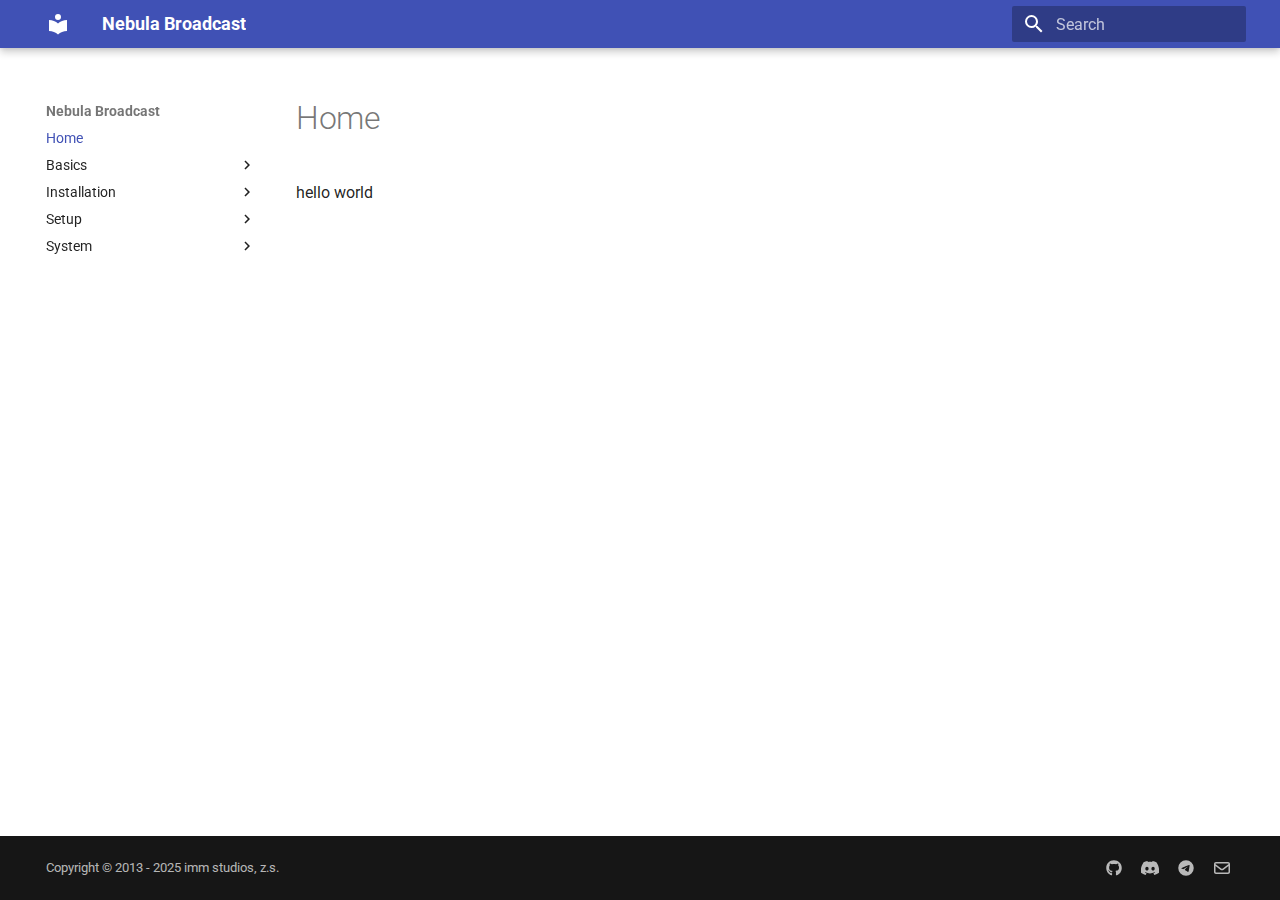
<file: index.html>
<!doctype html>
<html lang="en" class="no-js">
  <head>
    
      <meta charset="utf-8">
      <meta name="viewport" content="width=device-width,initial-scale=1">
      
      
      
      
      
        <link rel="next" href="basics/architecture/">
      
      
      <link rel="icon" href="assets/images/favicon.png">
      <meta name="generator" content="mkdocs-1.6.1, mkdocs-material-9.6.16">
    
    
      
        <title>Nebula Broadcast</title>
      
    
    
      <link rel="stylesheet" href="assets/stylesheets/main.7e37652d.min.css">
      
      


    
    
      
    
    
      
        
        
        <link rel="preconnect" href="https://fonts.gstatic.com" crossorigin>
        <link rel="stylesheet" href="https://fonts.googleapis.com/css?family=Roboto:300,300i,400,400i,700,700i%7CRoboto+Mono:400,400i,700,700i&display=fallback">
        <style>:root{--md-text-font:"Roboto";--md-code-font:"Roboto Mono"}</style>
      
    
    
      <link rel="stylesheet" href="stylesheets/main.css">
    
    <script>__md_scope=new URL(".",location),__md_hash=e=>[...e].reduce(((e,_)=>(e<<5)-e+_.charCodeAt(0)),0),__md_get=(e,_=localStorage,t=__md_scope)=>JSON.parse(_.getItem(t.pathname+"."+e)),__md_set=(e,_,t=localStorage,a=__md_scope)=>{try{t.setItem(a.pathname+"."+e,JSON.stringify(_))}catch(e){}}</script>
    
      

    
    
    
  </head>
  
  
    <body dir="ltr">
  
    
    <input class="md-toggle" data-md-toggle="drawer" type="checkbox" id="__drawer" autocomplete="off">
    <input class="md-toggle" data-md-toggle="search" type="checkbox" id="__search" autocomplete="off">
    <label class="md-overlay" for="__drawer"></label>
    <div data-md-component="skip">
      
    </div>
    <div data-md-component="announce">
      
    </div>
    
    
      

  

<header class="md-header md-header--shadow" data-md-component="header">
  <nav class="md-header__inner md-grid" aria-label="Header">
    <a href="." title="Nebula Broadcast" class="md-header__button md-logo" aria-label="Nebula Broadcast" data-md-component="logo">
      
  
  <svg xmlns="http://www.w3.org/2000/svg" viewBox="0 0 24 24"><path d="M12 8a3 3 0 0 0 3-3 3 3 0 0 0-3-3 3 3 0 0 0-3 3 3 3 0 0 0 3 3m0 3.54C9.64 9.35 6.5 8 3 8v11c3.5 0 6.64 1.35 9 3.54 2.36-2.19 5.5-3.54 9-3.54V8c-3.5 0-6.64 1.35-9 3.54"/></svg>

    </a>
    <label class="md-header__button md-icon" for="__drawer">
      
      <svg xmlns="http://www.w3.org/2000/svg" viewBox="0 0 24 24"><path d="M3 6h18v2H3zm0 5h18v2H3zm0 5h18v2H3z"/></svg>
    </label>
    <div class="md-header__title" data-md-component="header-title">
      <div class="md-header__ellipsis">
        <div class="md-header__topic">
          <span class="md-ellipsis">
            Nebula Broadcast
          </span>
        </div>
        <div class="md-header__topic" data-md-component="header-topic">
          <span class="md-ellipsis">
            
              Home
            
          </span>
        </div>
      </div>
    </div>
    
    
      <script>var palette=__md_get("__palette");if(palette&&palette.color){if("(prefers-color-scheme)"===palette.color.media){var media=matchMedia("(prefers-color-scheme: light)"),input=document.querySelector(media.matches?"[data-md-color-media='(prefers-color-scheme: light)']":"[data-md-color-media='(prefers-color-scheme: dark)']");palette.color.media=input.getAttribute("data-md-color-media"),palette.color.scheme=input.getAttribute("data-md-color-scheme"),palette.color.primary=input.getAttribute("data-md-color-primary"),palette.color.accent=input.getAttribute("data-md-color-accent")}for(var[key,value]of Object.entries(palette.color))document.body.setAttribute("data-md-color-"+key,value)}</script>
    
    
    
      
      
        <label class="md-header__button md-icon" for="__search">
          
          <svg xmlns="http://www.w3.org/2000/svg" viewBox="0 0 24 24"><path d="M9.5 3A6.5 6.5 0 0 1 16 9.5c0 1.61-.59 3.09-1.56 4.23l.27.27h.79l5 5-1.5 1.5-5-5v-.79l-.27-.27A6.52 6.52 0 0 1 9.5 16 6.5 6.5 0 0 1 3 9.5 6.5 6.5 0 0 1 9.5 3m0 2C7 5 5 7 5 9.5S7 14 9.5 14 14 12 14 9.5 12 5 9.5 5"/></svg>
        </label>
        <div class="md-search" data-md-component="search" role="dialog">
  <label class="md-search__overlay" for="__search"></label>
  <div class="md-search__inner" role="search">
    <form class="md-search__form" name="search">
      <input type="text" class="md-search__input" name="query" aria-label="Search" placeholder="Search" autocapitalize="off" autocorrect="off" autocomplete="off" spellcheck="false" data-md-component="search-query" required>
      <label class="md-search__icon md-icon" for="__search">
        
        <svg xmlns="http://www.w3.org/2000/svg" viewBox="0 0 24 24"><path d="M9.5 3A6.5 6.5 0 0 1 16 9.5c0 1.61-.59 3.09-1.56 4.23l.27.27h.79l5 5-1.5 1.5-5-5v-.79l-.27-.27A6.52 6.52 0 0 1 9.5 16 6.5 6.5 0 0 1 3 9.5 6.5 6.5 0 0 1 9.5 3m0 2C7 5 5 7 5 9.5S7 14 9.5 14 14 12 14 9.5 12 5 9.5 5"/></svg>
        
        <svg xmlns="http://www.w3.org/2000/svg" viewBox="0 0 24 24"><path d="M20 11v2H8l5.5 5.5-1.42 1.42L4.16 12l7.92-7.92L13.5 5.5 8 11z"/></svg>
      </label>
      <nav class="md-search__options" aria-label="Search">
        
        <button type="reset" class="md-search__icon md-icon" title="Clear" aria-label="Clear" tabindex="-1">
          
          <svg xmlns="http://www.w3.org/2000/svg" viewBox="0 0 24 24"><path d="M19 6.41 17.59 5 12 10.59 6.41 5 5 6.41 10.59 12 5 17.59 6.41 19 12 13.41 17.59 19 19 17.59 13.41 12z"/></svg>
        </button>
      </nav>
      
    </form>
    <div class="md-search__output">
      <div class="md-search__scrollwrap" tabindex="0" data-md-scrollfix>
        <div class="md-search-result" data-md-component="search-result">
          <div class="md-search-result__meta">
            Initializing search
          </div>
          <ol class="md-search-result__list" role="presentation"></ol>
        </div>
      </div>
    </div>
  </div>
</div>
      
    
    
  </nav>
  
</header>
    
    <div class="md-container" data-md-component="container">
      
      
        
          
        
      
      <main class="md-main" data-md-component="main">
        <div class="md-main__inner md-grid">
          
            
              
              <div class="md-sidebar md-sidebar--primary" data-md-component="sidebar" data-md-type="navigation" >
                <div class="md-sidebar__scrollwrap">
                  <div class="md-sidebar__inner">
                    



<nav class="md-nav md-nav--primary" aria-label="Navigation" data-md-level="0">
  <label class="md-nav__title" for="__drawer">
    <a href="." title="Nebula Broadcast" class="md-nav__button md-logo" aria-label="Nebula Broadcast" data-md-component="logo">
      
  
  <svg xmlns="http://www.w3.org/2000/svg" viewBox="0 0 24 24"><path d="M12 8a3 3 0 0 0 3-3 3 3 0 0 0-3-3 3 3 0 0 0-3 3 3 3 0 0 0 3 3m0 3.54C9.64 9.35 6.5 8 3 8v11c3.5 0 6.64 1.35 9 3.54 2.36-2.19 5.5-3.54 9-3.54V8c-3.5 0-6.64 1.35-9 3.54"/></svg>

    </a>
    Nebula Broadcast
  </label>
  
  <ul class="md-nav__list" data-md-scrollfix>
    
      
      
  
  
    
  
  
  
    <li class="md-nav__item md-nav__item--active">
      
      <input class="md-nav__toggle md-toggle" type="checkbox" id="__toc">
      
      
      
      <a href="." class="md-nav__link md-nav__link--active">
        
  
  
  <span class="md-ellipsis">
    Home
    
  </span>
  

      </a>
      
    </li>
  

    
      
      
  
  
  
  
    
    
    
    
    
    <li class="md-nav__item md-nav__item--nested">
      
        
        
        <input class="md-nav__toggle md-toggle " type="checkbox" id="__nav_2" >
        
          
          <label class="md-nav__link" for="__nav_2" id="__nav_2_label" tabindex="0">
            
  
  
  <span class="md-ellipsis">
    Basics
    
  </span>
  

            <span class="md-nav__icon md-icon"></span>
          </label>
        
        <nav class="md-nav" data-md-level="1" aria-labelledby="__nav_2_label" aria-expanded="false">
          <label class="md-nav__title" for="__nav_2">
            <span class="md-nav__icon md-icon"></span>
            Basics
          </label>
          <ul class="md-nav__list" data-md-scrollfix>
            
              
                
  
  
  
  
    <li class="md-nav__item">
      <a href="basics/architecture/" class="md-nav__link">
        
  
  
  <span class="md-ellipsis">
    Architecture
    
  </span>
  

      </a>
    </li>
  

              
            
              
                
  
  
  
  
    <li class="md-nav__item">
      <a href="basics/asset-management/" class="md-nav__link">
        
  
  
  <span class="md-ellipsis">
    Asset management
    
  </span>
  

      </a>
    </li>
  

              
            
              
                
  
  
  
  
    <li class="md-nav__item">
      <a href="basics/linear-broadcasting/" class="md-nav__link">
        
  
  
  <span class="md-ellipsis">
    Linear Broadcasting
    
  </span>
  

      </a>
    </li>
  

              
            
          </ul>
        </nav>
      
    </li>
  

    
      
      
  
  
  
  
    
    
    
    
    
    <li class="md-nav__item md-nav__item--nested">
      
        
        
        <input class="md-nav__toggle md-toggle " type="checkbox" id="__nav_3" >
        
          
          <label class="md-nav__link" for="__nav_3" id="__nav_3_label" tabindex="0">
            
  
  
  <span class="md-ellipsis">
    Installation
    
  </span>
  

            <span class="md-nav__icon md-icon"></span>
          </label>
        
        <nav class="md-nav" data-md-level="1" aria-labelledby="__nav_3_label" aria-expanded="false">
          <label class="md-nav__title" for="__nav_3">
            <span class="md-nav__icon md-icon"></span>
            Installation
          </label>
          <ul class="md-nav__list" data-md-scrollfix>
            
              
                
  
  
  
  
    <li class="md-nav__item">
      <a href="installation/docker/" class="md-nav__link">
        
  
  
  <span class="md-ellipsis">
    Docker based installation
    
  </span>
  

      </a>
    </li>
  

              
            
          </ul>
        </nav>
      
    </li>
  

    
      
      
  
  
  
  
    
    
    
    
    
    <li class="md-nav__item md-nav__item--nested">
      
        
        
        <input class="md-nav__toggle md-toggle " type="checkbox" id="__nav_4" >
        
          
          <label class="md-nav__link" for="__nav_4" id="__nav_4_label" tabindex="0">
            
  
  
  <span class="md-ellipsis">
    Setup
    
  </span>
  

            <span class="md-nav__icon md-icon"></span>
          </label>
        
        <nav class="md-nav" data-md-level="1" aria-labelledby="__nav_4_label" aria-expanded="false">
          <label class="md-nav__title" for="__nav_4">
            <span class="md-nav__icon md-icon"></span>
            Setup
          </label>
          <ul class="md-nav__list" data-md-scrollfix>
            
              
                
  
  
  
  
    <li class="md-nav__item">
      <a href="setup/casparcg/" class="md-nav__link">
        
  
  
  <span class="md-ellipsis">
    CasparCG playout
    
  </span>
  

      </a>
    </li>
  

              
            
              
                
  
  
  
  
    <li class="md-nav__item">
      <a href="setup/storages/" class="md-nav__link">
        
  
  
  <span class="md-ellipsis">
    Nebula storages
    
  </span>
  

      </a>
    </li>
  

              
            
          </ul>
        </nav>
      
    </li>
  

    
      
      
  
  
  
  
    
    
    
    
    
    <li class="md-nav__item md-nav__item--nested">
      
        
        
        <input class="md-nav__toggle md-toggle " type="checkbox" id="__nav_5" >
        
          
          <label class="md-nav__link" for="__nav_5" id="__nav_5_label" tabindex="0">
            
  
  
  <span class="md-ellipsis">
    System
    
  </span>
  

            <span class="md-nav__icon md-icon"></span>
          </label>
        
        <nav class="md-nav" data-md-level="1" aria-labelledby="__nav_5_label" aria-expanded="false">
          <label class="md-nav__title" for="__nav_5">
            <span class="md-nav__icon md-icon"></span>
            System
          </label>
          <ul class="md-nav__list" data-md-scrollfix>
            
              
                
  
  
  
  
    <li class="md-nav__item">
      <a href="system/importing-media/" class="md-nav__link">
        
  
  
  <span class="md-ellipsis">
    Importing media
    
  </span>
  

      </a>
    </li>
  

              
            
              
                
  
  
  
  
    <li class="md-nav__item">
      <a href="system/remote-storages/" class="md-nav__link">
        
  
  
  <span class="md-ellipsis">
    Remote storages
    
  </span>
  

      </a>
    </li>
  

              
            
          </ul>
        </nav>
      
    </li>
  

    
  </ul>
</nav>
                  </div>
                </div>
              </div>
            
            
              
              <div class="md-sidebar md-sidebar--secondary" data-md-component="sidebar" data-md-type="toc" >
                <div class="md-sidebar__scrollwrap">
                  <div class="md-sidebar__inner">
                    

<nav class="md-nav md-nav--secondary" aria-label="Table of contents">
  
  
  
  
</nav>
                  </div>
                </div>
              </div>
            
          
          
            <div class="md-content" data-md-component="content">
              <article class="md-content__inner md-typeset">
                
                  



  <h1>Home</h1>

<p>hello world</p>












                
              </article>
            </div>
          
          
<script>var target=document.getElementById(location.hash.slice(1));target&&target.name&&(target.checked=target.name.startsWith("__tabbed_"))</script>
        </div>
        
      </main>
      
        <footer class="md-footer">
  
  <div class="md-footer-meta md-typeset">
    <div class="md-footer-meta__inner md-grid">
      <div class="md-copyright">
  
    <div class="md-copyright__highlight">
      Copyright &copy; 2013 - 2025 imm studios, z.s.
    </div>
  
  
</div>
      
        <div class="md-social">
  
    
    
    
    
      
      
    
    <a href="https://github.com/nebulabroadcast" target="_blank" rel="noopener" title="github.com" class="md-social__link">
      <svg xmlns="http://www.w3.org/2000/svg" viewBox="0 0 512 512"><!--! Font Awesome Free 7.0.0 by @fontawesome - https://fontawesome.com License - https://fontawesome.com/license/free (Icons: CC BY 4.0, Fonts: SIL OFL 1.1, Code: MIT License) Copyright 2025 Fonticons, Inc.--><path fill="currentColor" d="M173.9 397.4c0 2-2.3 3.6-5.2 3.6-3.3.3-5.6-1.3-5.6-3.6 0-2 2.3-3.6 5.2-3.6 3-.3 5.6 1.3 5.6 3.6m-31.1-4.5c-.7 2 1.3 4.3 4.3 4.9 2.6 1 5.6 0 6.2-2s-1.3-4.3-4.3-5.2c-2.6-.7-5.5.3-6.2 2.3m44.2-1.7c-2.9.7-4.9 2.6-4.6 4.9.3 2 2.9 3.3 5.9 2.6 2.9-.7 4.9-2.6 4.6-4.6-.3-1.9-3-3.2-5.9-2.9M252.8 8C114.1 8 8 113.3 8 252c0 110.9 69.8 205.8 169.5 239.2 12.8 2.3 17.3-5.6 17.3-12.1 0-6.2-.3-40.4-.3-61.4 0 0-70 15-84.7-29.8 0 0-11.4-29.1-27.8-36.6 0 0-22.9-15.7 1.6-15.4 0 0 24.9 2 38.6 25.8 21.9 38.6 58.6 27.5 72.9 20.9 2.3-16 8.8-27.1 16-33.7-55.9-6.2-112.3-14.3-112.3-110.5 0-27.5 7.6-41.3 23.6-58.9-2.6-6.5-11.1-33.3 2.6-67.9 20.9-6.5 69 27 69 27 20-5.6 41.5-8.5 62.8-8.5s42.8 2.9 62.8 8.5c0 0 48.1-33.6 69-27 13.7 34.7 5.2 61.4 2.6 67.9 16 17.7 25.8 31.5 25.8 58.9 0 96.5-58.9 104.2-114.8 110.5 9.2 7.9 17 22.9 17 46.4 0 33.7-.3 75.4-.3 83.6 0 6.5 4.6 14.4 17.3 12.1C436.2 457.8 504 362.9 504 252 504 113.3 391.5 8 252.8 8M105.2 352.9c-1.3 1-1 3.3.7 5.2 1.6 1.6 3.9 2.3 5.2 1 1.3-1 1-3.3-.7-5.2-1.6-1.6-3.9-2.3-5.2-1m-10.8-8.1c-.7 1.3.3 2.9 2.3 3.9 1.6 1 3.6.7 4.3-.7.7-1.3-.3-2.9-2.3-3.9-2-.6-3.6-.3-4.3.7m32.4 35.6c-1.6 1.3-1 4.3 1.3 6.2 2.3 2.3 5.2 2.6 6.5 1 1.3-1.3.7-4.3-1.3-6.2-2.2-2.3-5.2-2.6-6.5-1m-11.4-14.7c-1.6 1-1.6 3.6 0 5.9s4.3 3.3 5.6 2.3c1.6-1.3 1.6-3.9 0-6.2-1.4-2.3-4-3.3-5.6-2"/></svg>
    </a>
  
    
    
    
    
      
      
    
    <a href="https://discord.gg/3UxJ4WKfy9" target="_blank" rel="noopener" title="discord.gg" class="md-social__link">
      <svg xmlns="http://www.w3.org/2000/svg" viewBox="0 0 576 512"><!--! Font Awesome Free 7.0.0 by @fontawesome - https://fontawesome.com License - https://fontawesome.com/license/free (Icons: CC BY 4.0, Fonts: SIL OFL 1.1, Code: MIT License) Copyright 2025 Fonticons, Inc.--><path fill="currentColor" d="M492.5 69.8c-.2-.3-.4-.6-.8-.7-38.1-17.5-78.4-30-119.7-37.1-.4-.1-.8 0-1.1.1s-.6.4-.8.8c-5.5 9.9-10.5 20.2-14.9 30.6-44.6-6.8-89.9-6.8-134.4 0-4.5-10.5-9.5-20.7-15.1-30.6-.2-.3-.5-.6-.8-.8s-.7-.2-1.1-.2C162.5 39 122.2 51.5 84.1 69c-.3.1-.6.4-.8.7C7.1 183.5-13.8 294.6-3.6 404.2c0 .3.1.5.2.8s.3.4.5.6c44.4 32.9 94 58 146.8 74.2.4.1.8.1 1.1 0s.7-.4.9-.7c11.3-15.4 21.4-31.8 30-48.8.1-.2.2-.5.2-.8s0-.5-.1-.8-.2-.5-.4-.6-.4-.3-.7-.4c-15.8-6.1-31.2-13.4-45.9-21.9-.3-.2-.5-.4-.7-.6s-.3-.6-.3-.9 0-.6.2-.9.3-.5.6-.7c3.1-2.3 6.2-4.7 9.1-7.1.3-.2.6-.4.9-.4s.7 0 1 .1c96.2 43.9 200.4 43.9 295.5 0 .3-.1.7-.2 1-.2s.7.2.9.4c2.9 2.4 6 4.9 9.1 7.2.2.2.4.4.6.7s.2.6.2.9-.1.6-.3.9-.4.5-.6.6c-14.7 8.6-30 15.9-45.9 21.8-.2.1-.5.2-.7.4s-.3.4-.4.7-.1.5-.1.8.1.5.2.8c8.8 17 18.8 33.3 30 48.8.2.3.6.6.9.7s.8.1 1.1 0c52.9-16.2 102.6-41.3 147.1-74.2.2-.2.4-.4.5-.6s.2-.5.2-.8c12.3-126.8-20.5-236.9-86.9-334.5zm-302 267.7c-29 0-52.8-26.6-52.8-59.2s23.4-59.2 52.8-59.2c29.7 0 53.3 26.8 52.8 59.2 0 32.7-23.4 59.2-52.8 59.2m195.4 0c-29 0-52.8-26.6-52.8-59.2s23.4-59.2 52.8-59.2c29.7 0 53.3 26.8 52.8 59.2 0 32.7-23.2 59.2-52.8 59.2"/></svg>
    </a>
  
    
    
    
    
      
      
    
    <a href="https://t.me/nebulabroadcast" target="_blank" rel="noopener" title="t.me" class="md-social__link">
      <svg xmlns="http://www.w3.org/2000/svg" viewBox="0 0 512 512"><!--! Font Awesome Free 7.0.0 by @fontawesome - https://fontawesome.com License - https://fontawesome.com/license/free (Icons: CC BY 4.0, Fonts: SIL OFL 1.1, Code: MIT License) Copyright 2025 Fonticons, Inc.--><path fill="currentColor" d="M256 8a248 248 0 1 0 0 496 248 248 0 1 0 0-496m115 168.7c-3.7 39.2-19.9 134.4-28.1 178.3-3.5 18.6-10.3 24.8-16.9 25.4-14.4 1.3-25.3-9.5-39.3-18.7-21.8-14.3-34.2-23.2-55.3-37.2-24.5-16.1-8.6-25 5.3-39.5 3.7-3.8 67.1-61.5 68.3-66.7.2-.7.3-3.1-1.2-4.4s-3.6-.8-5.1-.5c-2.2.5-37.1 23.5-104.6 69.1-9.9 6.8-18.9 10.1-26.9 9.9-8.9-.2-25.9-5-38.6-9.1-15.5-5-27.9-7.7-26.8-16.3.6-4.5 6.7-9 18.4-13.7 72.3-31.5 120.5-52.3 144.6-62.3 68.9-28.6 83.2-33.6 92.5-33.8 2.1 0 6.6.5 9.6 2.9 2 1.7 3.2 4.1 3.5 6.7.5 3.2.6 6.5.4 9.8z"/></svg>
    </a>
  
    
    
    
    
    <a href="mailto:info@nebulabroadcast.com" target="_blank" rel="noopener" title="" class="md-social__link">
      <svg xmlns="http://www.w3.org/2000/svg" viewBox="0 0 512 512"><!--! Font Awesome Free 7.0.0 by @fontawesome - https://fontawesome.com License - https://fontawesome.com/license/free (Icons: CC BY 4.0, Fonts: SIL OFL 1.1, Code: MIT License) Copyright 2025 Fonticons, Inc.--><path fill="currentColor" d="M61.4 64C27.5 64 0 91.5 0 125.4c0 .9 0 1.7.1 2.6H0v256c0 35.3 28.7 64 64 64h384c35.3 0 64-28.7 64-64V128h-.1c0-.9.1-1.7.1-2.6 0-33.9-27.5-61.4-61.4-61.4zM464 192.3V384c0 8.8-7.2 16-16 16H64c-8.8 0-16-7.2-16-16V192.3l154.8 117.4c31.4 23.9 74.9 23.9 106.4 0zM48 125.4c0-7.4 6-13.4 13.4-13.4h389.2c7.4 0 13.4 6 13.4 13.4 0 4.2-2 8.2-5.3 10.7L280.2 271.5c-14.3 10.8-34.1 10.8-48.4 0L53.3 136.1c-3.3-2.5-5.3-6.5-5.3-10.7"/></svg>
    </a>
  
</div>
      
    </div>
  </div>
</footer>
      
    </div>
    <div class="md-dialog" data-md-component="dialog">
      <div class="md-dialog__inner md-typeset"></div>
    </div>
    
    
    
      
      <script id="__config" type="application/json">{"base": ".", "features": [], "search": "assets/javascripts/workers/search.d50fe291.min.js", "tags": null, "translations": {"clipboard.copied": "Copied to clipboard", "clipboard.copy": "Copy to clipboard", "search.result.more.one": "1 more on this page", "search.result.more.other": "# more on this page", "search.result.none": "No matching documents", "search.result.one": "1 matching document", "search.result.other": "# matching documents", "search.result.placeholder": "Type to start searching", "search.result.term.missing": "Missing", "select.version": "Select version"}, "version": null}</script>
    
    
      <script src="assets/javascripts/bundle.50899def.min.js"></script>
      
    
  </body>
</html>
</file>
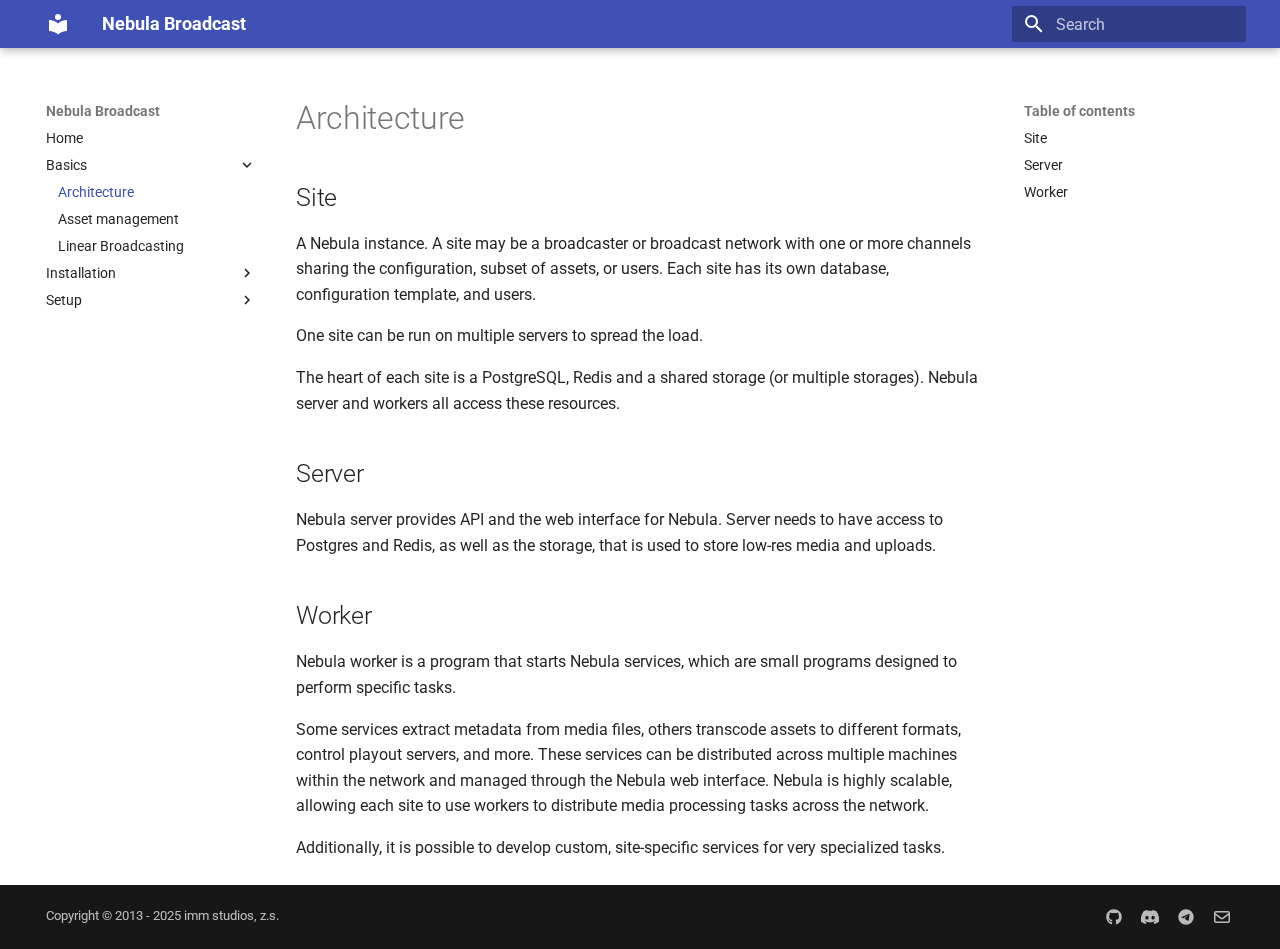
<file: basics/architecture/index.html>
<!doctype html>
<html lang="en" class="no-js">
  <head>
    
      <meta charset="utf-8">
      <meta name="viewport" content="width=device-width,initial-scale=1">
      
      
      
      
        <link rel="prev" href="../..">
      
      
        <link rel="next" href="../asset-management/">
      
      
      <link rel="icon" href="../../assets/images/favicon.png">
      <meta name="generator" content="mkdocs-1.6.1, mkdocs-material-9.6.16">
    
    
      
        <title>Architecture - Nebula Broadcast</title>
      
    
    
      <link rel="stylesheet" href="../../assets/stylesheets/main.7e37652d.min.css">
      
      


    
    
      
    
    
      
        
        
        <link rel="preconnect" href="https://fonts.gstatic.com" crossorigin>
        <link rel="stylesheet" href="https://fonts.googleapis.com/css?family=Roboto:300,300i,400,400i,700,700i%7CRoboto+Mono:400,400i,700,700i&display=fallback">
        <style>:root{--md-text-font:"Roboto";--md-code-font:"Roboto Mono"}</style>
      
    
    
      <link rel="stylesheet" href="../../stylesheets/main.css">
    
    <script>__md_scope=new URL("../..",location),__md_hash=e=>[...e].reduce(((e,_)=>(e<<5)-e+_.charCodeAt(0)),0),__md_get=(e,_=localStorage,t=__md_scope)=>JSON.parse(_.getItem(t.pathname+"."+e)),__md_set=(e,_,t=localStorage,a=__md_scope)=>{try{t.setItem(a.pathname+"."+e,JSON.stringify(_))}catch(e){}}</script>
    
      

    
    
    
  </head>
  
  
    <body dir="ltr">
  
    
    <input class="md-toggle" data-md-toggle="drawer" type="checkbox" id="__drawer" autocomplete="off">
    <input class="md-toggle" data-md-toggle="search" type="checkbox" id="__search" autocomplete="off">
    <label class="md-overlay" for="__drawer"></label>
    <div data-md-component="skip">
      
        
        <a href="#architecture" class="md-skip">
          Skip to content
        </a>
      
    </div>
    <div data-md-component="announce">
      
    </div>
    
    
      

  

<header class="md-header md-header--shadow" data-md-component="header">
  <nav class="md-header__inner md-grid" aria-label="Header">
    <a href="../.." title="Nebula Broadcast" class="md-header__button md-logo" aria-label="Nebula Broadcast" data-md-component="logo">
      
  
  <svg xmlns="http://www.w3.org/2000/svg" viewBox="0 0 24 24"><path d="M12 8a3 3 0 0 0 3-3 3 3 0 0 0-3-3 3 3 0 0 0-3 3 3 3 0 0 0 3 3m0 3.54C9.64 9.35 6.5 8 3 8v11c3.5 0 6.64 1.35 9 3.54 2.36-2.19 5.5-3.54 9-3.54V8c-3.5 0-6.64 1.35-9 3.54"/></svg>

    </a>
    <label class="md-header__button md-icon" for="__drawer">
      
      <svg xmlns="http://www.w3.org/2000/svg" viewBox="0 0 24 24"><path d="M3 6h18v2H3zm0 5h18v2H3zm0 5h18v2H3z"/></svg>
    </label>
    <div class="md-header__title" data-md-component="header-title">
      <div class="md-header__ellipsis">
        <div class="md-header__topic">
          <span class="md-ellipsis">
            Nebula Broadcast
          </span>
        </div>
        <div class="md-header__topic" data-md-component="header-topic">
          <span class="md-ellipsis">
            
              Architecture
            
          </span>
        </div>
      </div>
    </div>
    
    
      <script>var palette=__md_get("__palette");if(palette&&palette.color){if("(prefers-color-scheme)"===palette.color.media){var media=matchMedia("(prefers-color-scheme: light)"),input=document.querySelector(media.matches?"[data-md-color-media='(prefers-color-scheme: light)']":"[data-md-color-media='(prefers-color-scheme: dark)']");palette.color.media=input.getAttribute("data-md-color-media"),palette.color.scheme=input.getAttribute("data-md-color-scheme"),palette.color.primary=input.getAttribute("data-md-color-primary"),palette.color.accent=input.getAttribute("data-md-color-accent")}for(var[key,value]of Object.entries(palette.color))document.body.setAttribute("data-md-color-"+key,value)}</script>
    
    
    
      
      
        <label class="md-header__button md-icon" for="__search">
          
          <svg xmlns="http://www.w3.org/2000/svg" viewBox="0 0 24 24"><path d="M9.5 3A6.5 6.5 0 0 1 16 9.5c0 1.61-.59 3.09-1.56 4.23l.27.27h.79l5 5-1.5 1.5-5-5v-.79l-.27-.27A6.52 6.52 0 0 1 9.5 16 6.5 6.5 0 0 1 3 9.5 6.5 6.5 0 0 1 9.5 3m0 2C7 5 5 7 5 9.5S7 14 9.5 14 14 12 14 9.5 12 5 9.5 5"/></svg>
        </label>
        <div class="md-search" data-md-component="search" role="dialog">
  <label class="md-search__overlay" for="__search"></label>
  <div class="md-search__inner" role="search">
    <form class="md-search__form" name="search">
      <input type="text" class="md-search__input" name="query" aria-label="Search" placeholder="Search" autocapitalize="off" autocorrect="off" autocomplete="off" spellcheck="false" data-md-component="search-query" required>
      <label class="md-search__icon md-icon" for="__search">
        
        <svg xmlns="http://www.w3.org/2000/svg" viewBox="0 0 24 24"><path d="M9.5 3A6.5 6.5 0 0 1 16 9.5c0 1.61-.59 3.09-1.56 4.23l.27.27h.79l5 5-1.5 1.5-5-5v-.79l-.27-.27A6.52 6.52 0 0 1 9.5 16 6.5 6.5 0 0 1 3 9.5 6.5 6.5 0 0 1 9.5 3m0 2C7 5 5 7 5 9.5S7 14 9.5 14 14 12 14 9.5 12 5 9.5 5"/></svg>
        
        <svg xmlns="http://www.w3.org/2000/svg" viewBox="0 0 24 24"><path d="M20 11v2H8l5.5 5.5-1.42 1.42L4.16 12l7.92-7.92L13.5 5.5 8 11z"/></svg>
      </label>
      <nav class="md-search__options" aria-label="Search">
        
        <button type="reset" class="md-search__icon md-icon" title="Clear" aria-label="Clear" tabindex="-1">
          
          <svg xmlns="http://www.w3.org/2000/svg" viewBox="0 0 24 24"><path d="M19 6.41 17.59 5 12 10.59 6.41 5 5 6.41 10.59 12 5 17.59 6.41 19 12 13.41 17.59 19 19 17.59 13.41 12z"/></svg>
        </button>
      </nav>
      
    </form>
    <div class="md-search__output">
      <div class="md-search__scrollwrap" tabindex="0" data-md-scrollfix>
        <div class="md-search-result" data-md-component="search-result">
          <div class="md-search-result__meta">
            Initializing search
          </div>
          <ol class="md-search-result__list" role="presentation"></ol>
        </div>
      </div>
    </div>
  </div>
</div>
      
    
    
  </nav>
  
</header>
    
    <div class="md-container" data-md-component="container">
      
      
        
          
        
      
      <main class="md-main" data-md-component="main">
        <div class="md-main__inner md-grid">
          
            
              
              <div class="md-sidebar md-sidebar--primary" data-md-component="sidebar" data-md-type="navigation" >
                <div class="md-sidebar__scrollwrap">
                  <div class="md-sidebar__inner">
                    



<nav class="md-nav md-nav--primary" aria-label="Navigation" data-md-level="0">
  <label class="md-nav__title" for="__drawer">
    <a href="../.." title="Nebula Broadcast" class="md-nav__button md-logo" aria-label="Nebula Broadcast" data-md-component="logo">
      
  
  <svg xmlns="http://www.w3.org/2000/svg" viewBox="0 0 24 24"><path d="M12 8a3 3 0 0 0 3-3 3 3 0 0 0-3-3 3 3 0 0 0-3 3 3 3 0 0 0 3 3m0 3.54C9.64 9.35 6.5 8 3 8v11c3.5 0 6.64 1.35 9 3.54 2.36-2.19 5.5-3.54 9-3.54V8c-3.5 0-6.64 1.35-9 3.54"/></svg>

    </a>
    Nebula Broadcast
  </label>
  
  <ul class="md-nav__list" data-md-scrollfix>
    
      
      
  
  
  
  
    <li class="md-nav__item">
      <a href="../.." class="md-nav__link">
        
  
  
  <span class="md-ellipsis">
    Home
    
  </span>
  

      </a>
    </li>
  

    
      
      
  
  
    
  
  
  
    
    
    
    
    
    <li class="md-nav__item md-nav__item--active md-nav__item--nested">
      
        
        
        <input class="md-nav__toggle md-toggle " type="checkbox" id="__nav_2" checked>
        
          
          <label class="md-nav__link" for="__nav_2" id="__nav_2_label" tabindex="0">
            
  
  
  <span class="md-ellipsis">
    Basics
    
  </span>
  

            <span class="md-nav__icon md-icon"></span>
          </label>
        
        <nav class="md-nav" data-md-level="1" aria-labelledby="__nav_2_label" aria-expanded="true">
          <label class="md-nav__title" for="__nav_2">
            <span class="md-nav__icon md-icon"></span>
            Basics
          </label>
          <ul class="md-nav__list" data-md-scrollfix>
            
              
                
  
  
    
  
  
  
    <li class="md-nav__item md-nav__item--active">
      
      <input class="md-nav__toggle md-toggle" type="checkbox" id="__toc">
      
      
        
      
      
        <label class="md-nav__link md-nav__link--active" for="__toc">
          
  
  
  <span class="md-ellipsis">
    Architecture
    
  </span>
  

          <span class="md-nav__icon md-icon"></span>
        </label>
      
      <a href="./" class="md-nav__link md-nav__link--active">
        
  
  
  <span class="md-ellipsis">
    Architecture
    
  </span>
  

      </a>
      
        

<nav class="md-nav md-nav--secondary" aria-label="Table of contents">
  
  
  
    
  
  
    <label class="md-nav__title" for="__toc">
      <span class="md-nav__icon md-icon"></span>
      Table of contents
    </label>
    <ul class="md-nav__list" data-md-component="toc" data-md-scrollfix>
      
        <li class="md-nav__item">
  <a href="#site" class="md-nav__link">
    <span class="md-ellipsis">
      Site
    </span>
  </a>
  
</li>
      
        <li class="md-nav__item">
  <a href="#server" class="md-nav__link">
    <span class="md-ellipsis">
      Server
    </span>
  </a>
  
</li>
      
        <li class="md-nav__item">
  <a href="#worker" class="md-nav__link">
    <span class="md-ellipsis">
      Worker
    </span>
  </a>
  
</li>
      
    </ul>
  
</nav>
      
    </li>
  

              
            
              
                
  
  
  
  
    <li class="md-nav__item">
      <a href="../asset-management/" class="md-nav__link">
        
  
  
  <span class="md-ellipsis">
    Asset management
    
  </span>
  

      </a>
    </li>
  

              
            
              
                
  
  
  
  
    <li class="md-nav__item">
      <a href="../linear-broadcasting/" class="md-nav__link">
        
  
  
  <span class="md-ellipsis">
    Linear Broadcasting
    
  </span>
  

      </a>
    </li>
  

              
            
          </ul>
        </nav>
      
    </li>
  

    
      
      
  
  
  
  
    
    
    
    
    
    <li class="md-nav__item md-nav__item--nested">
      
        
        
        <input class="md-nav__toggle md-toggle " type="checkbox" id="__nav_3" >
        
          
          <label class="md-nav__link" for="__nav_3" id="__nav_3_label" tabindex="0">
            
  
  
  <span class="md-ellipsis">
    Installation
    
  </span>
  

            <span class="md-nav__icon md-icon"></span>
          </label>
        
        <nav class="md-nav" data-md-level="1" aria-labelledby="__nav_3_label" aria-expanded="false">
          <label class="md-nav__title" for="__nav_3">
            <span class="md-nav__icon md-icon"></span>
            Installation
          </label>
          <ul class="md-nav__list" data-md-scrollfix>
            
              
                
  
  
  
  
    <li class="md-nav__item">
      <a href="../../installation/docker/" class="md-nav__link">
        
  
  
  <span class="md-ellipsis">
    Docker based installation
    
  </span>
  

      </a>
    </li>
  

              
            
          </ul>
        </nav>
      
    </li>
  

    
      
      
  
  
  
  
    
    
    
    
    
    <li class="md-nav__item md-nav__item--nested">
      
        
        
        <input class="md-nav__toggle md-toggle " type="checkbox" id="__nav_4" >
        
          
          <label class="md-nav__link" for="__nav_4" id="__nav_4_label" tabindex="0">
            
  
  
  <span class="md-ellipsis">
    Setup
    
  </span>
  

            <span class="md-nav__icon md-icon"></span>
          </label>
        
        <nav class="md-nav" data-md-level="1" aria-labelledby="__nav_4_label" aria-expanded="false">
          <label class="md-nav__title" for="__nav_4">
            <span class="md-nav__icon md-icon"></span>
            Setup
          </label>
          <ul class="md-nav__list" data-md-scrollfix>
            
              
                
  
  
  
  
    <li class="md-nav__item">
      <a href="../../setup/casparcg/" class="md-nav__link">
        
  
  
  <span class="md-ellipsis">
    CasparCG playout
    
  </span>
  

      </a>
    </li>
  

              
            
              
                
  
  
  
  
    <li class="md-nav__item">
      <a href="../../setup/storages/" class="md-nav__link">
        
  
  
  <span class="md-ellipsis">
    Nebula storages
    
  </span>
  

      </a>
    </li>
  

              
            
              
                
  
  
  
  
    <li class="md-nav__item">
      <a href="../../setup/watchfolders/" class="md-nav__link">
        
  
  
  <span class="md-ellipsis">
    Watch folders
    
  </span>
  

      </a>
    </li>
  

              
            
          </ul>
        </nav>
      
    </li>
  

    
  </ul>
</nav>
                  </div>
                </div>
              </div>
            
            
              
              <div class="md-sidebar md-sidebar--secondary" data-md-component="sidebar" data-md-type="toc" >
                <div class="md-sidebar__scrollwrap">
                  <div class="md-sidebar__inner">
                    

<nav class="md-nav md-nav--secondary" aria-label="Table of contents">
  
  
  
    
  
  
    <label class="md-nav__title" for="__toc">
      <span class="md-nav__icon md-icon"></span>
      Table of contents
    </label>
    <ul class="md-nav__list" data-md-component="toc" data-md-scrollfix>
      
        <li class="md-nav__item">
  <a href="#site" class="md-nav__link">
    <span class="md-ellipsis">
      Site
    </span>
  </a>
  
</li>
      
        <li class="md-nav__item">
  <a href="#server" class="md-nav__link">
    <span class="md-ellipsis">
      Server
    </span>
  </a>
  
</li>
      
        <li class="md-nav__item">
  <a href="#worker" class="md-nav__link">
    <span class="md-ellipsis">
      Worker
    </span>
  </a>
  
</li>
      
    </ul>
  
</nav>
                  </div>
                </div>
              </div>
            
          
          
            <div class="md-content" data-md-component="content">
              <article class="md-content__inner md-typeset">
                
                  



<h1 id="architecture">Architecture</h1>
<h2 id="site">Site</h2>
<p>A Nebula instance. A site may be a broadcaster or broadcast network with one or more channels sharing the configuration,
subset of assets, or users. Each site has its own database, configuration template, and users.</p>
<p>One site can be run on multiple servers to spread the load.</p>
<p>The heart of each site is a PostgreSQL, Redis and a shared storage (or multiple storages).
Nebula server and workers all access these resources.</p>
<h2 id="server">Server</h2>
<p>Nebula server provides API and the web interface for Nebula. Server needs to have access to Postgres and Redis, as well as the storage,
that is used to store low-res media and uploads.</p>
<h2 id="worker">Worker</h2>
<p>Nebula worker is a program that starts Nebula services, which are small programs designed to perform specific tasks.</p>
<p>Some services extract metadata from media files, others transcode assets to different formats, control playout servers, and more.
These services can be distributed across multiple machines within the network and managed through the Nebula web interface.
Nebula is highly scalable, allowing each site to use workers to distribute media processing tasks across the network.</p>
<p>Additionally, it is possible to develop custom, site-specific services for very specialized tasks.</p>












                
              </article>
            </div>
          
          
<script>var target=document.getElementById(location.hash.slice(1));target&&target.name&&(target.checked=target.name.startsWith("__tabbed_"))</script>
        </div>
        
      </main>
      
        <footer class="md-footer">
  
  <div class="md-footer-meta md-typeset">
    <div class="md-footer-meta__inner md-grid">
      <div class="md-copyright">
  
    <div class="md-copyright__highlight">
      Copyright &copy; 2013 - 2025 imm studios, z.s.
    </div>
  
  
</div>
      
        <div class="md-social">
  
    
    
    
    
      
      
    
    <a href="https://github.com/nebulabroadcast" target="_blank" rel="noopener" title="github.com" class="md-social__link">
      <svg xmlns="http://www.w3.org/2000/svg" viewBox="0 0 512 512"><!--! Font Awesome Free 7.0.0 by @fontawesome - https://fontawesome.com License - https://fontawesome.com/license/free (Icons: CC BY 4.0, Fonts: SIL OFL 1.1, Code: MIT License) Copyright 2025 Fonticons, Inc.--><path fill="currentColor" d="M173.9 397.4c0 2-2.3 3.6-5.2 3.6-3.3.3-5.6-1.3-5.6-3.6 0-2 2.3-3.6 5.2-3.6 3-.3 5.6 1.3 5.6 3.6m-31.1-4.5c-.7 2 1.3 4.3 4.3 4.9 2.6 1 5.6 0 6.2-2s-1.3-4.3-4.3-5.2c-2.6-.7-5.5.3-6.2 2.3m44.2-1.7c-2.9.7-4.9 2.6-4.6 4.9.3 2 2.9 3.3 5.9 2.6 2.9-.7 4.9-2.6 4.6-4.6-.3-1.9-3-3.2-5.9-2.9M252.8 8C114.1 8 8 113.3 8 252c0 110.9 69.8 205.8 169.5 239.2 12.8 2.3 17.3-5.6 17.3-12.1 0-6.2-.3-40.4-.3-61.4 0 0-70 15-84.7-29.8 0 0-11.4-29.1-27.8-36.6 0 0-22.9-15.7 1.6-15.4 0 0 24.9 2 38.6 25.8 21.9 38.6 58.6 27.5 72.9 20.9 2.3-16 8.8-27.1 16-33.7-55.9-6.2-112.3-14.3-112.3-110.5 0-27.5 7.6-41.3 23.6-58.9-2.6-6.5-11.1-33.3 2.6-67.9 20.9-6.5 69 27 69 27 20-5.6 41.5-8.5 62.8-8.5s42.8 2.9 62.8 8.5c0 0 48.1-33.6 69-27 13.7 34.7 5.2 61.4 2.6 67.9 16 17.7 25.8 31.5 25.8 58.9 0 96.5-58.9 104.2-114.8 110.5 9.2 7.9 17 22.9 17 46.4 0 33.7-.3 75.4-.3 83.6 0 6.5 4.6 14.4 17.3 12.1C436.2 457.8 504 362.9 504 252 504 113.3 391.5 8 252.8 8M105.2 352.9c-1.3 1-1 3.3.7 5.2 1.6 1.6 3.9 2.3 5.2 1 1.3-1 1-3.3-.7-5.2-1.6-1.6-3.9-2.3-5.2-1m-10.8-8.1c-.7 1.3.3 2.9 2.3 3.9 1.6 1 3.6.7 4.3-.7.7-1.3-.3-2.9-2.3-3.9-2-.6-3.6-.3-4.3.7m32.4 35.6c-1.6 1.3-1 4.3 1.3 6.2 2.3 2.3 5.2 2.6 6.5 1 1.3-1.3.7-4.3-1.3-6.2-2.2-2.3-5.2-2.6-6.5-1m-11.4-14.7c-1.6 1-1.6 3.6 0 5.9s4.3 3.3 5.6 2.3c1.6-1.3 1.6-3.9 0-6.2-1.4-2.3-4-3.3-5.6-2"/></svg>
    </a>
  
    
    
    
    
      
      
    
    <a href="https://discord.gg/3UxJ4WKfy9" target="_blank" rel="noopener" title="discord.gg" class="md-social__link">
      <svg xmlns="http://www.w3.org/2000/svg" viewBox="0 0 576 512"><!--! Font Awesome Free 7.0.0 by @fontawesome - https://fontawesome.com License - https://fontawesome.com/license/free (Icons: CC BY 4.0, Fonts: SIL OFL 1.1, Code: MIT License) Copyright 2025 Fonticons, Inc.--><path fill="currentColor" d="M492.5 69.8c-.2-.3-.4-.6-.8-.7-38.1-17.5-78.4-30-119.7-37.1-.4-.1-.8 0-1.1.1s-.6.4-.8.8c-5.5 9.9-10.5 20.2-14.9 30.6-44.6-6.8-89.9-6.8-134.4 0-4.5-10.5-9.5-20.7-15.1-30.6-.2-.3-.5-.6-.8-.8s-.7-.2-1.1-.2C162.5 39 122.2 51.5 84.1 69c-.3.1-.6.4-.8.7C7.1 183.5-13.8 294.6-3.6 404.2c0 .3.1.5.2.8s.3.4.5.6c44.4 32.9 94 58 146.8 74.2.4.1.8.1 1.1 0s.7-.4.9-.7c11.3-15.4 21.4-31.8 30-48.8.1-.2.2-.5.2-.8s0-.5-.1-.8-.2-.5-.4-.6-.4-.3-.7-.4c-15.8-6.1-31.2-13.4-45.9-21.9-.3-.2-.5-.4-.7-.6s-.3-.6-.3-.9 0-.6.2-.9.3-.5.6-.7c3.1-2.3 6.2-4.7 9.1-7.1.3-.2.6-.4.9-.4s.7 0 1 .1c96.2 43.9 200.4 43.9 295.5 0 .3-.1.7-.2 1-.2s.7.2.9.4c2.9 2.4 6 4.9 9.1 7.2.2.2.4.4.6.7s.2.6.2.9-.1.6-.3.9-.4.5-.6.6c-14.7 8.6-30 15.9-45.9 21.8-.2.1-.5.2-.7.4s-.3.4-.4.7-.1.5-.1.8.1.5.2.8c8.8 17 18.8 33.3 30 48.8.2.3.6.6.9.7s.8.1 1.1 0c52.9-16.2 102.6-41.3 147.1-74.2.2-.2.4-.4.5-.6s.2-.5.2-.8c12.3-126.8-20.5-236.9-86.9-334.5zm-302 267.7c-29 0-52.8-26.6-52.8-59.2s23.4-59.2 52.8-59.2c29.7 0 53.3 26.8 52.8 59.2 0 32.7-23.4 59.2-52.8 59.2m195.4 0c-29 0-52.8-26.6-52.8-59.2s23.4-59.2 52.8-59.2c29.7 0 53.3 26.8 52.8 59.2 0 32.7-23.2 59.2-52.8 59.2"/></svg>
    </a>
  
    
    
    
    
      
      
    
    <a href="https://t.me/nebulabroadcast" target="_blank" rel="noopener" title="t.me" class="md-social__link">
      <svg xmlns="http://www.w3.org/2000/svg" viewBox="0 0 512 512"><!--! Font Awesome Free 7.0.0 by @fontawesome - https://fontawesome.com License - https://fontawesome.com/license/free (Icons: CC BY 4.0, Fonts: SIL OFL 1.1, Code: MIT License) Copyright 2025 Fonticons, Inc.--><path fill="currentColor" d="M256 8a248 248 0 1 0 0 496 248 248 0 1 0 0-496m115 168.7c-3.7 39.2-19.9 134.4-28.1 178.3-3.5 18.6-10.3 24.8-16.9 25.4-14.4 1.3-25.3-9.5-39.3-18.7-21.8-14.3-34.2-23.2-55.3-37.2-24.5-16.1-8.6-25 5.3-39.5 3.7-3.8 67.1-61.5 68.3-66.7.2-.7.3-3.1-1.2-4.4s-3.6-.8-5.1-.5c-2.2.5-37.1 23.5-104.6 69.1-9.9 6.8-18.9 10.1-26.9 9.9-8.9-.2-25.9-5-38.6-9.1-15.5-5-27.9-7.7-26.8-16.3.6-4.5 6.7-9 18.4-13.7 72.3-31.5 120.5-52.3 144.6-62.3 68.9-28.6 83.2-33.6 92.5-33.8 2.1 0 6.6.5 9.6 2.9 2 1.7 3.2 4.1 3.5 6.7.5 3.2.6 6.5.4 9.8z"/></svg>
    </a>
  
    
    
    
    
    <a href="mailto:info@nebulabroadcast.com" target="_blank" rel="noopener" title="" class="md-social__link">
      <svg xmlns="http://www.w3.org/2000/svg" viewBox="0 0 512 512"><!--! Font Awesome Free 7.0.0 by @fontawesome - https://fontawesome.com License - https://fontawesome.com/license/free (Icons: CC BY 4.0, Fonts: SIL OFL 1.1, Code: MIT License) Copyright 2025 Fonticons, Inc.--><path fill="currentColor" d="M61.4 64C27.5 64 0 91.5 0 125.4c0 .9 0 1.7.1 2.6H0v256c0 35.3 28.7 64 64 64h384c35.3 0 64-28.7 64-64V128h-.1c0-.9.1-1.7.1-2.6 0-33.9-27.5-61.4-61.4-61.4zM464 192.3V384c0 8.8-7.2 16-16 16H64c-8.8 0-16-7.2-16-16V192.3l154.8 117.4c31.4 23.9 74.9 23.9 106.4 0zM48 125.4c0-7.4 6-13.4 13.4-13.4h389.2c7.4 0 13.4 6 13.4 13.4 0 4.2-2 8.2-5.3 10.7L280.2 271.5c-14.3 10.8-34.1 10.8-48.4 0L53.3 136.1c-3.3-2.5-5.3-6.5-5.3-10.7"/></svg>
    </a>
  
</div>
      
    </div>
  </div>
</footer>
      
    </div>
    <div class="md-dialog" data-md-component="dialog">
      <div class="md-dialog__inner md-typeset"></div>
    </div>
    
    
    
      
      <script id="__config" type="application/json">{"base": "../..", "features": [], "search": "../../assets/javascripts/workers/search.d50fe291.min.js", "tags": null, "translations": {"clipboard.copied": "Copied to clipboard", "clipboard.copy": "Copy to clipboard", "search.result.more.one": "1 more on this page", "search.result.more.other": "# more on this page", "search.result.none": "No matching documents", "search.result.one": "1 matching document", "search.result.other": "# matching documents", "search.result.placeholder": "Type to start searching", "search.result.term.missing": "Missing", "select.version": "Select version"}, "version": null}</script>
    
    
      <script src="../../assets/javascripts/bundle.50899def.min.js"></script>
      
    
  </body>
</html>
</file>
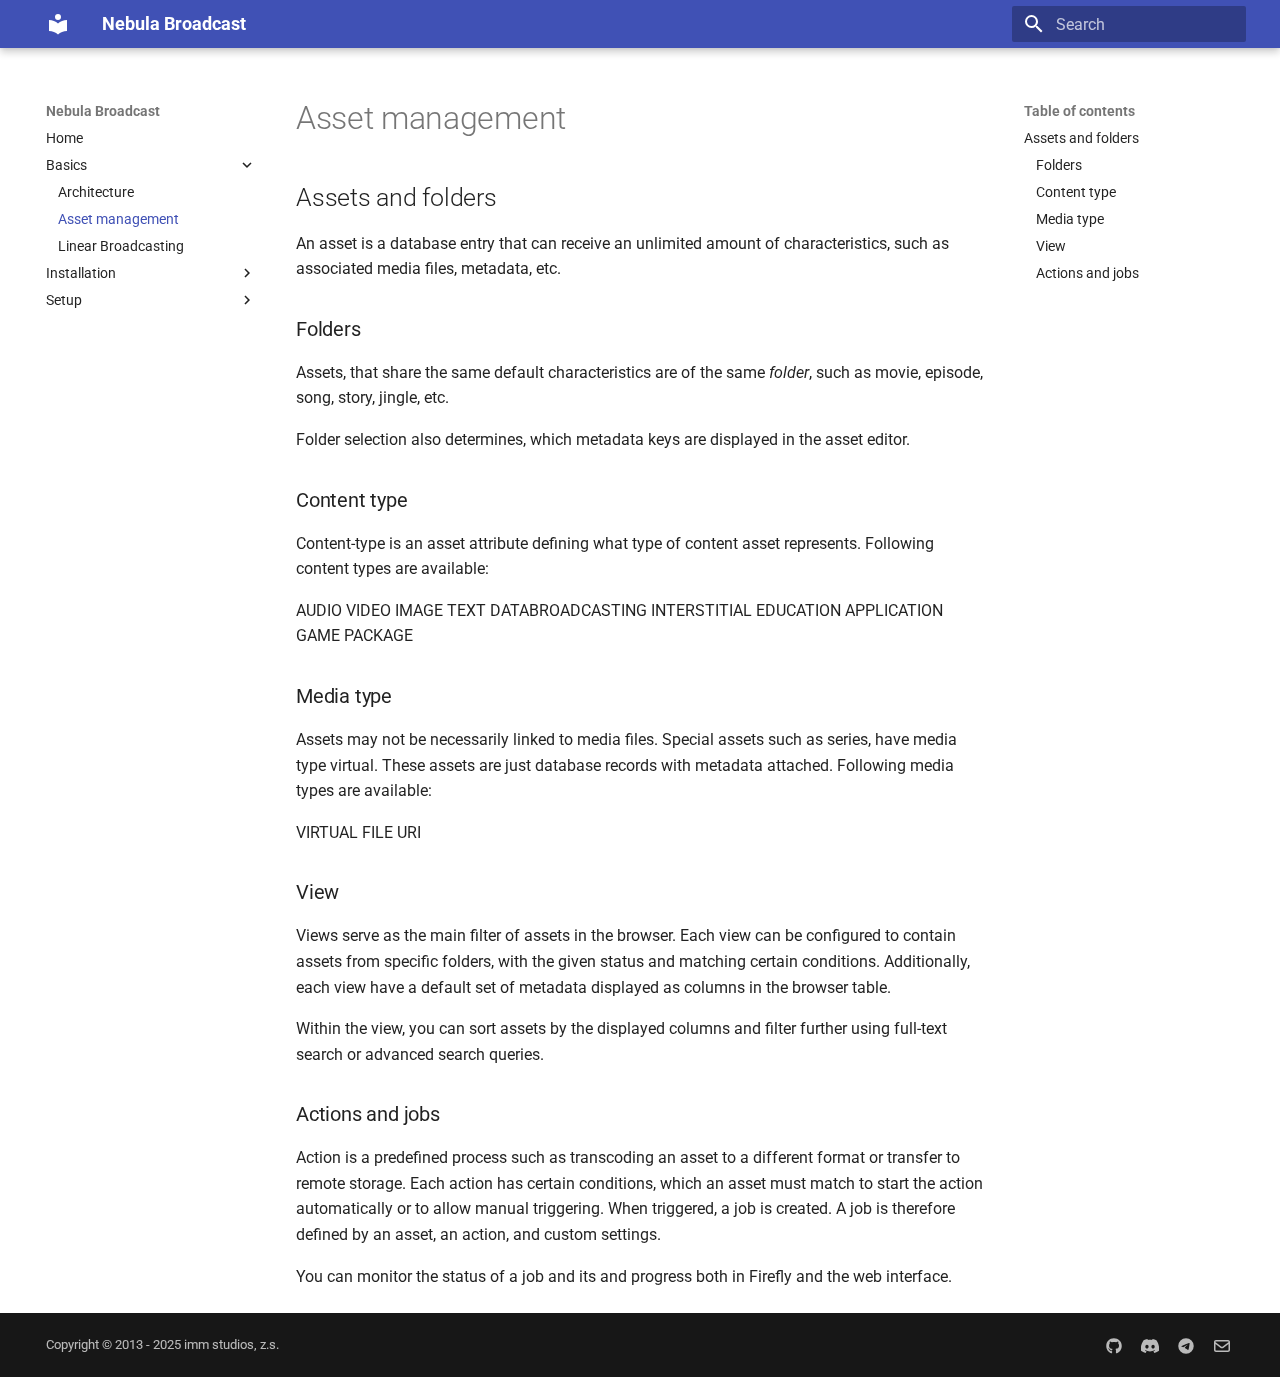
<file: basics/asset-management/index.html>
<!doctype html>
<html lang="en" class="no-js">
  <head>
    
      <meta charset="utf-8">
      <meta name="viewport" content="width=device-width,initial-scale=1">
      
      
      
      
        <link rel="prev" href="../architecture/">
      
      
        <link rel="next" href="../linear-broadcasting/">
      
      
      <link rel="icon" href="../../assets/images/favicon.png">
      <meta name="generator" content="mkdocs-1.6.1, mkdocs-material-9.6.16">
    
    
      
        <title>Asset management - Nebula Broadcast</title>
      
    
    
      <link rel="stylesheet" href="../../assets/stylesheets/main.7e37652d.min.css">
      
      


    
    
      
    
    
      
        
        
        <link rel="preconnect" href="https://fonts.gstatic.com" crossorigin>
        <link rel="stylesheet" href="https://fonts.googleapis.com/css?family=Roboto:300,300i,400,400i,700,700i%7CRoboto+Mono:400,400i,700,700i&display=fallback">
        <style>:root{--md-text-font:"Roboto";--md-code-font:"Roboto Mono"}</style>
      
    
    
      <link rel="stylesheet" href="../../stylesheets/main.css">
    
    <script>__md_scope=new URL("../..",location),__md_hash=e=>[...e].reduce(((e,_)=>(e<<5)-e+_.charCodeAt(0)),0),__md_get=(e,_=localStorage,t=__md_scope)=>JSON.parse(_.getItem(t.pathname+"."+e)),__md_set=(e,_,t=localStorage,a=__md_scope)=>{try{t.setItem(a.pathname+"."+e,JSON.stringify(_))}catch(e){}}</script>
    
      

    
    
    
  </head>
  
  
    <body dir="ltr">
  
    
    <input class="md-toggle" data-md-toggle="drawer" type="checkbox" id="__drawer" autocomplete="off">
    <input class="md-toggle" data-md-toggle="search" type="checkbox" id="__search" autocomplete="off">
    <label class="md-overlay" for="__drawer"></label>
    <div data-md-component="skip">
      
        
        <a href="#asset-management" class="md-skip">
          Skip to content
        </a>
      
    </div>
    <div data-md-component="announce">
      
    </div>
    
    
      

  

<header class="md-header md-header--shadow" data-md-component="header">
  <nav class="md-header__inner md-grid" aria-label="Header">
    <a href="../.." title="Nebula Broadcast" class="md-header__button md-logo" aria-label="Nebula Broadcast" data-md-component="logo">
      
  
  <svg xmlns="http://www.w3.org/2000/svg" viewBox="0 0 24 24"><path d="M12 8a3 3 0 0 0 3-3 3 3 0 0 0-3-3 3 3 0 0 0-3 3 3 3 0 0 0 3 3m0 3.54C9.64 9.35 6.5 8 3 8v11c3.5 0 6.64 1.35 9 3.54 2.36-2.19 5.5-3.54 9-3.54V8c-3.5 0-6.64 1.35-9 3.54"/></svg>

    </a>
    <label class="md-header__button md-icon" for="__drawer">
      
      <svg xmlns="http://www.w3.org/2000/svg" viewBox="0 0 24 24"><path d="M3 6h18v2H3zm0 5h18v2H3zm0 5h18v2H3z"/></svg>
    </label>
    <div class="md-header__title" data-md-component="header-title">
      <div class="md-header__ellipsis">
        <div class="md-header__topic">
          <span class="md-ellipsis">
            Nebula Broadcast
          </span>
        </div>
        <div class="md-header__topic" data-md-component="header-topic">
          <span class="md-ellipsis">
            
              Asset management
            
          </span>
        </div>
      </div>
    </div>
    
    
      <script>var palette=__md_get("__palette");if(palette&&palette.color){if("(prefers-color-scheme)"===palette.color.media){var media=matchMedia("(prefers-color-scheme: light)"),input=document.querySelector(media.matches?"[data-md-color-media='(prefers-color-scheme: light)']":"[data-md-color-media='(prefers-color-scheme: dark)']");palette.color.media=input.getAttribute("data-md-color-media"),palette.color.scheme=input.getAttribute("data-md-color-scheme"),palette.color.primary=input.getAttribute("data-md-color-primary"),palette.color.accent=input.getAttribute("data-md-color-accent")}for(var[key,value]of Object.entries(palette.color))document.body.setAttribute("data-md-color-"+key,value)}</script>
    
    
    
      
      
        <label class="md-header__button md-icon" for="__search">
          
          <svg xmlns="http://www.w3.org/2000/svg" viewBox="0 0 24 24"><path d="M9.5 3A6.5 6.5 0 0 1 16 9.5c0 1.61-.59 3.09-1.56 4.23l.27.27h.79l5 5-1.5 1.5-5-5v-.79l-.27-.27A6.52 6.52 0 0 1 9.5 16 6.5 6.5 0 0 1 3 9.5 6.5 6.5 0 0 1 9.5 3m0 2C7 5 5 7 5 9.5S7 14 9.5 14 14 12 14 9.5 12 5 9.5 5"/></svg>
        </label>
        <div class="md-search" data-md-component="search" role="dialog">
  <label class="md-search__overlay" for="__search"></label>
  <div class="md-search__inner" role="search">
    <form class="md-search__form" name="search">
      <input type="text" class="md-search__input" name="query" aria-label="Search" placeholder="Search" autocapitalize="off" autocorrect="off" autocomplete="off" spellcheck="false" data-md-component="search-query" required>
      <label class="md-search__icon md-icon" for="__search">
        
        <svg xmlns="http://www.w3.org/2000/svg" viewBox="0 0 24 24"><path d="M9.5 3A6.5 6.5 0 0 1 16 9.5c0 1.61-.59 3.09-1.56 4.23l.27.27h.79l5 5-1.5 1.5-5-5v-.79l-.27-.27A6.52 6.52 0 0 1 9.5 16 6.5 6.5 0 0 1 3 9.5 6.5 6.5 0 0 1 9.5 3m0 2C7 5 5 7 5 9.5S7 14 9.5 14 14 12 14 9.5 12 5 9.5 5"/></svg>
        
        <svg xmlns="http://www.w3.org/2000/svg" viewBox="0 0 24 24"><path d="M20 11v2H8l5.5 5.5-1.42 1.42L4.16 12l7.92-7.92L13.5 5.5 8 11z"/></svg>
      </label>
      <nav class="md-search__options" aria-label="Search">
        
        <button type="reset" class="md-search__icon md-icon" title="Clear" aria-label="Clear" tabindex="-1">
          
          <svg xmlns="http://www.w3.org/2000/svg" viewBox="0 0 24 24"><path d="M19 6.41 17.59 5 12 10.59 6.41 5 5 6.41 10.59 12 5 17.59 6.41 19 12 13.41 17.59 19 19 17.59 13.41 12z"/></svg>
        </button>
      </nav>
      
    </form>
    <div class="md-search__output">
      <div class="md-search__scrollwrap" tabindex="0" data-md-scrollfix>
        <div class="md-search-result" data-md-component="search-result">
          <div class="md-search-result__meta">
            Initializing search
          </div>
          <ol class="md-search-result__list" role="presentation"></ol>
        </div>
      </div>
    </div>
  </div>
</div>
      
    
    
  </nav>
  
</header>
    
    <div class="md-container" data-md-component="container">
      
      
        
          
        
      
      <main class="md-main" data-md-component="main">
        <div class="md-main__inner md-grid">
          
            
              
              <div class="md-sidebar md-sidebar--primary" data-md-component="sidebar" data-md-type="navigation" >
                <div class="md-sidebar__scrollwrap">
                  <div class="md-sidebar__inner">
                    



<nav class="md-nav md-nav--primary" aria-label="Navigation" data-md-level="0">
  <label class="md-nav__title" for="__drawer">
    <a href="../.." title="Nebula Broadcast" class="md-nav__button md-logo" aria-label="Nebula Broadcast" data-md-component="logo">
      
  
  <svg xmlns="http://www.w3.org/2000/svg" viewBox="0 0 24 24"><path d="M12 8a3 3 0 0 0 3-3 3 3 0 0 0-3-3 3 3 0 0 0-3 3 3 3 0 0 0 3 3m0 3.54C9.64 9.35 6.5 8 3 8v11c3.5 0 6.64 1.35 9 3.54 2.36-2.19 5.5-3.54 9-3.54V8c-3.5 0-6.64 1.35-9 3.54"/></svg>

    </a>
    Nebula Broadcast
  </label>
  
  <ul class="md-nav__list" data-md-scrollfix>
    
      
      
  
  
  
  
    <li class="md-nav__item">
      <a href="../.." class="md-nav__link">
        
  
  
  <span class="md-ellipsis">
    Home
    
  </span>
  

      </a>
    </li>
  

    
      
      
  
  
    
  
  
  
    
    
    
    
    
    <li class="md-nav__item md-nav__item--active md-nav__item--nested">
      
        
        
        <input class="md-nav__toggle md-toggle " type="checkbox" id="__nav_2" checked>
        
          
          <label class="md-nav__link" for="__nav_2" id="__nav_2_label" tabindex="0">
            
  
  
  <span class="md-ellipsis">
    Basics
    
  </span>
  

            <span class="md-nav__icon md-icon"></span>
          </label>
        
        <nav class="md-nav" data-md-level="1" aria-labelledby="__nav_2_label" aria-expanded="true">
          <label class="md-nav__title" for="__nav_2">
            <span class="md-nav__icon md-icon"></span>
            Basics
          </label>
          <ul class="md-nav__list" data-md-scrollfix>
            
              
                
  
  
  
  
    <li class="md-nav__item">
      <a href="../architecture/" class="md-nav__link">
        
  
  
  <span class="md-ellipsis">
    Architecture
    
  </span>
  

      </a>
    </li>
  

              
            
              
                
  
  
    
  
  
  
    <li class="md-nav__item md-nav__item--active">
      
      <input class="md-nav__toggle md-toggle" type="checkbox" id="__toc">
      
      
        
      
      
        <label class="md-nav__link md-nav__link--active" for="__toc">
          
  
  
  <span class="md-ellipsis">
    Asset management
    
  </span>
  

          <span class="md-nav__icon md-icon"></span>
        </label>
      
      <a href="./" class="md-nav__link md-nav__link--active">
        
  
  
  <span class="md-ellipsis">
    Asset management
    
  </span>
  

      </a>
      
        

<nav class="md-nav md-nav--secondary" aria-label="Table of contents">
  
  
  
    
  
  
    <label class="md-nav__title" for="__toc">
      <span class="md-nav__icon md-icon"></span>
      Table of contents
    </label>
    <ul class="md-nav__list" data-md-component="toc" data-md-scrollfix>
      
        <li class="md-nav__item">
  <a href="#assets-and-folders" class="md-nav__link">
    <span class="md-ellipsis">
      Assets and folders
    </span>
  </a>
  
    <nav class="md-nav" aria-label="Assets and folders">
      <ul class="md-nav__list">
        
          <li class="md-nav__item">
  <a href="#folders" class="md-nav__link">
    <span class="md-ellipsis">
      Folders
    </span>
  </a>
  
</li>
        
          <li class="md-nav__item">
  <a href="#content-type" class="md-nav__link">
    <span class="md-ellipsis">
      Content type
    </span>
  </a>
  
</li>
        
          <li class="md-nav__item">
  <a href="#media-type" class="md-nav__link">
    <span class="md-ellipsis">
      Media type
    </span>
  </a>
  
</li>
        
          <li class="md-nav__item">
  <a href="#view" class="md-nav__link">
    <span class="md-ellipsis">
      View
    </span>
  </a>
  
</li>
        
          <li class="md-nav__item">
  <a href="#actions-and-jobs" class="md-nav__link">
    <span class="md-ellipsis">
      Actions and jobs
    </span>
  </a>
  
</li>
        
      </ul>
    </nav>
  
</li>
      
    </ul>
  
</nav>
      
    </li>
  

              
            
              
                
  
  
  
  
    <li class="md-nav__item">
      <a href="../linear-broadcasting/" class="md-nav__link">
        
  
  
  <span class="md-ellipsis">
    Linear Broadcasting
    
  </span>
  

      </a>
    </li>
  

              
            
          </ul>
        </nav>
      
    </li>
  

    
      
      
  
  
  
  
    
    
    
    
    
    <li class="md-nav__item md-nav__item--nested">
      
        
        
        <input class="md-nav__toggle md-toggle " type="checkbox" id="__nav_3" >
        
          
          <label class="md-nav__link" for="__nav_3" id="__nav_3_label" tabindex="0">
            
  
  
  <span class="md-ellipsis">
    Installation
    
  </span>
  

            <span class="md-nav__icon md-icon"></span>
          </label>
        
        <nav class="md-nav" data-md-level="1" aria-labelledby="__nav_3_label" aria-expanded="false">
          <label class="md-nav__title" for="__nav_3">
            <span class="md-nav__icon md-icon"></span>
            Installation
          </label>
          <ul class="md-nav__list" data-md-scrollfix>
            
              
                
  
  
  
  
    <li class="md-nav__item">
      <a href="../../installation/docker/" class="md-nav__link">
        
  
  
  <span class="md-ellipsis">
    Docker based installation
    
  </span>
  

      </a>
    </li>
  

              
            
          </ul>
        </nav>
      
    </li>
  

    
      
      
  
  
  
  
    
    
    
    
    
    <li class="md-nav__item md-nav__item--nested">
      
        
        
        <input class="md-nav__toggle md-toggle " type="checkbox" id="__nav_4" >
        
          
          <label class="md-nav__link" for="__nav_4" id="__nav_4_label" tabindex="0">
            
  
  
  <span class="md-ellipsis">
    Setup
    
  </span>
  

            <span class="md-nav__icon md-icon"></span>
          </label>
        
        <nav class="md-nav" data-md-level="1" aria-labelledby="__nav_4_label" aria-expanded="false">
          <label class="md-nav__title" for="__nav_4">
            <span class="md-nav__icon md-icon"></span>
            Setup
          </label>
          <ul class="md-nav__list" data-md-scrollfix>
            
              
                
  
  
  
  
    <li class="md-nav__item">
      <a href="../../setup/casparcg/" class="md-nav__link">
        
  
  
  <span class="md-ellipsis">
    CasparCG playout
    
  </span>
  

      </a>
    </li>
  

              
            
              
                
  
  
  
  
    <li class="md-nav__item">
      <a href="../../setup/storages/" class="md-nav__link">
        
  
  
  <span class="md-ellipsis">
    Nebula storages
    
  </span>
  

      </a>
    </li>
  

              
            
              
                
  
  
  
  
    <li class="md-nav__item">
      <a href="../../setup/watchfolders/" class="md-nav__link">
        
  
  
  <span class="md-ellipsis">
    Watch folders
    
  </span>
  

      </a>
    </li>
  

              
            
          </ul>
        </nav>
      
    </li>
  

    
  </ul>
</nav>
                  </div>
                </div>
              </div>
            
            
              
              <div class="md-sidebar md-sidebar--secondary" data-md-component="sidebar" data-md-type="toc" >
                <div class="md-sidebar__scrollwrap">
                  <div class="md-sidebar__inner">
                    

<nav class="md-nav md-nav--secondary" aria-label="Table of contents">
  
  
  
    
  
  
    <label class="md-nav__title" for="__toc">
      <span class="md-nav__icon md-icon"></span>
      Table of contents
    </label>
    <ul class="md-nav__list" data-md-component="toc" data-md-scrollfix>
      
        <li class="md-nav__item">
  <a href="#assets-and-folders" class="md-nav__link">
    <span class="md-ellipsis">
      Assets and folders
    </span>
  </a>
  
    <nav class="md-nav" aria-label="Assets and folders">
      <ul class="md-nav__list">
        
          <li class="md-nav__item">
  <a href="#folders" class="md-nav__link">
    <span class="md-ellipsis">
      Folders
    </span>
  </a>
  
</li>
        
          <li class="md-nav__item">
  <a href="#content-type" class="md-nav__link">
    <span class="md-ellipsis">
      Content type
    </span>
  </a>
  
</li>
        
          <li class="md-nav__item">
  <a href="#media-type" class="md-nav__link">
    <span class="md-ellipsis">
      Media type
    </span>
  </a>
  
</li>
        
          <li class="md-nav__item">
  <a href="#view" class="md-nav__link">
    <span class="md-ellipsis">
      View
    </span>
  </a>
  
</li>
        
          <li class="md-nav__item">
  <a href="#actions-and-jobs" class="md-nav__link">
    <span class="md-ellipsis">
      Actions and jobs
    </span>
  </a>
  
</li>
        
      </ul>
    </nav>
  
</li>
      
    </ul>
  
</nav>
                  </div>
                </div>
              </div>
            
          
          
            <div class="md-content" data-md-component="content">
              <article class="md-content__inner md-typeset">
                
                  



<h1 id="asset-management">Asset management</h1>
<h2 id="assets-and-folders">Assets and folders</h2>
<p>An asset is a database entry that can receive an unlimited amount of characteristics, such as associated media files, metadata, etc.</p>
<h3 id="folders">Folders</h3>
<p>Assets, that share the same default characteristics are of the same <em>folder</em>, such as movie, episode, song, story, jingle, etc.</p>
<p>Folder selection also determines, which metadata keys are displayed in the asset editor.</p>
<h3 id="content-type">Content type</h3>
<p>Content-type is an asset attribute defining what type of content asset represents. Following content types are available:</p>
<p>AUDIO
VIDEO
IMAGE
TEXT
DATABROADCASTING
INTERSTITIAL
EDUCATION
APPLICATION
GAME
PACKAGE</p>
<h3 id="media-type">Media type</h3>
<p>Assets may not be necessarily linked to media files. Special assets such as series, have media type virtual. These assets are just database records with metadata attached. Following media types are available:</p>
<p>VIRTUAL
FILE
URI</p>
<h3 id="view">View</h3>
<p>Views serve as the main filter of assets in the browser. Each view can be configured to contain assets from specific folders, with the given status and matching certain conditions. Additionally, each view have a default set of metadata displayed as columns in the browser table.</p>
<p>Within the view, you can sort assets by the displayed columns and filter further using full-text search or advanced search queries.</p>
<h3 id="actions-and-jobs">Actions and jobs</h3>
<p>Action is a predefined process such as transcoding an asset to a different format or transfer to remote storage. Each action has certain conditions, which an asset must match to start the action automatically or to allow manual triggering. When triggered, a job is created. A job is therefore defined by an asset, an action, and custom settings.</p>
<p>You can monitor the status of a job and its and progress both in Firefly and the web interface.</p>












                
              </article>
            </div>
          
          
<script>var target=document.getElementById(location.hash.slice(1));target&&target.name&&(target.checked=target.name.startsWith("__tabbed_"))</script>
        </div>
        
      </main>
      
        <footer class="md-footer">
  
  <div class="md-footer-meta md-typeset">
    <div class="md-footer-meta__inner md-grid">
      <div class="md-copyright">
  
    <div class="md-copyright__highlight">
      Copyright &copy; 2013 - 2025 imm studios, z.s.
    </div>
  
  
</div>
      
        <div class="md-social">
  
    
    
    
    
      
      
    
    <a href="https://github.com/nebulabroadcast" target="_blank" rel="noopener" title="github.com" class="md-social__link">
      <svg xmlns="http://www.w3.org/2000/svg" viewBox="0 0 512 512"><!--! Font Awesome Free 7.0.0 by @fontawesome - https://fontawesome.com License - https://fontawesome.com/license/free (Icons: CC BY 4.0, Fonts: SIL OFL 1.1, Code: MIT License) Copyright 2025 Fonticons, Inc.--><path fill="currentColor" d="M173.9 397.4c0 2-2.3 3.6-5.2 3.6-3.3.3-5.6-1.3-5.6-3.6 0-2 2.3-3.6 5.2-3.6 3-.3 5.6 1.3 5.6 3.6m-31.1-4.5c-.7 2 1.3 4.3 4.3 4.9 2.6 1 5.6 0 6.2-2s-1.3-4.3-4.3-5.2c-2.6-.7-5.5.3-6.2 2.3m44.2-1.7c-2.9.7-4.9 2.6-4.6 4.9.3 2 2.9 3.3 5.9 2.6 2.9-.7 4.9-2.6 4.6-4.6-.3-1.9-3-3.2-5.9-2.9M252.8 8C114.1 8 8 113.3 8 252c0 110.9 69.8 205.8 169.5 239.2 12.8 2.3 17.3-5.6 17.3-12.1 0-6.2-.3-40.4-.3-61.4 0 0-70 15-84.7-29.8 0 0-11.4-29.1-27.8-36.6 0 0-22.9-15.7 1.6-15.4 0 0 24.9 2 38.6 25.8 21.9 38.6 58.6 27.5 72.9 20.9 2.3-16 8.8-27.1 16-33.7-55.9-6.2-112.3-14.3-112.3-110.5 0-27.5 7.6-41.3 23.6-58.9-2.6-6.5-11.1-33.3 2.6-67.9 20.9-6.5 69 27 69 27 20-5.6 41.5-8.5 62.8-8.5s42.8 2.9 62.8 8.5c0 0 48.1-33.6 69-27 13.7 34.7 5.2 61.4 2.6 67.9 16 17.7 25.8 31.5 25.8 58.9 0 96.5-58.9 104.2-114.8 110.5 9.2 7.9 17 22.9 17 46.4 0 33.7-.3 75.4-.3 83.6 0 6.5 4.6 14.4 17.3 12.1C436.2 457.8 504 362.9 504 252 504 113.3 391.5 8 252.8 8M105.2 352.9c-1.3 1-1 3.3.7 5.2 1.6 1.6 3.9 2.3 5.2 1 1.3-1 1-3.3-.7-5.2-1.6-1.6-3.9-2.3-5.2-1m-10.8-8.1c-.7 1.3.3 2.9 2.3 3.9 1.6 1 3.6.7 4.3-.7.7-1.3-.3-2.9-2.3-3.9-2-.6-3.6-.3-4.3.7m32.4 35.6c-1.6 1.3-1 4.3 1.3 6.2 2.3 2.3 5.2 2.6 6.5 1 1.3-1.3.7-4.3-1.3-6.2-2.2-2.3-5.2-2.6-6.5-1m-11.4-14.7c-1.6 1-1.6 3.6 0 5.9s4.3 3.3 5.6 2.3c1.6-1.3 1.6-3.9 0-6.2-1.4-2.3-4-3.3-5.6-2"/></svg>
    </a>
  
    
    
    
    
      
      
    
    <a href="https://discord.gg/3UxJ4WKfy9" target="_blank" rel="noopener" title="discord.gg" class="md-social__link">
      <svg xmlns="http://www.w3.org/2000/svg" viewBox="0 0 576 512"><!--! Font Awesome Free 7.0.0 by @fontawesome - https://fontawesome.com License - https://fontawesome.com/license/free (Icons: CC BY 4.0, Fonts: SIL OFL 1.1, Code: MIT License) Copyright 2025 Fonticons, Inc.--><path fill="currentColor" d="M492.5 69.8c-.2-.3-.4-.6-.8-.7-38.1-17.5-78.4-30-119.7-37.1-.4-.1-.8 0-1.1.1s-.6.4-.8.8c-5.5 9.9-10.5 20.2-14.9 30.6-44.6-6.8-89.9-6.8-134.4 0-4.5-10.5-9.5-20.7-15.1-30.6-.2-.3-.5-.6-.8-.8s-.7-.2-1.1-.2C162.5 39 122.2 51.5 84.1 69c-.3.1-.6.4-.8.7C7.1 183.5-13.8 294.6-3.6 404.2c0 .3.1.5.2.8s.3.4.5.6c44.4 32.9 94 58 146.8 74.2.4.1.8.1 1.1 0s.7-.4.9-.7c11.3-15.4 21.4-31.8 30-48.8.1-.2.2-.5.2-.8s0-.5-.1-.8-.2-.5-.4-.6-.4-.3-.7-.4c-15.8-6.1-31.2-13.4-45.9-21.9-.3-.2-.5-.4-.7-.6s-.3-.6-.3-.9 0-.6.2-.9.3-.5.6-.7c3.1-2.3 6.2-4.7 9.1-7.1.3-.2.6-.4.9-.4s.7 0 1 .1c96.2 43.9 200.4 43.9 295.5 0 .3-.1.7-.2 1-.2s.7.2.9.4c2.9 2.4 6 4.9 9.1 7.2.2.2.4.4.6.7s.2.6.2.9-.1.6-.3.9-.4.5-.6.6c-14.7 8.6-30 15.9-45.9 21.8-.2.1-.5.2-.7.4s-.3.4-.4.7-.1.5-.1.8.1.5.2.8c8.8 17 18.8 33.3 30 48.8.2.3.6.6.9.7s.8.1 1.1 0c52.9-16.2 102.6-41.3 147.1-74.2.2-.2.4-.4.5-.6s.2-.5.2-.8c12.3-126.8-20.5-236.9-86.9-334.5zm-302 267.7c-29 0-52.8-26.6-52.8-59.2s23.4-59.2 52.8-59.2c29.7 0 53.3 26.8 52.8 59.2 0 32.7-23.4 59.2-52.8 59.2m195.4 0c-29 0-52.8-26.6-52.8-59.2s23.4-59.2 52.8-59.2c29.7 0 53.3 26.8 52.8 59.2 0 32.7-23.2 59.2-52.8 59.2"/></svg>
    </a>
  
    
    
    
    
      
      
    
    <a href="https://t.me/nebulabroadcast" target="_blank" rel="noopener" title="t.me" class="md-social__link">
      <svg xmlns="http://www.w3.org/2000/svg" viewBox="0 0 512 512"><!--! Font Awesome Free 7.0.0 by @fontawesome - https://fontawesome.com License - https://fontawesome.com/license/free (Icons: CC BY 4.0, Fonts: SIL OFL 1.1, Code: MIT License) Copyright 2025 Fonticons, Inc.--><path fill="currentColor" d="M256 8a248 248 0 1 0 0 496 248 248 0 1 0 0-496m115 168.7c-3.7 39.2-19.9 134.4-28.1 178.3-3.5 18.6-10.3 24.8-16.9 25.4-14.4 1.3-25.3-9.5-39.3-18.7-21.8-14.3-34.2-23.2-55.3-37.2-24.5-16.1-8.6-25 5.3-39.5 3.7-3.8 67.1-61.5 68.3-66.7.2-.7.3-3.1-1.2-4.4s-3.6-.8-5.1-.5c-2.2.5-37.1 23.5-104.6 69.1-9.9 6.8-18.9 10.1-26.9 9.9-8.9-.2-25.9-5-38.6-9.1-15.5-5-27.9-7.7-26.8-16.3.6-4.5 6.7-9 18.4-13.7 72.3-31.5 120.5-52.3 144.6-62.3 68.9-28.6 83.2-33.6 92.5-33.8 2.1 0 6.6.5 9.6 2.9 2 1.7 3.2 4.1 3.5 6.7.5 3.2.6 6.5.4 9.8z"/></svg>
    </a>
  
    
    
    
    
    <a href="mailto:info@nebulabroadcast.com" target="_blank" rel="noopener" title="" class="md-social__link">
      <svg xmlns="http://www.w3.org/2000/svg" viewBox="0 0 512 512"><!--! Font Awesome Free 7.0.0 by @fontawesome - https://fontawesome.com License - https://fontawesome.com/license/free (Icons: CC BY 4.0, Fonts: SIL OFL 1.1, Code: MIT License) Copyright 2025 Fonticons, Inc.--><path fill="currentColor" d="M61.4 64C27.5 64 0 91.5 0 125.4c0 .9 0 1.7.1 2.6H0v256c0 35.3 28.7 64 64 64h384c35.3 0 64-28.7 64-64V128h-.1c0-.9.1-1.7.1-2.6 0-33.9-27.5-61.4-61.4-61.4zM464 192.3V384c0 8.8-7.2 16-16 16H64c-8.8 0-16-7.2-16-16V192.3l154.8 117.4c31.4 23.9 74.9 23.9 106.4 0zM48 125.4c0-7.4 6-13.4 13.4-13.4h389.2c7.4 0 13.4 6 13.4 13.4 0 4.2-2 8.2-5.3 10.7L280.2 271.5c-14.3 10.8-34.1 10.8-48.4 0L53.3 136.1c-3.3-2.5-5.3-6.5-5.3-10.7"/></svg>
    </a>
  
</div>
      
    </div>
  </div>
</footer>
      
    </div>
    <div class="md-dialog" data-md-component="dialog">
      <div class="md-dialog__inner md-typeset"></div>
    </div>
    
    
    
      
      <script id="__config" type="application/json">{"base": "../..", "features": [], "search": "../../assets/javascripts/workers/search.d50fe291.min.js", "tags": null, "translations": {"clipboard.copied": "Copied to clipboard", "clipboard.copy": "Copy to clipboard", "search.result.more.one": "1 more on this page", "search.result.more.other": "# more on this page", "search.result.none": "No matching documents", "search.result.one": "1 matching document", "search.result.other": "# matching documents", "search.result.placeholder": "Type to start searching", "search.result.term.missing": "Missing", "select.version": "Select version"}, "version": null}</script>
    
    
      <script src="../../assets/javascripts/bundle.50899def.min.js"></script>
      
    
  </body>
</html>
</file>
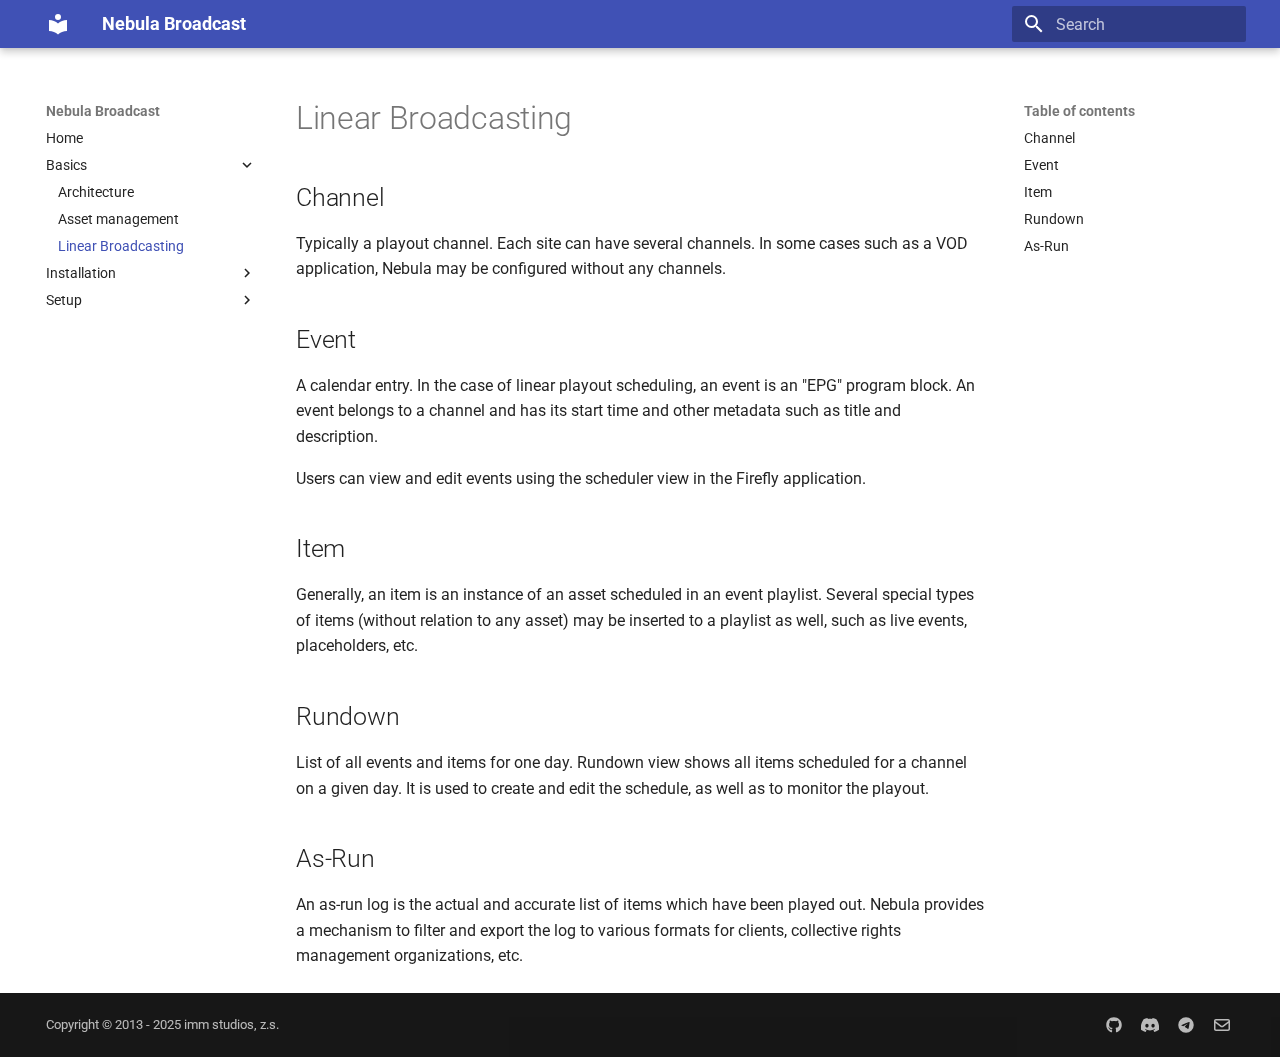
<file: basics/linear-broadcasting/index.html>
<!doctype html>
<html lang="en" class="no-js">
  <head>
    
      <meta charset="utf-8">
      <meta name="viewport" content="width=device-width,initial-scale=1">
      
      
      
      
        <link rel="prev" href="../asset-management/">
      
      
        <link rel="next" href="../../installation/docker/">
      
      
      <link rel="icon" href="../../assets/images/favicon.png">
      <meta name="generator" content="mkdocs-1.6.1, mkdocs-material-9.6.16">
    
    
      
        <title>Linear Broadcasting - Nebula Broadcast</title>
      
    
    
      <link rel="stylesheet" href="../../assets/stylesheets/main.7e37652d.min.css">
      
      


    
    
      
    
    
      
        
        
        <link rel="preconnect" href="https://fonts.gstatic.com" crossorigin>
        <link rel="stylesheet" href="https://fonts.googleapis.com/css?family=Roboto:300,300i,400,400i,700,700i%7CRoboto+Mono:400,400i,700,700i&display=fallback">
        <style>:root{--md-text-font:"Roboto";--md-code-font:"Roboto Mono"}</style>
      
    
    
      <link rel="stylesheet" href="../../stylesheets/main.css">
    
    <script>__md_scope=new URL("../..",location),__md_hash=e=>[...e].reduce(((e,_)=>(e<<5)-e+_.charCodeAt(0)),0),__md_get=(e,_=localStorage,t=__md_scope)=>JSON.parse(_.getItem(t.pathname+"."+e)),__md_set=(e,_,t=localStorage,a=__md_scope)=>{try{t.setItem(a.pathname+"."+e,JSON.stringify(_))}catch(e){}}</script>
    
      

    
    
    
  </head>
  
  
    <body dir="ltr">
  
    
    <input class="md-toggle" data-md-toggle="drawer" type="checkbox" id="__drawer" autocomplete="off">
    <input class="md-toggle" data-md-toggle="search" type="checkbox" id="__search" autocomplete="off">
    <label class="md-overlay" for="__drawer"></label>
    <div data-md-component="skip">
      
        
        <a href="#linear-broadcasting" class="md-skip">
          Skip to content
        </a>
      
    </div>
    <div data-md-component="announce">
      
    </div>
    
    
      

  

<header class="md-header md-header--shadow" data-md-component="header">
  <nav class="md-header__inner md-grid" aria-label="Header">
    <a href="../.." title="Nebula Broadcast" class="md-header__button md-logo" aria-label="Nebula Broadcast" data-md-component="logo">
      
  
  <svg xmlns="http://www.w3.org/2000/svg" viewBox="0 0 24 24"><path d="M12 8a3 3 0 0 0 3-3 3 3 0 0 0-3-3 3 3 0 0 0-3 3 3 3 0 0 0 3 3m0 3.54C9.64 9.35 6.5 8 3 8v11c3.5 0 6.64 1.35 9 3.54 2.36-2.19 5.5-3.54 9-3.54V8c-3.5 0-6.64 1.35-9 3.54"/></svg>

    </a>
    <label class="md-header__button md-icon" for="__drawer">
      
      <svg xmlns="http://www.w3.org/2000/svg" viewBox="0 0 24 24"><path d="M3 6h18v2H3zm0 5h18v2H3zm0 5h18v2H3z"/></svg>
    </label>
    <div class="md-header__title" data-md-component="header-title">
      <div class="md-header__ellipsis">
        <div class="md-header__topic">
          <span class="md-ellipsis">
            Nebula Broadcast
          </span>
        </div>
        <div class="md-header__topic" data-md-component="header-topic">
          <span class="md-ellipsis">
            
              Linear Broadcasting
            
          </span>
        </div>
      </div>
    </div>
    
    
      <script>var palette=__md_get("__palette");if(palette&&palette.color){if("(prefers-color-scheme)"===palette.color.media){var media=matchMedia("(prefers-color-scheme: light)"),input=document.querySelector(media.matches?"[data-md-color-media='(prefers-color-scheme: light)']":"[data-md-color-media='(prefers-color-scheme: dark)']");palette.color.media=input.getAttribute("data-md-color-media"),palette.color.scheme=input.getAttribute("data-md-color-scheme"),palette.color.primary=input.getAttribute("data-md-color-primary"),palette.color.accent=input.getAttribute("data-md-color-accent")}for(var[key,value]of Object.entries(palette.color))document.body.setAttribute("data-md-color-"+key,value)}</script>
    
    
    
      
      
        <label class="md-header__button md-icon" for="__search">
          
          <svg xmlns="http://www.w3.org/2000/svg" viewBox="0 0 24 24"><path d="M9.5 3A6.5 6.5 0 0 1 16 9.5c0 1.61-.59 3.09-1.56 4.23l.27.27h.79l5 5-1.5 1.5-5-5v-.79l-.27-.27A6.52 6.52 0 0 1 9.5 16 6.5 6.5 0 0 1 3 9.5 6.5 6.5 0 0 1 9.5 3m0 2C7 5 5 7 5 9.5S7 14 9.5 14 14 12 14 9.5 12 5 9.5 5"/></svg>
        </label>
        <div class="md-search" data-md-component="search" role="dialog">
  <label class="md-search__overlay" for="__search"></label>
  <div class="md-search__inner" role="search">
    <form class="md-search__form" name="search">
      <input type="text" class="md-search__input" name="query" aria-label="Search" placeholder="Search" autocapitalize="off" autocorrect="off" autocomplete="off" spellcheck="false" data-md-component="search-query" required>
      <label class="md-search__icon md-icon" for="__search">
        
        <svg xmlns="http://www.w3.org/2000/svg" viewBox="0 0 24 24"><path d="M9.5 3A6.5 6.5 0 0 1 16 9.5c0 1.61-.59 3.09-1.56 4.23l.27.27h.79l5 5-1.5 1.5-5-5v-.79l-.27-.27A6.52 6.52 0 0 1 9.5 16 6.5 6.5 0 0 1 3 9.5 6.5 6.5 0 0 1 9.5 3m0 2C7 5 5 7 5 9.5S7 14 9.5 14 14 12 14 9.5 12 5 9.5 5"/></svg>
        
        <svg xmlns="http://www.w3.org/2000/svg" viewBox="0 0 24 24"><path d="M20 11v2H8l5.5 5.5-1.42 1.42L4.16 12l7.92-7.92L13.5 5.5 8 11z"/></svg>
      </label>
      <nav class="md-search__options" aria-label="Search">
        
        <button type="reset" class="md-search__icon md-icon" title="Clear" aria-label="Clear" tabindex="-1">
          
          <svg xmlns="http://www.w3.org/2000/svg" viewBox="0 0 24 24"><path d="M19 6.41 17.59 5 12 10.59 6.41 5 5 6.41 10.59 12 5 17.59 6.41 19 12 13.41 17.59 19 19 17.59 13.41 12z"/></svg>
        </button>
      </nav>
      
    </form>
    <div class="md-search__output">
      <div class="md-search__scrollwrap" tabindex="0" data-md-scrollfix>
        <div class="md-search-result" data-md-component="search-result">
          <div class="md-search-result__meta">
            Initializing search
          </div>
          <ol class="md-search-result__list" role="presentation"></ol>
        </div>
      </div>
    </div>
  </div>
</div>
      
    
    
  </nav>
  
</header>
    
    <div class="md-container" data-md-component="container">
      
      
        
          
        
      
      <main class="md-main" data-md-component="main">
        <div class="md-main__inner md-grid">
          
            
              
              <div class="md-sidebar md-sidebar--primary" data-md-component="sidebar" data-md-type="navigation" >
                <div class="md-sidebar__scrollwrap">
                  <div class="md-sidebar__inner">
                    



<nav class="md-nav md-nav--primary" aria-label="Navigation" data-md-level="0">
  <label class="md-nav__title" for="__drawer">
    <a href="../.." title="Nebula Broadcast" class="md-nav__button md-logo" aria-label="Nebula Broadcast" data-md-component="logo">
      
  
  <svg xmlns="http://www.w3.org/2000/svg" viewBox="0 0 24 24"><path d="M12 8a3 3 0 0 0 3-3 3 3 0 0 0-3-3 3 3 0 0 0-3 3 3 3 0 0 0 3 3m0 3.54C9.64 9.35 6.5 8 3 8v11c3.5 0 6.64 1.35 9 3.54 2.36-2.19 5.5-3.54 9-3.54V8c-3.5 0-6.64 1.35-9 3.54"/></svg>

    </a>
    Nebula Broadcast
  </label>
  
  <ul class="md-nav__list" data-md-scrollfix>
    
      
      
  
  
  
  
    <li class="md-nav__item">
      <a href="../.." class="md-nav__link">
        
  
  
  <span class="md-ellipsis">
    Home
    
  </span>
  

      </a>
    </li>
  

    
      
      
  
  
    
  
  
  
    
    
    
    
    
    <li class="md-nav__item md-nav__item--active md-nav__item--nested">
      
        
        
        <input class="md-nav__toggle md-toggle " type="checkbox" id="__nav_2" checked>
        
          
          <label class="md-nav__link" for="__nav_2" id="__nav_2_label" tabindex="0">
            
  
  
  <span class="md-ellipsis">
    Basics
    
  </span>
  

            <span class="md-nav__icon md-icon"></span>
          </label>
        
        <nav class="md-nav" data-md-level="1" aria-labelledby="__nav_2_label" aria-expanded="true">
          <label class="md-nav__title" for="__nav_2">
            <span class="md-nav__icon md-icon"></span>
            Basics
          </label>
          <ul class="md-nav__list" data-md-scrollfix>
            
              
                
  
  
  
  
    <li class="md-nav__item">
      <a href="../architecture/" class="md-nav__link">
        
  
  
  <span class="md-ellipsis">
    Architecture
    
  </span>
  

      </a>
    </li>
  

              
            
              
                
  
  
  
  
    <li class="md-nav__item">
      <a href="../asset-management/" class="md-nav__link">
        
  
  
  <span class="md-ellipsis">
    Asset management
    
  </span>
  

      </a>
    </li>
  

              
            
              
                
  
  
    
  
  
  
    <li class="md-nav__item md-nav__item--active">
      
      <input class="md-nav__toggle md-toggle" type="checkbox" id="__toc">
      
      
        
      
      
        <label class="md-nav__link md-nav__link--active" for="__toc">
          
  
  
  <span class="md-ellipsis">
    Linear Broadcasting
    
  </span>
  

          <span class="md-nav__icon md-icon"></span>
        </label>
      
      <a href="./" class="md-nav__link md-nav__link--active">
        
  
  
  <span class="md-ellipsis">
    Linear Broadcasting
    
  </span>
  

      </a>
      
        

<nav class="md-nav md-nav--secondary" aria-label="Table of contents">
  
  
  
    
  
  
    <label class="md-nav__title" for="__toc">
      <span class="md-nav__icon md-icon"></span>
      Table of contents
    </label>
    <ul class="md-nav__list" data-md-component="toc" data-md-scrollfix>
      
        <li class="md-nav__item">
  <a href="#channel" class="md-nav__link">
    <span class="md-ellipsis">
      Channel
    </span>
  </a>
  
</li>
      
        <li class="md-nav__item">
  <a href="#event" class="md-nav__link">
    <span class="md-ellipsis">
      Event
    </span>
  </a>
  
</li>
      
        <li class="md-nav__item">
  <a href="#item" class="md-nav__link">
    <span class="md-ellipsis">
      Item
    </span>
  </a>
  
</li>
      
        <li class="md-nav__item">
  <a href="#rundown" class="md-nav__link">
    <span class="md-ellipsis">
      Rundown
    </span>
  </a>
  
</li>
      
        <li class="md-nav__item">
  <a href="#as-run" class="md-nav__link">
    <span class="md-ellipsis">
      As-Run
    </span>
  </a>
  
</li>
      
    </ul>
  
</nav>
      
    </li>
  

              
            
          </ul>
        </nav>
      
    </li>
  

    
      
      
  
  
  
  
    
    
    
    
    
    <li class="md-nav__item md-nav__item--nested">
      
        
        
        <input class="md-nav__toggle md-toggle " type="checkbox" id="__nav_3" >
        
          
          <label class="md-nav__link" for="__nav_3" id="__nav_3_label" tabindex="0">
            
  
  
  <span class="md-ellipsis">
    Installation
    
  </span>
  

            <span class="md-nav__icon md-icon"></span>
          </label>
        
        <nav class="md-nav" data-md-level="1" aria-labelledby="__nav_3_label" aria-expanded="false">
          <label class="md-nav__title" for="__nav_3">
            <span class="md-nav__icon md-icon"></span>
            Installation
          </label>
          <ul class="md-nav__list" data-md-scrollfix>
            
              
                
  
  
  
  
    <li class="md-nav__item">
      <a href="../../installation/docker/" class="md-nav__link">
        
  
  
  <span class="md-ellipsis">
    Docker based installation
    
  </span>
  

      </a>
    </li>
  

              
            
          </ul>
        </nav>
      
    </li>
  

    
      
      
  
  
  
  
    
    
    
    
    
    <li class="md-nav__item md-nav__item--nested">
      
        
        
        <input class="md-nav__toggle md-toggle " type="checkbox" id="__nav_4" >
        
          
          <label class="md-nav__link" for="__nav_4" id="__nav_4_label" tabindex="0">
            
  
  
  <span class="md-ellipsis">
    Setup
    
  </span>
  

            <span class="md-nav__icon md-icon"></span>
          </label>
        
        <nav class="md-nav" data-md-level="1" aria-labelledby="__nav_4_label" aria-expanded="false">
          <label class="md-nav__title" for="__nav_4">
            <span class="md-nav__icon md-icon"></span>
            Setup
          </label>
          <ul class="md-nav__list" data-md-scrollfix>
            
              
                
  
  
  
  
    <li class="md-nav__item">
      <a href="../../setup/casparcg/" class="md-nav__link">
        
  
  
  <span class="md-ellipsis">
    CasparCG playout
    
  </span>
  

      </a>
    </li>
  

              
            
              
                
  
  
  
  
    <li class="md-nav__item">
      <a href="../../setup/storages/" class="md-nav__link">
        
  
  
  <span class="md-ellipsis">
    Nebula storages
    
  </span>
  

      </a>
    </li>
  

              
            
              
                
  
  
  
  
    <li class="md-nav__item">
      <a href="../../setup/watchfolders/" class="md-nav__link">
        
  
  
  <span class="md-ellipsis">
    Watch folders
    
  </span>
  

      </a>
    </li>
  

              
            
          </ul>
        </nav>
      
    </li>
  

    
  </ul>
</nav>
                  </div>
                </div>
              </div>
            
            
              
              <div class="md-sidebar md-sidebar--secondary" data-md-component="sidebar" data-md-type="toc" >
                <div class="md-sidebar__scrollwrap">
                  <div class="md-sidebar__inner">
                    

<nav class="md-nav md-nav--secondary" aria-label="Table of contents">
  
  
  
    
  
  
    <label class="md-nav__title" for="__toc">
      <span class="md-nav__icon md-icon"></span>
      Table of contents
    </label>
    <ul class="md-nav__list" data-md-component="toc" data-md-scrollfix>
      
        <li class="md-nav__item">
  <a href="#channel" class="md-nav__link">
    <span class="md-ellipsis">
      Channel
    </span>
  </a>
  
</li>
      
        <li class="md-nav__item">
  <a href="#event" class="md-nav__link">
    <span class="md-ellipsis">
      Event
    </span>
  </a>
  
</li>
      
        <li class="md-nav__item">
  <a href="#item" class="md-nav__link">
    <span class="md-ellipsis">
      Item
    </span>
  </a>
  
</li>
      
        <li class="md-nav__item">
  <a href="#rundown" class="md-nav__link">
    <span class="md-ellipsis">
      Rundown
    </span>
  </a>
  
</li>
      
        <li class="md-nav__item">
  <a href="#as-run" class="md-nav__link">
    <span class="md-ellipsis">
      As-Run
    </span>
  </a>
  
</li>
      
    </ul>
  
</nav>
                  </div>
                </div>
              </div>
            
          
          
            <div class="md-content" data-md-component="content">
              <article class="md-content__inner md-typeset">
                
                  



<h1 id="linear-broadcasting">Linear Broadcasting</h1>
<h2 id="channel">Channel</h2>
<p>Typically a playout channel. Each site can have several channels. 
In some cases such as a VOD application, Nebula may be configured without any channels.</p>
<h2 id="event">Event</h2>
<p>A calendar entry. In the case of linear playout scheduling, an event is an "EPG" program block. 
An event belongs to a channel and has its start time and other metadata such as title and description.</p>
<p>Users can view and edit events using the scheduler view in the Firefly application.</p>
<h2 id="item">Item</h2>
<p>Generally, an item is an instance of an asset scheduled in an event playlist. 
Several special types of items (without relation to any asset) may be inserted to a playlist as well, such as live events, placeholders, etc.</p>
<h2 id="rundown">Rundown</h2>
<p>List of all events and items for one day. Rundown view shows all items scheduled for a channel on a given day. 
It is used to create and edit the schedule, as well as to monitor the playout.</p>
<h2 id="as-run">As-Run</h2>
<p>An as-run log is the actual and accurate list of items which have been played out. 
Nebula provides a mechanism to filter and export the log to various formats for clients, collective rights management organizations, etc.</p>












                
              </article>
            </div>
          
          
<script>var target=document.getElementById(location.hash.slice(1));target&&target.name&&(target.checked=target.name.startsWith("__tabbed_"))</script>
        </div>
        
      </main>
      
        <footer class="md-footer">
  
  <div class="md-footer-meta md-typeset">
    <div class="md-footer-meta__inner md-grid">
      <div class="md-copyright">
  
    <div class="md-copyright__highlight">
      Copyright &copy; 2013 - 2025 imm studios, z.s.
    </div>
  
  
</div>
      
        <div class="md-social">
  
    
    
    
    
      
      
    
    <a href="https://github.com/nebulabroadcast" target="_blank" rel="noopener" title="github.com" class="md-social__link">
      <svg xmlns="http://www.w3.org/2000/svg" viewBox="0 0 512 512"><!--! Font Awesome Free 7.0.0 by @fontawesome - https://fontawesome.com License - https://fontawesome.com/license/free (Icons: CC BY 4.0, Fonts: SIL OFL 1.1, Code: MIT License) Copyright 2025 Fonticons, Inc.--><path fill="currentColor" d="M173.9 397.4c0 2-2.3 3.6-5.2 3.6-3.3.3-5.6-1.3-5.6-3.6 0-2 2.3-3.6 5.2-3.6 3-.3 5.6 1.3 5.6 3.6m-31.1-4.5c-.7 2 1.3 4.3 4.3 4.9 2.6 1 5.6 0 6.2-2s-1.3-4.3-4.3-5.2c-2.6-.7-5.5.3-6.2 2.3m44.2-1.7c-2.9.7-4.9 2.6-4.6 4.9.3 2 2.9 3.3 5.9 2.6 2.9-.7 4.9-2.6 4.6-4.6-.3-1.9-3-3.2-5.9-2.9M252.8 8C114.1 8 8 113.3 8 252c0 110.9 69.8 205.8 169.5 239.2 12.8 2.3 17.3-5.6 17.3-12.1 0-6.2-.3-40.4-.3-61.4 0 0-70 15-84.7-29.8 0 0-11.4-29.1-27.8-36.6 0 0-22.9-15.7 1.6-15.4 0 0 24.9 2 38.6 25.8 21.9 38.6 58.6 27.5 72.9 20.9 2.3-16 8.8-27.1 16-33.7-55.9-6.2-112.3-14.3-112.3-110.5 0-27.5 7.6-41.3 23.6-58.9-2.6-6.5-11.1-33.3 2.6-67.9 20.9-6.5 69 27 69 27 20-5.6 41.5-8.5 62.8-8.5s42.8 2.9 62.8 8.5c0 0 48.1-33.6 69-27 13.7 34.7 5.2 61.4 2.6 67.9 16 17.7 25.8 31.5 25.8 58.9 0 96.5-58.9 104.2-114.8 110.5 9.2 7.9 17 22.9 17 46.4 0 33.7-.3 75.4-.3 83.6 0 6.5 4.6 14.4 17.3 12.1C436.2 457.8 504 362.9 504 252 504 113.3 391.5 8 252.8 8M105.2 352.9c-1.3 1-1 3.3.7 5.2 1.6 1.6 3.9 2.3 5.2 1 1.3-1 1-3.3-.7-5.2-1.6-1.6-3.9-2.3-5.2-1m-10.8-8.1c-.7 1.3.3 2.9 2.3 3.9 1.6 1 3.6.7 4.3-.7.7-1.3-.3-2.9-2.3-3.9-2-.6-3.6-.3-4.3.7m32.4 35.6c-1.6 1.3-1 4.3 1.3 6.2 2.3 2.3 5.2 2.6 6.5 1 1.3-1.3.7-4.3-1.3-6.2-2.2-2.3-5.2-2.6-6.5-1m-11.4-14.7c-1.6 1-1.6 3.6 0 5.9s4.3 3.3 5.6 2.3c1.6-1.3 1.6-3.9 0-6.2-1.4-2.3-4-3.3-5.6-2"/></svg>
    </a>
  
    
    
    
    
      
      
    
    <a href="https://discord.gg/3UxJ4WKfy9" target="_blank" rel="noopener" title="discord.gg" class="md-social__link">
      <svg xmlns="http://www.w3.org/2000/svg" viewBox="0 0 576 512"><!--! Font Awesome Free 7.0.0 by @fontawesome - https://fontawesome.com License - https://fontawesome.com/license/free (Icons: CC BY 4.0, Fonts: SIL OFL 1.1, Code: MIT License) Copyright 2025 Fonticons, Inc.--><path fill="currentColor" d="M492.5 69.8c-.2-.3-.4-.6-.8-.7-38.1-17.5-78.4-30-119.7-37.1-.4-.1-.8 0-1.1.1s-.6.4-.8.8c-5.5 9.9-10.5 20.2-14.9 30.6-44.6-6.8-89.9-6.8-134.4 0-4.5-10.5-9.5-20.7-15.1-30.6-.2-.3-.5-.6-.8-.8s-.7-.2-1.1-.2C162.5 39 122.2 51.5 84.1 69c-.3.1-.6.4-.8.7C7.1 183.5-13.8 294.6-3.6 404.2c0 .3.1.5.2.8s.3.4.5.6c44.4 32.9 94 58 146.8 74.2.4.1.8.1 1.1 0s.7-.4.9-.7c11.3-15.4 21.4-31.8 30-48.8.1-.2.2-.5.2-.8s0-.5-.1-.8-.2-.5-.4-.6-.4-.3-.7-.4c-15.8-6.1-31.2-13.4-45.9-21.9-.3-.2-.5-.4-.7-.6s-.3-.6-.3-.9 0-.6.2-.9.3-.5.6-.7c3.1-2.3 6.2-4.7 9.1-7.1.3-.2.6-.4.9-.4s.7 0 1 .1c96.2 43.9 200.4 43.9 295.5 0 .3-.1.7-.2 1-.2s.7.2.9.4c2.9 2.4 6 4.9 9.1 7.2.2.2.4.4.6.7s.2.6.2.9-.1.6-.3.9-.4.5-.6.6c-14.7 8.6-30 15.9-45.9 21.8-.2.1-.5.2-.7.4s-.3.4-.4.7-.1.5-.1.8.1.5.2.8c8.8 17 18.8 33.3 30 48.8.2.3.6.6.9.7s.8.1 1.1 0c52.9-16.2 102.6-41.3 147.1-74.2.2-.2.4-.4.5-.6s.2-.5.2-.8c12.3-126.8-20.5-236.9-86.9-334.5zm-302 267.7c-29 0-52.8-26.6-52.8-59.2s23.4-59.2 52.8-59.2c29.7 0 53.3 26.8 52.8 59.2 0 32.7-23.4 59.2-52.8 59.2m195.4 0c-29 0-52.8-26.6-52.8-59.2s23.4-59.2 52.8-59.2c29.7 0 53.3 26.8 52.8 59.2 0 32.7-23.2 59.2-52.8 59.2"/></svg>
    </a>
  
    
    
    
    
      
      
    
    <a href="https://t.me/nebulabroadcast" target="_blank" rel="noopener" title="t.me" class="md-social__link">
      <svg xmlns="http://www.w3.org/2000/svg" viewBox="0 0 512 512"><!--! Font Awesome Free 7.0.0 by @fontawesome - https://fontawesome.com License - https://fontawesome.com/license/free (Icons: CC BY 4.0, Fonts: SIL OFL 1.1, Code: MIT License) Copyright 2025 Fonticons, Inc.--><path fill="currentColor" d="M256 8a248 248 0 1 0 0 496 248 248 0 1 0 0-496m115 168.7c-3.7 39.2-19.9 134.4-28.1 178.3-3.5 18.6-10.3 24.8-16.9 25.4-14.4 1.3-25.3-9.5-39.3-18.7-21.8-14.3-34.2-23.2-55.3-37.2-24.5-16.1-8.6-25 5.3-39.5 3.7-3.8 67.1-61.5 68.3-66.7.2-.7.3-3.1-1.2-4.4s-3.6-.8-5.1-.5c-2.2.5-37.1 23.5-104.6 69.1-9.9 6.8-18.9 10.1-26.9 9.9-8.9-.2-25.9-5-38.6-9.1-15.5-5-27.9-7.7-26.8-16.3.6-4.5 6.7-9 18.4-13.7 72.3-31.5 120.5-52.3 144.6-62.3 68.9-28.6 83.2-33.6 92.5-33.8 2.1 0 6.6.5 9.6 2.9 2 1.7 3.2 4.1 3.5 6.7.5 3.2.6 6.5.4 9.8z"/></svg>
    </a>
  
    
    
    
    
    <a href="mailto:info@nebulabroadcast.com" target="_blank" rel="noopener" title="" class="md-social__link">
      <svg xmlns="http://www.w3.org/2000/svg" viewBox="0 0 512 512"><!--! Font Awesome Free 7.0.0 by @fontawesome - https://fontawesome.com License - https://fontawesome.com/license/free (Icons: CC BY 4.0, Fonts: SIL OFL 1.1, Code: MIT License) Copyright 2025 Fonticons, Inc.--><path fill="currentColor" d="M61.4 64C27.5 64 0 91.5 0 125.4c0 .9 0 1.7.1 2.6H0v256c0 35.3 28.7 64 64 64h384c35.3 0 64-28.7 64-64V128h-.1c0-.9.1-1.7.1-2.6 0-33.9-27.5-61.4-61.4-61.4zM464 192.3V384c0 8.8-7.2 16-16 16H64c-8.8 0-16-7.2-16-16V192.3l154.8 117.4c31.4 23.9 74.9 23.9 106.4 0zM48 125.4c0-7.4 6-13.4 13.4-13.4h389.2c7.4 0 13.4 6 13.4 13.4 0 4.2-2 8.2-5.3 10.7L280.2 271.5c-14.3 10.8-34.1 10.8-48.4 0L53.3 136.1c-3.3-2.5-5.3-6.5-5.3-10.7"/></svg>
    </a>
  
</div>
      
    </div>
  </div>
</footer>
      
    </div>
    <div class="md-dialog" data-md-component="dialog">
      <div class="md-dialog__inner md-typeset"></div>
    </div>
    
    
    
      
      <script id="__config" type="application/json">{"base": "../..", "features": [], "search": "../../assets/javascripts/workers/search.d50fe291.min.js", "tags": null, "translations": {"clipboard.copied": "Copied to clipboard", "clipboard.copy": "Copy to clipboard", "search.result.more.one": "1 more on this page", "search.result.more.other": "# more on this page", "search.result.none": "No matching documents", "search.result.one": "1 matching document", "search.result.other": "# matching documents", "search.result.placeholder": "Type to start searching", "search.result.term.missing": "Missing", "select.version": "Select version"}, "version": null}</script>
    
    
      <script src="../../assets/javascripts/bundle.50899def.min.js"></script>
      
    
  </body>
</html>
</file>
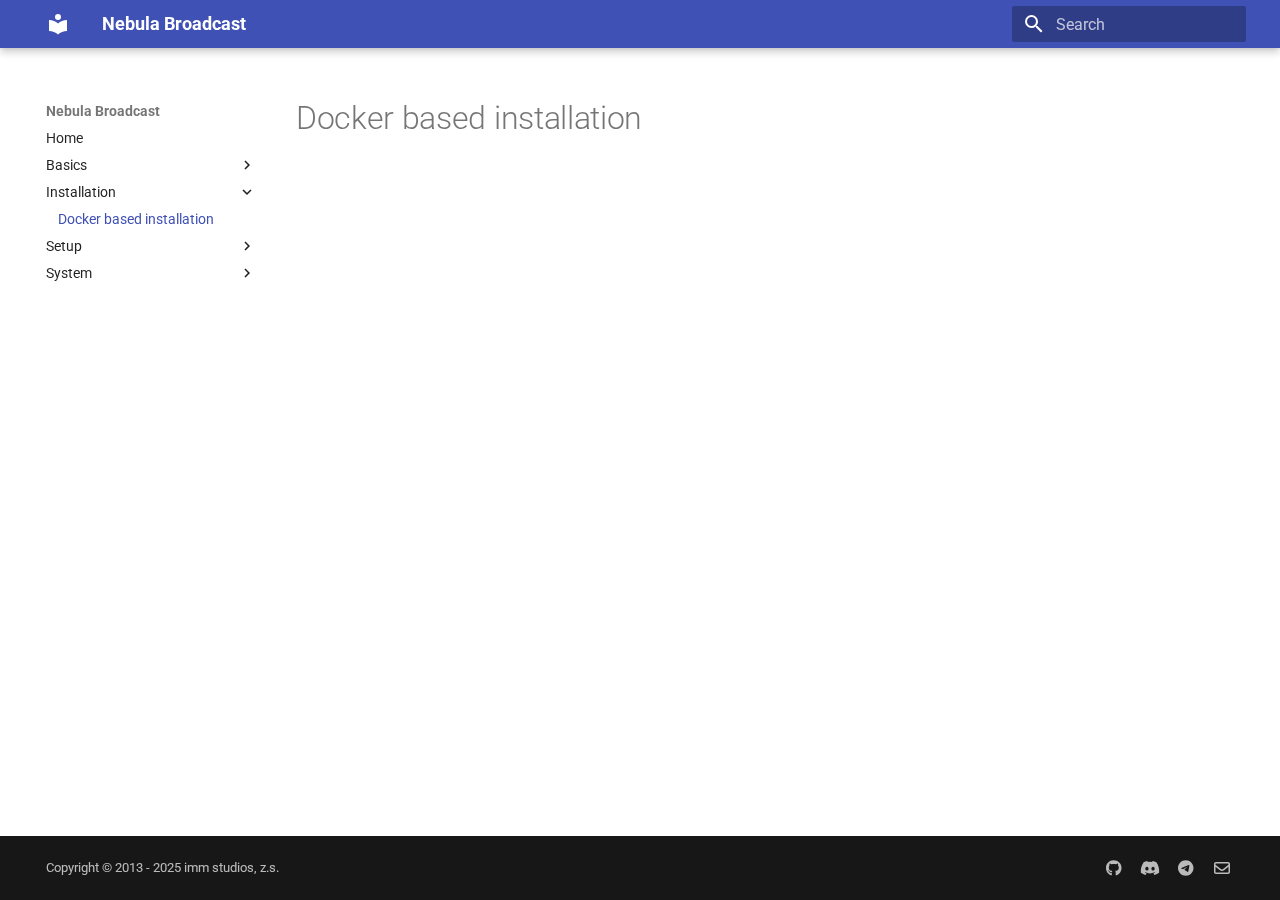
<file: installation/docker/index.html>
<!doctype html>
<html lang="en" class="no-js">
  <head>
    
      <meta charset="utf-8">
      <meta name="viewport" content="width=device-width,initial-scale=1">
      
      
      
      
        <link rel="prev" href="../../basics/linear-broadcasting/">
      
      
        <link rel="next" href="../../setup/casparcg/">
      
      
      <link rel="icon" href="../../assets/images/favicon.png">
      <meta name="generator" content="mkdocs-1.6.1, mkdocs-material-9.6.8">
    
    
      
        <title>Docker based installation - Nebula Broadcast</title>
      
    
    
      <link rel="stylesheet" href="../../assets/stylesheets/main.8608ea7d.min.css">
      
      


    
    
      
    
    
      
        
        
        <link rel="preconnect" href="https://fonts.gstatic.com" crossorigin>
        <link rel="stylesheet" href="https://fonts.googleapis.com/css?family=Roboto:300,300i,400,400i,700,700i%7CRoboto+Mono:400,400i,700,700i&display=fallback">
        <style>:root{--md-text-font:"Roboto";--md-code-font:"Roboto Mono"}</style>
      
    
    
      <link rel="stylesheet" href="../../stylesheets/main.css">
    
    <script>__md_scope=new URL("../..",location),__md_hash=e=>[...e].reduce(((e,_)=>(e<<5)-e+_.charCodeAt(0)),0),__md_get=(e,_=localStorage,t=__md_scope)=>JSON.parse(_.getItem(t.pathname+"."+e)),__md_set=(e,_,t=localStorage,a=__md_scope)=>{try{t.setItem(a.pathname+"."+e,JSON.stringify(_))}catch(e){}}</script>
    
      

    
    
    
  </head>
  
  
    <body dir="ltr">
  
    
    <input class="md-toggle" data-md-toggle="drawer" type="checkbox" id="__drawer" autocomplete="off">
    <input class="md-toggle" data-md-toggle="search" type="checkbox" id="__search" autocomplete="off">
    <label class="md-overlay" for="__drawer"></label>
    <div data-md-component="skip">
      
        
        <a href="#docker-based-installation" class="md-skip">
          Skip to content
        </a>
      
    </div>
    <div data-md-component="announce">
      
    </div>
    
    
      

  

<header class="md-header md-header--shadow" data-md-component="header">
  <nav class="md-header__inner md-grid" aria-label="Header">
    <a href="../.." title="Nebula Broadcast" class="md-header__button md-logo" aria-label="Nebula Broadcast" data-md-component="logo">
      
  
  <svg xmlns="http://www.w3.org/2000/svg" viewBox="0 0 24 24"><path d="M12 8a3 3 0 0 0 3-3 3 3 0 0 0-3-3 3 3 0 0 0-3 3 3 3 0 0 0 3 3m0 3.54C9.64 9.35 6.5 8 3 8v11c3.5 0 6.64 1.35 9 3.54 2.36-2.19 5.5-3.54 9-3.54V8c-3.5 0-6.64 1.35-9 3.54"/></svg>

    </a>
    <label class="md-header__button md-icon" for="__drawer">
      
      <svg xmlns="http://www.w3.org/2000/svg" viewBox="0 0 24 24"><path d="M3 6h18v2H3zm0 5h18v2H3zm0 5h18v2H3z"/></svg>
    </label>
    <div class="md-header__title" data-md-component="header-title">
      <div class="md-header__ellipsis">
        <div class="md-header__topic">
          <span class="md-ellipsis">
            Nebula Broadcast
          </span>
        </div>
        <div class="md-header__topic" data-md-component="header-topic">
          <span class="md-ellipsis">
            
              Docker based installation
            
          </span>
        </div>
      </div>
    </div>
    
    
      <script>var palette=__md_get("__palette");if(palette&&palette.color){if("(prefers-color-scheme)"===palette.color.media){var media=matchMedia("(prefers-color-scheme: light)"),input=document.querySelector(media.matches?"[data-md-color-media='(prefers-color-scheme: light)']":"[data-md-color-media='(prefers-color-scheme: dark)']");palette.color.media=input.getAttribute("data-md-color-media"),palette.color.scheme=input.getAttribute("data-md-color-scheme"),palette.color.primary=input.getAttribute("data-md-color-primary"),palette.color.accent=input.getAttribute("data-md-color-accent")}for(var[key,value]of Object.entries(palette.color))document.body.setAttribute("data-md-color-"+key,value)}</script>
    
    
    
      <label class="md-header__button md-icon" for="__search">
        
        <svg xmlns="http://www.w3.org/2000/svg" viewBox="0 0 24 24"><path d="M9.5 3A6.5 6.5 0 0 1 16 9.5c0 1.61-.59 3.09-1.56 4.23l.27.27h.79l5 5-1.5 1.5-5-5v-.79l-.27-.27A6.52 6.52 0 0 1 9.5 16 6.5 6.5 0 0 1 3 9.5 6.5 6.5 0 0 1 9.5 3m0 2C7 5 5 7 5 9.5S7 14 9.5 14 14 12 14 9.5 12 5 9.5 5"/></svg>
      </label>
      <div class="md-search" data-md-component="search" role="dialog">
  <label class="md-search__overlay" for="__search"></label>
  <div class="md-search__inner" role="search">
    <form class="md-search__form" name="search">
      <input type="text" class="md-search__input" name="query" aria-label="Search" placeholder="Search" autocapitalize="off" autocorrect="off" autocomplete="off" spellcheck="false" data-md-component="search-query" required>
      <label class="md-search__icon md-icon" for="__search">
        
        <svg xmlns="http://www.w3.org/2000/svg" viewBox="0 0 24 24"><path d="M9.5 3A6.5 6.5 0 0 1 16 9.5c0 1.61-.59 3.09-1.56 4.23l.27.27h.79l5 5-1.5 1.5-5-5v-.79l-.27-.27A6.52 6.52 0 0 1 9.5 16 6.5 6.5 0 0 1 3 9.5 6.5 6.5 0 0 1 9.5 3m0 2C7 5 5 7 5 9.5S7 14 9.5 14 14 12 14 9.5 12 5 9.5 5"/></svg>
        
        <svg xmlns="http://www.w3.org/2000/svg" viewBox="0 0 24 24"><path d="M20 11v2H8l5.5 5.5-1.42 1.42L4.16 12l7.92-7.92L13.5 5.5 8 11z"/></svg>
      </label>
      <nav class="md-search__options" aria-label="Search">
        
        <button type="reset" class="md-search__icon md-icon" title="Clear" aria-label="Clear" tabindex="-1">
          
          <svg xmlns="http://www.w3.org/2000/svg" viewBox="0 0 24 24"><path d="M19 6.41 17.59 5 12 10.59 6.41 5 5 6.41 10.59 12 5 17.59 6.41 19 12 13.41 17.59 19 19 17.59 13.41 12z"/></svg>
        </button>
      </nav>
      
    </form>
    <div class="md-search__output">
      <div class="md-search__scrollwrap" tabindex="0" data-md-scrollfix>
        <div class="md-search-result" data-md-component="search-result">
          <div class="md-search-result__meta">
            Initializing search
          </div>
          <ol class="md-search-result__list" role="presentation"></ol>
        </div>
      </div>
    </div>
  </div>
</div>
    
    
  </nav>
  
</header>
    
    <div class="md-container" data-md-component="container">
      
      
        
          
        
      
      <main class="md-main" data-md-component="main">
        <div class="md-main__inner md-grid">
          
            
              
              <div class="md-sidebar md-sidebar--primary" data-md-component="sidebar" data-md-type="navigation" >
                <div class="md-sidebar__scrollwrap">
                  <div class="md-sidebar__inner">
                    



<nav class="md-nav md-nav--primary" aria-label="Navigation" data-md-level="0">
  <label class="md-nav__title" for="__drawer">
    <a href="../.." title="Nebula Broadcast" class="md-nav__button md-logo" aria-label="Nebula Broadcast" data-md-component="logo">
      
  
  <svg xmlns="http://www.w3.org/2000/svg" viewBox="0 0 24 24"><path d="M12 8a3 3 0 0 0 3-3 3 3 0 0 0-3-3 3 3 0 0 0-3 3 3 3 0 0 0 3 3m0 3.54C9.64 9.35 6.5 8 3 8v11c3.5 0 6.64 1.35 9 3.54 2.36-2.19 5.5-3.54 9-3.54V8c-3.5 0-6.64 1.35-9 3.54"/></svg>

    </a>
    Nebula Broadcast
  </label>
  
  <ul class="md-nav__list" data-md-scrollfix>
    
      
      
  
  
  
  
    <li class="md-nav__item">
      <a href="../.." class="md-nav__link">
        
  
  <span class="md-ellipsis">
    Home
    
  </span>
  

      </a>
    </li>
  

    
      
      
  
  
  
  
    
    
    
    
    <li class="md-nav__item md-nav__item--nested">
      
        
        
        <input class="md-nav__toggle md-toggle " type="checkbox" id="__nav_2" >
        
          
          <label class="md-nav__link" for="__nav_2" id="__nav_2_label" tabindex="0">
            
  
  <span class="md-ellipsis">
    Basics
    
  </span>
  

            <span class="md-nav__icon md-icon"></span>
          </label>
        
        <nav class="md-nav" data-md-level="1" aria-labelledby="__nav_2_label" aria-expanded="false">
          <label class="md-nav__title" for="__nav_2">
            <span class="md-nav__icon md-icon"></span>
            Basics
          </label>
          <ul class="md-nav__list" data-md-scrollfix>
            
              
                
  
  
  
  
    <li class="md-nav__item">
      <a href="../../basics/architecture/" class="md-nav__link">
        
  
  <span class="md-ellipsis">
    Architecture
    
  </span>
  

      </a>
    </li>
  

              
            
              
                
  
  
  
  
    <li class="md-nav__item">
      <a href="../../basics/asset-management/" class="md-nav__link">
        
  
  <span class="md-ellipsis">
    Asset management
    
  </span>
  

      </a>
    </li>
  

              
            
              
                
  
  
  
  
    <li class="md-nav__item">
      <a href="../../basics/linear-broadcasting/" class="md-nav__link">
        
  
  <span class="md-ellipsis">
    Scheduling and playout
    
  </span>
  

      </a>
    </li>
  

              
            
          </ul>
        </nav>
      
    </li>
  

    
      
      
  
  
    
  
  
  
    
    
    
    
    <li class="md-nav__item md-nav__item--active md-nav__item--nested">
      
        
        
        <input class="md-nav__toggle md-toggle " type="checkbox" id="__nav_3" checked>
        
          
          <label class="md-nav__link" for="__nav_3" id="__nav_3_label" tabindex="0">
            
  
  <span class="md-ellipsis">
    Installation
    
  </span>
  

            <span class="md-nav__icon md-icon"></span>
          </label>
        
        <nav class="md-nav" data-md-level="1" aria-labelledby="__nav_3_label" aria-expanded="true">
          <label class="md-nav__title" for="__nav_3">
            <span class="md-nav__icon md-icon"></span>
            Installation
          </label>
          <ul class="md-nav__list" data-md-scrollfix>
            
              
                
  
  
    
  
  
  
    <li class="md-nav__item md-nav__item--active">
      
      <input class="md-nav__toggle md-toggle" type="checkbox" id="__toc">
      
      
        
      
      
      <a href="./" class="md-nav__link md-nav__link--active">
        
  
  <span class="md-ellipsis">
    Docker based installation
    
  </span>
  

      </a>
      
    </li>
  

              
            
          </ul>
        </nav>
      
    </li>
  

    
      
      
  
  
  
  
    
    
    
    
    <li class="md-nav__item md-nav__item--nested">
      
        
        
        <input class="md-nav__toggle md-toggle " type="checkbox" id="__nav_4" >
        
          
          <label class="md-nav__link" for="__nav_4" id="__nav_4_label" tabindex="0">
            
  
  <span class="md-ellipsis">
    Setup
    
  </span>
  

            <span class="md-nav__icon md-icon"></span>
          </label>
        
        <nav class="md-nav" data-md-level="1" aria-labelledby="__nav_4_label" aria-expanded="false">
          <label class="md-nav__title" for="__nav_4">
            <span class="md-nav__icon md-icon"></span>
            Setup
          </label>
          <ul class="md-nav__list" data-md-scrollfix>
            
              
                
  
  
  
  
    <li class="md-nav__item">
      <a href="../../setup/casparcg/" class="md-nav__link">
        
  
  <span class="md-ellipsis">
    CasparCG playout
    
  </span>
  

      </a>
    </li>
  

              
            
          </ul>
        </nav>
      
    </li>
  

    
      
      
  
  
  
  
    
    
    
    
    <li class="md-nav__item md-nav__item--nested">
      
        
        
        <input class="md-nav__toggle md-toggle " type="checkbox" id="__nav_5" >
        
          
          <label class="md-nav__link" for="__nav_5" id="__nav_5_label" tabindex="0">
            
  
  <span class="md-ellipsis">
    System
    
  </span>
  

            <span class="md-nav__icon md-icon"></span>
          </label>
        
        <nav class="md-nav" data-md-level="1" aria-labelledby="__nav_5_label" aria-expanded="false">
          <label class="md-nav__title" for="__nav_5">
            <span class="md-nav__icon md-icon"></span>
            System
          </label>
          <ul class="md-nav__list" data-md-scrollfix>
            
              
                
  
  
  
  
    <li class="md-nav__item">
      <a href="../../system/importing-media/" class="md-nav__link">
        
  
  <span class="md-ellipsis">
    Importing media
    
  </span>
  

      </a>
    </li>
  

              
            
              
                
  
  
  
  
    <li class="md-nav__item">
      <a href="../../system/remote-storages/" class="md-nav__link">
        
  
  <span class="md-ellipsis">
    Remote storages
    
  </span>
  

      </a>
    </li>
  

              
            
          </ul>
        </nav>
      
    </li>
  

    
  </ul>
</nav>
                  </div>
                </div>
              </div>
            
            
              
              <div class="md-sidebar md-sidebar--secondary" data-md-component="sidebar" data-md-type="toc" >
                <div class="md-sidebar__scrollwrap">
                  <div class="md-sidebar__inner">
                    

<nav class="md-nav md-nav--secondary" aria-label="Table of contents">
  
  
  
    
  
  
</nav>
                  </div>
                </div>
              </div>
            
          
          
            <div class="md-content" data-md-component="content">
              <article class="md-content__inner md-typeset">
                
                  



<h1 id="docker-based-installation">Docker based installation</h1>












                
              </article>
            </div>
          
          
<script>var target=document.getElementById(location.hash.slice(1));target&&target.name&&(target.checked=target.name.startsWith("__tabbed_"))</script>
        </div>
        
      </main>
      
        <footer class="md-footer">
  
  <div class="md-footer-meta md-typeset">
    <div class="md-footer-meta__inner md-grid">
      <div class="md-copyright">
  
    <div class="md-copyright__highlight">
      Copyright &copy; 2013 - 2025 imm studios, z.s.
    </div>
  
  
</div>
      
        <div class="md-social">
  
    
    
    
    
      
      
    
    <a href="https://github.com/nebulabroadcast" target="_blank" rel="noopener" title="github.com" class="md-social__link">
      <svg xmlns="http://www.w3.org/2000/svg" viewBox="0 0 496 512"><!--! Font Awesome Free 6.7.2 by @fontawesome - https://fontawesome.com License - https://fontawesome.com/license/free (Icons: CC BY 4.0, Fonts: SIL OFL 1.1, Code: MIT License) Copyright 2024 Fonticons, Inc.--><path d="M165.9 397.4c0 2-2.3 3.6-5.2 3.6-3.3.3-5.6-1.3-5.6-3.6 0-2 2.3-3.6 5.2-3.6 3-.3 5.6 1.3 5.6 3.6m-31.1-4.5c-.7 2 1.3 4.3 4.3 4.9 2.6 1 5.6 0 6.2-2s-1.3-4.3-4.3-5.2c-2.6-.7-5.5.3-6.2 2.3m44.2-1.7c-2.9.7-4.9 2.6-4.6 4.9.3 2 2.9 3.3 5.9 2.6 2.9-.7 4.9-2.6 4.6-4.6-.3-1.9-3-3.2-5.9-2.9M244.8 8C106.1 8 0 113.3 0 252c0 110.9 69.8 205.8 169.5 239.2 12.8 2.3 17.3-5.6 17.3-12.1 0-6.2-.3-40.4-.3-61.4 0 0-70 15-84.7-29.8 0 0-11.4-29.1-27.8-36.6 0 0-22.9-15.7 1.6-15.4 0 0 24.9 2 38.6 25.8 21.9 38.6 58.6 27.5 72.9 20.9 2.3-16 8.8-27.1 16-33.7-55.9-6.2-112.3-14.3-112.3-110.5 0-27.5 7.6-41.3 23.6-58.9-2.6-6.5-11.1-33.3 2.6-67.9 20.9-6.5 69 27 69 27 20-5.6 41.5-8.5 62.8-8.5s42.8 2.9 62.8 8.5c0 0 48.1-33.6 69-27 13.7 34.7 5.2 61.4 2.6 67.9 16 17.7 25.8 31.5 25.8 58.9 0 96.5-58.9 104.2-114.8 110.5 9.2 7.9 17 22.9 17 46.4 0 33.7-.3 75.4-.3 83.6 0 6.5 4.6 14.4 17.3 12.1C428.2 457.8 496 362.9 496 252 496 113.3 383.5 8 244.8 8M97.2 352.9c-1.3 1-1 3.3.7 5.2 1.6 1.6 3.9 2.3 5.2 1 1.3-1 1-3.3-.7-5.2-1.6-1.6-3.9-2.3-5.2-1m-10.8-8.1c-.7 1.3.3 2.9 2.3 3.9 1.6 1 3.6.7 4.3-.7.7-1.3-.3-2.9-2.3-3.9-2-.6-3.6-.3-4.3.7m32.4 35.6c-1.6 1.3-1 4.3 1.3 6.2 2.3 2.3 5.2 2.6 6.5 1 1.3-1.3.7-4.3-1.3-6.2-2.2-2.3-5.2-2.6-6.5-1m-11.4-14.7c-1.6 1-1.6 3.6 0 5.9s4.3 3.3 5.6 2.3c1.6-1.3 1.6-3.9 0-6.2-1.4-2.3-4-3.3-5.6-2"/></svg>
    </a>
  
    
    
    
    
      
      
    
    <a href="https://discord.gg/3UxJ4WKfy9" target="_blank" rel="noopener" title="discord.gg" class="md-social__link">
      <svg xmlns="http://www.w3.org/2000/svg" viewBox="0 0 640 512"><!--! Font Awesome Free 6.7.2 by @fontawesome - https://fontawesome.com License - https://fontawesome.com/license/free (Icons: CC BY 4.0, Fonts: SIL OFL 1.1, Code: MIT License) Copyright 2024 Fonticons, Inc.--><path d="M524.531 69.836a1.5 1.5 0 0 0-.764-.7A485 485 0 0 0 404.081 32.03a1.82 1.82 0 0 0-1.923.91 338 338 0 0 0-14.9 30.6 447.9 447.9 0 0 0-134.426 0 310 310 0 0 0-15.135-30.6 1.89 1.89 0 0 0-1.924-.91 483.7 483.7 0 0 0-119.688 37.107 1.7 1.7 0 0 0-.788.676C39.068 183.651 18.186 294.69 28.43 404.354a2.02 2.02 0 0 0 .765 1.375 487.7 487.7 0 0 0 146.825 74.189 1.9 1.9 0 0 0 2.063-.676A348 348 0 0 0 208.12 430.4a1.86 1.86 0 0 0-1.019-2.588 321 321 0 0 1-45.868-21.853 1.885 1.885 0 0 1-.185-3.126 251 251 0 0 0 9.109-7.137 1.82 1.82 0 0 1 1.9-.256c96.229 43.917 200.41 43.917 295.5 0a1.81 1.81 0 0 1 1.924.233 235 235 0 0 0 9.132 7.16 1.884 1.884 0 0 1-.162 3.126 301.4 301.4 0 0 1-45.89 21.83 1.875 1.875 0 0 0-1 2.611 391 391 0 0 0 30.014 48.815 1.86 1.86 0 0 0 2.063.7A486 486 0 0 0 610.7 405.729a1.88 1.88 0 0 0 .765-1.352c12.264-126.783-20.532-236.912-86.934-334.541M222.491 337.58c-28.972 0-52.844-26.587-52.844-59.239s23.409-59.241 52.844-59.241c29.665 0 53.306 26.82 52.843 59.239 0 32.654-23.41 59.241-52.843 59.241m195.38 0c-28.971 0-52.843-26.587-52.843-59.239s23.409-59.241 52.843-59.241c29.667 0 53.307 26.82 52.844 59.239 0 32.654-23.177 59.241-52.844 59.241"/></svg>
    </a>
  
    
    
    
    
      
      
    
    <a href="https://t.me/nebulabroadcast" target="_blank" rel="noopener" title="t.me" class="md-social__link">
      <svg xmlns="http://www.w3.org/2000/svg" viewBox="0 0 496 512"><!--! Font Awesome Free 6.7.2 by @fontawesome - https://fontawesome.com License - https://fontawesome.com/license/free (Icons: CC BY 4.0, Fonts: SIL OFL 1.1, Code: MIT License) Copyright 2024 Fonticons, Inc.--><path d="M248 8C111.033 8 0 119.033 0 256s111.033 248 248 248 248-111.033 248-248S384.967 8 248 8m114.952 168.66c-3.732 39.215-19.881 134.378-28.1 178.3-3.476 18.584-10.322 24.816-16.948 25.425-14.4 1.326-25.338-9.517-39.287-18.661-21.827-14.308-34.158-23.215-55.346-37.177-24.485-16.135-8.612-25 5.342-39.5 3.652-3.793 67.107-61.51 68.335-66.746.153-.655.3-3.1-1.154-4.384s-3.59-.849-5.135-.5q-3.283.746-104.608 69.142-14.845 10.194-26.894 9.934c-8.855-.191-25.888-5.006-38.551-9.123-15.531-5.048-27.875-7.717-26.8-16.291q.84-6.7 18.45-13.7 108.446-47.248 144.628-62.3c68.872-28.647 83.183-33.623 92.511-33.789 2.052-.034 6.639.474 9.61 2.885a10.45 10.45 0 0 1 3.53 6.716 43.8 43.8 0 0 1 .417 9.769"/></svg>
    </a>
  
    
    
    
    
    <a href="mailto:info@nebulabroadcast.com" target="_blank" rel="noopener" title="" class="md-social__link">
      <svg xmlns="http://www.w3.org/2000/svg" viewBox="0 0 512 512"><!--! Font Awesome Free 6.7.2 by @fontawesome - https://fontawesome.com License - https://fontawesome.com/license/free (Icons: CC BY 4.0, Fonts: SIL OFL 1.1, Code: MIT License) Copyright 2024 Fonticons, Inc.--><path d="M64 112c-8.8 0-16 7.2-16 16v22.1l172.5 141.6c20.7 17 50.4 17 71.1 0L464 150.1V128c0-8.8-7.2-16-16-16zM48 212.2V384c0 8.8 7.2 16 16 16h384c8.8 0 16-7.2 16-16V212.2L322 328.8c-38.4 31.5-93.7 31.5-132 0zM0 128c0-35.3 28.7-64 64-64h384c35.3 0 64 28.7 64 64v256c0 35.3-28.7 64-64 64H64c-35.3 0-64-28.7-64-64z"/></svg>
    </a>
  
</div>
      
    </div>
  </div>
</footer>
      
    </div>
    <div class="md-dialog" data-md-component="dialog">
      <div class="md-dialog__inner md-typeset"></div>
    </div>
    
    
    <script id="__config" type="application/json">{"base": "../..", "features": [], "search": "../../assets/javascripts/workers/search.f8cc74c7.min.js", "translations": {"clipboard.copied": "Copied to clipboard", "clipboard.copy": "Copy to clipboard", "search.result.more.one": "1 more on this page", "search.result.more.other": "# more on this page", "search.result.none": "No matching documents", "search.result.one": "1 matching document", "search.result.other": "# matching documents", "search.result.placeholder": "Type to start searching", "search.result.term.missing": "Missing", "select.version": "Select version"}}</script>
    
    
      <script src="../../assets/javascripts/bundle.c8b220af.min.js"></script>
      
    
  </body>
</html>
</file>
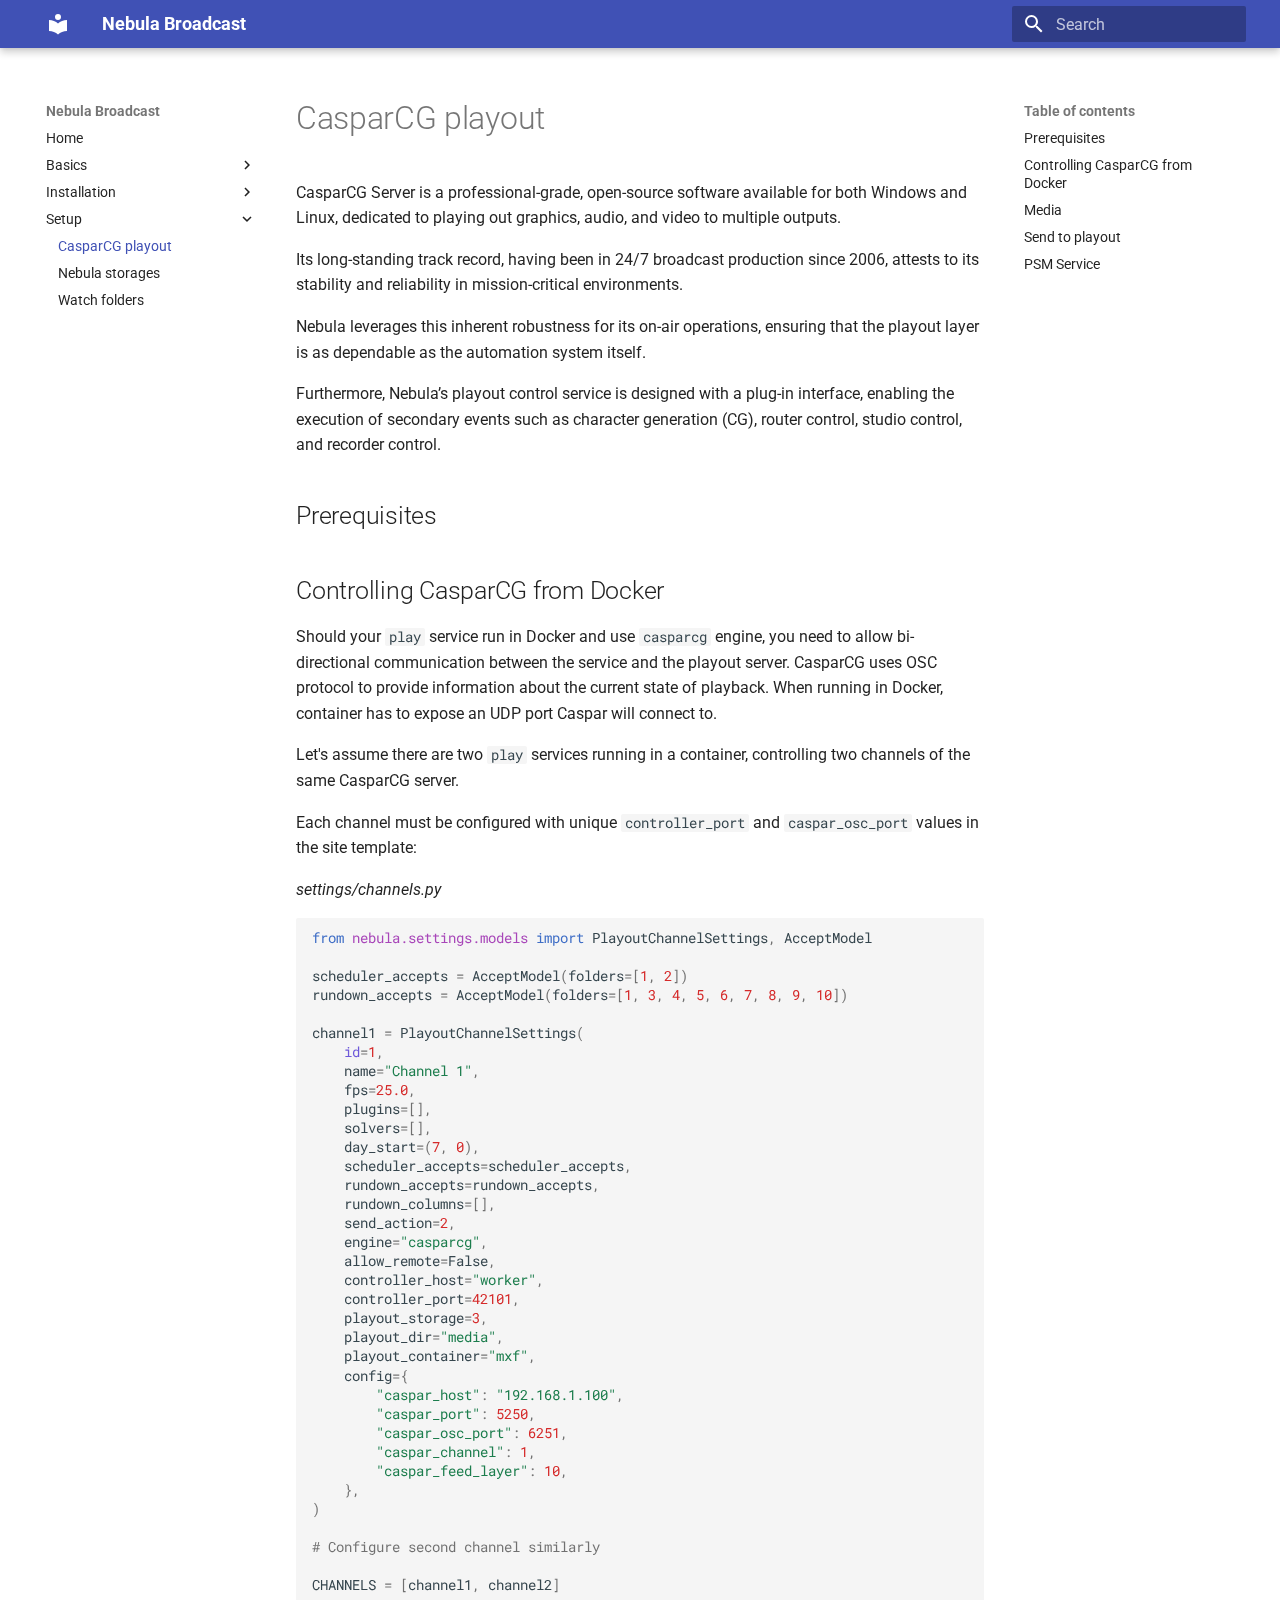
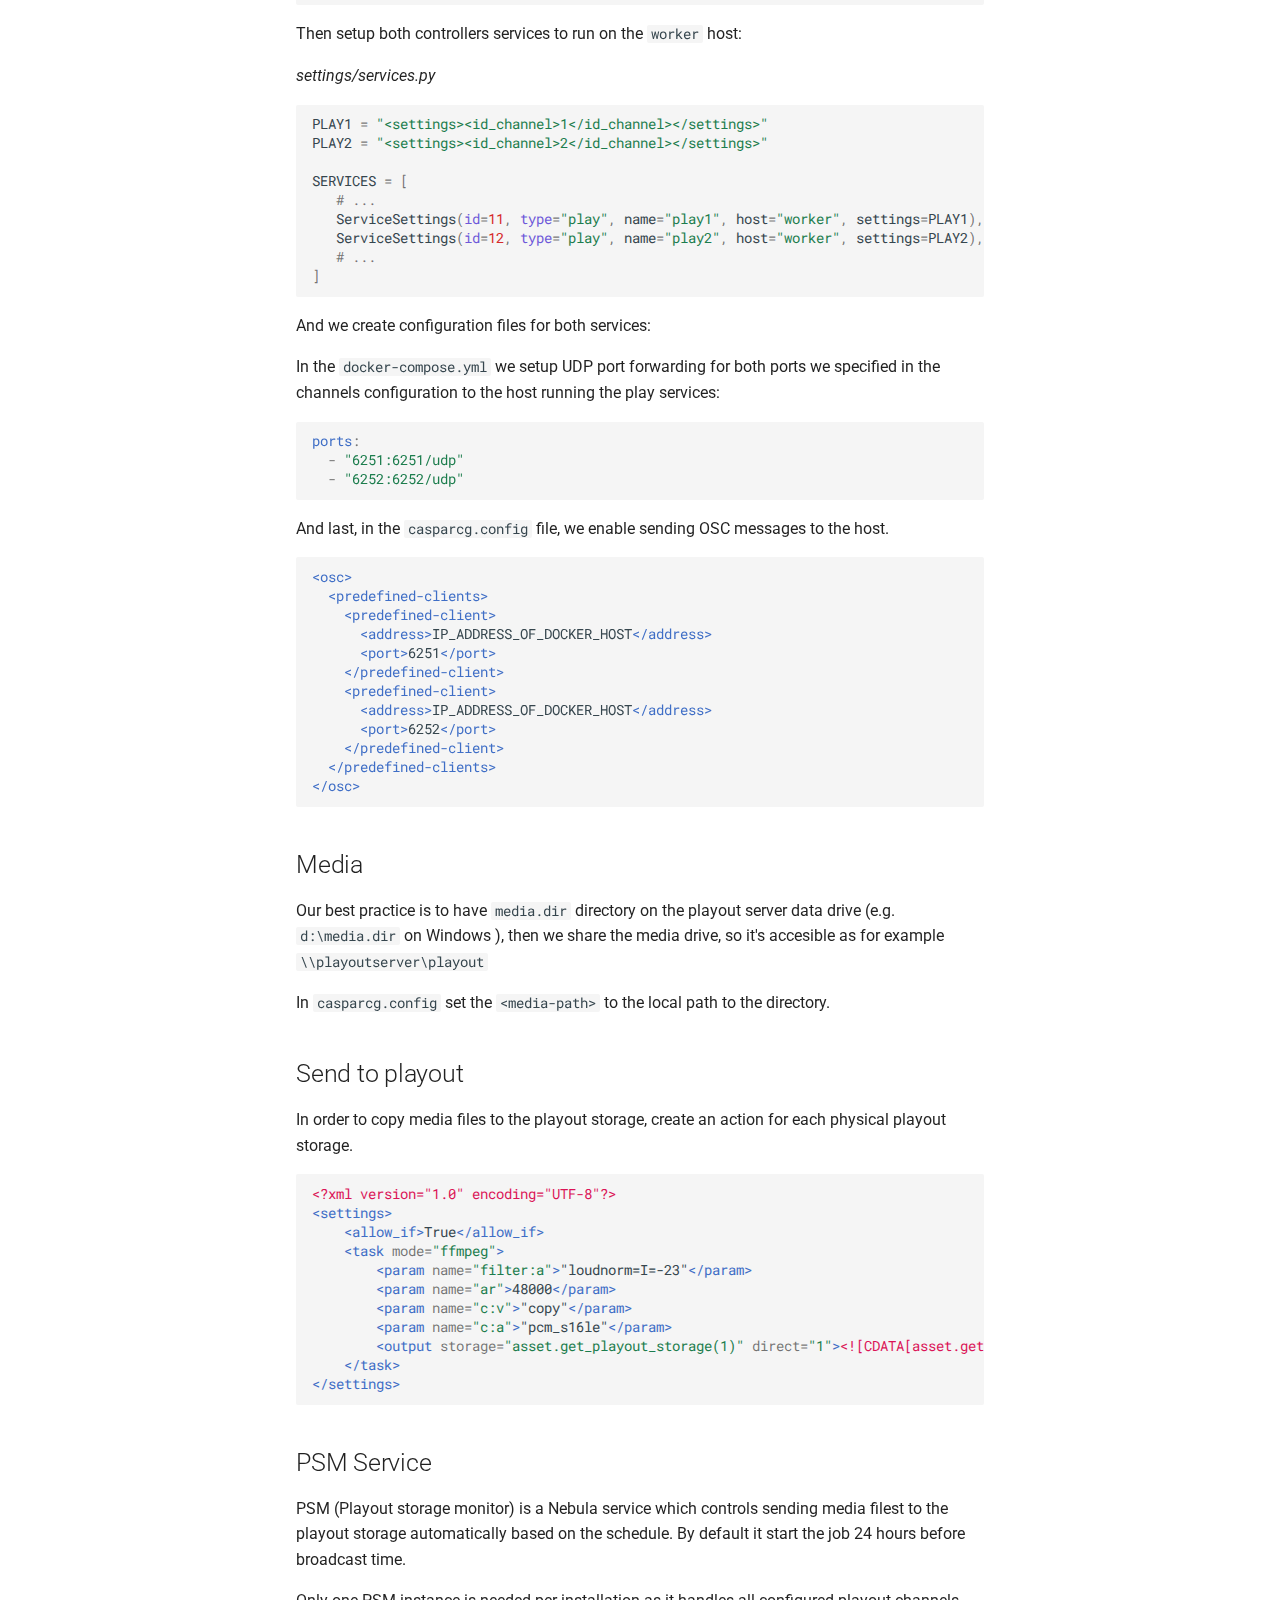
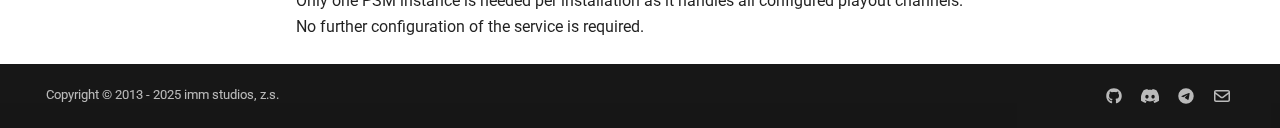
<file: setup/casparcg/index.html>
<!doctype html>
<html lang="en" class="no-js">
  <head>
    
      <meta charset="utf-8">
      <meta name="viewport" content="width=device-width,initial-scale=1">
      
      
      
      
        <link rel="prev" href="../../installation/docker/">
      
      
        <link rel="next" href="../storages/">
      
      
      <link rel="icon" href="../../assets/images/favicon.png">
      <meta name="generator" content="mkdocs-1.6.1, mkdocs-material-9.6.16">
    
    
      
        <title>CasparCG playout - Nebula Broadcast</title>
      
    
    
      <link rel="stylesheet" href="../../assets/stylesheets/main.7e37652d.min.css">
      
      


    
    
      
    
    
      
        
        
        <link rel="preconnect" href="https://fonts.gstatic.com" crossorigin>
        <link rel="stylesheet" href="https://fonts.googleapis.com/css?family=Roboto:300,300i,400,400i,700,700i%7CRoboto+Mono:400,400i,700,700i&display=fallback">
        <style>:root{--md-text-font:"Roboto";--md-code-font:"Roboto Mono"}</style>
      
    
    
      <link rel="stylesheet" href="../../stylesheets/main.css">
    
    <script>__md_scope=new URL("../..",location),__md_hash=e=>[...e].reduce(((e,_)=>(e<<5)-e+_.charCodeAt(0)),0),__md_get=(e,_=localStorage,t=__md_scope)=>JSON.parse(_.getItem(t.pathname+"."+e)),__md_set=(e,_,t=localStorage,a=__md_scope)=>{try{t.setItem(a.pathname+"."+e,JSON.stringify(_))}catch(e){}}</script>
    
      

    
    
    
  </head>
  
  
    <body dir="ltr">
  
    
    <input class="md-toggle" data-md-toggle="drawer" type="checkbox" id="__drawer" autocomplete="off">
    <input class="md-toggle" data-md-toggle="search" type="checkbox" id="__search" autocomplete="off">
    <label class="md-overlay" for="__drawer"></label>
    <div data-md-component="skip">
      
        
        <a href="#casparcg-playout" class="md-skip">
          Skip to content
        </a>
      
    </div>
    <div data-md-component="announce">
      
    </div>
    
    
      

  

<header class="md-header md-header--shadow" data-md-component="header">
  <nav class="md-header__inner md-grid" aria-label="Header">
    <a href="../.." title="Nebula Broadcast" class="md-header__button md-logo" aria-label="Nebula Broadcast" data-md-component="logo">
      
  
  <svg xmlns="http://www.w3.org/2000/svg" viewBox="0 0 24 24"><path d="M12 8a3 3 0 0 0 3-3 3 3 0 0 0-3-3 3 3 0 0 0-3 3 3 3 0 0 0 3 3m0 3.54C9.64 9.35 6.5 8 3 8v11c3.5 0 6.64 1.35 9 3.54 2.36-2.19 5.5-3.54 9-3.54V8c-3.5 0-6.64 1.35-9 3.54"/></svg>

    </a>
    <label class="md-header__button md-icon" for="__drawer">
      
      <svg xmlns="http://www.w3.org/2000/svg" viewBox="0 0 24 24"><path d="M3 6h18v2H3zm0 5h18v2H3zm0 5h18v2H3z"/></svg>
    </label>
    <div class="md-header__title" data-md-component="header-title">
      <div class="md-header__ellipsis">
        <div class="md-header__topic">
          <span class="md-ellipsis">
            Nebula Broadcast
          </span>
        </div>
        <div class="md-header__topic" data-md-component="header-topic">
          <span class="md-ellipsis">
            
              CasparCG playout
            
          </span>
        </div>
      </div>
    </div>
    
    
      <script>var palette=__md_get("__palette");if(palette&&palette.color){if("(prefers-color-scheme)"===palette.color.media){var media=matchMedia("(prefers-color-scheme: light)"),input=document.querySelector(media.matches?"[data-md-color-media='(prefers-color-scheme: light)']":"[data-md-color-media='(prefers-color-scheme: dark)']");palette.color.media=input.getAttribute("data-md-color-media"),palette.color.scheme=input.getAttribute("data-md-color-scheme"),palette.color.primary=input.getAttribute("data-md-color-primary"),palette.color.accent=input.getAttribute("data-md-color-accent")}for(var[key,value]of Object.entries(palette.color))document.body.setAttribute("data-md-color-"+key,value)}</script>
    
    
    
      
      
        <label class="md-header__button md-icon" for="__search">
          
          <svg xmlns="http://www.w3.org/2000/svg" viewBox="0 0 24 24"><path d="M9.5 3A6.5 6.5 0 0 1 16 9.5c0 1.61-.59 3.09-1.56 4.23l.27.27h.79l5 5-1.5 1.5-5-5v-.79l-.27-.27A6.52 6.52 0 0 1 9.5 16 6.5 6.5 0 0 1 3 9.5 6.5 6.5 0 0 1 9.5 3m0 2C7 5 5 7 5 9.5S7 14 9.5 14 14 12 14 9.5 12 5 9.5 5"/></svg>
        </label>
        <div class="md-search" data-md-component="search" role="dialog">
  <label class="md-search__overlay" for="__search"></label>
  <div class="md-search__inner" role="search">
    <form class="md-search__form" name="search">
      <input type="text" class="md-search__input" name="query" aria-label="Search" placeholder="Search" autocapitalize="off" autocorrect="off" autocomplete="off" spellcheck="false" data-md-component="search-query" required>
      <label class="md-search__icon md-icon" for="__search">
        
        <svg xmlns="http://www.w3.org/2000/svg" viewBox="0 0 24 24"><path d="M9.5 3A6.5 6.5 0 0 1 16 9.5c0 1.61-.59 3.09-1.56 4.23l.27.27h.79l5 5-1.5 1.5-5-5v-.79l-.27-.27A6.52 6.52 0 0 1 9.5 16 6.5 6.5 0 0 1 3 9.5 6.5 6.5 0 0 1 9.5 3m0 2C7 5 5 7 5 9.5S7 14 9.5 14 14 12 14 9.5 12 5 9.5 5"/></svg>
        
        <svg xmlns="http://www.w3.org/2000/svg" viewBox="0 0 24 24"><path d="M20 11v2H8l5.5 5.5-1.42 1.42L4.16 12l7.92-7.92L13.5 5.5 8 11z"/></svg>
      </label>
      <nav class="md-search__options" aria-label="Search">
        
        <button type="reset" class="md-search__icon md-icon" title="Clear" aria-label="Clear" tabindex="-1">
          
          <svg xmlns="http://www.w3.org/2000/svg" viewBox="0 0 24 24"><path d="M19 6.41 17.59 5 12 10.59 6.41 5 5 6.41 10.59 12 5 17.59 6.41 19 12 13.41 17.59 19 19 17.59 13.41 12z"/></svg>
        </button>
      </nav>
      
    </form>
    <div class="md-search__output">
      <div class="md-search__scrollwrap" tabindex="0" data-md-scrollfix>
        <div class="md-search-result" data-md-component="search-result">
          <div class="md-search-result__meta">
            Initializing search
          </div>
          <ol class="md-search-result__list" role="presentation"></ol>
        </div>
      </div>
    </div>
  </div>
</div>
      
    
    
  </nav>
  
</header>
    
    <div class="md-container" data-md-component="container">
      
      
        
          
        
      
      <main class="md-main" data-md-component="main">
        <div class="md-main__inner md-grid">
          
            
              
              <div class="md-sidebar md-sidebar--primary" data-md-component="sidebar" data-md-type="navigation" >
                <div class="md-sidebar__scrollwrap">
                  <div class="md-sidebar__inner">
                    



<nav class="md-nav md-nav--primary" aria-label="Navigation" data-md-level="0">
  <label class="md-nav__title" for="__drawer">
    <a href="../.." title="Nebula Broadcast" class="md-nav__button md-logo" aria-label="Nebula Broadcast" data-md-component="logo">
      
  
  <svg xmlns="http://www.w3.org/2000/svg" viewBox="0 0 24 24"><path d="M12 8a3 3 0 0 0 3-3 3 3 0 0 0-3-3 3 3 0 0 0-3 3 3 3 0 0 0 3 3m0 3.54C9.64 9.35 6.5 8 3 8v11c3.5 0 6.64 1.35 9 3.54 2.36-2.19 5.5-3.54 9-3.54V8c-3.5 0-6.64 1.35-9 3.54"/></svg>

    </a>
    Nebula Broadcast
  </label>
  
  <ul class="md-nav__list" data-md-scrollfix>
    
      
      
  
  
  
  
    <li class="md-nav__item">
      <a href="../.." class="md-nav__link">
        
  
  
  <span class="md-ellipsis">
    Home
    
  </span>
  

      </a>
    </li>
  

    
      
      
  
  
  
  
    
    
    
    
    
    <li class="md-nav__item md-nav__item--nested">
      
        
        
        <input class="md-nav__toggle md-toggle " type="checkbox" id="__nav_2" >
        
          
          <label class="md-nav__link" for="__nav_2" id="__nav_2_label" tabindex="0">
            
  
  
  <span class="md-ellipsis">
    Basics
    
  </span>
  

            <span class="md-nav__icon md-icon"></span>
          </label>
        
        <nav class="md-nav" data-md-level="1" aria-labelledby="__nav_2_label" aria-expanded="false">
          <label class="md-nav__title" for="__nav_2">
            <span class="md-nav__icon md-icon"></span>
            Basics
          </label>
          <ul class="md-nav__list" data-md-scrollfix>
            
              
                
  
  
  
  
    <li class="md-nav__item">
      <a href="../../basics/architecture/" class="md-nav__link">
        
  
  
  <span class="md-ellipsis">
    Architecture
    
  </span>
  

      </a>
    </li>
  

              
            
              
                
  
  
  
  
    <li class="md-nav__item">
      <a href="../../basics/asset-management/" class="md-nav__link">
        
  
  
  <span class="md-ellipsis">
    Asset management
    
  </span>
  

      </a>
    </li>
  

              
            
              
                
  
  
  
  
    <li class="md-nav__item">
      <a href="../../basics/linear-broadcasting/" class="md-nav__link">
        
  
  
  <span class="md-ellipsis">
    Linear Broadcasting
    
  </span>
  

      </a>
    </li>
  

              
            
          </ul>
        </nav>
      
    </li>
  

    
      
      
  
  
  
  
    
    
    
    
    
    <li class="md-nav__item md-nav__item--nested">
      
        
        
        <input class="md-nav__toggle md-toggle " type="checkbox" id="__nav_3" >
        
          
          <label class="md-nav__link" for="__nav_3" id="__nav_3_label" tabindex="0">
            
  
  
  <span class="md-ellipsis">
    Installation
    
  </span>
  

            <span class="md-nav__icon md-icon"></span>
          </label>
        
        <nav class="md-nav" data-md-level="1" aria-labelledby="__nav_3_label" aria-expanded="false">
          <label class="md-nav__title" for="__nav_3">
            <span class="md-nav__icon md-icon"></span>
            Installation
          </label>
          <ul class="md-nav__list" data-md-scrollfix>
            
              
                
  
  
  
  
    <li class="md-nav__item">
      <a href="../../installation/docker/" class="md-nav__link">
        
  
  
  <span class="md-ellipsis">
    Docker based installation
    
  </span>
  

      </a>
    </li>
  

              
            
          </ul>
        </nav>
      
    </li>
  

    
      
      
  
  
    
  
  
  
    
    
    
    
    
    <li class="md-nav__item md-nav__item--active md-nav__item--nested">
      
        
        
        <input class="md-nav__toggle md-toggle " type="checkbox" id="__nav_4" checked>
        
          
          <label class="md-nav__link" for="__nav_4" id="__nav_4_label" tabindex="0">
            
  
  
  <span class="md-ellipsis">
    Setup
    
  </span>
  

            <span class="md-nav__icon md-icon"></span>
          </label>
        
        <nav class="md-nav" data-md-level="1" aria-labelledby="__nav_4_label" aria-expanded="true">
          <label class="md-nav__title" for="__nav_4">
            <span class="md-nav__icon md-icon"></span>
            Setup
          </label>
          <ul class="md-nav__list" data-md-scrollfix>
            
              
                
  
  
    
  
  
  
    <li class="md-nav__item md-nav__item--active">
      
      <input class="md-nav__toggle md-toggle" type="checkbox" id="__toc">
      
      
        
      
      
        <label class="md-nav__link md-nav__link--active" for="__toc">
          
  
  
  <span class="md-ellipsis">
    CasparCG playout
    
  </span>
  

          <span class="md-nav__icon md-icon"></span>
        </label>
      
      <a href="./" class="md-nav__link md-nav__link--active">
        
  
  
  <span class="md-ellipsis">
    CasparCG playout
    
  </span>
  

      </a>
      
        

<nav class="md-nav md-nav--secondary" aria-label="Table of contents">
  
  
  
    
  
  
    <label class="md-nav__title" for="__toc">
      <span class="md-nav__icon md-icon"></span>
      Table of contents
    </label>
    <ul class="md-nav__list" data-md-component="toc" data-md-scrollfix>
      
        <li class="md-nav__item">
  <a href="#prerequisites" class="md-nav__link">
    <span class="md-ellipsis">
      Prerequisites
    </span>
  </a>
  
</li>
      
        <li class="md-nav__item">
  <a href="#controlling-casparcg-from-docker" class="md-nav__link">
    <span class="md-ellipsis">
      Controlling CasparCG from Docker
    </span>
  </a>
  
</li>
      
        <li class="md-nav__item">
  <a href="#media" class="md-nav__link">
    <span class="md-ellipsis">
      Media
    </span>
  </a>
  
</li>
      
        <li class="md-nav__item">
  <a href="#send-to-playout" class="md-nav__link">
    <span class="md-ellipsis">
      Send to playout
    </span>
  </a>
  
</li>
      
        <li class="md-nav__item">
  <a href="#psm-service" class="md-nav__link">
    <span class="md-ellipsis">
      PSM Service
    </span>
  </a>
  
</li>
      
    </ul>
  
</nav>
      
    </li>
  

              
            
              
                
  
  
  
  
    <li class="md-nav__item">
      <a href="../storages/" class="md-nav__link">
        
  
  
  <span class="md-ellipsis">
    Nebula storages
    
  </span>
  

      </a>
    </li>
  

              
            
              
                
  
  
  
  
    <li class="md-nav__item">
      <a href="../watchfolders/" class="md-nav__link">
        
  
  
  <span class="md-ellipsis">
    Watch folders
    
  </span>
  

      </a>
    </li>
  

              
            
          </ul>
        </nav>
      
    </li>
  

    
  </ul>
</nav>
                  </div>
                </div>
              </div>
            
            
              
              <div class="md-sidebar md-sidebar--secondary" data-md-component="sidebar" data-md-type="toc" >
                <div class="md-sidebar__scrollwrap">
                  <div class="md-sidebar__inner">
                    

<nav class="md-nav md-nav--secondary" aria-label="Table of contents">
  
  
  
    
  
  
    <label class="md-nav__title" for="__toc">
      <span class="md-nav__icon md-icon"></span>
      Table of contents
    </label>
    <ul class="md-nav__list" data-md-component="toc" data-md-scrollfix>
      
        <li class="md-nav__item">
  <a href="#prerequisites" class="md-nav__link">
    <span class="md-ellipsis">
      Prerequisites
    </span>
  </a>
  
</li>
      
        <li class="md-nav__item">
  <a href="#controlling-casparcg-from-docker" class="md-nav__link">
    <span class="md-ellipsis">
      Controlling CasparCG from Docker
    </span>
  </a>
  
</li>
      
        <li class="md-nav__item">
  <a href="#media" class="md-nav__link">
    <span class="md-ellipsis">
      Media
    </span>
  </a>
  
</li>
      
        <li class="md-nav__item">
  <a href="#send-to-playout" class="md-nav__link">
    <span class="md-ellipsis">
      Send to playout
    </span>
  </a>
  
</li>
      
        <li class="md-nav__item">
  <a href="#psm-service" class="md-nav__link">
    <span class="md-ellipsis">
      PSM Service
    </span>
  </a>
  
</li>
      
    </ul>
  
</nav>
                  </div>
                </div>
              </div>
            
          
          
            <div class="md-content" data-md-component="content">
              <article class="md-content__inner md-typeset">
                
                  



<h1 id="casparcg-playout">CasparCG playout</h1>
<p>CasparCG Server is a professional-grade, open-source software available for both Windows and Linux, 
dedicated to playing out graphics, audio, and video to multiple outputs.</p>
<p>Its long-standing track record, having been in 24/7 broadcast production since 2006, 
attests to its stability and reliability in mission-critical environments.</p>
<p>Nebula leverages this inherent robustness for its on-air operations, 
ensuring that the playout layer is as dependable as the automation system itself. </p>
<p>Furthermore, Nebula’s playout control service is designed with a plug-in interface, 
enabling the execution of secondary events such as character generation (CG), 
router control, studio control, and recorder control.</p>
<h2 id="prerequisites">Prerequisites</h2>
<h2 id="controlling-casparcg-from-docker">Controlling CasparCG from Docker</h2>
<p>Should your <code>play</code> service run in Docker and use <code>casparcg</code> engine,
you need to allow bi-directional communication between the service and the playout server.
CasparCG uses OSC protocol to provide information about the current state of playback.
When running in Docker, container has to expose an UDP port Caspar will connect to.</p>
<p>Let's assume there are two <code>play</code> services running in a container,
controlling two channels of the same CasparCG server.</p>
<p>Each channel must be configured with unique <code>controller_port</code> and <code>caspar_osc_port</code> values in the site template:</p>
<p><em>settings/channels.py</em></p>
<div class="highlight"><pre><span></span><code><span class="kn">from</span><span class="w"> </span><span class="nn">nebula.settings.models</span><span class="w"> </span><span class="kn">import</span> <span class="n">PlayoutChannelSettings</span><span class="p">,</span> <span class="n">AcceptModel</span>

<span class="n">scheduler_accepts</span> <span class="o">=</span> <span class="n">AcceptModel</span><span class="p">(</span><span class="n">folders</span><span class="o">=</span><span class="p">[</span><span class="mi">1</span><span class="p">,</span> <span class="mi">2</span><span class="p">])</span>
<span class="n">rundown_accepts</span> <span class="o">=</span> <span class="n">AcceptModel</span><span class="p">(</span><span class="n">folders</span><span class="o">=</span><span class="p">[</span><span class="mi">1</span><span class="p">,</span> <span class="mi">3</span><span class="p">,</span> <span class="mi">4</span><span class="p">,</span> <span class="mi">5</span><span class="p">,</span> <span class="mi">6</span><span class="p">,</span> <span class="mi">7</span><span class="p">,</span> <span class="mi">8</span><span class="p">,</span> <span class="mi">9</span><span class="p">,</span> <span class="mi">10</span><span class="p">])</span>

<span class="n">channel1</span> <span class="o">=</span> <span class="n">PlayoutChannelSettings</span><span class="p">(</span>
    <span class="nb">id</span><span class="o">=</span><span class="mi">1</span><span class="p">,</span>
    <span class="n">name</span><span class="o">=</span><span class="s2">&quot;Channel 1&quot;</span><span class="p">,</span>
    <span class="n">fps</span><span class="o">=</span><span class="mf">25.0</span><span class="p">,</span>
    <span class="n">plugins</span><span class="o">=</span><span class="p">[],</span>
    <span class="n">solvers</span><span class="o">=</span><span class="p">[],</span>
    <span class="n">day_start</span><span class="o">=</span><span class="p">(</span><span class="mi">7</span><span class="p">,</span> <span class="mi">0</span><span class="p">),</span>
    <span class="n">scheduler_accepts</span><span class="o">=</span><span class="n">scheduler_accepts</span><span class="p">,</span>
    <span class="n">rundown_accepts</span><span class="o">=</span><span class="n">rundown_accepts</span><span class="p">,</span>
    <span class="n">rundown_columns</span><span class="o">=</span><span class="p">[],</span>
    <span class="n">send_action</span><span class="o">=</span><span class="mi">2</span><span class="p">,</span>
    <span class="n">engine</span><span class="o">=</span><span class="s2">&quot;casparcg&quot;</span><span class="p">,</span>
    <span class="n">allow_remote</span><span class="o">=</span><span class="kc">False</span><span class="p">,</span>
    <span class="n">controller_host</span><span class="o">=</span><span class="s2">&quot;worker&quot;</span><span class="p">,</span>
    <span class="n">controller_port</span><span class="o">=</span><span class="mi">42101</span><span class="p">,</span>
    <span class="n">playout_storage</span><span class="o">=</span><span class="mi">3</span><span class="p">,</span>
    <span class="n">playout_dir</span><span class="o">=</span><span class="s2">&quot;media&quot;</span><span class="p">,</span>
    <span class="n">playout_container</span><span class="o">=</span><span class="s2">&quot;mxf&quot;</span><span class="p">,</span>
    <span class="n">config</span><span class="o">=</span><span class="p">{</span>
        <span class="s2">&quot;caspar_host&quot;</span><span class="p">:</span> <span class="s2">&quot;192.168.1.100&quot;</span><span class="p">,</span>
        <span class="s2">&quot;caspar_port&quot;</span><span class="p">:</span> <span class="mi">5250</span><span class="p">,</span>
        <span class="s2">&quot;caspar_osc_port&quot;</span><span class="p">:</span> <span class="mi">6251</span><span class="p">,</span>
        <span class="s2">&quot;caspar_channel&quot;</span><span class="p">:</span> <span class="mi">1</span><span class="p">,</span>
        <span class="s2">&quot;caspar_feed_layer&quot;</span><span class="p">:</span> <span class="mi">10</span><span class="p">,</span>
    <span class="p">},</span>
<span class="p">)</span>

<span class="c1"># Configure second channel similarly</span>

<span class="n">CHANNELS</span> <span class="o">=</span> <span class="p">[</span><span class="n">channel1</span><span class="p">,</span> <span class="n">channel2</span><span class="p">]</span>
</code></pre></div>
<p>Then setup both controllers services to run on the <code>worker</code> host:</p>
<p><em>settings/services.py</em></p>
<div class="highlight"><pre><span></span><code><span class="n">PLAY1</span> <span class="o">=</span> <span class="s2">&quot;&lt;settings&gt;&lt;id_channel&gt;1&lt;/id_channel&gt;&lt;/settings&gt;&quot;</span>
<span class="n">PLAY2</span> <span class="o">=</span> <span class="s2">&quot;&lt;settings&gt;&lt;id_channel&gt;2&lt;/id_channel&gt;&lt;/settings&gt;&quot;</span>

<span class="n">SERVICES</span> <span class="o">=</span> <span class="p">[</span>
   <span class="c1"># ...</span>
   <span class="n">ServiceSettings</span><span class="p">(</span><span class="nb">id</span><span class="o">=</span><span class="mi">11</span><span class="p">,</span> <span class="nb">type</span><span class="o">=</span><span class="s2">&quot;play&quot;</span><span class="p">,</span> <span class="n">name</span><span class="o">=</span><span class="s2">&quot;play1&quot;</span><span class="p">,</span> <span class="n">host</span><span class="o">=</span><span class="s2">&quot;worker&quot;</span><span class="p">,</span> <span class="n">settings</span><span class="o">=</span><span class="n">PLAY1</span><span class="p">),</span>  
   <span class="n">ServiceSettings</span><span class="p">(</span><span class="nb">id</span><span class="o">=</span><span class="mi">12</span><span class="p">,</span> <span class="nb">type</span><span class="o">=</span><span class="s2">&quot;play&quot;</span><span class="p">,</span> <span class="n">name</span><span class="o">=</span><span class="s2">&quot;play2&quot;</span><span class="p">,</span> <span class="n">host</span><span class="o">=</span><span class="s2">&quot;worker&quot;</span><span class="p">,</span> <span class="n">settings</span><span class="o">=</span><span class="n">PLAY2</span><span class="p">),</span>
   <span class="c1"># ...</span>
<span class="p">]</span>
</code></pre></div>
<p>And we create configuration files for both services:</p>
<p>In the <code>docker-compose.yml</code> we setup UDP port forwarding for both ports
we specified in the channels configuration to the host running the play services:</p>
<div class="highlight"><pre><span></span><code><span class="nt">ports</span><span class="p">:</span>
<span class="w">  </span><span class="p p-Indicator">-</span><span class="w"> </span><span class="s">&quot;6251:6251/udp&quot;</span>
<span class="w">  </span><span class="p p-Indicator">-</span><span class="w"> </span><span class="s">&quot;6252:6252/udp&quot;</span>
</code></pre></div>
<p>And last, in the <code>casparcg.config</code> file, we enable sending OSC messages to the host.</p>
<div class="highlight"><pre><span></span><code><span class="nt">&lt;osc&gt;</span>
<span class="w">  </span><span class="nt">&lt;predefined-clients&gt;</span>
<span class="w">    </span><span class="nt">&lt;predefined-client&gt;</span>
<span class="w">      </span><span class="nt">&lt;address&gt;</span>IP_ADDRESS_OF_DOCKER_HOST<span class="nt">&lt;/address&gt;</span>
<span class="w">      </span><span class="nt">&lt;port&gt;</span>6251<span class="nt">&lt;/port&gt;</span>
<span class="w">    </span><span class="nt">&lt;/predefined-client&gt;</span>
<span class="w">    </span><span class="nt">&lt;predefined-client&gt;</span>
<span class="w">      </span><span class="nt">&lt;address&gt;</span>IP_ADDRESS_OF_DOCKER_HOST<span class="nt">&lt;/address&gt;</span>
<span class="w">      </span><span class="nt">&lt;port&gt;</span>6252<span class="nt">&lt;/port&gt;</span>
<span class="w">    </span><span class="nt">&lt;/predefined-client&gt;</span>
<span class="w">  </span><span class="nt">&lt;/predefined-clients&gt;</span>
<span class="nt">&lt;/osc&gt;</span>
</code></pre></div>
<h2 id="media">Media</h2>
<p>Our best practice is to have <code>media.dir</code> directory
on the playout server data drive (e.g. <code>d:\media.dir</code> on Windows ), then we share the media drive,
so it's accesible as for example <code>\\playoutserver\playout</code></p>
<p>In <code>casparcg.config</code> set the <code>&lt;media-path&gt;</code> to the local path to the directory.</p>
<h2 id="send-to-playout">Send to playout</h2>
<p>In order to copy media files to the playout storage, create an action for each physical playout storage.</p>
<div class="highlight"><pre><span></span><code><span class="cp">&lt;?xml version=&quot;1.0&quot; encoding=&quot;UTF-8&quot;?&gt;</span>
<span class="nt">&lt;settings&gt;</span>
<span class="w">    </span><span class="nt">&lt;allow_if&gt;</span>True<span class="nt">&lt;/allow_if&gt;</span>
<span class="w">    </span><span class="nt">&lt;task</span><span class="w"> </span><span class="na">mode=</span><span class="s">&quot;ffmpeg&quot;</span><span class="nt">&gt;</span>
<span class="w">        </span><span class="nt">&lt;param</span><span class="w"> </span><span class="na">name=</span><span class="s">&quot;filter:a&quot;</span><span class="nt">&gt;</span>&quot;loudnorm=I=-23&quot;<span class="nt">&lt;/param&gt;</span>
<span class="w">        </span><span class="nt">&lt;param</span><span class="w"> </span><span class="na">name=</span><span class="s">&quot;ar&quot;</span><span class="nt">&gt;</span>48000<span class="nt">&lt;/param&gt;</span>
<span class="w">        </span><span class="nt">&lt;param</span><span class="w"> </span><span class="na">name=</span><span class="s">&quot;c:v&quot;</span><span class="nt">&gt;</span>&quot;copy&quot;<span class="nt">&lt;/param&gt;</span>
<span class="w">        </span><span class="nt">&lt;param</span><span class="w"> </span><span class="na">name=</span><span class="s">&quot;c:a&quot;</span><span class="nt">&gt;</span>&quot;pcm_s16le&quot;<span class="nt">&lt;/param&gt;</span>
<span class="w">        </span><span class="nt">&lt;output</span><span class="w"> </span><span class="na">storage=</span><span class="s">&quot;asset.get_playout_storage(1)&quot;</span><span class="w"> </span><span class="na">direct=</span><span class="s">&quot;1&quot;</span><span class="nt">&gt;</span><span class="cp">&lt;![CDATA[asset.get_playout_path(1)]]&gt;</span><span class="nt">&lt;/output&gt;</span>
<span class="w">    </span><span class="nt">&lt;/task&gt;</span>
<span class="nt">&lt;/settings&gt;</span>
</code></pre></div>
<h2 id="psm-service">PSM Service</h2>
<p>PSM (Playout storage monitor) is a Nebula service which controls sending media filest to the playout
storage automatically based on the schedule. By default it start the job 24 hours before broadcast time.</p>
<p>Only one PSM instance is needed per installation as it handles all configured playout channels.
No further configuration of the service is required.</p>












                
              </article>
            </div>
          
          
<script>var target=document.getElementById(location.hash.slice(1));target&&target.name&&(target.checked=target.name.startsWith("__tabbed_"))</script>
        </div>
        
      </main>
      
        <footer class="md-footer">
  
  <div class="md-footer-meta md-typeset">
    <div class="md-footer-meta__inner md-grid">
      <div class="md-copyright">
  
    <div class="md-copyright__highlight">
      Copyright &copy; 2013 - 2025 imm studios, z.s.
    </div>
  
  
</div>
      
        <div class="md-social">
  
    
    
    
    
      
      
    
    <a href="https://github.com/nebulabroadcast" target="_blank" rel="noopener" title="github.com" class="md-social__link">
      <svg xmlns="http://www.w3.org/2000/svg" viewBox="0 0 512 512"><!--! Font Awesome Free 7.0.0 by @fontawesome - https://fontawesome.com License - https://fontawesome.com/license/free (Icons: CC BY 4.0, Fonts: SIL OFL 1.1, Code: MIT License) Copyright 2025 Fonticons, Inc.--><path fill="currentColor" d="M173.9 397.4c0 2-2.3 3.6-5.2 3.6-3.3.3-5.6-1.3-5.6-3.6 0-2 2.3-3.6 5.2-3.6 3-.3 5.6 1.3 5.6 3.6m-31.1-4.5c-.7 2 1.3 4.3 4.3 4.9 2.6 1 5.6 0 6.2-2s-1.3-4.3-4.3-5.2c-2.6-.7-5.5.3-6.2 2.3m44.2-1.7c-2.9.7-4.9 2.6-4.6 4.9.3 2 2.9 3.3 5.9 2.6 2.9-.7 4.9-2.6 4.6-4.6-.3-1.9-3-3.2-5.9-2.9M252.8 8C114.1 8 8 113.3 8 252c0 110.9 69.8 205.8 169.5 239.2 12.8 2.3 17.3-5.6 17.3-12.1 0-6.2-.3-40.4-.3-61.4 0 0-70 15-84.7-29.8 0 0-11.4-29.1-27.8-36.6 0 0-22.9-15.7 1.6-15.4 0 0 24.9 2 38.6 25.8 21.9 38.6 58.6 27.5 72.9 20.9 2.3-16 8.8-27.1 16-33.7-55.9-6.2-112.3-14.3-112.3-110.5 0-27.5 7.6-41.3 23.6-58.9-2.6-6.5-11.1-33.3 2.6-67.9 20.9-6.5 69 27 69 27 20-5.6 41.5-8.5 62.8-8.5s42.8 2.9 62.8 8.5c0 0 48.1-33.6 69-27 13.7 34.7 5.2 61.4 2.6 67.9 16 17.7 25.8 31.5 25.8 58.9 0 96.5-58.9 104.2-114.8 110.5 9.2 7.9 17 22.9 17 46.4 0 33.7-.3 75.4-.3 83.6 0 6.5 4.6 14.4 17.3 12.1C436.2 457.8 504 362.9 504 252 504 113.3 391.5 8 252.8 8M105.2 352.9c-1.3 1-1 3.3.7 5.2 1.6 1.6 3.9 2.3 5.2 1 1.3-1 1-3.3-.7-5.2-1.6-1.6-3.9-2.3-5.2-1m-10.8-8.1c-.7 1.3.3 2.9 2.3 3.9 1.6 1 3.6.7 4.3-.7.7-1.3-.3-2.9-2.3-3.9-2-.6-3.6-.3-4.3.7m32.4 35.6c-1.6 1.3-1 4.3 1.3 6.2 2.3 2.3 5.2 2.6 6.5 1 1.3-1.3.7-4.3-1.3-6.2-2.2-2.3-5.2-2.6-6.5-1m-11.4-14.7c-1.6 1-1.6 3.6 0 5.9s4.3 3.3 5.6 2.3c1.6-1.3 1.6-3.9 0-6.2-1.4-2.3-4-3.3-5.6-2"/></svg>
    </a>
  
    
    
    
    
      
      
    
    <a href="https://discord.gg/3UxJ4WKfy9" target="_blank" rel="noopener" title="discord.gg" class="md-social__link">
      <svg xmlns="http://www.w3.org/2000/svg" viewBox="0 0 576 512"><!--! Font Awesome Free 7.0.0 by @fontawesome - https://fontawesome.com License - https://fontawesome.com/license/free (Icons: CC BY 4.0, Fonts: SIL OFL 1.1, Code: MIT License) Copyright 2025 Fonticons, Inc.--><path fill="currentColor" d="M492.5 69.8c-.2-.3-.4-.6-.8-.7-38.1-17.5-78.4-30-119.7-37.1-.4-.1-.8 0-1.1.1s-.6.4-.8.8c-5.5 9.9-10.5 20.2-14.9 30.6-44.6-6.8-89.9-6.8-134.4 0-4.5-10.5-9.5-20.7-15.1-30.6-.2-.3-.5-.6-.8-.8s-.7-.2-1.1-.2C162.5 39 122.2 51.5 84.1 69c-.3.1-.6.4-.8.7C7.1 183.5-13.8 294.6-3.6 404.2c0 .3.1.5.2.8s.3.4.5.6c44.4 32.9 94 58 146.8 74.2.4.1.8.1 1.1 0s.7-.4.9-.7c11.3-15.4 21.4-31.8 30-48.8.1-.2.2-.5.2-.8s0-.5-.1-.8-.2-.5-.4-.6-.4-.3-.7-.4c-15.8-6.1-31.2-13.4-45.9-21.9-.3-.2-.5-.4-.7-.6s-.3-.6-.3-.9 0-.6.2-.9.3-.5.6-.7c3.1-2.3 6.2-4.7 9.1-7.1.3-.2.6-.4.9-.4s.7 0 1 .1c96.2 43.9 200.4 43.9 295.5 0 .3-.1.7-.2 1-.2s.7.2.9.4c2.9 2.4 6 4.9 9.1 7.2.2.2.4.4.6.7s.2.6.2.9-.1.6-.3.9-.4.5-.6.6c-14.7 8.6-30 15.9-45.9 21.8-.2.1-.5.2-.7.4s-.3.4-.4.7-.1.5-.1.8.1.5.2.8c8.8 17 18.8 33.3 30 48.8.2.3.6.6.9.7s.8.1 1.1 0c52.9-16.2 102.6-41.3 147.1-74.2.2-.2.4-.4.5-.6s.2-.5.2-.8c12.3-126.8-20.5-236.9-86.9-334.5zm-302 267.7c-29 0-52.8-26.6-52.8-59.2s23.4-59.2 52.8-59.2c29.7 0 53.3 26.8 52.8 59.2 0 32.7-23.4 59.2-52.8 59.2m195.4 0c-29 0-52.8-26.6-52.8-59.2s23.4-59.2 52.8-59.2c29.7 0 53.3 26.8 52.8 59.2 0 32.7-23.2 59.2-52.8 59.2"/></svg>
    </a>
  
    
    
    
    
      
      
    
    <a href="https://t.me/nebulabroadcast" target="_blank" rel="noopener" title="t.me" class="md-social__link">
      <svg xmlns="http://www.w3.org/2000/svg" viewBox="0 0 512 512"><!--! Font Awesome Free 7.0.0 by @fontawesome - https://fontawesome.com License - https://fontawesome.com/license/free (Icons: CC BY 4.0, Fonts: SIL OFL 1.1, Code: MIT License) Copyright 2025 Fonticons, Inc.--><path fill="currentColor" d="M256 8a248 248 0 1 0 0 496 248 248 0 1 0 0-496m115 168.7c-3.7 39.2-19.9 134.4-28.1 178.3-3.5 18.6-10.3 24.8-16.9 25.4-14.4 1.3-25.3-9.5-39.3-18.7-21.8-14.3-34.2-23.2-55.3-37.2-24.5-16.1-8.6-25 5.3-39.5 3.7-3.8 67.1-61.5 68.3-66.7.2-.7.3-3.1-1.2-4.4s-3.6-.8-5.1-.5c-2.2.5-37.1 23.5-104.6 69.1-9.9 6.8-18.9 10.1-26.9 9.9-8.9-.2-25.9-5-38.6-9.1-15.5-5-27.9-7.7-26.8-16.3.6-4.5 6.7-9 18.4-13.7 72.3-31.5 120.5-52.3 144.6-62.3 68.9-28.6 83.2-33.6 92.5-33.8 2.1 0 6.6.5 9.6 2.9 2 1.7 3.2 4.1 3.5 6.7.5 3.2.6 6.5.4 9.8z"/></svg>
    </a>
  
    
    
    
    
    <a href="mailto:info@nebulabroadcast.com" target="_blank" rel="noopener" title="" class="md-social__link">
      <svg xmlns="http://www.w3.org/2000/svg" viewBox="0 0 512 512"><!--! Font Awesome Free 7.0.0 by @fontawesome - https://fontawesome.com License - https://fontawesome.com/license/free (Icons: CC BY 4.0, Fonts: SIL OFL 1.1, Code: MIT License) Copyright 2025 Fonticons, Inc.--><path fill="currentColor" d="M61.4 64C27.5 64 0 91.5 0 125.4c0 .9 0 1.7.1 2.6H0v256c0 35.3 28.7 64 64 64h384c35.3 0 64-28.7 64-64V128h-.1c0-.9.1-1.7.1-2.6 0-33.9-27.5-61.4-61.4-61.4zM464 192.3V384c0 8.8-7.2 16-16 16H64c-8.8 0-16-7.2-16-16V192.3l154.8 117.4c31.4 23.9 74.9 23.9 106.4 0zM48 125.4c0-7.4 6-13.4 13.4-13.4h389.2c7.4 0 13.4 6 13.4 13.4 0 4.2-2 8.2-5.3 10.7L280.2 271.5c-14.3 10.8-34.1 10.8-48.4 0L53.3 136.1c-3.3-2.5-5.3-6.5-5.3-10.7"/></svg>
    </a>
  
</div>
      
    </div>
  </div>
</footer>
      
    </div>
    <div class="md-dialog" data-md-component="dialog">
      <div class="md-dialog__inner md-typeset"></div>
    </div>
    
    
    
      
      <script id="__config" type="application/json">{"base": "../..", "features": [], "search": "../../assets/javascripts/workers/search.d50fe291.min.js", "tags": null, "translations": {"clipboard.copied": "Copied to clipboard", "clipboard.copy": "Copy to clipboard", "search.result.more.one": "1 more on this page", "search.result.more.other": "# more on this page", "search.result.none": "No matching documents", "search.result.one": "1 matching document", "search.result.other": "# matching documents", "search.result.placeholder": "Type to start searching", "search.result.term.missing": "Missing", "select.version": "Select version"}, "version": null}</script>
    
    
      <script src="../../assets/javascripts/bundle.50899def.min.js"></script>
      
    
  </body>
</html>
</file>
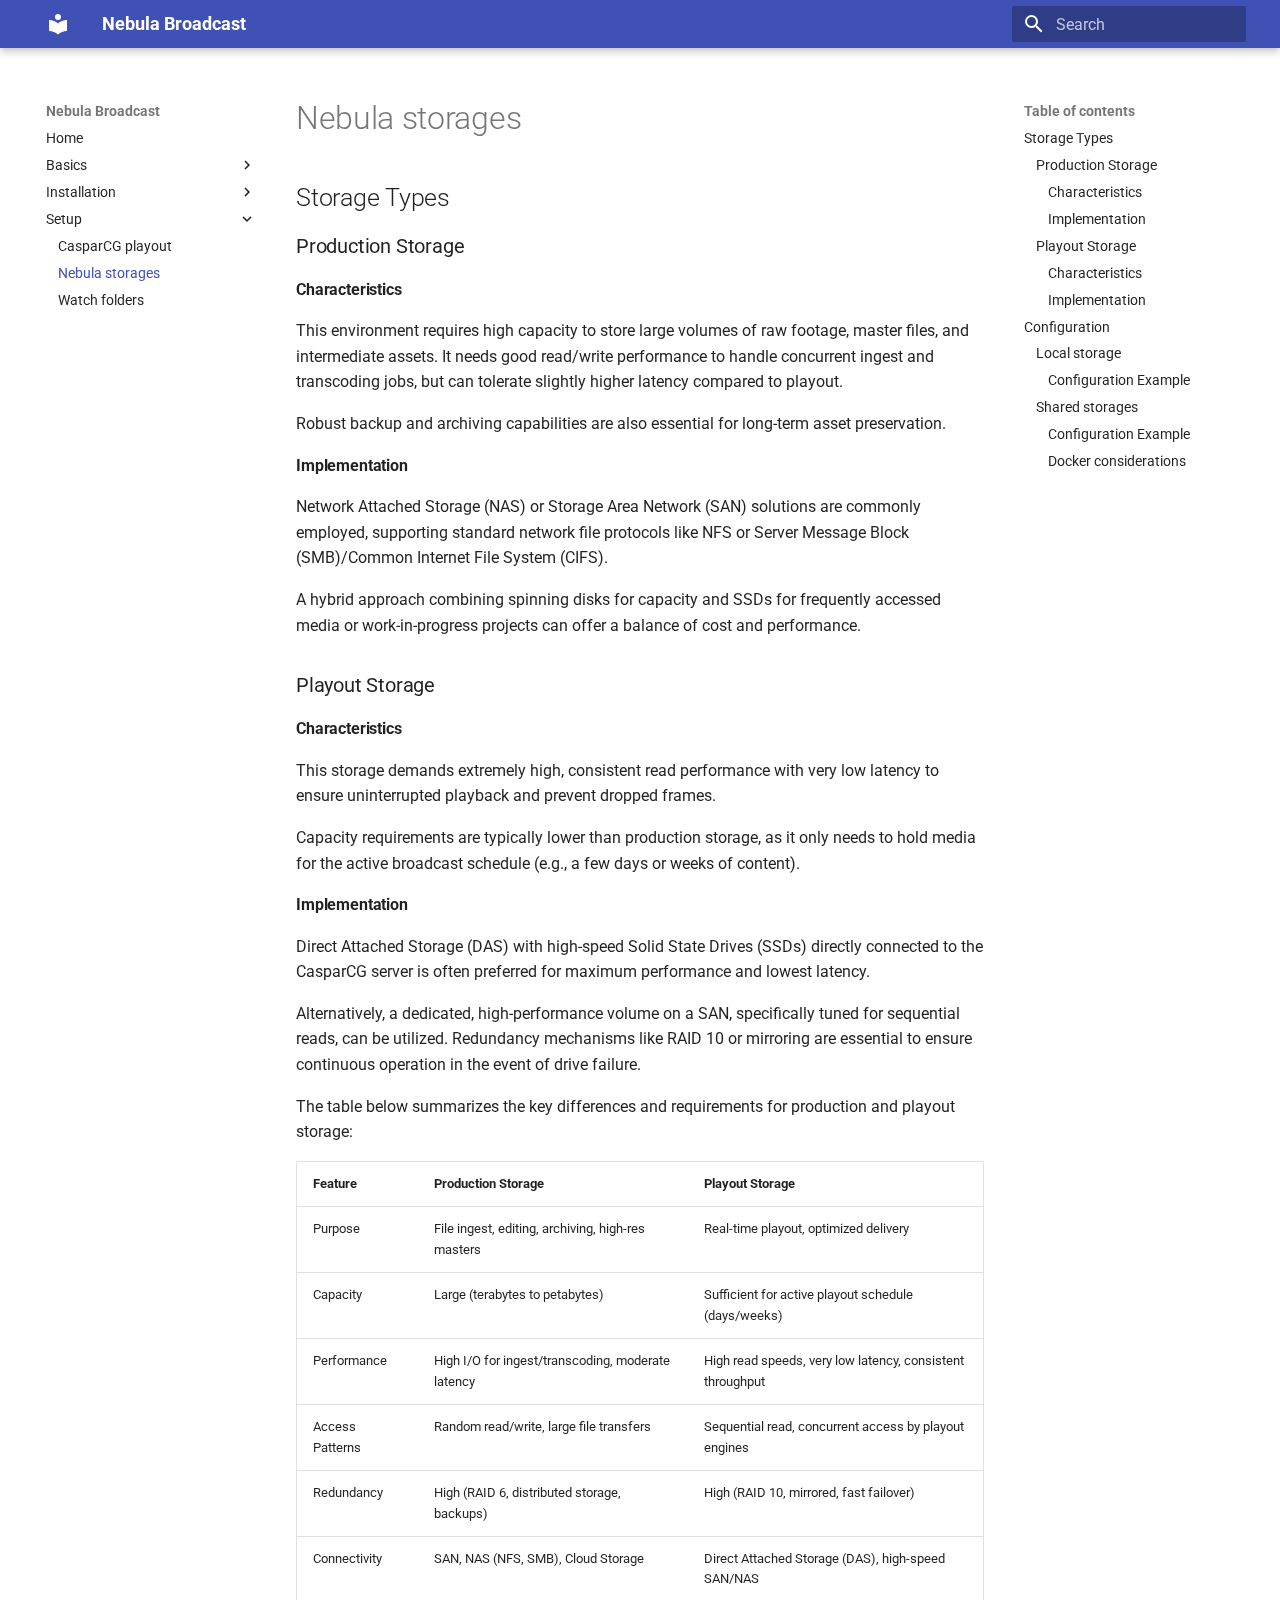
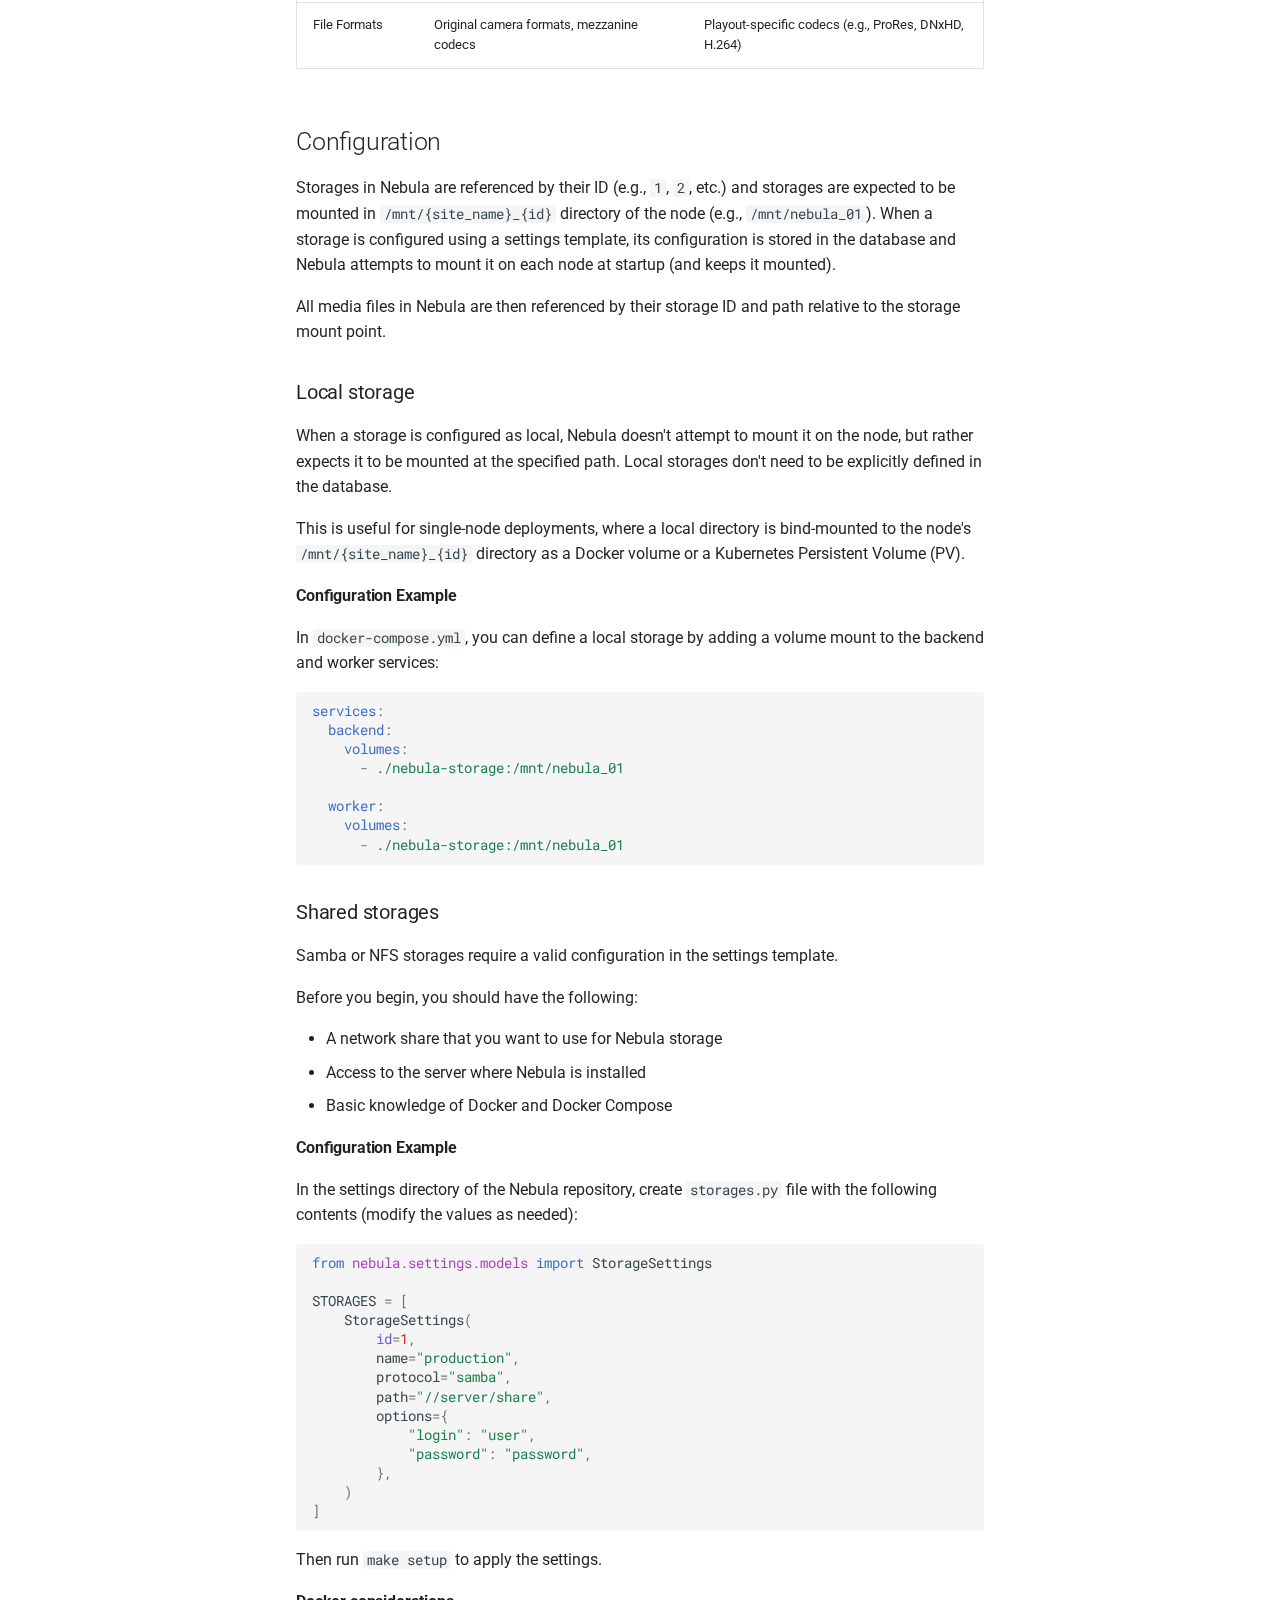
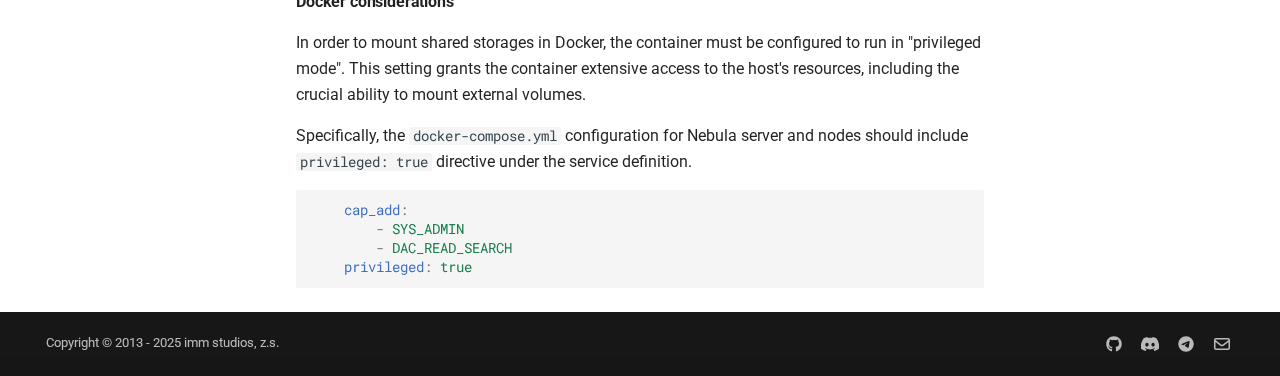
<file: setup/storages/index.html>
<!doctype html>
<html lang="en" class="no-js">
  <head>
    
      <meta charset="utf-8">
      <meta name="viewport" content="width=device-width,initial-scale=1">
      
      
      
      
        <link rel="prev" href="../casparcg/">
      
      
        <link rel="next" href="../watchfolders/">
      
      
      <link rel="icon" href="../../assets/images/favicon.png">
      <meta name="generator" content="mkdocs-1.6.1, mkdocs-material-9.6.16">
    
    
      
        <title>Nebula storages - Nebula Broadcast</title>
      
    
    
      <link rel="stylesheet" href="../../assets/stylesheets/main.7e37652d.min.css">
      
      


    
    
      
    
    
      
        
        
        <link rel="preconnect" href="https://fonts.gstatic.com" crossorigin>
        <link rel="stylesheet" href="https://fonts.googleapis.com/css?family=Roboto:300,300i,400,400i,700,700i%7CRoboto+Mono:400,400i,700,700i&display=fallback">
        <style>:root{--md-text-font:"Roboto";--md-code-font:"Roboto Mono"}</style>
      
    
    
      <link rel="stylesheet" href="../../stylesheets/main.css">
    
    <script>__md_scope=new URL("../..",location),__md_hash=e=>[...e].reduce(((e,_)=>(e<<5)-e+_.charCodeAt(0)),0),__md_get=(e,_=localStorage,t=__md_scope)=>JSON.parse(_.getItem(t.pathname+"."+e)),__md_set=(e,_,t=localStorage,a=__md_scope)=>{try{t.setItem(a.pathname+"."+e,JSON.stringify(_))}catch(e){}}</script>
    
      

    
    
    
  </head>
  
  
    <body dir="ltr">
  
    
    <input class="md-toggle" data-md-toggle="drawer" type="checkbox" id="__drawer" autocomplete="off">
    <input class="md-toggle" data-md-toggle="search" type="checkbox" id="__search" autocomplete="off">
    <label class="md-overlay" for="__drawer"></label>
    <div data-md-component="skip">
      
        
        <a href="#nebula-storages" class="md-skip">
          Skip to content
        </a>
      
    </div>
    <div data-md-component="announce">
      
    </div>
    
    
      

  

<header class="md-header md-header--shadow" data-md-component="header">
  <nav class="md-header__inner md-grid" aria-label="Header">
    <a href="../.." title="Nebula Broadcast" class="md-header__button md-logo" aria-label="Nebula Broadcast" data-md-component="logo">
      
  
  <svg xmlns="http://www.w3.org/2000/svg" viewBox="0 0 24 24"><path d="M12 8a3 3 0 0 0 3-3 3 3 0 0 0-3-3 3 3 0 0 0-3 3 3 3 0 0 0 3 3m0 3.54C9.64 9.35 6.5 8 3 8v11c3.5 0 6.64 1.35 9 3.54 2.36-2.19 5.5-3.54 9-3.54V8c-3.5 0-6.64 1.35-9 3.54"/></svg>

    </a>
    <label class="md-header__button md-icon" for="__drawer">
      
      <svg xmlns="http://www.w3.org/2000/svg" viewBox="0 0 24 24"><path d="M3 6h18v2H3zm0 5h18v2H3zm0 5h18v2H3z"/></svg>
    </label>
    <div class="md-header__title" data-md-component="header-title">
      <div class="md-header__ellipsis">
        <div class="md-header__topic">
          <span class="md-ellipsis">
            Nebula Broadcast
          </span>
        </div>
        <div class="md-header__topic" data-md-component="header-topic">
          <span class="md-ellipsis">
            
              Nebula storages
            
          </span>
        </div>
      </div>
    </div>
    
    
      <script>var palette=__md_get("__palette");if(palette&&palette.color){if("(prefers-color-scheme)"===palette.color.media){var media=matchMedia("(prefers-color-scheme: light)"),input=document.querySelector(media.matches?"[data-md-color-media='(prefers-color-scheme: light)']":"[data-md-color-media='(prefers-color-scheme: dark)']");palette.color.media=input.getAttribute("data-md-color-media"),palette.color.scheme=input.getAttribute("data-md-color-scheme"),palette.color.primary=input.getAttribute("data-md-color-primary"),palette.color.accent=input.getAttribute("data-md-color-accent")}for(var[key,value]of Object.entries(palette.color))document.body.setAttribute("data-md-color-"+key,value)}</script>
    
    
    
      
      
        <label class="md-header__button md-icon" for="__search">
          
          <svg xmlns="http://www.w3.org/2000/svg" viewBox="0 0 24 24"><path d="M9.5 3A6.5 6.5 0 0 1 16 9.5c0 1.61-.59 3.09-1.56 4.23l.27.27h.79l5 5-1.5 1.5-5-5v-.79l-.27-.27A6.52 6.52 0 0 1 9.5 16 6.5 6.5 0 0 1 3 9.5 6.5 6.5 0 0 1 9.5 3m0 2C7 5 5 7 5 9.5S7 14 9.5 14 14 12 14 9.5 12 5 9.5 5"/></svg>
        </label>
        <div class="md-search" data-md-component="search" role="dialog">
  <label class="md-search__overlay" for="__search"></label>
  <div class="md-search__inner" role="search">
    <form class="md-search__form" name="search">
      <input type="text" class="md-search__input" name="query" aria-label="Search" placeholder="Search" autocapitalize="off" autocorrect="off" autocomplete="off" spellcheck="false" data-md-component="search-query" required>
      <label class="md-search__icon md-icon" for="__search">
        
        <svg xmlns="http://www.w3.org/2000/svg" viewBox="0 0 24 24"><path d="M9.5 3A6.5 6.5 0 0 1 16 9.5c0 1.61-.59 3.09-1.56 4.23l.27.27h.79l5 5-1.5 1.5-5-5v-.79l-.27-.27A6.52 6.52 0 0 1 9.5 16 6.5 6.5 0 0 1 3 9.5 6.5 6.5 0 0 1 9.5 3m0 2C7 5 5 7 5 9.5S7 14 9.5 14 14 12 14 9.5 12 5 9.5 5"/></svg>
        
        <svg xmlns="http://www.w3.org/2000/svg" viewBox="0 0 24 24"><path d="M20 11v2H8l5.5 5.5-1.42 1.42L4.16 12l7.92-7.92L13.5 5.5 8 11z"/></svg>
      </label>
      <nav class="md-search__options" aria-label="Search">
        
        <button type="reset" class="md-search__icon md-icon" title="Clear" aria-label="Clear" tabindex="-1">
          
          <svg xmlns="http://www.w3.org/2000/svg" viewBox="0 0 24 24"><path d="M19 6.41 17.59 5 12 10.59 6.41 5 5 6.41 10.59 12 5 17.59 6.41 19 12 13.41 17.59 19 19 17.59 13.41 12z"/></svg>
        </button>
      </nav>
      
    </form>
    <div class="md-search__output">
      <div class="md-search__scrollwrap" tabindex="0" data-md-scrollfix>
        <div class="md-search-result" data-md-component="search-result">
          <div class="md-search-result__meta">
            Initializing search
          </div>
          <ol class="md-search-result__list" role="presentation"></ol>
        </div>
      </div>
    </div>
  </div>
</div>
      
    
    
  </nav>
  
</header>
    
    <div class="md-container" data-md-component="container">
      
      
        
          
        
      
      <main class="md-main" data-md-component="main">
        <div class="md-main__inner md-grid">
          
            
              
              <div class="md-sidebar md-sidebar--primary" data-md-component="sidebar" data-md-type="navigation" >
                <div class="md-sidebar__scrollwrap">
                  <div class="md-sidebar__inner">
                    



<nav class="md-nav md-nav--primary" aria-label="Navigation" data-md-level="0">
  <label class="md-nav__title" for="__drawer">
    <a href="../.." title="Nebula Broadcast" class="md-nav__button md-logo" aria-label="Nebula Broadcast" data-md-component="logo">
      
  
  <svg xmlns="http://www.w3.org/2000/svg" viewBox="0 0 24 24"><path d="M12 8a3 3 0 0 0 3-3 3 3 0 0 0-3-3 3 3 0 0 0-3 3 3 3 0 0 0 3 3m0 3.54C9.64 9.35 6.5 8 3 8v11c3.5 0 6.64 1.35 9 3.54 2.36-2.19 5.5-3.54 9-3.54V8c-3.5 0-6.64 1.35-9 3.54"/></svg>

    </a>
    Nebula Broadcast
  </label>
  
  <ul class="md-nav__list" data-md-scrollfix>
    
      
      
  
  
  
  
    <li class="md-nav__item">
      <a href="../.." class="md-nav__link">
        
  
  
  <span class="md-ellipsis">
    Home
    
  </span>
  

      </a>
    </li>
  

    
      
      
  
  
  
  
    
    
    
    
    
    <li class="md-nav__item md-nav__item--nested">
      
        
        
        <input class="md-nav__toggle md-toggle " type="checkbox" id="__nav_2" >
        
          
          <label class="md-nav__link" for="__nav_2" id="__nav_2_label" tabindex="0">
            
  
  
  <span class="md-ellipsis">
    Basics
    
  </span>
  

            <span class="md-nav__icon md-icon"></span>
          </label>
        
        <nav class="md-nav" data-md-level="1" aria-labelledby="__nav_2_label" aria-expanded="false">
          <label class="md-nav__title" for="__nav_2">
            <span class="md-nav__icon md-icon"></span>
            Basics
          </label>
          <ul class="md-nav__list" data-md-scrollfix>
            
              
                
  
  
  
  
    <li class="md-nav__item">
      <a href="../../basics/architecture/" class="md-nav__link">
        
  
  
  <span class="md-ellipsis">
    Architecture
    
  </span>
  

      </a>
    </li>
  

              
            
              
                
  
  
  
  
    <li class="md-nav__item">
      <a href="../../basics/asset-management/" class="md-nav__link">
        
  
  
  <span class="md-ellipsis">
    Asset management
    
  </span>
  

      </a>
    </li>
  

              
            
              
                
  
  
  
  
    <li class="md-nav__item">
      <a href="../../basics/linear-broadcasting/" class="md-nav__link">
        
  
  
  <span class="md-ellipsis">
    Linear Broadcasting
    
  </span>
  

      </a>
    </li>
  

              
            
          </ul>
        </nav>
      
    </li>
  

    
      
      
  
  
  
  
    
    
    
    
    
    <li class="md-nav__item md-nav__item--nested">
      
        
        
        <input class="md-nav__toggle md-toggle " type="checkbox" id="__nav_3" >
        
          
          <label class="md-nav__link" for="__nav_3" id="__nav_3_label" tabindex="0">
            
  
  
  <span class="md-ellipsis">
    Installation
    
  </span>
  

            <span class="md-nav__icon md-icon"></span>
          </label>
        
        <nav class="md-nav" data-md-level="1" aria-labelledby="__nav_3_label" aria-expanded="false">
          <label class="md-nav__title" for="__nav_3">
            <span class="md-nav__icon md-icon"></span>
            Installation
          </label>
          <ul class="md-nav__list" data-md-scrollfix>
            
              
                
  
  
  
  
    <li class="md-nav__item">
      <a href="../../installation/docker/" class="md-nav__link">
        
  
  
  <span class="md-ellipsis">
    Docker based installation
    
  </span>
  

      </a>
    </li>
  

              
            
          </ul>
        </nav>
      
    </li>
  

    
      
      
  
  
    
  
  
  
    
    
    
    
    
    <li class="md-nav__item md-nav__item--active md-nav__item--nested">
      
        
        
        <input class="md-nav__toggle md-toggle " type="checkbox" id="__nav_4" checked>
        
          
          <label class="md-nav__link" for="__nav_4" id="__nav_4_label" tabindex="0">
            
  
  
  <span class="md-ellipsis">
    Setup
    
  </span>
  

            <span class="md-nav__icon md-icon"></span>
          </label>
        
        <nav class="md-nav" data-md-level="1" aria-labelledby="__nav_4_label" aria-expanded="true">
          <label class="md-nav__title" for="__nav_4">
            <span class="md-nav__icon md-icon"></span>
            Setup
          </label>
          <ul class="md-nav__list" data-md-scrollfix>
            
              
                
  
  
  
  
    <li class="md-nav__item">
      <a href="../casparcg/" class="md-nav__link">
        
  
  
  <span class="md-ellipsis">
    CasparCG playout
    
  </span>
  

      </a>
    </li>
  

              
            
              
                
  
  
    
  
  
  
    <li class="md-nav__item md-nav__item--active">
      
      <input class="md-nav__toggle md-toggle" type="checkbox" id="__toc">
      
      
        
      
      
        <label class="md-nav__link md-nav__link--active" for="__toc">
          
  
  
  <span class="md-ellipsis">
    Nebula storages
    
  </span>
  

          <span class="md-nav__icon md-icon"></span>
        </label>
      
      <a href="./" class="md-nav__link md-nav__link--active">
        
  
  
  <span class="md-ellipsis">
    Nebula storages
    
  </span>
  

      </a>
      
        

<nav class="md-nav md-nav--secondary" aria-label="Table of contents">
  
  
  
    
  
  
    <label class="md-nav__title" for="__toc">
      <span class="md-nav__icon md-icon"></span>
      Table of contents
    </label>
    <ul class="md-nav__list" data-md-component="toc" data-md-scrollfix>
      
        <li class="md-nav__item">
  <a href="#storage-types" class="md-nav__link">
    <span class="md-ellipsis">
      Storage Types
    </span>
  </a>
  
    <nav class="md-nav" aria-label="Storage Types">
      <ul class="md-nav__list">
        
          <li class="md-nav__item">
  <a href="#production-storage" class="md-nav__link">
    <span class="md-ellipsis">
      Production Storage
    </span>
  </a>
  
    <nav class="md-nav" aria-label="Production Storage">
      <ul class="md-nav__list">
        
          <li class="md-nav__item">
  <a href="#characteristics" class="md-nav__link">
    <span class="md-ellipsis">
      Characteristics
    </span>
  </a>
  
</li>
        
          <li class="md-nav__item">
  <a href="#implementation" class="md-nav__link">
    <span class="md-ellipsis">
      Implementation
    </span>
  </a>
  
</li>
        
      </ul>
    </nav>
  
</li>
        
          <li class="md-nav__item">
  <a href="#playout-storage" class="md-nav__link">
    <span class="md-ellipsis">
      Playout Storage
    </span>
  </a>
  
    <nav class="md-nav" aria-label="Playout Storage">
      <ul class="md-nav__list">
        
          <li class="md-nav__item">
  <a href="#characteristics_1" class="md-nav__link">
    <span class="md-ellipsis">
      Characteristics
    </span>
  </a>
  
</li>
        
          <li class="md-nav__item">
  <a href="#implementation_1" class="md-nav__link">
    <span class="md-ellipsis">
      Implementation
    </span>
  </a>
  
</li>
        
      </ul>
    </nav>
  
</li>
        
      </ul>
    </nav>
  
</li>
      
        <li class="md-nav__item">
  <a href="#configuration" class="md-nav__link">
    <span class="md-ellipsis">
      Configuration
    </span>
  </a>
  
    <nav class="md-nav" aria-label="Configuration">
      <ul class="md-nav__list">
        
          <li class="md-nav__item">
  <a href="#local-storage" class="md-nav__link">
    <span class="md-ellipsis">
      Local storage
    </span>
  </a>
  
    <nav class="md-nav" aria-label="Local storage">
      <ul class="md-nav__list">
        
          <li class="md-nav__item">
  <a href="#configuration-example" class="md-nav__link">
    <span class="md-ellipsis">
      Configuration Example
    </span>
  </a>
  
</li>
        
      </ul>
    </nav>
  
</li>
        
          <li class="md-nav__item">
  <a href="#shared-storages" class="md-nav__link">
    <span class="md-ellipsis">
      Shared storages
    </span>
  </a>
  
    <nav class="md-nav" aria-label="Shared storages">
      <ul class="md-nav__list">
        
          <li class="md-nav__item">
  <a href="#configuration-example_1" class="md-nav__link">
    <span class="md-ellipsis">
      Configuration Example
    </span>
  </a>
  
</li>
        
          <li class="md-nav__item">
  <a href="#docker-considerations" class="md-nav__link">
    <span class="md-ellipsis">
      Docker considerations
    </span>
  </a>
  
</li>
        
      </ul>
    </nav>
  
</li>
        
      </ul>
    </nav>
  
</li>
      
    </ul>
  
</nav>
      
    </li>
  

              
            
              
                
  
  
  
  
    <li class="md-nav__item">
      <a href="../watchfolders/" class="md-nav__link">
        
  
  
  <span class="md-ellipsis">
    Watch folders
    
  </span>
  

      </a>
    </li>
  

              
            
          </ul>
        </nav>
      
    </li>
  

    
  </ul>
</nav>
                  </div>
                </div>
              </div>
            
            
              
              <div class="md-sidebar md-sidebar--secondary" data-md-component="sidebar" data-md-type="toc" >
                <div class="md-sidebar__scrollwrap">
                  <div class="md-sidebar__inner">
                    

<nav class="md-nav md-nav--secondary" aria-label="Table of contents">
  
  
  
    
  
  
    <label class="md-nav__title" for="__toc">
      <span class="md-nav__icon md-icon"></span>
      Table of contents
    </label>
    <ul class="md-nav__list" data-md-component="toc" data-md-scrollfix>
      
        <li class="md-nav__item">
  <a href="#storage-types" class="md-nav__link">
    <span class="md-ellipsis">
      Storage Types
    </span>
  </a>
  
    <nav class="md-nav" aria-label="Storage Types">
      <ul class="md-nav__list">
        
          <li class="md-nav__item">
  <a href="#production-storage" class="md-nav__link">
    <span class="md-ellipsis">
      Production Storage
    </span>
  </a>
  
    <nav class="md-nav" aria-label="Production Storage">
      <ul class="md-nav__list">
        
          <li class="md-nav__item">
  <a href="#characteristics" class="md-nav__link">
    <span class="md-ellipsis">
      Characteristics
    </span>
  </a>
  
</li>
        
          <li class="md-nav__item">
  <a href="#implementation" class="md-nav__link">
    <span class="md-ellipsis">
      Implementation
    </span>
  </a>
  
</li>
        
      </ul>
    </nav>
  
</li>
        
          <li class="md-nav__item">
  <a href="#playout-storage" class="md-nav__link">
    <span class="md-ellipsis">
      Playout Storage
    </span>
  </a>
  
    <nav class="md-nav" aria-label="Playout Storage">
      <ul class="md-nav__list">
        
          <li class="md-nav__item">
  <a href="#characteristics_1" class="md-nav__link">
    <span class="md-ellipsis">
      Characteristics
    </span>
  </a>
  
</li>
        
          <li class="md-nav__item">
  <a href="#implementation_1" class="md-nav__link">
    <span class="md-ellipsis">
      Implementation
    </span>
  </a>
  
</li>
        
      </ul>
    </nav>
  
</li>
        
      </ul>
    </nav>
  
</li>
      
        <li class="md-nav__item">
  <a href="#configuration" class="md-nav__link">
    <span class="md-ellipsis">
      Configuration
    </span>
  </a>
  
    <nav class="md-nav" aria-label="Configuration">
      <ul class="md-nav__list">
        
          <li class="md-nav__item">
  <a href="#local-storage" class="md-nav__link">
    <span class="md-ellipsis">
      Local storage
    </span>
  </a>
  
    <nav class="md-nav" aria-label="Local storage">
      <ul class="md-nav__list">
        
          <li class="md-nav__item">
  <a href="#configuration-example" class="md-nav__link">
    <span class="md-ellipsis">
      Configuration Example
    </span>
  </a>
  
</li>
        
      </ul>
    </nav>
  
</li>
        
          <li class="md-nav__item">
  <a href="#shared-storages" class="md-nav__link">
    <span class="md-ellipsis">
      Shared storages
    </span>
  </a>
  
    <nav class="md-nav" aria-label="Shared storages">
      <ul class="md-nav__list">
        
          <li class="md-nav__item">
  <a href="#configuration-example_1" class="md-nav__link">
    <span class="md-ellipsis">
      Configuration Example
    </span>
  </a>
  
</li>
        
          <li class="md-nav__item">
  <a href="#docker-considerations" class="md-nav__link">
    <span class="md-ellipsis">
      Docker considerations
    </span>
  </a>
  
</li>
        
      </ul>
    </nav>
  
</li>
        
      </ul>
    </nav>
  
</li>
      
    </ul>
  
</nav>
                  </div>
                </div>
              </div>
            
          
          
            <div class="md-content" data-md-component="content">
              <article class="md-content__inner md-typeset">
                
                  



<h1 id="nebula-storages">Nebula storages</h1>
<h2 id="storage-types">Storage Types</h2>
<h3 id="production-storage">Production Storage</h3>
<h4 id="characteristics">Characteristics</h4>
<p>This environment requires high capacity to store large volumes of raw footage, master files, and intermediate assets. 
It needs good read/write performance to handle concurrent ingest and transcoding jobs, but can tolerate slightly 
higher latency compared to playout. </p>
<p>Robust backup and archiving capabilities are also essential for long-term asset preservation.</p>
<h4 id="implementation">Implementation</h4>
<p>Network Attached Storage (NAS) or Storage Area Network (SAN) solutions are commonly employed, 
supporting standard network file protocols like NFS or Server Message Block (SMB)/Common Internet File System (CIFS).</p>
<p>A hybrid approach combining spinning disks for capacity and SSDs for frequently accessed media or work-in-progress projects 
can offer a balance of cost and performance.</p>
<h3 id="playout-storage">Playout Storage</h3>
<h4 id="characteristics_1">Characteristics</h4>
<p>This storage demands extremely high, consistent read performance with very low latency to ensure uninterrupted playback 
and prevent dropped frames. </p>
<p>Capacity requirements are typically lower than production storage, as it only needs to hold media for the active broadcast schedule 
(e.g., a few days or weeks of content).</p>
<h4 id="implementation_1">Implementation</h4>
<p>Direct Attached Storage (DAS) with high-speed Solid State Drives (SSDs) directly connected to the CasparCG server 
is often preferred for maximum performance and lowest latency. </p>
<p>Alternatively, a dedicated, high-performance volume on a SAN, specifically tuned for sequential reads, can be utilized. 
Redundancy mechanisms like RAID 10 or mirroring are essential to ensure continuous operation in the event of drive failure.</p>
<p>The table below summarizes the key differences and requirements for production and playout storage:</p>
<table>
<thead>
<tr>
<th>Feature</th>
<th>Production Storage</th>
<th>Playout Storage</th>
</tr>
</thead>
<tbody>
<tr>
<td>Purpose</td>
<td>File ingest, editing, archiving, high-res masters</td>
<td>Real-time playout, optimized delivery</td>
</tr>
<tr>
<td>Capacity</td>
<td>Large (terabytes to petabytes)</td>
<td>Sufficient for active playout schedule (days/weeks)</td>
</tr>
<tr>
<td>Performance</td>
<td>High I/O for ingest/transcoding, moderate latency</td>
<td>High read speeds, very low latency, consistent throughput</td>
</tr>
<tr>
<td>Access Patterns</td>
<td>Random read/write, large file transfers</td>
<td>Sequential read, concurrent access by playout engines</td>
</tr>
<tr>
<td>Redundancy</td>
<td>High (RAID 6, distributed storage, backups)</td>
<td>High (RAID 10, mirrored, fast failover)</td>
</tr>
<tr>
<td>Connectivity</td>
<td>SAN, NAS (NFS, SMB), Cloud Storage</td>
<td>Direct Attached Storage (DAS), high-speed SAN/NAS</td>
</tr>
<tr>
<td>File Formats</td>
<td>Original camera formats, mezzanine codecs</td>
<td>Playout-specific codecs (e.g., ProRes, DNxHD, H.264)</td>
</tr>
</tbody>
</table>
<h2 id="configuration">Configuration</h2>
<p>Storages in Nebula are referenced by their ID (e.g., <code>1</code>, <code>2</code>, etc.) and storages are expected to be mounted in 
<code>/mnt/{site_name}_{id}</code> directory of the node (e.g., <code>/mnt/nebula_01</code>). When a storage is configured using a settings template,
its configuration is stored in the database and Nebula attempts to mount it on each node at startup (and keeps it mounted).</p>
<p>All media files in Nebula are then referenced by their storage ID and path relative to the storage mount point.</p>
<h3 id="local-storage">Local storage</h3>
<p>When a storage is configured as local, Nebula doesn't attempt to mount it on the node, 
but rather expects it to be mounted at the specified path. Local storages don't need to be explicitly defined in the database.</p>
<p>This is useful for single-node deployments, where a local directory is bind-mounted to the node's <code>/mnt/{site_name}_{id}</code> directory
as a Docker volume or a Kubernetes Persistent Volume (PV).</p>
<h4 id="configuration-example">Configuration Example</h4>
<p>In <code>docker-compose.yml</code>, you can define a local storage by adding a volume mount to the backend and worker services:</p>
<div class="highlight"><pre><span></span><code><span class="nt">services</span><span class="p">:</span>
<span class="w">  </span><span class="nt">backend</span><span class="p">:</span>
<span class="w">    </span><span class="nt">volumes</span><span class="p">:</span>
<span class="w">      </span><span class="p p-Indicator">-</span><span class="w"> </span><span class="l l-Scalar l-Scalar-Plain">./nebula-storage:/mnt/nebula_01</span>

<span class="w">  </span><span class="nt">worker</span><span class="p">:</span>
<span class="w">    </span><span class="nt">volumes</span><span class="p">:</span>
<span class="w">      </span><span class="p p-Indicator">-</span><span class="w"> </span><span class="l l-Scalar l-Scalar-Plain">./nebula-storage:/mnt/nebula_01</span>
</code></pre></div>
<h3 id="shared-storages">Shared storages</h3>
<p>Samba or NFS storages require a valid configuration in the settings template. </p>
<p>Before you begin, you should have the following:</p>
<ul>
<li>A network share that you want to use for Nebula storage</li>
<li>Access to the server where Nebula is installed</li>
<li>Basic knowledge of Docker and Docker Compose</li>
</ul>
<h4 id="configuration-example_1">Configuration Example</h4>
<p>In the settings directory of the Nebula repository, create <code>storages.py</code> file with the following contents (modify the values as needed):</p>
<div class="highlight"><pre><span></span><code><span class="kn">from</span><span class="w"> </span><span class="nn">nebula.settings.models</span><span class="w"> </span><span class="kn">import</span> <span class="n">StorageSettings</span>

<span class="n">STORAGES</span> <span class="o">=</span> <span class="p">[</span>
    <span class="n">StorageSettings</span><span class="p">(</span>
        <span class="nb">id</span><span class="o">=</span><span class="mi">1</span><span class="p">,</span>
        <span class="n">name</span><span class="o">=</span><span class="s2">&quot;production&quot;</span><span class="p">,</span>
        <span class="n">protocol</span><span class="o">=</span><span class="s2">&quot;samba&quot;</span><span class="p">,</span>
        <span class="n">path</span><span class="o">=</span><span class="s2">&quot;//server/share&quot;</span><span class="p">,</span>
        <span class="n">options</span><span class="o">=</span><span class="p">{</span>
            <span class="s2">&quot;login&quot;</span><span class="p">:</span> <span class="s2">&quot;user&quot;</span><span class="p">,</span>
            <span class="s2">&quot;password&quot;</span><span class="p">:</span> <span class="s2">&quot;password&quot;</span><span class="p">,</span>
        <span class="p">},</span>
    <span class="p">)</span>
<span class="p">]</span>
</code></pre></div>
<p>Then run <code>make setup</code> to apply the settings.</p>
<h4 id="docker-considerations">Docker considerations</h4>
<p>In order to mount shared storages in Docker, the container must be configured to run in "privileged mode". 
This setting grants the container extensive access to the host's resources, including the crucial ability to mount external volumes.</p>
<p>Specifically, the <code>docker-compose.yml</code> configuration for Nebula server and nodes should include <code>privileged: true</code> directive under the service definition. </p>
<div class="highlight"><pre><span></span><code><span class="w">    </span><span class="nt">cap_add</span><span class="p">:</span>
<span class="w">        </span><span class="p p-Indicator">-</span><span class="w"> </span><span class="l l-Scalar l-Scalar-Plain">SYS_ADMIN</span>
<span class="w">        </span><span class="p p-Indicator">-</span><span class="w"> </span><span class="l l-Scalar l-Scalar-Plain">DAC_READ_SEARCH</span>
<span class="w">    </span><span class="nt">privileged</span><span class="p">:</span><span class="w"> </span><span class="l l-Scalar l-Scalar-Plain">true</span>
</code></pre></div>












                
              </article>
            </div>
          
          
<script>var target=document.getElementById(location.hash.slice(1));target&&target.name&&(target.checked=target.name.startsWith("__tabbed_"))</script>
        </div>
        
      </main>
      
        <footer class="md-footer">
  
  <div class="md-footer-meta md-typeset">
    <div class="md-footer-meta__inner md-grid">
      <div class="md-copyright">
  
    <div class="md-copyright__highlight">
      Copyright &copy; 2013 - 2025 imm studios, z.s.
    </div>
  
  
</div>
      
        <div class="md-social">
  
    
    
    
    
      
      
    
    <a href="https://github.com/nebulabroadcast" target="_blank" rel="noopener" title="github.com" class="md-social__link">
      <svg xmlns="http://www.w3.org/2000/svg" viewBox="0 0 512 512"><!--! Font Awesome Free 7.0.0 by @fontawesome - https://fontawesome.com License - https://fontawesome.com/license/free (Icons: CC BY 4.0, Fonts: SIL OFL 1.1, Code: MIT License) Copyright 2025 Fonticons, Inc.--><path fill="currentColor" d="M173.9 397.4c0 2-2.3 3.6-5.2 3.6-3.3.3-5.6-1.3-5.6-3.6 0-2 2.3-3.6 5.2-3.6 3-.3 5.6 1.3 5.6 3.6m-31.1-4.5c-.7 2 1.3 4.3 4.3 4.9 2.6 1 5.6 0 6.2-2s-1.3-4.3-4.3-5.2c-2.6-.7-5.5.3-6.2 2.3m44.2-1.7c-2.9.7-4.9 2.6-4.6 4.9.3 2 2.9 3.3 5.9 2.6 2.9-.7 4.9-2.6 4.6-4.6-.3-1.9-3-3.2-5.9-2.9M252.8 8C114.1 8 8 113.3 8 252c0 110.9 69.8 205.8 169.5 239.2 12.8 2.3 17.3-5.6 17.3-12.1 0-6.2-.3-40.4-.3-61.4 0 0-70 15-84.7-29.8 0 0-11.4-29.1-27.8-36.6 0 0-22.9-15.7 1.6-15.4 0 0 24.9 2 38.6 25.8 21.9 38.6 58.6 27.5 72.9 20.9 2.3-16 8.8-27.1 16-33.7-55.9-6.2-112.3-14.3-112.3-110.5 0-27.5 7.6-41.3 23.6-58.9-2.6-6.5-11.1-33.3 2.6-67.9 20.9-6.5 69 27 69 27 20-5.6 41.5-8.5 62.8-8.5s42.8 2.9 62.8 8.5c0 0 48.1-33.6 69-27 13.7 34.7 5.2 61.4 2.6 67.9 16 17.7 25.8 31.5 25.8 58.9 0 96.5-58.9 104.2-114.8 110.5 9.2 7.9 17 22.9 17 46.4 0 33.7-.3 75.4-.3 83.6 0 6.5 4.6 14.4 17.3 12.1C436.2 457.8 504 362.9 504 252 504 113.3 391.5 8 252.8 8M105.2 352.9c-1.3 1-1 3.3.7 5.2 1.6 1.6 3.9 2.3 5.2 1 1.3-1 1-3.3-.7-5.2-1.6-1.6-3.9-2.3-5.2-1m-10.8-8.1c-.7 1.3.3 2.9 2.3 3.9 1.6 1 3.6.7 4.3-.7.7-1.3-.3-2.9-2.3-3.9-2-.6-3.6-.3-4.3.7m32.4 35.6c-1.6 1.3-1 4.3 1.3 6.2 2.3 2.3 5.2 2.6 6.5 1 1.3-1.3.7-4.3-1.3-6.2-2.2-2.3-5.2-2.6-6.5-1m-11.4-14.7c-1.6 1-1.6 3.6 0 5.9s4.3 3.3 5.6 2.3c1.6-1.3 1.6-3.9 0-6.2-1.4-2.3-4-3.3-5.6-2"/></svg>
    </a>
  
    
    
    
    
      
      
    
    <a href="https://discord.gg/3UxJ4WKfy9" target="_blank" rel="noopener" title="discord.gg" class="md-social__link">
      <svg xmlns="http://www.w3.org/2000/svg" viewBox="0 0 576 512"><!--! Font Awesome Free 7.0.0 by @fontawesome - https://fontawesome.com License - https://fontawesome.com/license/free (Icons: CC BY 4.0, Fonts: SIL OFL 1.1, Code: MIT License) Copyright 2025 Fonticons, Inc.--><path fill="currentColor" d="M492.5 69.8c-.2-.3-.4-.6-.8-.7-38.1-17.5-78.4-30-119.7-37.1-.4-.1-.8 0-1.1.1s-.6.4-.8.8c-5.5 9.9-10.5 20.2-14.9 30.6-44.6-6.8-89.9-6.8-134.4 0-4.5-10.5-9.5-20.7-15.1-30.6-.2-.3-.5-.6-.8-.8s-.7-.2-1.1-.2C162.5 39 122.2 51.5 84.1 69c-.3.1-.6.4-.8.7C7.1 183.5-13.8 294.6-3.6 404.2c0 .3.1.5.2.8s.3.4.5.6c44.4 32.9 94 58 146.8 74.2.4.1.8.1 1.1 0s.7-.4.9-.7c11.3-15.4 21.4-31.8 30-48.8.1-.2.2-.5.2-.8s0-.5-.1-.8-.2-.5-.4-.6-.4-.3-.7-.4c-15.8-6.1-31.2-13.4-45.9-21.9-.3-.2-.5-.4-.7-.6s-.3-.6-.3-.9 0-.6.2-.9.3-.5.6-.7c3.1-2.3 6.2-4.7 9.1-7.1.3-.2.6-.4.9-.4s.7 0 1 .1c96.2 43.9 200.4 43.9 295.5 0 .3-.1.7-.2 1-.2s.7.2.9.4c2.9 2.4 6 4.9 9.1 7.2.2.2.4.4.6.7s.2.6.2.9-.1.6-.3.9-.4.5-.6.6c-14.7 8.6-30 15.9-45.9 21.8-.2.1-.5.2-.7.4s-.3.4-.4.7-.1.5-.1.8.1.5.2.8c8.8 17 18.8 33.3 30 48.8.2.3.6.6.9.7s.8.1 1.1 0c52.9-16.2 102.6-41.3 147.1-74.2.2-.2.4-.4.5-.6s.2-.5.2-.8c12.3-126.8-20.5-236.9-86.9-334.5zm-302 267.7c-29 0-52.8-26.6-52.8-59.2s23.4-59.2 52.8-59.2c29.7 0 53.3 26.8 52.8 59.2 0 32.7-23.4 59.2-52.8 59.2m195.4 0c-29 0-52.8-26.6-52.8-59.2s23.4-59.2 52.8-59.2c29.7 0 53.3 26.8 52.8 59.2 0 32.7-23.2 59.2-52.8 59.2"/></svg>
    </a>
  
    
    
    
    
      
      
    
    <a href="https://t.me/nebulabroadcast" target="_blank" rel="noopener" title="t.me" class="md-social__link">
      <svg xmlns="http://www.w3.org/2000/svg" viewBox="0 0 512 512"><!--! Font Awesome Free 7.0.0 by @fontawesome - https://fontawesome.com License - https://fontawesome.com/license/free (Icons: CC BY 4.0, Fonts: SIL OFL 1.1, Code: MIT License) Copyright 2025 Fonticons, Inc.--><path fill="currentColor" d="M256 8a248 248 0 1 0 0 496 248 248 0 1 0 0-496m115 168.7c-3.7 39.2-19.9 134.4-28.1 178.3-3.5 18.6-10.3 24.8-16.9 25.4-14.4 1.3-25.3-9.5-39.3-18.7-21.8-14.3-34.2-23.2-55.3-37.2-24.5-16.1-8.6-25 5.3-39.5 3.7-3.8 67.1-61.5 68.3-66.7.2-.7.3-3.1-1.2-4.4s-3.6-.8-5.1-.5c-2.2.5-37.1 23.5-104.6 69.1-9.9 6.8-18.9 10.1-26.9 9.9-8.9-.2-25.9-5-38.6-9.1-15.5-5-27.9-7.7-26.8-16.3.6-4.5 6.7-9 18.4-13.7 72.3-31.5 120.5-52.3 144.6-62.3 68.9-28.6 83.2-33.6 92.5-33.8 2.1 0 6.6.5 9.6 2.9 2 1.7 3.2 4.1 3.5 6.7.5 3.2.6 6.5.4 9.8z"/></svg>
    </a>
  
    
    
    
    
    <a href="mailto:info@nebulabroadcast.com" target="_blank" rel="noopener" title="" class="md-social__link">
      <svg xmlns="http://www.w3.org/2000/svg" viewBox="0 0 512 512"><!--! Font Awesome Free 7.0.0 by @fontawesome - https://fontawesome.com License - https://fontawesome.com/license/free (Icons: CC BY 4.0, Fonts: SIL OFL 1.1, Code: MIT License) Copyright 2025 Fonticons, Inc.--><path fill="currentColor" d="M61.4 64C27.5 64 0 91.5 0 125.4c0 .9 0 1.7.1 2.6H0v256c0 35.3 28.7 64 64 64h384c35.3 0 64-28.7 64-64V128h-.1c0-.9.1-1.7.1-2.6 0-33.9-27.5-61.4-61.4-61.4zM464 192.3V384c0 8.8-7.2 16-16 16H64c-8.8 0-16-7.2-16-16V192.3l154.8 117.4c31.4 23.9 74.9 23.9 106.4 0zM48 125.4c0-7.4 6-13.4 13.4-13.4h389.2c7.4 0 13.4 6 13.4 13.4 0 4.2-2 8.2-5.3 10.7L280.2 271.5c-14.3 10.8-34.1 10.8-48.4 0L53.3 136.1c-3.3-2.5-5.3-6.5-5.3-10.7"/></svg>
    </a>
  
</div>
      
    </div>
  </div>
</footer>
      
    </div>
    <div class="md-dialog" data-md-component="dialog">
      <div class="md-dialog__inner md-typeset"></div>
    </div>
    
    
    
      
      <script id="__config" type="application/json">{"base": "../..", "features": [], "search": "../../assets/javascripts/workers/search.d50fe291.min.js", "tags": null, "translations": {"clipboard.copied": "Copied to clipboard", "clipboard.copy": "Copy to clipboard", "search.result.more.one": "1 more on this page", "search.result.more.other": "# more on this page", "search.result.none": "No matching documents", "search.result.one": "1 matching document", "search.result.other": "# matching documents", "search.result.placeholder": "Type to start searching", "search.result.term.missing": "Missing", "select.version": "Select version"}, "version": null}</script>
    
    
      <script src="../../assets/javascripts/bundle.50899def.min.js"></script>
      
    
  </body>
</html>
</file>
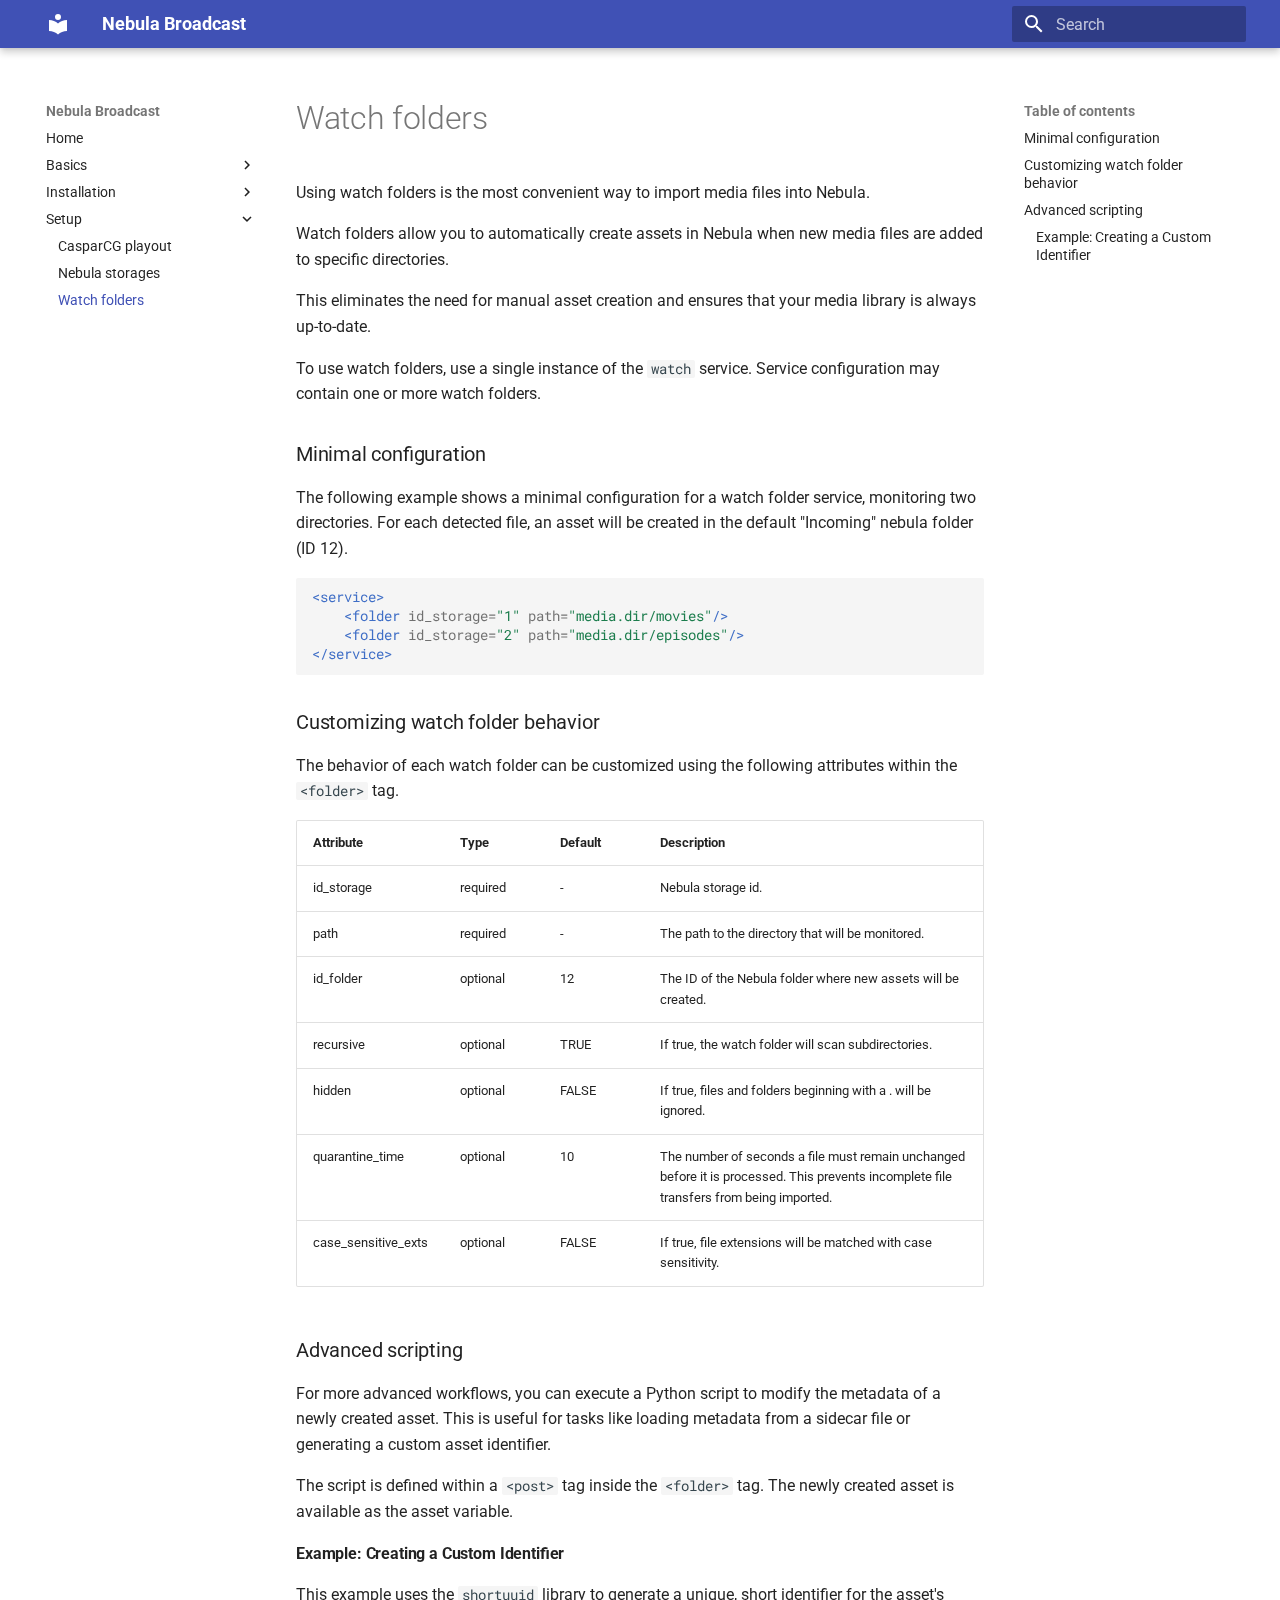
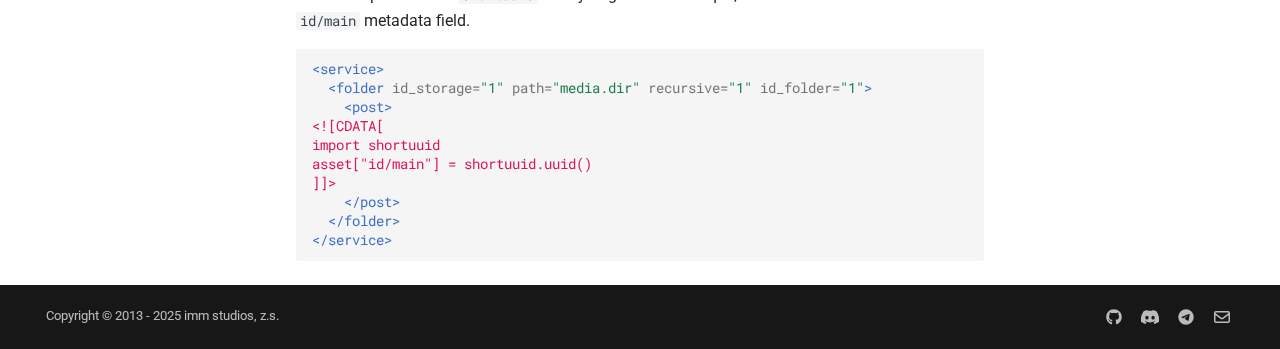
<file: setup/watchfolders/index.html>
<!doctype html>
<html lang="en" class="no-js">
  <head>
    
      <meta charset="utf-8">
      <meta name="viewport" content="width=device-width,initial-scale=1">
      
      
      
      
        <link rel="prev" href="../storages/">
      
      
      
      <link rel="icon" href="../../assets/images/favicon.png">
      <meta name="generator" content="mkdocs-1.6.1, mkdocs-material-9.6.16">
    
    
      
        <title>Watch folders - Nebula Broadcast</title>
      
    
    
      <link rel="stylesheet" href="../../assets/stylesheets/main.7e37652d.min.css">
      
      


    
    
      
    
    
      
        
        
        <link rel="preconnect" href="https://fonts.gstatic.com" crossorigin>
        <link rel="stylesheet" href="https://fonts.googleapis.com/css?family=Roboto:300,300i,400,400i,700,700i%7CRoboto+Mono:400,400i,700,700i&display=fallback">
        <style>:root{--md-text-font:"Roboto";--md-code-font:"Roboto Mono"}</style>
      
    
    
      <link rel="stylesheet" href="../../stylesheets/main.css">
    
    <script>__md_scope=new URL("../..",location),__md_hash=e=>[...e].reduce(((e,_)=>(e<<5)-e+_.charCodeAt(0)),0),__md_get=(e,_=localStorage,t=__md_scope)=>JSON.parse(_.getItem(t.pathname+"."+e)),__md_set=(e,_,t=localStorage,a=__md_scope)=>{try{t.setItem(a.pathname+"."+e,JSON.stringify(_))}catch(e){}}</script>
    
      

    
    
    
  </head>
  
  
    <body dir="ltr">
  
    
    <input class="md-toggle" data-md-toggle="drawer" type="checkbox" id="__drawer" autocomplete="off">
    <input class="md-toggle" data-md-toggle="search" type="checkbox" id="__search" autocomplete="off">
    <label class="md-overlay" for="__drawer"></label>
    <div data-md-component="skip">
      
        
        <a href="#watch-folders" class="md-skip">
          Skip to content
        </a>
      
    </div>
    <div data-md-component="announce">
      
    </div>
    
    
      

  

<header class="md-header md-header--shadow" data-md-component="header">
  <nav class="md-header__inner md-grid" aria-label="Header">
    <a href="../.." title="Nebula Broadcast" class="md-header__button md-logo" aria-label="Nebula Broadcast" data-md-component="logo">
      
  
  <svg xmlns="http://www.w3.org/2000/svg" viewBox="0 0 24 24"><path d="M12 8a3 3 0 0 0 3-3 3 3 0 0 0-3-3 3 3 0 0 0-3 3 3 3 0 0 0 3 3m0 3.54C9.64 9.35 6.5 8 3 8v11c3.5 0 6.64 1.35 9 3.54 2.36-2.19 5.5-3.54 9-3.54V8c-3.5 0-6.64 1.35-9 3.54"/></svg>

    </a>
    <label class="md-header__button md-icon" for="__drawer">
      
      <svg xmlns="http://www.w3.org/2000/svg" viewBox="0 0 24 24"><path d="M3 6h18v2H3zm0 5h18v2H3zm0 5h18v2H3z"/></svg>
    </label>
    <div class="md-header__title" data-md-component="header-title">
      <div class="md-header__ellipsis">
        <div class="md-header__topic">
          <span class="md-ellipsis">
            Nebula Broadcast
          </span>
        </div>
        <div class="md-header__topic" data-md-component="header-topic">
          <span class="md-ellipsis">
            
              Watch folders
            
          </span>
        </div>
      </div>
    </div>
    
    
      <script>var palette=__md_get("__palette");if(palette&&palette.color){if("(prefers-color-scheme)"===palette.color.media){var media=matchMedia("(prefers-color-scheme: light)"),input=document.querySelector(media.matches?"[data-md-color-media='(prefers-color-scheme: light)']":"[data-md-color-media='(prefers-color-scheme: dark)']");palette.color.media=input.getAttribute("data-md-color-media"),palette.color.scheme=input.getAttribute("data-md-color-scheme"),palette.color.primary=input.getAttribute("data-md-color-primary"),palette.color.accent=input.getAttribute("data-md-color-accent")}for(var[key,value]of Object.entries(palette.color))document.body.setAttribute("data-md-color-"+key,value)}</script>
    
    
    
      
      
        <label class="md-header__button md-icon" for="__search">
          
          <svg xmlns="http://www.w3.org/2000/svg" viewBox="0 0 24 24"><path d="M9.5 3A6.5 6.5 0 0 1 16 9.5c0 1.61-.59 3.09-1.56 4.23l.27.27h.79l5 5-1.5 1.5-5-5v-.79l-.27-.27A6.52 6.52 0 0 1 9.5 16 6.5 6.5 0 0 1 3 9.5 6.5 6.5 0 0 1 9.5 3m0 2C7 5 5 7 5 9.5S7 14 9.5 14 14 12 14 9.5 12 5 9.5 5"/></svg>
        </label>
        <div class="md-search" data-md-component="search" role="dialog">
  <label class="md-search__overlay" for="__search"></label>
  <div class="md-search__inner" role="search">
    <form class="md-search__form" name="search">
      <input type="text" class="md-search__input" name="query" aria-label="Search" placeholder="Search" autocapitalize="off" autocorrect="off" autocomplete="off" spellcheck="false" data-md-component="search-query" required>
      <label class="md-search__icon md-icon" for="__search">
        
        <svg xmlns="http://www.w3.org/2000/svg" viewBox="0 0 24 24"><path d="M9.5 3A6.5 6.5 0 0 1 16 9.5c0 1.61-.59 3.09-1.56 4.23l.27.27h.79l5 5-1.5 1.5-5-5v-.79l-.27-.27A6.52 6.52 0 0 1 9.5 16 6.5 6.5 0 0 1 3 9.5 6.5 6.5 0 0 1 9.5 3m0 2C7 5 5 7 5 9.5S7 14 9.5 14 14 12 14 9.5 12 5 9.5 5"/></svg>
        
        <svg xmlns="http://www.w3.org/2000/svg" viewBox="0 0 24 24"><path d="M20 11v2H8l5.5 5.5-1.42 1.42L4.16 12l7.92-7.92L13.5 5.5 8 11z"/></svg>
      </label>
      <nav class="md-search__options" aria-label="Search">
        
        <button type="reset" class="md-search__icon md-icon" title="Clear" aria-label="Clear" tabindex="-1">
          
          <svg xmlns="http://www.w3.org/2000/svg" viewBox="0 0 24 24"><path d="M19 6.41 17.59 5 12 10.59 6.41 5 5 6.41 10.59 12 5 17.59 6.41 19 12 13.41 17.59 19 19 17.59 13.41 12z"/></svg>
        </button>
      </nav>
      
    </form>
    <div class="md-search__output">
      <div class="md-search__scrollwrap" tabindex="0" data-md-scrollfix>
        <div class="md-search-result" data-md-component="search-result">
          <div class="md-search-result__meta">
            Initializing search
          </div>
          <ol class="md-search-result__list" role="presentation"></ol>
        </div>
      </div>
    </div>
  </div>
</div>
      
    
    
  </nav>
  
</header>
    
    <div class="md-container" data-md-component="container">
      
      
        
          
        
      
      <main class="md-main" data-md-component="main">
        <div class="md-main__inner md-grid">
          
            
              
              <div class="md-sidebar md-sidebar--primary" data-md-component="sidebar" data-md-type="navigation" >
                <div class="md-sidebar__scrollwrap">
                  <div class="md-sidebar__inner">
                    



<nav class="md-nav md-nav--primary" aria-label="Navigation" data-md-level="0">
  <label class="md-nav__title" for="__drawer">
    <a href="../.." title="Nebula Broadcast" class="md-nav__button md-logo" aria-label="Nebula Broadcast" data-md-component="logo">
      
  
  <svg xmlns="http://www.w3.org/2000/svg" viewBox="0 0 24 24"><path d="M12 8a3 3 0 0 0 3-3 3 3 0 0 0-3-3 3 3 0 0 0-3 3 3 3 0 0 0 3 3m0 3.54C9.64 9.35 6.5 8 3 8v11c3.5 0 6.64 1.35 9 3.54 2.36-2.19 5.5-3.54 9-3.54V8c-3.5 0-6.64 1.35-9 3.54"/></svg>

    </a>
    Nebula Broadcast
  </label>
  
  <ul class="md-nav__list" data-md-scrollfix>
    
      
      
  
  
  
  
    <li class="md-nav__item">
      <a href="../.." class="md-nav__link">
        
  
  
  <span class="md-ellipsis">
    Home
    
  </span>
  

      </a>
    </li>
  

    
      
      
  
  
  
  
    
    
    
    
    
    <li class="md-nav__item md-nav__item--nested">
      
        
        
        <input class="md-nav__toggle md-toggle " type="checkbox" id="__nav_2" >
        
          
          <label class="md-nav__link" for="__nav_2" id="__nav_2_label" tabindex="0">
            
  
  
  <span class="md-ellipsis">
    Basics
    
  </span>
  

            <span class="md-nav__icon md-icon"></span>
          </label>
        
        <nav class="md-nav" data-md-level="1" aria-labelledby="__nav_2_label" aria-expanded="false">
          <label class="md-nav__title" for="__nav_2">
            <span class="md-nav__icon md-icon"></span>
            Basics
          </label>
          <ul class="md-nav__list" data-md-scrollfix>
            
              
                
  
  
  
  
    <li class="md-nav__item">
      <a href="../../basics/architecture/" class="md-nav__link">
        
  
  
  <span class="md-ellipsis">
    Architecture
    
  </span>
  

      </a>
    </li>
  

              
            
              
                
  
  
  
  
    <li class="md-nav__item">
      <a href="../../basics/asset-management/" class="md-nav__link">
        
  
  
  <span class="md-ellipsis">
    Asset management
    
  </span>
  

      </a>
    </li>
  

              
            
              
                
  
  
  
  
    <li class="md-nav__item">
      <a href="../../basics/linear-broadcasting/" class="md-nav__link">
        
  
  
  <span class="md-ellipsis">
    Linear Broadcasting
    
  </span>
  

      </a>
    </li>
  

              
            
          </ul>
        </nav>
      
    </li>
  

    
      
      
  
  
  
  
    
    
    
    
    
    <li class="md-nav__item md-nav__item--nested">
      
        
        
        <input class="md-nav__toggle md-toggle " type="checkbox" id="__nav_3" >
        
          
          <label class="md-nav__link" for="__nav_3" id="__nav_3_label" tabindex="0">
            
  
  
  <span class="md-ellipsis">
    Installation
    
  </span>
  

            <span class="md-nav__icon md-icon"></span>
          </label>
        
        <nav class="md-nav" data-md-level="1" aria-labelledby="__nav_3_label" aria-expanded="false">
          <label class="md-nav__title" for="__nav_3">
            <span class="md-nav__icon md-icon"></span>
            Installation
          </label>
          <ul class="md-nav__list" data-md-scrollfix>
            
              
                
  
  
  
  
    <li class="md-nav__item">
      <a href="../../installation/docker/" class="md-nav__link">
        
  
  
  <span class="md-ellipsis">
    Docker based installation
    
  </span>
  

      </a>
    </li>
  

              
            
          </ul>
        </nav>
      
    </li>
  

    
      
      
  
  
    
  
  
  
    
    
    
    
    
    <li class="md-nav__item md-nav__item--active md-nav__item--nested">
      
        
        
        <input class="md-nav__toggle md-toggle " type="checkbox" id="__nav_4" checked>
        
          
          <label class="md-nav__link" for="__nav_4" id="__nav_4_label" tabindex="0">
            
  
  
  <span class="md-ellipsis">
    Setup
    
  </span>
  

            <span class="md-nav__icon md-icon"></span>
          </label>
        
        <nav class="md-nav" data-md-level="1" aria-labelledby="__nav_4_label" aria-expanded="true">
          <label class="md-nav__title" for="__nav_4">
            <span class="md-nav__icon md-icon"></span>
            Setup
          </label>
          <ul class="md-nav__list" data-md-scrollfix>
            
              
                
  
  
  
  
    <li class="md-nav__item">
      <a href="../casparcg/" class="md-nav__link">
        
  
  
  <span class="md-ellipsis">
    CasparCG playout
    
  </span>
  

      </a>
    </li>
  

              
            
              
                
  
  
  
  
    <li class="md-nav__item">
      <a href="../storages/" class="md-nav__link">
        
  
  
  <span class="md-ellipsis">
    Nebula storages
    
  </span>
  

      </a>
    </li>
  

              
            
              
                
  
  
    
  
  
  
    <li class="md-nav__item md-nav__item--active">
      
      <input class="md-nav__toggle md-toggle" type="checkbox" id="__toc">
      
      
        
      
      
        <label class="md-nav__link md-nav__link--active" for="__toc">
          
  
  
  <span class="md-ellipsis">
    Watch folders
    
  </span>
  

          <span class="md-nav__icon md-icon"></span>
        </label>
      
      <a href="./" class="md-nav__link md-nav__link--active">
        
  
  
  <span class="md-ellipsis">
    Watch folders
    
  </span>
  

      </a>
      
        

<nav class="md-nav md-nav--secondary" aria-label="Table of contents">
  
  
  
    
  
  
    <label class="md-nav__title" for="__toc">
      <span class="md-nav__icon md-icon"></span>
      Table of contents
    </label>
    <ul class="md-nav__list" data-md-component="toc" data-md-scrollfix>
      
        <li class="md-nav__item">
  <a href="#minimal-configuration" class="md-nav__link">
    <span class="md-ellipsis">
      Minimal configuration
    </span>
  </a>
  
</li>
      
        <li class="md-nav__item">
  <a href="#customizing-watch-folder-behavior" class="md-nav__link">
    <span class="md-ellipsis">
      Customizing watch folder behavior
    </span>
  </a>
  
</li>
      
        <li class="md-nav__item">
  <a href="#advanced-scripting" class="md-nav__link">
    <span class="md-ellipsis">
      Advanced scripting
    </span>
  </a>
  
    <nav class="md-nav" aria-label="Advanced scripting">
      <ul class="md-nav__list">
        
          <li class="md-nav__item">
  <a href="#example-creating-a-custom-identifier" class="md-nav__link">
    <span class="md-ellipsis">
      Example: Creating a Custom Identifier
    </span>
  </a>
  
</li>
        
      </ul>
    </nav>
  
</li>
      
    </ul>
  
</nav>
      
    </li>
  

              
            
          </ul>
        </nav>
      
    </li>
  

    
  </ul>
</nav>
                  </div>
                </div>
              </div>
            
            
              
              <div class="md-sidebar md-sidebar--secondary" data-md-component="sidebar" data-md-type="toc" >
                <div class="md-sidebar__scrollwrap">
                  <div class="md-sidebar__inner">
                    

<nav class="md-nav md-nav--secondary" aria-label="Table of contents">
  
  
  
    
  
  
    <label class="md-nav__title" for="__toc">
      <span class="md-nav__icon md-icon"></span>
      Table of contents
    </label>
    <ul class="md-nav__list" data-md-component="toc" data-md-scrollfix>
      
        <li class="md-nav__item">
  <a href="#minimal-configuration" class="md-nav__link">
    <span class="md-ellipsis">
      Minimal configuration
    </span>
  </a>
  
</li>
      
        <li class="md-nav__item">
  <a href="#customizing-watch-folder-behavior" class="md-nav__link">
    <span class="md-ellipsis">
      Customizing watch folder behavior
    </span>
  </a>
  
</li>
      
        <li class="md-nav__item">
  <a href="#advanced-scripting" class="md-nav__link">
    <span class="md-ellipsis">
      Advanced scripting
    </span>
  </a>
  
    <nav class="md-nav" aria-label="Advanced scripting">
      <ul class="md-nav__list">
        
          <li class="md-nav__item">
  <a href="#example-creating-a-custom-identifier" class="md-nav__link">
    <span class="md-ellipsis">
      Example: Creating a Custom Identifier
    </span>
  </a>
  
</li>
        
      </ul>
    </nav>
  
</li>
      
    </ul>
  
</nav>
                  </div>
                </div>
              </div>
            
          
          
            <div class="md-content" data-md-component="content">
              <article class="md-content__inner md-typeset">
                
                  



<h1 id="watch-folders">Watch folders</h1>
<p>Using watch folders is the most convenient way to import media files into Nebula.</p>
<p>Watch folders allow you to automatically create assets in Nebula when new media files are added to specific directories. </p>
<p>This eliminates the need for manual asset creation and ensures that your media library is always up-to-date.</p>
<p>To use watch folders, use a single instance of the <code>watch</code> service. 
Service configuration may contain one or more watch folders.</p>
<h3 id="minimal-configuration">Minimal configuration</h3>
<p>The following example shows a minimal configuration for a watch folder service,
monitoring two directories. For each detected file, an asset will be created in the
default "Incoming" nebula folder (ID 12).</p>
<div class="highlight"><pre><span></span><code><span class="nt">&lt;service&gt;</span>
<span class="w">    </span><span class="nt">&lt;folder</span><span class="w"> </span><span class="na">id_storage=</span><span class="s">&quot;1&quot;</span><span class="w"> </span><span class="na">path=</span><span class="s">&quot;media.dir/movies&quot;</span><span class="nt">/&gt;</span>
<span class="w">    </span><span class="nt">&lt;folder</span><span class="w"> </span><span class="na">id_storage=</span><span class="s">&quot;2&quot;</span><span class="w"> </span><span class="na">path=</span><span class="s">&quot;media.dir/episodes&quot;</span><span class="nt">/&gt;</span>
<span class="nt">&lt;/service&gt;</span>
</code></pre></div>
<h3 id="customizing-watch-folder-behavior">Customizing watch folder behavior</h3>
<p>The behavior of each watch folder can be customized using the following attributes within the <code>&lt;folder&gt;</code> tag.</p>
<table>
<thead>
<tr>
<th>Attribute</th>
<th>Type</th>
<th>Default</th>
<th>Description</th>
</tr>
</thead>
<tbody>
<tr>
<td>id_storage</td>
<td>required</td>
<td>-</td>
<td>Nebula storage id.</td>
</tr>
<tr>
<td>path</td>
<td>required</td>
<td>-</td>
<td>The path to the directory that will be monitored.</td>
</tr>
<tr>
<td>id_folder</td>
<td>optional</td>
<td>12</td>
<td>The ID of the Nebula folder where new assets will be created.</td>
</tr>
<tr>
<td>recursive</td>
<td>optional</td>
<td>TRUE</td>
<td>If true, the watch folder will scan subdirectories.</td>
</tr>
<tr>
<td>hidden</td>
<td>optional</td>
<td>FALSE</td>
<td>If true, files and folders beginning with a . will be ignored.</td>
</tr>
<tr>
<td>quarantine_time</td>
<td>optional</td>
<td>10</td>
<td>The number of seconds a file must remain unchanged before it is processed. This prevents incomplete file transfers from being imported.</td>
</tr>
<tr>
<td>case_sensitive_exts</td>
<td>optional</td>
<td>FALSE</td>
<td>If true, file extensions will be matched with case sensitivity.</td>
</tr>
</tbody>
</table>
<h3 id="advanced-scripting">Advanced scripting</h3>
<p>For more advanced workflows, you can execute a Python script to modify the metadata of a newly created asset. 
This is useful for tasks like loading metadata from a sidecar file or generating a custom asset identifier.</p>
<p>The script is defined within a <code>&lt;post&gt;</code> tag inside the <code>&lt;folder&gt;</code> tag. 
The newly created asset is available as the asset variable.</p>
<h4 id="example-creating-a-custom-identifier">Example: Creating a Custom Identifier</h4>
<p>This example uses the <code>shortuuid</code> library to generate a unique, 
short identifier for the asset's <code>id/main</code> metadata field.</p>
<div class="highlight"><pre><span></span><code><span class="nt">&lt;service&gt;</span>
<span class="w">  </span><span class="nt">&lt;folder</span><span class="w"> </span><span class="na">id_storage=</span><span class="s">&quot;1&quot;</span><span class="w"> </span><span class="na">path=</span><span class="s">&quot;media.dir&quot;</span><span class="w"> </span><span class="na">recursive=</span><span class="s">&quot;1&quot;</span><span class="w"> </span><span class="na">id_folder=</span><span class="s">&quot;1&quot;</span><span class="nt">&gt;</span>
<span class="w">    </span><span class="nt">&lt;post&gt;</span>
<span class="cp">&lt;![CDATA[</span>
<span class="cp">import shortuuid</span>
<span class="cp">asset[&quot;id/main&quot;] = shortuuid.uuid()</span>
<span class="cp">]]&gt;</span>
<span class="w">    </span><span class="nt">&lt;/post&gt;</span>
<span class="w">  </span><span class="nt">&lt;/folder&gt;</span>
<span class="nt">&lt;/service&gt;</span>
</code></pre></div>












                
              </article>
            </div>
          
          
<script>var target=document.getElementById(location.hash.slice(1));target&&target.name&&(target.checked=target.name.startsWith("__tabbed_"))</script>
        </div>
        
      </main>
      
        <footer class="md-footer">
  
  <div class="md-footer-meta md-typeset">
    <div class="md-footer-meta__inner md-grid">
      <div class="md-copyright">
  
    <div class="md-copyright__highlight">
      Copyright &copy; 2013 - 2025 imm studios, z.s.
    </div>
  
  
</div>
      
        <div class="md-social">
  
    
    
    
    
      
      
    
    <a href="https://github.com/nebulabroadcast" target="_blank" rel="noopener" title="github.com" class="md-social__link">
      <svg xmlns="http://www.w3.org/2000/svg" viewBox="0 0 512 512"><!--! Font Awesome Free 7.0.0 by @fontawesome - https://fontawesome.com License - https://fontawesome.com/license/free (Icons: CC BY 4.0, Fonts: SIL OFL 1.1, Code: MIT License) Copyright 2025 Fonticons, Inc.--><path fill="currentColor" d="M173.9 397.4c0 2-2.3 3.6-5.2 3.6-3.3.3-5.6-1.3-5.6-3.6 0-2 2.3-3.6 5.2-3.6 3-.3 5.6 1.3 5.6 3.6m-31.1-4.5c-.7 2 1.3 4.3 4.3 4.9 2.6 1 5.6 0 6.2-2s-1.3-4.3-4.3-5.2c-2.6-.7-5.5.3-6.2 2.3m44.2-1.7c-2.9.7-4.9 2.6-4.6 4.9.3 2 2.9 3.3 5.9 2.6 2.9-.7 4.9-2.6 4.6-4.6-.3-1.9-3-3.2-5.9-2.9M252.8 8C114.1 8 8 113.3 8 252c0 110.9 69.8 205.8 169.5 239.2 12.8 2.3 17.3-5.6 17.3-12.1 0-6.2-.3-40.4-.3-61.4 0 0-70 15-84.7-29.8 0 0-11.4-29.1-27.8-36.6 0 0-22.9-15.7 1.6-15.4 0 0 24.9 2 38.6 25.8 21.9 38.6 58.6 27.5 72.9 20.9 2.3-16 8.8-27.1 16-33.7-55.9-6.2-112.3-14.3-112.3-110.5 0-27.5 7.6-41.3 23.6-58.9-2.6-6.5-11.1-33.3 2.6-67.9 20.9-6.5 69 27 69 27 20-5.6 41.5-8.5 62.8-8.5s42.8 2.9 62.8 8.5c0 0 48.1-33.6 69-27 13.7 34.7 5.2 61.4 2.6 67.9 16 17.7 25.8 31.5 25.8 58.9 0 96.5-58.9 104.2-114.8 110.5 9.2 7.9 17 22.9 17 46.4 0 33.7-.3 75.4-.3 83.6 0 6.5 4.6 14.4 17.3 12.1C436.2 457.8 504 362.9 504 252 504 113.3 391.5 8 252.8 8M105.2 352.9c-1.3 1-1 3.3.7 5.2 1.6 1.6 3.9 2.3 5.2 1 1.3-1 1-3.3-.7-5.2-1.6-1.6-3.9-2.3-5.2-1m-10.8-8.1c-.7 1.3.3 2.9 2.3 3.9 1.6 1 3.6.7 4.3-.7.7-1.3-.3-2.9-2.3-3.9-2-.6-3.6-.3-4.3.7m32.4 35.6c-1.6 1.3-1 4.3 1.3 6.2 2.3 2.3 5.2 2.6 6.5 1 1.3-1.3.7-4.3-1.3-6.2-2.2-2.3-5.2-2.6-6.5-1m-11.4-14.7c-1.6 1-1.6 3.6 0 5.9s4.3 3.3 5.6 2.3c1.6-1.3 1.6-3.9 0-6.2-1.4-2.3-4-3.3-5.6-2"/></svg>
    </a>
  
    
    
    
    
      
      
    
    <a href="https://discord.gg/3UxJ4WKfy9" target="_blank" rel="noopener" title="discord.gg" class="md-social__link">
      <svg xmlns="http://www.w3.org/2000/svg" viewBox="0 0 576 512"><!--! Font Awesome Free 7.0.0 by @fontawesome - https://fontawesome.com License - https://fontawesome.com/license/free (Icons: CC BY 4.0, Fonts: SIL OFL 1.1, Code: MIT License) Copyright 2025 Fonticons, Inc.--><path fill="currentColor" d="M492.5 69.8c-.2-.3-.4-.6-.8-.7-38.1-17.5-78.4-30-119.7-37.1-.4-.1-.8 0-1.1.1s-.6.4-.8.8c-5.5 9.9-10.5 20.2-14.9 30.6-44.6-6.8-89.9-6.8-134.4 0-4.5-10.5-9.5-20.7-15.1-30.6-.2-.3-.5-.6-.8-.8s-.7-.2-1.1-.2C162.5 39 122.2 51.5 84.1 69c-.3.1-.6.4-.8.7C7.1 183.5-13.8 294.6-3.6 404.2c0 .3.1.5.2.8s.3.4.5.6c44.4 32.9 94 58 146.8 74.2.4.1.8.1 1.1 0s.7-.4.9-.7c11.3-15.4 21.4-31.8 30-48.8.1-.2.2-.5.2-.8s0-.5-.1-.8-.2-.5-.4-.6-.4-.3-.7-.4c-15.8-6.1-31.2-13.4-45.9-21.9-.3-.2-.5-.4-.7-.6s-.3-.6-.3-.9 0-.6.2-.9.3-.5.6-.7c3.1-2.3 6.2-4.7 9.1-7.1.3-.2.6-.4.9-.4s.7 0 1 .1c96.2 43.9 200.4 43.9 295.5 0 .3-.1.7-.2 1-.2s.7.2.9.4c2.9 2.4 6 4.9 9.1 7.2.2.2.4.4.6.7s.2.6.2.9-.1.6-.3.9-.4.5-.6.6c-14.7 8.6-30 15.9-45.9 21.8-.2.1-.5.2-.7.4s-.3.4-.4.7-.1.5-.1.8.1.5.2.8c8.8 17 18.8 33.3 30 48.8.2.3.6.6.9.7s.8.1 1.1 0c52.9-16.2 102.6-41.3 147.1-74.2.2-.2.4-.4.5-.6s.2-.5.2-.8c12.3-126.8-20.5-236.9-86.9-334.5zm-302 267.7c-29 0-52.8-26.6-52.8-59.2s23.4-59.2 52.8-59.2c29.7 0 53.3 26.8 52.8 59.2 0 32.7-23.4 59.2-52.8 59.2m195.4 0c-29 0-52.8-26.6-52.8-59.2s23.4-59.2 52.8-59.2c29.7 0 53.3 26.8 52.8 59.2 0 32.7-23.2 59.2-52.8 59.2"/></svg>
    </a>
  
    
    
    
    
      
      
    
    <a href="https://t.me/nebulabroadcast" target="_blank" rel="noopener" title="t.me" class="md-social__link">
      <svg xmlns="http://www.w3.org/2000/svg" viewBox="0 0 512 512"><!--! Font Awesome Free 7.0.0 by @fontawesome - https://fontawesome.com License - https://fontawesome.com/license/free (Icons: CC BY 4.0, Fonts: SIL OFL 1.1, Code: MIT License) Copyright 2025 Fonticons, Inc.--><path fill="currentColor" d="M256 8a248 248 0 1 0 0 496 248 248 0 1 0 0-496m115 168.7c-3.7 39.2-19.9 134.4-28.1 178.3-3.5 18.6-10.3 24.8-16.9 25.4-14.4 1.3-25.3-9.5-39.3-18.7-21.8-14.3-34.2-23.2-55.3-37.2-24.5-16.1-8.6-25 5.3-39.5 3.7-3.8 67.1-61.5 68.3-66.7.2-.7.3-3.1-1.2-4.4s-3.6-.8-5.1-.5c-2.2.5-37.1 23.5-104.6 69.1-9.9 6.8-18.9 10.1-26.9 9.9-8.9-.2-25.9-5-38.6-9.1-15.5-5-27.9-7.7-26.8-16.3.6-4.5 6.7-9 18.4-13.7 72.3-31.5 120.5-52.3 144.6-62.3 68.9-28.6 83.2-33.6 92.5-33.8 2.1 0 6.6.5 9.6 2.9 2 1.7 3.2 4.1 3.5 6.7.5 3.2.6 6.5.4 9.8z"/></svg>
    </a>
  
    
    
    
    
    <a href="mailto:info@nebulabroadcast.com" target="_blank" rel="noopener" title="" class="md-social__link">
      <svg xmlns="http://www.w3.org/2000/svg" viewBox="0 0 512 512"><!--! Font Awesome Free 7.0.0 by @fontawesome - https://fontawesome.com License - https://fontawesome.com/license/free (Icons: CC BY 4.0, Fonts: SIL OFL 1.1, Code: MIT License) Copyright 2025 Fonticons, Inc.--><path fill="currentColor" d="M61.4 64C27.5 64 0 91.5 0 125.4c0 .9 0 1.7.1 2.6H0v256c0 35.3 28.7 64 64 64h384c35.3 0 64-28.7 64-64V128h-.1c0-.9.1-1.7.1-2.6 0-33.9-27.5-61.4-61.4-61.4zM464 192.3V384c0 8.8-7.2 16-16 16H64c-8.8 0-16-7.2-16-16V192.3l154.8 117.4c31.4 23.9 74.9 23.9 106.4 0zM48 125.4c0-7.4 6-13.4 13.4-13.4h389.2c7.4 0 13.4 6 13.4 13.4 0 4.2-2 8.2-5.3 10.7L280.2 271.5c-14.3 10.8-34.1 10.8-48.4 0L53.3 136.1c-3.3-2.5-5.3-6.5-5.3-10.7"/></svg>
    </a>
  
</div>
      
    </div>
  </div>
</footer>
      
    </div>
    <div class="md-dialog" data-md-component="dialog">
      <div class="md-dialog__inner md-typeset"></div>
    </div>
    
    
    
      
      <script id="__config" type="application/json">{"base": "../..", "features": [], "search": "../../assets/javascripts/workers/search.d50fe291.min.js", "tags": null, "translations": {"clipboard.copied": "Copied to clipboard", "clipboard.copy": "Copy to clipboard", "search.result.more.one": "1 more on this page", "search.result.more.other": "# more on this page", "search.result.none": "No matching documents", "search.result.one": "1 matching document", "search.result.other": "# matching documents", "search.result.placeholder": "Type to start searching", "search.result.term.missing": "Missing", "select.version": "Select version"}, "version": null}</script>
    
    
      <script src="../../assets/javascripts/bundle.50899def.min.js"></script>
      
    
  </body>
</html>
</file>
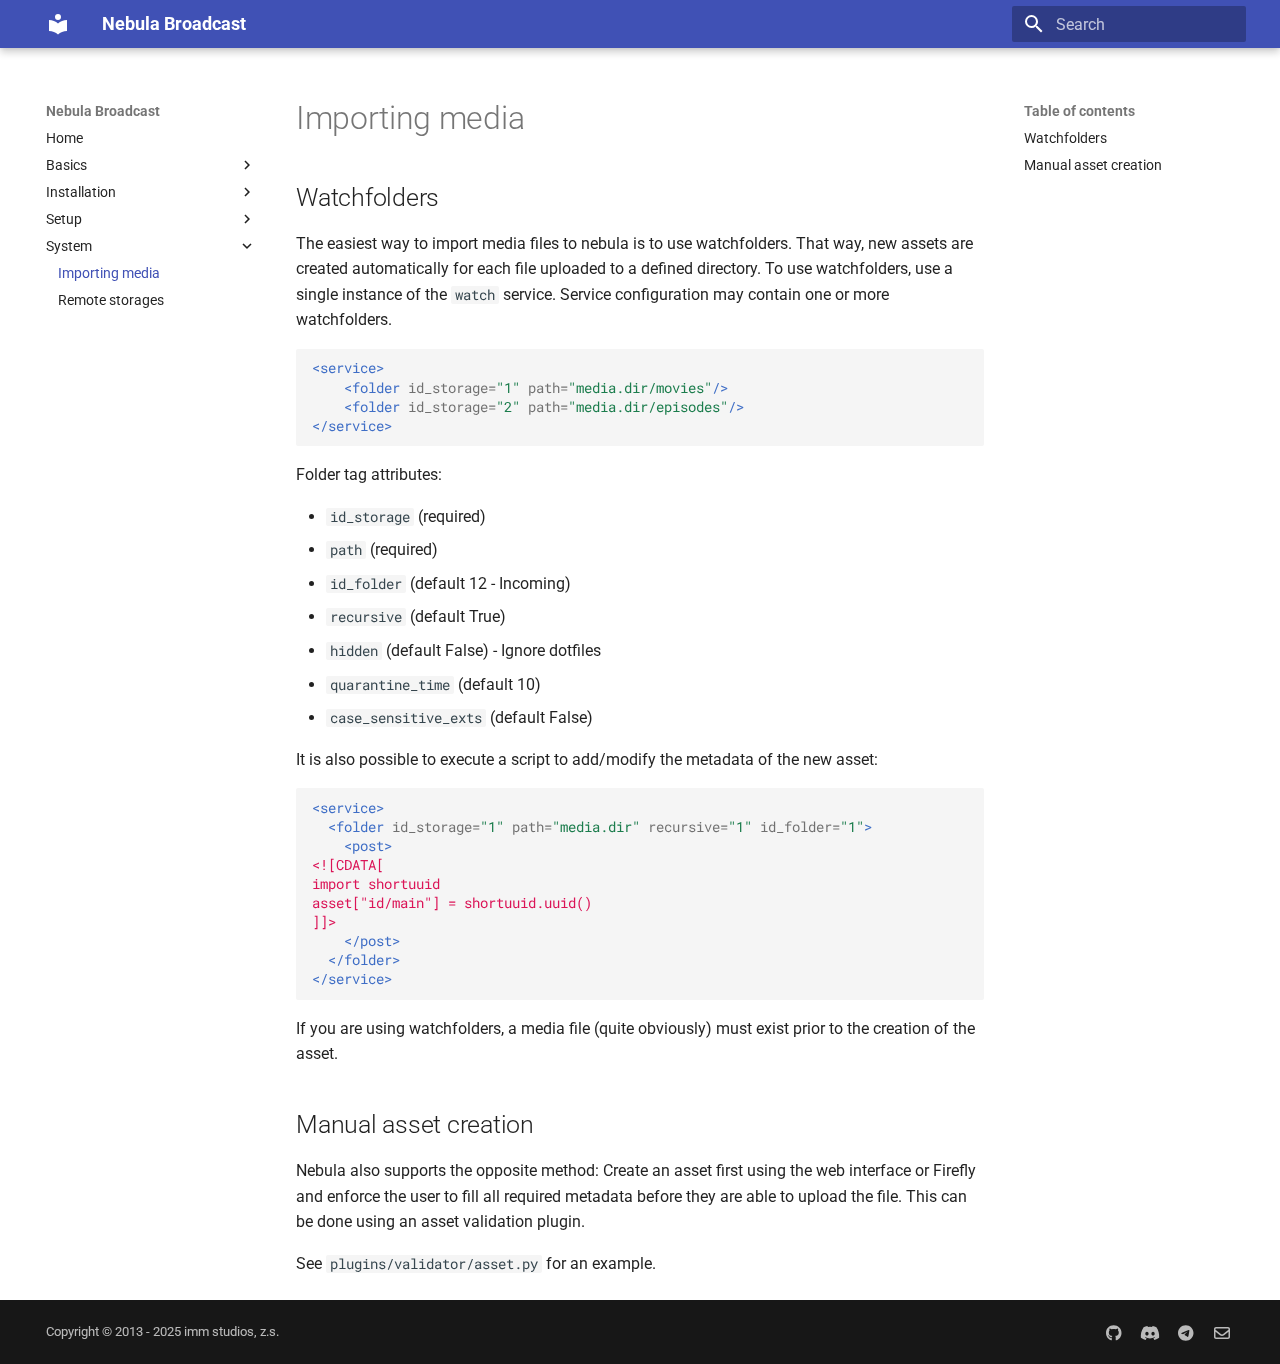
<file: system/importing-media/index.html>
<!doctype html>
<html lang="en" class="no-js">
  <head>
    
      <meta charset="utf-8">
      <meta name="viewport" content="width=device-width,initial-scale=1">
      
      
      
      
        <link rel="prev" href="../../setup/casparcg/">
      
      
        <link rel="next" href="../remote-storages/">
      
      
      <link rel="icon" href="../../assets/images/favicon.png">
      <meta name="generator" content="mkdocs-1.6.1, mkdocs-material-9.6.8">
    
    
      
        <title>Importing media - Nebula Broadcast</title>
      
    
    
      <link rel="stylesheet" href="../../assets/stylesheets/main.8608ea7d.min.css">
      
      


    
    
      
    
    
      
        
        
        <link rel="preconnect" href="https://fonts.gstatic.com" crossorigin>
        <link rel="stylesheet" href="https://fonts.googleapis.com/css?family=Roboto:300,300i,400,400i,700,700i%7CRoboto+Mono:400,400i,700,700i&display=fallback">
        <style>:root{--md-text-font:"Roboto";--md-code-font:"Roboto Mono"}</style>
      
    
    
      <link rel="stylesheet" href="../../stylesheets/main.css">
    
    <script>__md_scope=new URL("../..",location),__md_hash=e=>[...e].reduce(((e,_)=>(e<<5)-e+_.charCodeAt(0)),0),__md_get=(e,_=localStorage,t=__md_scope)=>JSON.parse(_.getItem(t.pathname+"."+e)),__md_set=(e,_,t=localStorage,a=__md_scope)=>{try{t.setItem(a.pathname+"."+e,JSON.stringify(_))}catch(e){}}</script>
    
      

    
    
    
  </head>
  
  
    <body dir="ltr">
  
    
    <input class="md-toggle" data-md-toggle="drawer" type="checkbox" id="__drawer" autocomplete="off">
    <input class="md-toggle" data-md-toggle="search" type="checkbox" id="__search" autocomplete="off">
    <label class="md-overlay" for="__drawer"></label>
    <div data-md-component="skip">
      
        
        <a href="#importing-media" class="md-skip">
          Skip to content
        </a>
      
    </div>
    <div data-md-component="announce">
      
    </div>
    
    
      

  

<header class="md-header md-header--shadow" data-md-component="header">
  <nav class="md-header__inner md-grid" aria-label="Header">
    <a href="../.." title="Nebula Broadcast" class="md-header__button md-logo" aria-label="Nebula Broadcast" data-md-component="logo">
      
  
  <svg xmlns="http://www.w3.org/2000/svg" viewBox="0 0 24 24"><path d="M12 8a3 3 0 0 0 3-3 3 3 0 0 0-3-3 3 3 0 0 0-3 3 3 3 0 0 0 3 3m0 3.54C9.64 9.35 6.5 8 3 8v11c3.5 0 6.64 1.35 9 3.54 2.36-2.19 5.5-3.54 9-3.54V8c-3.5 0-6.64 1.35-9 3.54"/></svg>

    </a>
    <label class="md-header__button md-icon" for="__drawer">
      
      <svg xmlns="http://www.w3.org/2000/svg" viewBox="0 0 24 24"><path d="M3 6h18v2H3zm0 5h18v2H3zm0 5h18v2H3z"/></svg>
    </label>
    <div class="md-header__title" data-md-component="header-title">
      <div class="md-header__ellipsis">
        <div class="md-header__topic">
          <span class="md-ellipsis">
            Nebula Broadcast
          </span>
        </div>
        <div class="md-header__topic" data-md-component="header-topic">
          <span class="md-ellipsis">
            
              Importing media
            
          </span>
        </div>
      </div>
    </div>
    
    
      <script>var palette=__md_get("__palette");if(palette&&palette.color){if("(prefers-color-scheme)"===palette.color.media){var media=matchMedia("(prefers-color-scheme: light)"),input=document.querySelector(media.matches?"[data-md-color-media='(prefers-color-scheme: light)']":"[data-md-color-media='(prefers-color-scheme: dark)']");palette.color.media=input.getAttribute("data-md-color-media"),palette.color.scheme=input.getAttribute("data-md-color-scheme"),palette.color.primary=input.getAttribute("data-md-color-primary"),palette.color.accent=input.getAttribute("data-md-color-accent")}for(var[key,value]of Object.entries(palette.color))document.body.setAttribute("data-md-color-"+key,value)}</script>
    
    
    
      <label class="md-header__button md-icon" for="__search">
        
        <svg xmlns="http://www.w3.org/2000/svg" viewBox="0 0 24 24"><path d="M9.5 3A6.5 6.5 0 0 1 16 9.5c0 1.61-.59 3.09-1.56 4.23l.27.27h.79l5 5-1.5 1.5-5-5v-.79l-.27-.27A6.52 6.52 0 0 1 9.5 16 6.5 6.5 0 0 1 3 9.5 6.5 6.5 0 0 1 9.5 3m0 2C7 5 5 7 5 9.5S7 14 9.5 14 14 12 14 9.5 12 5 9.5 5"/></svg>
      </label>
      <div class="md-search" data-md-component="search" role="dialog">
  <label class="md-search__overlay" for="__search"></label>
  <div class="md-search__inner" role="search">
    <form class="md-search__form" name="search">
      <input type="text" class="md-search__input" name="query" aria-label="Search" placeholder="Search" autocapitalize="off" autocorrect="off" autocomplete="off" spellcheck="false" data-md-component="search-query" required>
      <label class="md-search__icon md-icon" for="__search">
        
        <svg xmlns="http://www.w3.org/2000/svg" viewBox="0 0 24 24"><path d="M9.5 3A6.5 6.5 0 0 1 16 9.5c0 1.61-.59 3.09-1.56 4.23l.27.27h.79l5 5-1.5 1.5-5-5v-.79l-.27-.27A6.52 6.52 0 0 1 9.5 16 6.5 6.5 0 0 1 3 9.5 6.5 6.5 0 0 1 9.5 3m0 2C7 5 5 7 5 9.5S7 14 9.5 14 14 12 14 9.5 12 5 9.5 5"/></svg>
        
        <svg xmlns="http://www.w3.org/2000/svg" viewBox="0 0 24 24"><path d="M20 11v2H8l5.5 5.5-1.42 1.42L4.16 12l7.92-7.92L13.5 5.5 8 11z"/></svg>
      </label>
      <nav class="md-search__options" aria-label="Search">
        
        <button type="reset" class="md-search__icon md-icon" title="Clear" aria-label="Clear" tabindex="-1">
          
          <svg xmlns="http://www.w3.org/2000/svg" viewBox="0 0 24 24"><path d="M19 6.41 17.59 5 12 10.59 6.41 5 5 6.41 10.59 12 5 17.59 6.41 19 12 13.41 17.59 19 19 17.59 13.41 12z"/></svg>
        </button>
      </nav>
      
    </form>
    <div class="md-search__output">
      <div class="md-search__scrollwrap" tabindex="0" data-md-scrollfix>
        <div class="md-search-result" data-md-component="search-result">
          <div class="md-search-result__meta">
            Initializing search
          </div>
          <ol class="md-search-result__list" role="presentation"></ol>
        </div>
      </div>
    </div>
  </div>
</div>
    
    
  </nav>
  
</header>
    
    <div class="md-container" data-md-component="container">
      
      
        
          
        
      
      <main class="md-main" data-md-component="main">
        <div class="md-main__inner md-grid">
          
            
              
              <div class="md-sidebar md-sidebar--primary" data-md-component="sidebar" data-md-type="navigation" >
                <div class="md-sidebar__scrollwrap">
                  <div class="md-sidebar__inner">
                    



<nav class="md-nav md-nav--primary" aria-label="Navigation" data-md-level="0">
  <label class="md-nav__title" for="__drawer">
    <a href="../.." title="Nebula Broadcast" class="md-nav__button md-logo" aria-label="Nebula Broadcast" data-md-component="logo">
      
  
  <svg xmlns="http://www.w3.org/2000/svg" viewBox="0 0 24 24"><path d="M12 8a3 3 0 0 0 3-3 3 3 0 0 0-3-3 3 3 0 0 0-3 3 3 3 0 0 0 3 3m0 3.54C9.64 9.35 6.5 8 3 8v11c3.5 0 6.64 1.35 9 3.54 2.36-2.19 5.5-3.54 9-3.54V8c-3.5 0-6.64 1.35-9 3.54"/></svg>

    </a>
    Nebula Broadcast
  </label>
  
  <ul class="md-nav__list" data-md-scrollfix>
    
      
      
  
  
  
  
    <li class="md-nav__item">
      <a href="../.." class="md-nav__link">
        
  
  <span class="md-ellipsis">
    Home
    
  </span>
  

      </a>
    </li>
  

    
      
      
  
  
  
  
    
    
    
    
    <li class="md-nav__item md-nav__item--nested">
      
        
        
        <input class="md-nav__toggle md-toggle " type="checkbox" id="__nav_2" >
        
          
          <label class="md-nav__link" for="__nav_2" id="__nav_2_label" tabindex="0">
            
  
  <span class="md-ellipsis">
    Basics
    
  </span>
  

            <span class="md-nav__icon md-icon"></span>
          </label>
        
        <nav class="md-nav" data-md-level="1" aria-labelledby="__nav_2_label" aria-expanded="false">
          <label class="md-nav__title" for="__nav_2">
            <span class="md-nav__icon md-icon"></span>
            Basics
          </label>
          <ul class="md-nav__list" data-md-scrollfix>
            
              
                
  
  
  
  
    <li class="md-nav__item">
      <a href="../../basics/architecture/" class="md-nav__link">
        
  
  <span class="md-ellipsis">
    Architecture
    
  </span>
  

      </a>
    </li>
  

              
            
              
                
  
  
  
  
    <li class="md-nav__item">
      <a href="../../basics/asset-management/" class="md-nav__link">
        
  
  <span class="md-ellipsis">
    Asset management
    
  </span>
  

      </a>
    </li>
  

              
            
              
                
  
  
  
  
    <li class="md-nav__item">
      <a href="../../basics/linear-broadcasting/" class="md-nav__link">
        
  
  <span class="md-ellipsis">
    Scheduling and playout
    
  </span>
  

      </a>
    </li>
  

              
            
          </ul>
        </nav>
      
    </li>
  

    
      
      
  
  
  
  
    
    
    
    
    <li class="md-nav__item md-nav__item--nested">
      
        
        
        <input class="md-nav__toggle md-toggle " type="checkbox" id="__nav_3" >
        
          
          <label class="md-nav__link" for="__nav_3" id="__nav_3_label" tabindex="0">
            
  
  <span class="md-ellipsis">
    Installation
    
  </span>
  

            <span class="md-nav__icon md-icon"></span>
          </label>
        
        <nav class="md-nav" data-md-level="1" aria-labelledby="__nav_3_label" aria-expanded="false">
          <label class="md-nav__title" for="__nav_3">
            <span class="md-nav__icon md-icon"></span>
            Installation
          </label>
          <ul class="md-nav__list" data-md-scrollfix>
            
              
                
  
  
  
  
    <li class="md-nav__item">
      <a href="../../installation/docker/" class="md-nav__link">
        
  
  <span class="md-ellipsis">
    Docker based installation
    
  </span>
  

      </a>
    </li>
  

              
            
          </ul>
        </nav>
      
    </li>
  

    
      
      
  
  
  
  
    
    
    
    
    <li class="md-nav__item md-nav__item--nested">
      
        
        
        <input class="md-nav__toggle md-toggle " type="checkbox" id="__nav_4" >
        
          
          <label class="md-nav__link" for="__nav_4" id="__nav_4_label" tabindex="0">
            
  
  <span class="md-ellipsis">
    Setup
    
  </span>
  

            <span class="md-nav__icon md-icon"></span>
          </label>
        
        <nav class="md-nav" data-md-level="1" aria-labelledby="__nav_4_label" aria-expanded="false">
          <label class="md-nav__title" for="__nav_4">
            <span class="md-nav__icon md-icon"></span>
            Setup
          </label>
          <ul class="md-nav__list" data-md-scrollfix>
            
              
                
  
  
  
  
    <li class="md-nav__item">
      <a href="../../setup/casparcg/" class="md-nav__link">
        
  
  <span class="md-ellipsis">
    CasparCG playout
    
  </span>
  

      </a>
    </li>
  

              
            
          </ul>
        </nav>
      
    </li>
  

    
      
      
  
  
    
  
  
  
    
    
    
    
    <li class="md-nav__item md-nav__item--active md-nav__item--nested">
      
        
        
        <input class="md-nav__toggle md-toggle " type="checkbox" id="__nav_5" checked>
        
          
          <label class="md-nav__link" for="__nav_5" id="__nav_5_label" tabindex="0">
            
  
  <span class="md-ellipsis">
    System
    
  </span>
  

            <span class="md-nav__icon md-icon"></span>
          </label>
        
        <nav class="md-nav" data-md-level="1" aria-labelledby="__nav_5_label" aria-expanded="true">
          <label class="md-nav__title" for="__nav_5">
            <span class="md-nav__icon md-icon"></span>
            System
          </label>
          <ul class="md-nav__list" data-md-scrollfix>
            
              
                
  
  
    
  
  
  
    <li class="md-nav__item md-nav__item--active">
      
      <input class="md-nav__toggle md-toggle" type="checkbox" id="__toc">
      
      
        
      
      
        <label class="md-nav__link md-nav__link--active" for="__toc">
          
  
  <span class="md-ellipsis">
    Importing media
    
  </span>
  

          <span class="md-nav__icon md-icon"></span>
        </label>
      
      <a href="./" class="md-nav__link md-nav__link--active">
        
  
  <span class="md-ellipsis">
    Importing media
    
  </span>
  

      </a>
      
        

<nav class="md-nav md-nav--secondary" aria-label="Table of contents">
  
  
  
    
  
  
    <label class="md-nav__title" for="__toc">
      <span class="md-nav__icon md-icon"></span>
      Table of contents
    </label>
    <ul class="md-nav__list" data-md-component="toc" data-md-scrollfix>
      
        <li class="md-nav__item">
  <a href="#watchfolders" class="md-nav__link">
    <span class="md-ellipsis">
      Watchfolders
    </span>
  </a>
  
</li>
      
        <li class="md-nav__item">
  <a href="#manual-asset-creation" class="md-nav__link">
    <span class="md-ellipsis">
      Manual asset creation
    </span>
  </a>
  
</li>
      
    </ul>
  
</nav>
      
    </li>
  

              
            
              
                
  
  
  
  
    <li class="md-nav__item">
      <a href="../remote-storages/" class="md-nav__link">
        
  
  <span class="md-ellipsis">
    Remote storages
    
  </span>
  

      </a>
    </li>
  

              
            
          </ul>
        </nav>
      
    </li>
  

    
  </ul>
</nav>
                  </div>
                </div>
              </div>
            
            
              
              <div class="md-sidebar md-sidebar--secondary" data-md-component="sidebar" data-md-type="toc" >
                <div class="md-sidebar__scrollwrap">
                  <div class="md-sidebar__inner">
                    

<nav class="md-nav md-nav--secondary" aria-label="Table of contents">
  
  
  
    
  
  
    <label class="md-nav__title" for="__toc">
      <span class="md-nav__icon md-icon"></span>
      Table of contents
    </label>
    <ul class="md-nav__list" data-md-component="toc" data-md-scrollfix>
      
        <li class="md-nav__item">
  <a href="#watchfolders" class="md-nav__link">
    <span class="md-ellipsis">
      Watchfolders
    </span>
  </a>
  
</li>
      
        <li class="md-nav__item">
  <a href="#manual-asset-creation" class="md-nav__link">
    <span class="md-ellipsis">
      Manual asset creation
    </span>
  </a>
  
</li>
      
    </ul>
  
</nav>
                  </div>
                </div>
              </div>
            
          
          
            <div class="md-content" data-md-component="content">
              <article class="md-content__inner md-typeset">
                
                  



<h1 id="importing-media">Importing media</h1>
<h2 id="watchfolders">Watchfolders</h2>
<p>The easiest way to import media files to nebula is to use watchfolders. 
That way, new assets are created automatically for each file uploaded to 
a defined directory. To use watchfolders, use a single instance of the <code>watch</code>
service. Service configuration may contain one or more watchfolders.</p>
<p><div class="highlight"><pre><span></span><code><span class="nt">&lt;service&gt;</span>
<span class="w">    </span><span class="nt">&lt;folder</span><span class="w"> </span><span class="na">id_storage=</span><span class="s">&quot;1&quot;</span><span class="w"> </span><span class="na">path=</span><span class="s">&quot;media.dir/movies&quot;</span><span class="nt">/&gt;</span>
<span class="w">    </span><span class="nt">&lt;folder</span><span class="w"> </span><span class="na">id_storage=</span><span class="s">&quot;2&quot;</span><span class="w"> </span><span class="na">path=</span><span class="s">&quot;media.dir/episodes&quot;</span><span class="nt">/&gt;</span>
<span class="nt">&lt;/service&gt;</span>
</code></pre></div>
Folder tag attributes:</p>
<ul>
<li><code>id_storage</code> (required)</li>
<li><code>path</code> (required)</li>
<li><code>id_folder</code> (default 12 - Incoming)</li>
<li><code>recursive</code> (default True)</li>
<li><code>hidden</code> (default False) - Ignore dotfiles</li>
<li><code>quarantine_time</code> (default 10)</li>
<li><code>case_sensitive_exts</code> (default False)</li>
</ul>
<p>It is also possible to execute a script to add/modify the metadata of the new asset:</p>
<div class="highlight"><pre><span></span><code><span class="nt">&lt;service&gt;</span>
<span class="w">  </span><span class="nt">&lt;folder</span><span class="w"> </span><span class="na">id_storage=</span><span class="s">&quot;1&quot;</span><span class="w"> </span><span class="na">path=</span><span class="s">&quot;media.dir&quot;</span><span class="w"> </span><span class="na">recursive=</span><span class="s">&quot;1&quot;</span><span class="w"> </span><span class="na">id_folder=</span><span class="s">&quot;1&quot;</span><span class="nt">&gt;</span>
<span class="w">    </span><span class="nt">&lt;post&gt;</span>
<span class="cp">&lt;![CDATA[</span>
<span class="cp">import shortuuid</span>
<span class="cp">asset[&quot;id/main&quot;] = shortuuid.uuid()</span>
<span class="cp">]]&gt;</span>
<span class="w">    </span><span class="nt">&lt;/post&gt;</span>
<span class="w">  </span><span class="nt">&lt;/folder&gt;</span>
<span class="nt">&lt;/service&gt;</span>
</code></pre></div>
<p>If you are using watchfolders, a media file (quite obviously) must exist prior to the creation of the asset.</p>
<h2 id="manual-asset-creation">Manual asset creation</h2>
<p>Nebula also supports the opposite method: Create an asset first using the web interface 
or Firefly and enforce the user to fill all required metadata before they are able to upload the file. 
This can be done using an asset validation plugin.</p>
<p>See <code>plugins/validator/asset.py</code> for an example.</p>












                
              </article>
            </div>
          
          
<script>var target=document.getElementById(location.hash.slice(1));target&&target.name&&(target.checked=target.name.startsWith("__tabbed_"))</script>
        </div>
        
      </main>
      
        <footer class="md-footer">
  
  <div class="md-footer-meta md-typeset">
    <div class="md-footer-meta__inner md-grid">
      <div class="md-copyright">
  
    <div class="md-copyright__highlight">
      Copyright &copy; 2013 - 2025 imm studios, z.s.
    </div>
  
  
</div>
      
        <div class="md-social">
  
    
    
    
    
      
      
    
    <a href="https://github.com/nebulabroadcast" target="_blank" rel="noopener" title="github.com" class="md-social__link">
      <svg xmlns="http://www.w3.org/2000/svg" viewBox="0 0 496 512"><!--! Font Awesome Free 6.7.2 by @fontawesome - https://fontawesome.com License - https://fontawesome.com/license/free (Icons: CC BY 4.0, Fonts: SIL OFL 1.1, Code: MIT License) Copyright 2024 Fonticons, Inc.--><path d="M165.9 397.4c0 2-2.3 3.6-5.2 3.6-3.3.3-5.6-1.3-5.6-3.6 0-2 2.3-3.6 5.2-3.6 3-.3 5.6 1.3 5.6 3.6m-31.1-4.5c-.7 2 1.3 4.3 4.3 4.9 2.6 1 5.6 0 6.2-2s-1.3-4.3-4.3-5.2c-2.6-.7-5.5.3-6.2 2.3m44.2-1.7c-2.9.7-4.9 2.6-4.6 4.9.3 2 2.9 3.3 5.9 2.6 2.9-.7 4.9-2.6 4.6-4.6-.3-1.9-3-3.2-5.9-2.9M244.8 8C106.1 8 0 113.3 0 252c0 110.9 69.8 205.8 169.5 239.2 12.8 2.3 17.3-5.6 17.3-12.1 0-6.2-.3-40.4-.3-61.4 0 0-70 15-84.7-29.8 0 0-11.4-29.1-27.8-36.6 0 0-22.9-15.7 1.6-15.4 0 0 24.9 2 38.6 25.8 21.9 38.6 58.6 27.5 72.9 20.9 2.3-16 8.8-27.1 16-33.7-55.9-6.2-112.3-14.3-112.3-110.5 0-27.5 7.6-41.3 23.6-58.9-2.6-6.5-11.1-33.3 2.6-67.9 20.9-6.5 69 27 69 27 20-5.6 41.5-8.5 62.8-8.5s42.8 2.9 62.8 8.5c0 0 48.1-33.6 69-27 13.7 34.7 5.2 61.4 2.6 67.9 16 17.7 25.8 31.5 25.8 58.9 0 96.5-58.9 104.2-114.8 110.5 9.2 7.9 17 22.9 17 46.4 0 33.7-.3 75.4-.3 83.6 0 6.5 4.6 14.4 17.3 12.1C428.2 457.8 496 362.9 496 252 496 113.3 383.5 8 244.8 8M97.2 352.9c-1.3 1-1 3.3.7 5.2 1.6 1.6 3.9 2.3 5.2 1 1.3-1 1-3.3-.7-5.2-1.6-1.6-3.9-2.3-5.2-1m-10.8-8.1c-.7 1.3.3 2.9 2.3 3.9 1.6 1 3.6.7 4.3-.7.7-1.3-.3-2.9-2.3-3.9-2-.6-3.6-.3-4.3.7m32.4 35.6c-1.6 1.3-1 4.3 1.3 6.2 2.3 2.3 5.2 2.6 6.5 1 1.3-1.3.7-4.3-1.3-6.2-2.2-2.3-5.2-2.6-6.5-1m-11.4-14.7c-1.6 1-1.6 3.6 0 5.9s4.3 3.3 5.6 2.3c1.6-1.3 1.6-3.9 0-6.2-1.4-2.3-4-3.3-5.6-2"/></svg>
    </a>
  
    
    
    
    
      
      
    
    <a href="https://discord.gg/3UxJ4WKfy9" target="_blank" rel="noopener" title="discord.gg" class="md-social__link">
      <svg xmlns="http://www.w3.org/2000/svg" viewBox="0 0 640 512"><!--! Font Awesome Free 6.7.2 by @fontawesome - https://fontawesome.com License - https://fontawesome.com/license/free (Icons: CC BY 4.0, Fonts: SIL OFL 1.1, Code: MIT License) Copyright 2024 Fonticons, Inc.--><path d="M524.531 69.836a1.5 1.5 0 0 0-.764-.7A485 485 0 0 0 404.081 32.03a1.82 1.82 0 0 0-1.923.91 338 338 0 0 0-14.9 30.6 447.9 447.9 0 0 0-134.426 0 310 310 0 0 0-15.135-30.6 1.89 1.89 0 0 0-1.924-.91 483.7 483.7 0 0 0-119.688 37.107 1.7 1.7 0 0 0-.788.676C39.068 183.651 18.186 294.69 28.43 404.354a2.02 2.02 0 0 0 .765 1.375 487.7 487.7 0 0 0 146.825 74.189 1.9 1.9 0 0 0 2.063-.676A348 348 0 0 0 208.12 430.4a1.86 1.86 0 0 0-1.019-2.588 321 321 0 0 1-45.868-21.853 1.885 1.885 0 0 1-.185-3.126 251 251 0 0 0 9.109-7.137 1.82 1.82 0 0 1 1.9-.256c96.229 43.917 200.41 43.917 295.5 0a1.81 1.81 0 0 1 1.924.233 235 235 0 0 0 9.132 7.16 1.884 1.884 0 0 1-.162 3.126 301.4 301.4 0 0 1-45.89 21.83 1.875 1.875 0 0 0-1 2.611 391 391 0 0 0 30.014 48.815 1.86 1.86 0 0 0 2.063.7A486 486 0 0 0 610.7 405.729a1.88 1.88 0 0 0 .765-1.352c12.264-126.783-20.532-236.912-86.934-334.541M222.491 337.58c-28.972 0-52.844-26.587-52.844-59.239s23.409-59.241 52.844-59.241c29.665 0 53.306 26.82 52.843 59.239 0 32.654-23.41 59.241-52.843 59.241m195.38 0c-28.971 0-52.843-26.587-52.843-59.239s23.409-59.241 52.843-59.241c29.667 0 53.307 26.82 52.844 59.239 0 32.654-23.177 59.241-52.844 59.241"/></svg>
    </a>
  
    
    
    
    
      
      
    
    <a href="https://t.me/nebulabroadcast" target="_blank" rel="noopener" title="t.me" class="md-social__link">
      <svg xmlns="http://www.w3.org/2000/svg" viewBox="0 0 496 512"><!--! Font Awesome Free 6.7.2 by @fontawesome - https://fontawesome.com License - https://fontawesome.com/license/free (Icons: CC BY 4.0, Fonts: SIL OFL 1.1, Code: MIT License) Copyright 2024 Fonticons, Inc.--><path d="M248 8C111.033 8 0 119.033 0 256s111.033 248 248 248 248-111.033 248-248S384.967 8 248 8m114.952 168.66c-3.732 39.215-19.881 134.378-28.1 178.3-3.476 18.584-10.322 24.816-16.948 25.425-14.4 1.326-25.338-9.517-39.287-18.661-21.827-14.308-34.158-23.215-55.346-37.177-24.485-16.135-8.612-25 5.342-39.5 3.652-3.793 67.107-61.51 68.335-66.746.153-.655.3-3.1-1.154-4.384s-3.59-.849-5.135-.5q-3.283.746-104.608 69.142-14.845 10.194-26.894 9.934c-8.855-.191-25.888-5.006-38.551-9.123-15.531-5.048-27.875-7.717-26.8-16.291q.84-6.7 18.45-13.7 108.446-47.248 144.628-62.3c68.872-28.647 83.183-33.623 92.511-33.789 2.052-.034 6.639.474 9.61 2.885a10.45 10.45 0 0 1 3.53 6.716 43.8 43.8 0 0 1 .417 9.769"/></svg>
    </a>
  
    
    
    
    
    <a href="mailto:info@nebulabroadcast.com" target="_blank" rel="noopener" title="" class="md-social__link">
      <svg xmlns="http://www.w3.org/2000/svg" viewBox="0 0 512 512"><!--! Font Awesome Free 6.7.2 by @fontawesome - https://fontawesome.com License - https://fontawesome.com/license/free (Icons: CC BY 4.0, Fonts: SIL OFL 1.1, Code: MIT License) Copyright 2024 Fonticons, Inc.--><path d="M64 112c-8.8 0-16 7.2-16 16v22.1l172.5 141.6c20.7 17 50.4 17 71.1 0L464 150.1V128c0-8.8-7.2-16-16-16zM48 212.2V384c0 8.8 7.2 16 16 16h384c8.8 0 16-7.2 16-16V212.2L322 328.8c-38.4 31.5-93.7 31.5-132 0zM0 128c0-35.3 28.7-64 64-64h384c35.3 0 64 28.7 64 64v256c0 35.3-28.7 64-64 64H64c-35.3 0-64-28.7-64-64z"/></svg>
    </a>
  
</div>
      
    </div>
  </div>
</footer>
      
    </div>
    <div class="md-dialog" data-md-component="dialog">
      <div class="md-dialog__inner md-typeset"></div>
    </div>
    
    
    <script id="__config" type="application/json">{"base": "../..", "features": [], "search": "../../assets/javascripts/workers/search.f8cc74c7.min.js", "translations": {"clipboard.copied": "Copied to clipboard", "clipboard.copy": "Copy to clipboard", "search.result.more.one": "1 more on this page", "search.result.more.other": "# more on this page", "search.result.none": "No matching documents", "search.result.one": "1 matching document", "search.result.other": "# matching documents", "search.result.placeholder": "Type to start searching", "search.result.term.missing": "Missing", "select.version": "Select version"}}</script>
    
    
      <script src="../../assets/javascripts/bundle.c8b220af.min.js"></script>
      
    
  </body>
</html>
</file>
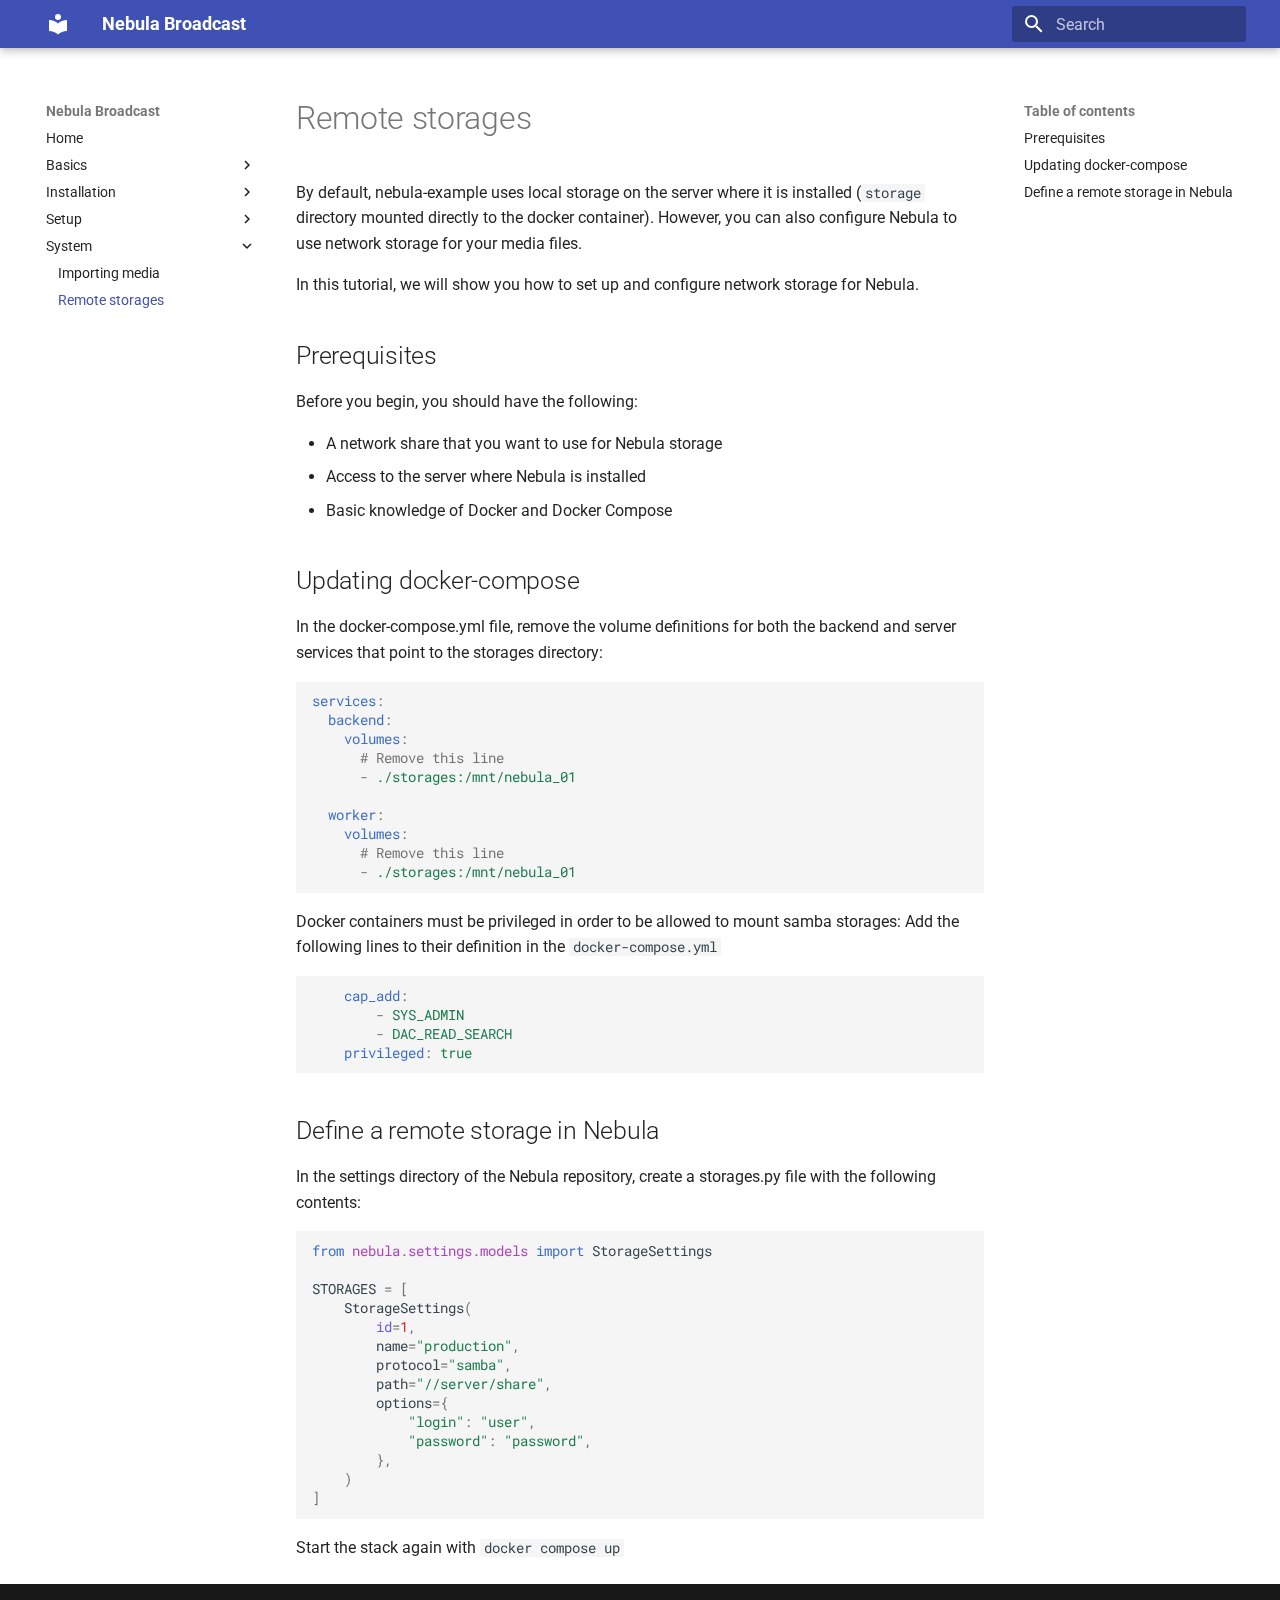
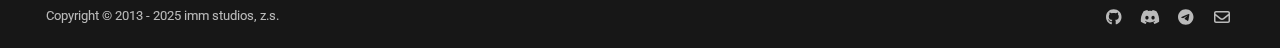
<file: system/remote-storages/index.html>
<!doctype html>
<html lang="en" class="no-js">
  <head>
    
      <meta charset="utf-8">
      <meta name="viewport" content="width=device-width,initial-scale=1">
      
      
      
      
        <link rel="prev" href="../importing-media/">
      
      
      
      <link rel="icon" href="../../assets/images/favicon.png">
      <meta name="generator" content="mkdocs-1.6.1, mkdocs-material-9.6.8">
    
    
      
        <title>Remote storages - Nebula Broadcast</title>
      
    
    
      <link rel="stylesheet" href="../../assets/stylesheets/main.8608ea7d.min.css">
      
      


    
    
      
    
    
      
        
        
        <link rel="preconnect" href="https://fonts.gstatic.com" crossorigin>
        <link rel="stylesheet" href="https://fonts.googleapis.com/css?family=Roboto:300,300i,400,400i,700,700i%7CRoboto+Mono:400,400i,700,700i&display=fallback">
        <style>:root{--md-text-font:"Roboto";--md-code-font:"Roboto Mono"}</style>
      
    
    
      <link rel="stylesheet" href="../../stylesheets/main.css">
    
    <script>__md_scope=new URL("../..",location),__md_hash=e=>[...e].reduce(((e,_)=>(e<<5)-e+_.charCodeAt(0)),0),__md_get=(e,_=localStorage,t=__md_scope)=>JSON.parse(_.getItem(t.pathname+"."+e)),__md_set=(e,_,t=localStorage,a=__md_scope)=>{try{t.setItem(a.pathname+"."+e,JSON.stringify(_))}catch(e){}}</script>
    
      

    
    
    
  </head>
  
  
    <body dir="ltr">
  
    
    <input class="md-toggle" data-md-toggle="drawer" type="checkbox" id="__drawer" autocomplete="off">
    <input class="md-toggle" data-md-toggle="search" type="checkbox" id="__search" autocomplete="off">
    <label class="md-overlay" for="__drawer"></label>
    <div data-md-component="skip">
      
        
        <a href="#remote-storages" class="md-skip">
          Skip to content
        </a>
      
    </div>
    <div data-md-component="announce">
      
    </div>
    
    
      

  

<header class="md-header md-header--shadow" data-md-component="header">
  <nav class="md-header__inner md-grid" aria-label="Header">
    <a href="../.." title="Nebula Broadcast" class="md-header__button md-logo" aria-label="Nebula Broadcast" data-md-component="logo">
      
  
  <svg xmlns="http://www.w3.org/2000/svg" viewBox="0 0 24 24"><path d="M12 8a3 3 0 0 0 3-3 3 3 0 0 0-3-3 3 3 0 0 0-3 3 3 3 0 0 0 3 3m0 3.54C9.64 9.35 6.5 8 3 8v11c3.5 0 6.64 1.35 9 3.54 2.36-2.19 5.5-3.54 9-3.54V8c-3.5 0-6.64 1.35-9 3.54"/></svg>

    </a>
    <label class="md-header__button md-icon" for="__drawer">
      
      <svg xmlns="http://www.w3.org/2000/svg" viewBox="0 0 24 24"><path d="M3 6h18v2H3zm0 5h18v2H3zm0 5h18v2H3z"/></svg>
    </label>
    <div class="md-header__title" data-md-component="header-title">
      <div class="md-header__ellipsis">
        <div class="md-header__topic">
          <span class="md-ellipsis">
            Nebula Broadcast
          </span>
        </div>
        <div class="md-header__topic" data-md-component="header-topic">
          <span class="md-ellipsis">
            
              Remote storages
            
          </span>
        </div>
      </div>
    </div>
    
    
      <script>var palette=__md_get("__palette");if(palette&&palette.color){if("(prefers-color-scheme)"===palette.color.media){var media=matchMedia("(prefers-color-scheme: light)"),input=document.querySelector(media.matches?"[data-md-color-media='(prefers-color-scheme: light)']":"[data-md-color-media='(prefers-color-scheme: dark)']");palette.color.media=input.getAttribute("data-md-color-media"),palette.color.scheme=input.getAttribute("data-md-color-scheme"),palette.color.primary=input.getAttribute("data-md-color-primary"),palette.color.accent=input.getAttribute("data-md-color-accent")}for(var[key,value]of Object.entries(palette.color))document.body.setAttribute("data-md-color-"+key,value)}</script>
    
    
    
      <label class="md-header__button md-icon" for="__search">
        
        <svg xmlns="http://www.w3.org/2000/svg" viewBox="0 0 24 24"><path d="M9.5 3A6.5 6.5 0 0 1 16 9.5c0 1.61-.59 3.09-1.56 4.23l.27.27h.79l5 5-1.5 1.5-5-5v-.79l-.27-.27A6.52 6.52 0 0 1 9.5 16 6.5 6.5 0 0 1 3 9.5 6.5 6.5 0 0 1 9.5 3m0 2C7 5 5 7 5 9.5S7 14 9.5 14 14 12 14 9.5 12 5 9.5 5"/></svg>
      </label>
      <div class="md-search" data-md-component="search" role="dialog">
  <label class="md-search__overlay" for="__search"></label>
  <div class="md-search__inner" role="search">
    <form class="md-search__form" name="search">
      <input type="text" class="md-search__input" name="query" aria-label="Search" placeholder="Search" autocapitalize="off" autocorrect="off" autocomplete="off" spellcheck="false" data-md-component="search-query" required>
      <label class="md-search__icon md-icon" for="__search">
        
        <svg xmlns="http://www.w3.org/2000/svg" viewBox="0 0 24 24"><path d="M9.5 3A6.5 6.5 0 0 1 16 9.5c0 1.61-.59 3.09-1.56 4.23l.27.27h.79l5 5-1.5 1.5-5-5v-.79l-.27-.27A6.52 6.52 0 0 1 9.5 16 6.5 6.5 0 0 1 3 9.5 6.5 6.5 0 0 1 9.5 3m0 2C7 5 5 7 5 9.5S7 14 9.5 14 14 12 14 9.5 12 5 9.5 5"/></svg>
        
        <svg xmlns="http://www.w3.org/2000/svg" viewBox="0 0 24 24"><path d="M20 11v2H8l5.5 5.5-1.42 1.42L4.16 12l7.92-7.92L13.5 5.5 8 11z"/></svg>
      </label>
      <nav class="md-search__options" aria-label="Search">
        
        <button type="reset" class="md-search__icon md-icon" title="Clear" aria-label="Clear" tabindex="-1">
          
          <svg xmlns="http://www.w3.org/2000/svg" viewBox="0 0 24 24"><path d="M19 6.41 17.59 5 12 10.59 6.41 5 5 6.41 10.59 12 5 17.59 6.41 19 12 13.41 17.59 19 19 17.59 13.41 12z"/></svg>
        </button>
      </nav>
      
    </form>
    <div class="md-search__output">
      <div class="md-search__scrollwrap" tabindex="0" data-md-scrollfix>
        <div class="md-search-result" data-md-component="search-result">
          <div class="md-search-result__meta">
            Initializing search
          </div>
          <ol class="md-search-result__list" role="presentation"></ol>
        </div>
      </div>
    </div>
  </div>
</div>
    
    
  </nav>
  
</header>
    
    <div class="md-container" data-md-component="container">
      
      
        
          
        
      
      <main class="md-main" data-md-component="main">
        <div class="md-main__inner md-grid">
          
            
              
              <div class="md-sidebar md-sidebar--primary" data-md-component="sidebar" data-md-type="navigation" >
                <div class="md-sidebar__scrollwrap">
                  <div class="md-sidebar__inner">
                    



<nav class="md-nav md-nav--primary" aria-label="Navigation" data-md-level="0">
  <label class="md-nav__title" for="__drawer">
    <a href="../.." title="Nebula Broadcast" class="md-nav__button md-logo" aria-label="Nebula Broadcast" data-md-component="logo">
      
  
  <svg xmlns="http://www.w3.org/2000/svg" viewBox="0 0 24 24"><path d="M12 8a3 3 0 0 0 3-3 3 3 0 0 0-3-3 3 3 0 0 0-3 3 3 3 0 0 0 3 3m0 3.54C9.64 9.35 6.5 8 3 8v11c3.5 0 6.64 1.35 9 3.54 2.36-2.19 5.5-3.54 9-3.54V8c-3.5 0-6.64 1.35-9 3.54"/></svg>

    </a>
    Nebula Broadcast
  </label>
  
  <ul class="md-nav__list" data-md-scrollfix>
    
      
      
  
  
  
  
    <li class="md-nav__item">
      <a href="../.." class="md-nav__link">
        
  
  <span class="md-ellipsis">
    Home
    
  </span>
  

      </a>
    </li>
  

    
      
      
  
  
  
  
    
    
    
    
    <li class="md-nav__item md-nav__item--nested">
      
        
        
        <input class="md-nav__toggle md-toggle " type="checkbox" id="__nav_2" >
        
          
          <label class="md-nav__link" for="__nav_2" id="__nav_2_label" tabindex="0">
            
  
  <span class="md-ellipsis">
    Basics
    
  </span>
  

            <span class="md-nav__icon md-icon"></span>
          </label>
        
        <nav class="md-nav" data-md-level="1" aria-labelledby="__nav_2_label" aria-expanded="false">
          <label class="md-nav__title" for="__nav_2">
            <span class="md-nav__icon md-icon"></span>
            Basics
          </label>
          <ul class="md-nav__list" data-md-scrollfix>
            
              
                
  
  
  
  
    <li class="md-nav__item">
      <a href="../../basics/architecture/" class="md-nav__link">
        
  
  <span class="md-ellipsis">
    Architecture
    
  </span>
  

      </a>
    </li>
  

              
            
              
                
  
  
  
  
    <li class="md-nav__item">
      <a href="../../basics/asset-management/" class="md-nav__link">
        
  
  <span class="md-ellipsis">
    Asset management
    
  </span>
  

      </a>
    </li>
  

              
            
              
                
  
  
  
  
    <li class="md-nav__item">
      <a href="../../basics/linear-broadcasting/" class="md-nav__link">
        
  
  <span class="md-ellipsis">
    Scheduling and playout
    
  </span>
  

      </a>
    </li>
  

              
            
          </ul>
        </nav>
      
    </li>
  

    
      
      
  
  
  
  
    
    
    
    
    <li class="md-nav__item md-nav__item--nested">
      
        
        
        <input class="md-nav__toggle md-toggle " type="checkbox" id="__nav_3" >
        
          
          <label class="md-nav__link" for="__nav_3" id="__nav_3_label" tabindex="0">
            
  
  <span class="md-ellipsis">
    Installation
    
  </span>
  

            <span class="md-nav__icon md-icon"></span>
          </label>
        
        <nav class="md-nav" data-md-level="1" aria-labelledby="__nav_3_label" aria-expanded="false">
          <label class="md-nav__title" for="__nav_3">
            <span class="md-nav__icon md-icon"></span>
            Installation
          </label>
          <ul class="md-nav__list" data-md-scrollfix>
            
              
                
  
  
  
  
    <li class="md-nav__item">
      <a href="../../installation/docker/" class="md-nav__link">
        
  
  <span class="md-ellipsis">
    Docker based installation
    
  </span>
  

      </a>
    </li>
  

              
            
          </ul>
        </nav>
      
    </li>
  

    
      
      
  
  
  
  
    
    
    
    
    <li class="md-nav__item md-nav__item--nested">
      
        
        
        <input class="md-nav__toggle md-toggle " type="checkbox" id="__nav_4" >
        
          
          <label class="md-nav__link" for="__nav_4" id="__nav_4_label" tabindex="0">
            
  
  <span class="md-ellipsis">
    Setup
    
  </span>
  

            <span class="md-nav__icon md-icon"></span>
          </label>
        
        <nav class="md-nav" data-md-level="1" aria-labelledby="__nav_4_label" aria-expanded="false">
          <label class="md-nav__title" for="__nav_4">
            <span class="md-nav__icon md-icon"></span>
            Setup
          </label>
          <ul class="md-nav__list" data-md-scrollfix>
            
              
                
  
  
  
  
    <li class="md-nav__item">
      <a href="../../setup/casparcg/" class="md-nav__link">
        
  
  <span class="md-ellipsis">
    CasparCG playout
    
  </span>
  

      </a>
    </li>
  

              
            
          </ul>
        </nav>
      
    </li>
  

    
      
      
  
  
    
  
  
  
    
    
    
    
    <li class="md-nav__item md-nav__item--active md-nav__item--nested">
      
        
        
        <input class="md-nav__toggle md-toggle " type="checkbox" id="__nav_5" checked>
        
          
          <label class="md-nav__link" for="__nav_5" id="__nav_5_label" tabindex="0">
            
  
  <span class="md-ellipsis">
    System
    
  </span>
  

            <span class="md-nav__icon md-icon"></span>
          </label>
        
        <nav class="md-nav" data-md-level="1" aria-labelledby="__nav_5_label" aria-expanded="true">
          <label class="md-nav__title" for="__nav_5">
            <span class="md-nav__icon md-icon"></span>
            System
          </label>
          <ul class="md-nav__list" data-md-scrollfix>
            
              
                
  
  
  
  
    <li class="md-nav__item">
      <a href="../importing-media/" class="md-nav__link">
        
  
  <span class="md-ellipsis">
    Importing media
    
  </span>
  

      </a>
    </li>
  

              
            
              
                
  
  
    
  
  
  
    <li class="md-nav__item md-nav__item--active">
      
      <input class="md-nav__toggle md-toggle" type="checkbox" id="__toc">
      
      
        
      
      
        <label class="md-nav__link md-nav__link--active" for="__toc">
          
  
  <span class="md-ellipsis">
    Remote storages
    
  </span>
  

          <span class="md-nav__icon md-icon"></span>
        </label>
      
      <a href="./" class="md-nav__link md-nav__link--active">
        
  
  <span class="md-ellipsis">
    Remote storages
    
  </span>
  

      </a>
      
        

<nav class="md-nav md-nav--secondary" aria-label="Table of contents">
  
  
  
    
  
  
    <label class="md-nav__title" for="__toc">
      <span class="md-nav__icon md-icon"></span>
      Table of contents
    </label>
    <ul class="md-nav__list" data-md-component="toc" data-md-scrollfix>
      
        <li class="md-nav__item">
  <a href="#prerequisites" class="md-nav__link">
    <span class="md-ellipsis">
      Prerequisites
    </span>
  </a>
  
</li>
      
        <li class="md-nav__item">
  <a href="#updating-docker-compose" class="md-nav__link">
    <span class="md-ellipsis">
      Updating docker-compose
    </span>
  </a>
  
</li>
      
        <li class="md-nav__item">
  <a href="#define-a-remote-storage-in-nebula" class="md-nav__link">
    <span class="md-ellipsis">
      Define a remote storage in Nebula
    </span>
  </a>
  
</li>
      
    </ul>
  
</nav>
      
    </li>
  

              
            
          </ul>
        </nav>
      
    </li>
  

    
  </ul>
</nav>
                  </div>
                </div>
              </div>
            
            
              
              <div class="md-sidebar md-sidebar--secondary" data-md-component="sidebar" data-md-type="toc" >
                <div class="md-sidebar__scrollwrap">
                  <div class="md-sidebar__inner">
                    

<nav class="md-nav md-nav--secondary" aria-label="Table of contents">
  
  
  
    
  
  
    <label class="md-nav__title" for="__toc">
      <span class="md-nav__icon md-icon"></span>
      Table of contents
    </label>
    <ul class="md-nav__list" data-md-component="toc" data-md-scrollfix>
      
        <li class="md-nav__item">
  <a href="#prerequisites" class="md-nav__link">
    <span class="md-ellipsis">
      Prerequisites
    </span>
  </a>
  
</li>
      
        <li class="md-nav__item">
  <a href="#updating-docker-compose" class="md-nav__link">
    <span class="md-ellipsis">
      Updating docker-compose
    </span>
  </a>
  
</li>
      
        <li class="md-nav__item">
  <a href="#define-a-remote-storage-in-nebula" class="md-nav__link">
    <span class="md-ellipsis">
      Define a remote storage in Nebula
    </span>
  </a>
  
</li>
      
    </ul>
  
</nav>
                  </div>
                </div>
              </div>
            
          
          
            <div class="md-content" data-md-component="content">
              <article class="md-content__inner md-typeset">
                
                  



<h1 id="remote-storages">Remote storages</h1>
<p>By default, nebula-example uses local storage on the server where it is installed (<code>storage</code> directory mounted directly to the docker container). 
However, you can also configure Nebula to use network storage for your media files. </p>
<p>In this tutorial, we will show you how to set up and configure network storage for Nebula.</p>
<h2 id="prerequisites">Prerequisites</h2>
<p>Before you begin, you should have the following:</p>
<ul>
<li>A network share that you want to use for Nebula storage</li>
<li>Access to the server where Nebula is installed</li>
<li>Basic knowledge of Docker and Docker Compose</li>
</ul>
<h2 id="updating-docker-compose">Updating docker-compose</h2>
<p>In the docker-compose.yml file, remove the volume definitions for both the backend and server services that point to the storages directory:</p>
<div class="highlight"><pre><span></span><code><span class="nt">services</span><span class="p">:</span>
<span class="w">  </span><span class="nt">backend</span><span class="p">:</span>
<span class="w">    </span><span class="nt">volumes</span><span class="p">:</span>
<span class="w">      </span><span class="c1"># Remove this line</span>
<span class="w">      </span><span class="p p-Indicator">-</span><span class="w"> </span><span class="l l-Scalar l-Scalar-Plain">./storages:/mnt/nebula_01</span>

<span class="w">  </span><span class="nt">worker</span><span class="p">:</span>
<span class="w">    </span><span class="nt">volumes</span><span class="p">:</span>
<span class="w">      </span><span class="c1"># Remove this line</span>
<span class="w">      </span><span class="p p-Indicator">-</span><span class="w"> </span><span class="l l-Scalar l-Scalar-Plain">./storages:/mnt/nebula_01</span>
</code></pre></div>
<p>Docker containers must be privileged in order to be allowed to mount samba storages:
Add the following lines to their definition in the <code>docker-compose.yml</code></p>
<div class="highlight"><pre><span></span><code><span class="w">    </span><span class="nt">cap_add</span><span class="p">:</span>
<span class="w">        </span><span class="p p-Indicator">-</span><span class="w"> </span><span class="l l-Scalar l-Scalar-Plain">SYS_ADMIN</span>
<span class="w">        </span><span class="p p-Indicator">-</span><span class="w"> </span><span class="l l-Scalar l-Scalar-Plain">DAC_READ_SEARCH</span>
<span class="w">    </span><span class="nt">privileged</span><span class="p">:</span><span class="w"> </span><span class="l l-Scalar l-Scalar-Plain">true</span>
</code></pre></div>
<h2 id="define-a-remote-storage-in-nebula">Define a remote storage in Nebula</h2>
<p>In the settings directory of the Nebula repository, create a storages.py file with the following contents:</p>
<div class="highlight"><pre><span></span><code><span class="kn">from</span><span class="w"> </span><span class="nn">nebula.settings.models</span><span class="w"> </span><span class="kn">import</span> <span class="n">StorageSettings</span>

<span class="n">STORAGES</span> <span class="o">=</span> <span class="p">[</span>
    <span class="n">StorageSettings</span><span class="p">(</span>
        <span class="nb">id</span><span class="o">=</span><span class="mi">1</span><span class="p">,</span>
        <span class="n">name</span><span class="o">=</span><span class="s2">&quot;production&quot;</span><span class="p">,</span>
        <span class="n">protocol</span><span class="o">=</span><span class="s2">&quot;samba&quot;</span><span class="p">,</span>
        <span class="n">path</span><span class="o">=</span><span class="s2">&quot;//server/share&quot;</span><span class="p">,</span>
        <span class="n">options</span><span class="o">=</span><span class="p">{</span>
            <span class="s2">&quot;login&quot;</span><span class="p">:</span> <span class="s2">&quot;user&quot;</span><span class="p">,</span>
            <span class="s2">&quot;password&quot;</span><span class="p">:</span> <span class="s2">&quot;password&quot;</span><span class="p">,</span>
        <span class="p">},</span>
    <span class="p">)</span>
<span class="p">]</span>
</code></pre></div>
<p>Start the stack again with <code>docker compose up</code></p>












                
              </article>
            </div>
          
          
<script>var target=document.getElementById(location.hash.slice(1));target&&target.name&&(target.checked=target.name.startsWith("__tabbed_"))</script>
        </div>
        
      </main>
      
        <footer class="md-footer">
  
  <div class="md-footer-meta md-typeset">
    <div class="md-footer-meta__inner md-grid">
      <div class="md-copyright">
  
    <div class="md-copyright__highlight">
      Copyright &copy; 2013 - 2025 imm studios, z.s.
    </div>
  
  
</div>
      
        <div class="md-social">
  
    
    
    
    
      
      
    
    <a href="https://github.com/nebulabroadcast" target="_blank" rel="noopener" title="github.com" class="md-social__link">
      <svg xmlns="http://www.w3.org/2000/svg" viewBox="0 0 496 512"><!--! Font Awesome Free 6.7.2 by @fontawesome - https://fontawesome.com License - https://fontawesome.com/license/free (Icons: CC BY 4.0, Fonts: SIL OFL 1.1, Code: MIT License) Copyright 2024 Fonticons, Inc.--><path d="M165.9 397.4c0 2-2.3 3.6-5.2 3.6-3.3.3-5.6-1.3-5.6-3.6 0-2 2.3-3.6 5.2-3.6 3-.3 5.6 1.3 5.6 3.6m-31.1-4.5c-.7 2 1.3 4.3 4.3 4.9 2.6 1 5.6 0 6.2-2s-1.3-4.3-4.3-5.2c-2.6-.7-5.5.3-6.2 2.3m44.2-1.7c-2.9.7-4.9 2.6-4.6 4.9.3 2 2.9 3.3 5.9 2.6 2.9-.7 4.9-2.6 4.6-4.6-.3-1.9-3-3.2-5.9-2.9M244.8 8C106.1 8 0 113.3 0 252c0 110.9 69.8 205.8 169.5 239.2 12.8 2.3 17.3-5.6 17.3-12.1 0-6.2-.3-40.4-.3-61.4 0 0-70 15-84.7-29.8 0 0-11.4-29.1-27.8-36.6 0 0-22.9-15.7 1.6-15.4 0 0 24.9 2 38.6 25.8 21.9 38.6 58.6 27.5 72.9 20.9 2.3-16 8.8-27.1 16-33.7-55.9-6.2-112.3-14.3-112.3-110.5 0-27.5 7.6-41.3 23.6-58.9-2.6-6.5-11.1-33.3 2.6-67.9 20.9-6.5 69 27 69 27 20-5.6 41.5-8.5 62.8-8.5s42.8 2.9 62.8 8.5c0 0 48.1-33.6 69-27 13.7 34.7 5.2 61.4 2.6 67.9 16 17.7 25.8 31.5 25.8 58.9 0 96.5-58.9 104.2-114.8 110.5 9.2 7.9 17 22.9 17 46.4 0 33.7-.3 75.4-.3 83.6 0 6.5 4.6 14.4 17.3 12.1C428.2 457.8 496 362.9 496 252 496 113.3 383.5 8 244.8 8M97.2 352.9c-1.3 1-1 3.3.7 5.2 1.6 1.6 3.9 2.3 5.2 1 1.3-1 1-3.3-.7-5.2-1.6-1.6-3.9-2.3-5.2-1m-10.8-8.1c-.7 1.3.3 2.9 2.3 3.9 1.6 1 3.6.7 4.3-.7.7-1.3-.3-2.9-2.3-3.9-2-.6-3.6-.3-4.3.7m32.4 35.6c-1.6 1.3-1 4.3 1.3 6.2 2.3 2.3 5.2 2.6 6.5 1 1.3-1.3.7-4.3-1.3-6.2-2.2-2.3-5.2-2.6-6.5-1m-11.4-14.7c-1.6 1-1.6 3.6 0 5.9s4.3 3.3 5.6 2.3c1.6-1.3 1.6-3.9 0-6.2-1.4-2.3-4-3.3-5.6-2"/></svg>
    </a>
  
    
    
    
    
      
      
    
    <a href="https://discord.gg/3UxJ4WKfy9" target="_blank" rel="noopener" title="discord.gg" class="md-social__link">
      <svg xmlns="http://www.w3.org/2000/svg" viewBox="0 0 640 512"><!--! Font Awesome Free 6.7.2 by @fontawesome - https://fontawesome.com License - https://fontawesome.com/license/free (Icons: CC BY 4.0, Fonts: SIL OFL 1.1, Code: MIT License) Copyright 2024 Fonticons, Inc.--><path d="M524.531 69.836a1.5 1.5 0 0 0-.764-.7A485 485 0 0 0 404.081 32.03a1.82 1.82 0 0 0-1.923.91 338 338 0 0 0-14.9 30.6 447.9 447.9 0 0 0-134.426 0 310 310 0 0 0-15.135-30.6 1.89 1.89 0 0 0-1.924-.91 483.7 483.7 0 0 0-119.688 37.107 1.7 1.7 0 0 0-.788.676C39.068 183.651 18.186 294.69 28.43 404.354a2.02 2.02 0 0 0 .765 1.375 487.7 487.7 0 0 0 146.825 74.189 1.9 1.9 0 0 0 2.063-.676A348 348 0 0 0 208.12 430.4a1.86 1.86 0 0 0-1.019-2.588 321 321 0 0 1-45.868-21.853 1.885 1.885 0 0 1-.185-3.126 251 251 0 0 0 9.109-7.137 1.82 1.82 0 0 1 1.9-.256c96.229 43.917 200.41 43.917 295.5 0a1.81 1.81 0 0 1 1.924.233 235 235 0 0 0 9.132 7.16 1.884 1.884 0 0 1-.162 3.126 301.4 301.4 0 0 1-45.89 21.83 1.875 1.875 0 0 0-1 2.611 391 391 0 0 0 30.014 48.815 1.86 1.86 0 0 0 2.063.7A486 486 0 0 0 610.7 405.729a1.88 1.88 0 0 0 .765-1.352c12.264-126.783-20.532-236.912-86.934-334.541M222.491 337.58c-28.972 0-52.844-26.587-52.844-59.239s23.409-59.241 52.844-59.241c29.665 0 53.306 26.82 52.843 59.239 0 32.654-23.41 59.241-52.843 59.241m195.38 0c-28.971 0-52.843-26.587-52.843-59.239s23.409-59.241 52.843-59.241c29.667 0 53.307 26.82 52.844 59.239 0 32.654-23.177 59.241-52.844 59.241"/></svg>
    </a>
  
    
    
    
    
      
      
    
    <a href="https://t.me/nebulabroadcast" target="_blank" rel="noopener" title="t.me" class="md-social__link">
      <svg xmlns="http://www.w3.org/2000/svg" viewBox="0 0 496 512"><!--! Font Awesome Free 6.7.2 by @fontawesome - https://fontawesome.com License - https://fontawesome.com/license/free (Icons: CC BY 4.0, Fonts: SIL OFL 1.1, Code: MIT License) Copyright 2024 Fonticons, Inc.--><path d="M248 8C111.033 8 0 119.033 0 256s111.033 248 248 248 248-111.033 248-248S384.967 8 248 8m114.952 168.66c-3.732 39.215-19.881 134.378-28.1 178.3-3.476 18.584-10.322 24.816-16.948 25.425-14.4 1.326-25.338-9.517-39.287-18.661-21.827-14.308-34.158-23.215-55.346-37.177-24.485-16.135-8.612-25 5.342-39.5 3.652-3.793 67.107-61.51 68.335-66.746.153-.655.3-3.1-1.154-4.384s-3.59-.849-5.135-.5q-3.283.746-104.608 69.142-14.845 10.194-26.894 9.934c-8.855-.191-25.888-5.006-38.551-9.123-15.531-5.048-27.875-7.717-26.8-16.291q.84-6.7 18.45-13.7 108.446-47.248 144.628-62.3c68.872-28.647 83.183-33.623 92.511-33.789 2.052-.034 6.639.474 9.61 2.885a10.45 10.45 0 0 1 3.53 6.716 43.8 43.8 0 0 1 .417 9.769"/></svg>
    </a>
  
    
    
    
    
    <a href="mailto:info@nebulabroadcast.com" target="_blank" rel="noopener" title="" class="md-social__link">
      <svg xmlns="http://www.w3.org/2000/svg" viewBox="0 0 512 512"><!--! Font Awesome Free 6.7.2 by @fontawesome - https://fontawesome.com License - https://fontawesome.com/license/free (Icons: CC BY 4.0, Fonts: SIL OFL 1.1, Code: MIT License) Copyright 2024 Fonticons, Inc.--><path d="M64 112c-8.8 0-16 7.2-16 16v22.1l172.5 141.6c20.7 17 50.4 17 71.1 0L464 150.1V128c0-8.8-7.2-16-16-16zM48 212.2V384c0 8.8 7.2 16 16 16h384c8.8 0 16-7.2 16-16V212.2L322 328.8c-38.4 31.5-93.7 31.5-132 0zM0 128c0-35.3 28.7-64 64-64h384c35.3 0 64 28.7 64 64v256c0 35.3-28.7 64-64 64H64c-35.3 0-64-28.7-64-64z"/></svg>
    </a>
  
</div>
      
    </div>
  </div>
</footer>
      
    </div>
    <div class="md-dialog" data-md-component="dialog">
      <div class="md-dialog__inner md-typeset"></div>
    </div>
    
    
    <script id="__config" type="application/json">{"base": "../..", "features": [], "search": "../../assets/javascripts/workers/search.f8cc74c7.min.js", "translations": {"clipboard.copied": "Copied to clipboard", "clipboard.copy": "Copy to clipboard", "search.result.more.one": "1 more on this page", "search.result.more.other": "# more on this page", "search.result.none": "No matching documents", "search.result.one": "1 matching document", "search.result.other": "# matching documents", "search.result.placeholder": "Type to start searching", "search.result.term.missing": "Missing", "select.version": "Select version"}}</script>
    
    
      <script src="../../assets/javascripts/bundle.c8b220af.min.js"></script>
      
    
  </body>
</html>
</file>
<file: stylesheets/main.css>
/*
:root > * {
    --md-default-bg-color: #19161f;
    --md-footer-bg-color--dark: #24202e;
    --md-default-bg-color--light: #1f1e26;
    --md-default-bg-color--lighter: #24202e;

    --md-primary-fg-color: #24202e;
    --md-primary-fg-color--light: #dddddd;
    --md-primary-fg-color--dark: #aaaaaa;

    --md-typeset-color: white;
    --md-typeset-a-color: #0ed3fe;
    --md-default-fg-color--light: #dddddd;
}
*/*/*/*/*/*/*/*/
</file>
<file: assets/stylesheets/main.7e37652d.min.css>
@charset "UTF-8";html{-webkit-text-size-adjust:none;-moz-text-size-adjust:none;text-size-adjust:none;box-sizing:border-box}*,:after,:before{box-sizing:inherit}@media (prefers-reduced-motion){*,:after,:before{transition:none!important}}body{margin:0}a,button,input,label{-webkit-tap-highlight-color:transparent}a{color:inherit;text-decoration:none}hr{border:0;box-sizing:initial;display:block;height:.05rem;overflow:visible;padding:0}small{font-size:80%}sub,sup{line-height:1em}img{border-style:none}table{border-collapse:initial;border-spacing:0}td,th{font-weight:400;vertical-align:top}button{background:#0000;border:0;font-family:inherit;font-size:inherit;margin:0;padding:0}input{border:0;outline:none}:root{--md-primary-fg-color:#4051b5;--md-primary-fg-color--light:#5d6cc0;--md-primary-fg-color--dark:#303fa1;--md-primary-bg-color:#fff;--md-primary-bg-color--light:#ffffffb3;--md-accent-fg-color:#526cfe;--md-accent-fg-color--transparent:#526cfe1a;--md-accent-bg-color:#fff;--md-accent-bg-color--light:#ffffffb3}[data-md-color-scheme=default]{color-scheme:light}[data-md-color-scheme=default] img[src$="#gh-dark-mode-only"],[data-md-color-scheme=default] img[src$="#only-dark"]{display:none}:root,[data-md-color-scheme=default]{--md-hue:225deg;--md-default-fg-color:#000000de;--md-default-fg-color--light:#0000008a;--md-default-fg-color--lighter:#00000052;--md-default-fg-color--lightest:#00000012;--md-default-bg-color:#fff;--md-default-bg-color--light:#ffffffb3;--md-default-bg-color--lighter:#ffffff4d;--md-default-bg-color--lightest:#ffffff1f;--md-code-fg-color:#36464e;--md-code-bg-color:#f5f5f5;--md-code-hl-color:#4287ff;--md-code-hl-color--light:#4287ff1a;--md-code-hl-number-color:#d52a2a;--md-code-hl-special-color:#db1457;--md-code-hl-function-color:#a846b9;--md-code-hl-constant-color:#6e59d9;--md-code-hl-keyword-color:#3f6ec6;--md-code-hl-string-color:#1c7d4d;--md-code-hl-name-color:var(--md-code-fg-color);--md-code-hl-operator-color:var(--md-default-fg-color--light);--md-code-hl-punctuation-color:var(--md-default-fg-color--light);--md-code-hl-comment-color:var(--md-default-fg-color--light);--md-code-hl-generic-color:var(--md-default-fg-color--light);--md-code-hl-variable-color:var(--md-default-fg-color--light);--md-typeset-color:var(--md-default-fg-color);--md-typeset-a-color:var(--md-primary-fg-color);--md-typeset-del-color:#f5503d26;--md-typeset-ins-color:#0bd57026;--md-typeset-kbd-color:#fafafa;--md-typeset-kbd-accent-color:#fff;--md-typeset-kbd-border-color:#b8b8b8;--md-typeset-mark-color:#ffff0080;--md-typeset-table-color:#0000001f;--md-typeset-table-color--light:rgba(0,0,0,.035);--md-admonition-fg-color:var(--md-default-fg-color);--md-admonition-bg-color:var(--md-default-bg-color);--md-warning-fg-color:#000000de;--md-warning-bg-color:#ff9;--md-footer-fg-color:#fff;--md-footer-fg-color--light:#ffffffb3;--md-footer-fg-color--lighter:#ffffff73;--md-footer-bg-color:#000000de;--md-footer-bg-color--dark:#00000052;--md-shadow-z1:0 0.2rem 0.5rem #0000000d,0 0 0.05rem #0000001a;--md-shadow-z2:0 0.2rem 0.5rem #0000001a,0 0 0.05rem #00000040;--md-shadow-z3:0 0.2rem 0.5rem #0003,0 0 0.05rem #00000059}.md-icon svg{fill:currentcolor;display:block;height:1.2rem;width:1.2rem}body{-webkit-font-smoothing:antialiased;-moz-osx-font-smoothing:grayscale;--md-text-font-family:var(--md-text-font,_),-apple-system,BlinkMacSystemFont,Helvetica,Arial,sans-serif;--md-code-font-family:var(--md-code-font,_),SFMono-Regular,Consolas,Menlo,monospace}aside,body,input{font-feature-settings:"kern","liga";color:var(--md-typeset-color);font-family:var(--md-text-font-family)}code,kbd,pre{font-feature-settings:"kern";font-family:var(--md-code-font-family)}:root{--md-typeset-table-sort-icon:url('data:image/svg+xml;charset=utf-8,<svg xmlns="http://www.w3.org/2000/svg" viewBox="0 0 24 24"><path d="m18 21-4-4h3V7h-3l4-4 4 4h-3v10h3M2 19v-2h10v2M2 13v-2h7v2M2 7V5h4v2z"/></svg>');--md-typeset-table-sort-icon--asc:url('data:image/svg+xml;charset=utf-8,<svg xmlns="http://www.w3.org/2000/svg" viewBox="0 0 24 24"><path d="M19 17h3l-4 4-4-4h3V3h2M2 17h10v2H2M6 5v2H2V5m0 6h7v2H2z"/></svg>');--md-typeset-table-sort-icon--desc:url('data:image/svg+xml;charset=utf-8,<svg xmlns="http://www.w3.org/2000/svg" viewBox="0 0 24 24"><path d="M19 7h3l-4-4-4 4h3v14h2M2 17h10v2H2M6 5v2H2V5m0 6h7v2H2z"/></svg>')}.md-typeset{-webkit-print-color-adjust:exact;color-adjust:exact;font-size:.8rem;line-height:1.6;overflow-wrap:break-word}@media print{.md-typeset{font-size:.68rem}}.md-typeset blockquote,.md-typeset dl,.md-typeset figure,.md-typeset ol,.md-typeset pre,.md-typeset ul{margin-bottom:1em;margin-top:1em}.md-typeset h1{color:var(--md-default-fg-color--light);font-size:2em;line-height:1.3;margin:0 0 1.25em}.md-typeset h1,.md-typeset h2{font-weight:300;letter-spacing:-.01em}.md-typeset h2{font-size:1.5625em;line-height:1.4;margin:1.6em 0 .64em}.md-typeset h3{font-size:1.25em;font-weight:400;letter-spacing:-.01em;line-height:1.5;margin:1.6em 0 .8em}.md-typeset h2+h3{margin-top:.8em}.md-typeset h4{font-weight:700;letter-spacing:-.01em;margin:1em 0}.md-typeset h5,.md-typeset h6{color:var(--md-default-fg-color--light);font-size:.8em;font-weight:700;letter-spacing:-.01em;margin:1.25em 0}.md-typeset h5{text-transform:uppercase}.md-typeset h5 code{text-transform:none}.md-typeset hr{border-bottom:.05rem solid var(--md-default-fg-color--lightest);display:flow-root;margin:1.5em 0}.md-typeset a{color:var(--md-typeset-a-color);word-break:break-word}.md-typeset a,.md-typeset a:before{transition:color 125ms}.md-typeset a:focus,.md-typeset a:hover{color:var(--md-accent-fg-color)}.md-typeset a:focus code,.md-typeset a:hover code{background-color:var(--md-accent-fg-color--transparent)}.md-typeset a code{color:currentcolor;transition:background-color 125ms}.md-typeset a.focus-visible{outline-color:var(--md-accent-fg-color);outline-offset:.2rem}.md-typeset code,.md-typeset kbd,.md-typeset pre{color:var(--md-code-fg-color);direction:ltr;font-variant-ligatures:none}@media print{.md-typeset code,.md-typeset kbd,.md-typeset pre{white-space:pre-wrap}}.md-typeset code{background-color:var(--md-code-bg-color);border-radius:.1rem;-webkit-box-decoration-break:clone;box-decoration-break:clone;font-size:.85em;padding:0 .2941176471em;word-break:break-word}.md-typeset code:not(.focus-visible){-webkit-tap-highlight-color:transparent;outline:none}.md-typeset pre{display:flow-root;line-height:1.4;position:relative}.md-typeset pre>code{-webkit-box-decoration-break:slice;box-decoration-break:slice;box-shadow:none;display:block;margin:0;outline-color:var(--md-accent-fg-color);overflow:auto;padding:.7720588235em 1.1764705882em;scrollbar-color:var(--md-default-fg-color--lighter) #0000;scrollbar-width:thin;touch-action:auto;word-break:normal}.md-typeset pre>code:hover{scrollbar-color:var(--md-accent-fg-color) #0000}.md-typeset pre>code::-webkit-scrollbar{height:.2rem;width:.2rem}.md-typeset pre>code::-webkit-scrollbar-thumb{background-color:var(--md-default-fg-color--lighter)}.md-typeset pre>code::-webkit-scrollbar-thumb:hover{background-color:var(--md-accent-fg-color)}.md-typeset kbd{background-color:var(--md-typeset-kbd-color);border-radius:.1rem;box-shadow:0 .1rem 0 .05rem var(--md-typeset-kbd-border-color),0 .1rem 0 var(--md-typeset-kbd-border-color),0 -.1rem .2rem var(--md-typeset-kbd-accent-color) inset;color:var(--md-default-fg-color);display:inline-block;font-size:.75em;padding:0 .6666666667em;vertical-align:text-top;word-break:break-word}.md-typeset mark{background-color:var(--md-typeset-mark-color);-webkit-box-decoration-break:clone;box-decoration-break:clone;color:inherit;word-break:break-word}.md-typeset abbr{border-bottom:.05rem dotted var(--md-default-fg-color--light);cursor:help;text-decoration:none}.md-typeset small{opacity:.75}[dir=ltr] .md-typeset sub,[dir=ltr] .md-typeset sup{margin-left:.078125em}[dir=rtl] .md-typeset sub,[dir=rtl] .md-typeset sup{margin-right:.078125em}[dir=ltr] .md-typeset blockquote{padding-left:.6rem}[dir=rtl] .md-typeset blockquote{padding-right:.6rem}[dir=ltr] .md-typeset blockquote{border-left:.2rem solid var(--md-default-fg-color--lighter)}[dir=rtl] .md-typeset blockquote{border-right:.2rem solid var(--md-default-fg-color--lighter)}.md-typeset blockquote{color:var(--md-default-fg-color--light);margin-left:0;margin-right:0}.md-typeset ul{list-style-type:disc}.md-typeset ul[type]{list-style-type:revert-layer}[dir=ltr] .md-typeset ol,[dir=ltr] .md-typeset ul{margin-left:.625em}[dir=rtl] .md-typeset ol,[dir=rtl] .md-typeset ul{margin-right:.625em}.md-typeset ol,.md-typeset ul{padding:0}.md-typeset ol:not([hidden]),.md-typeset ul:not([hidden]){display:flow-root}.md-typeset ol ol,.md-typeset ul ol{list-style-type:lower-alpha}.md-typeset ol ol ol,.md-typeset ul ol ol{list-style-type:lower-roman}.md-typeset ol ol ol ol,.md-typeset ul ol ol ol{list-style-type:upper-alpha}.md-typeset ol ol ol ol ol,.md-typeset ul ol ol ol ol{list-style-type:upper-roman}.md-typeset ol[type],.md-typeset ul[type]{list-style-type:revert-layer}[dir=ltr] .md-typeset ol li,[dir=ltr] .md-typeset ul li{margin-left:1.25em}[dir=rtl] .md-typeset ol li,[dir=rtl] .md-typeset ul li{margin-right:1.25em}.md-typeset ol li,.md-typeset ul li{margin-bottom:.5em}.md-typeset ol li blockquote,.md-typeset ol li p,.md-typeset ul li blockquote,.md-typeset ul li p{margin:.5em 0}.md-typeset ol li:last-child,.md-typeset ul li:last-child{margin-bottom:0}[dir=ltr] .md-typeset ol li ol,[dir=ltr] .md-typeset ol li ul,[dir=ltr] .md-typeset ul li ol,[dir=ltr] .md-typeset ul li ul{margin-left:.625em}[dir=rtl] .md-typeset ol li ol,[dir=rtl] .md-typeset ol li ul,[dir=rtl] .md-typeset ul li ol,[dir=rtl] .md-typeset ul li ul{margin-right:.625em}.md-typeset ol li ol,.md-typeset ol li ul,.md-typeset ul li ol,.md-typeset ul li ul{margin-bottom:.5em;margin-top:.5em}[dir=ltr] .md-typeset dd{margin-left:1.875em}[dir=rtl] .md-typeset dd{margin-right:1.875em}.md-typeset dd{margin-bottom:1.5em;margin-top:1em}.md-typeset img,.md-typeset svg,.md-typeset video{height:auto;max-width:100%}.md-typeset img[align=left]{margin:1em 1em 1em 0}.md-typeset img[align=right]{margin:1em 0 1em 1em}.md-typeset img[align]:only-child{margin-top:0}.md-typeset figure{display:flow-root;margin:1em auto;max-width:100%;text-align:center;width:-moz-fit-content;width:fit-content}.md-typeset figure img{display:block;margin:0 auto}.md-typeset figcaption{font-style:italic;margin:1em auto;max-width:24rem}.md-typeset iframe{max-width:100%}.md-typeset table:not([class]){background-color:var(--md-default-bg-color);border:.05rem solid var(--md-typeset-table-color);border-radius:.1rem;display:inline-block;font-size:.64rem;max-width:100%;overflow:auto;touch-action:auto}@media print{.md-typeset table:not([class]){display:table}}.md-typeset table:not([class])+*{margin-top:1.5em}.md-typeset table:not([class]) td>:first-child,.md-typeset table:not([class]) th>:first-child{margin-top:0}.md-typeset table:not([class]) td>:last-child,.md-typeset table:not([class]) th>:last-child{margin-bottom:0}.md-typeset table:not([class]) td:not([align]),.md-typeset table:not([class]) th:not([align]){text-align:left}[dir=rtl] .md-typeset table:not([class]) td:not([align]),[dir=rtl] .md-typeset table:not([class]) th:not([align]){text-align:right}.md-typeset table:not([class]) th{font-weight:700;min-width:5rem;padding:.9375em 1.25em;vertical-align:top}.md-typeset table:not([class]) td{border-top:.05rem solid var(--md-typeset-table-color);padding:.9375em 1.25em;vertical-align:top}.md-typeset table:not([class]) tbody tr{transition:background-color 125ms}.md-typeset table:not([class]) tbody tr:hover{background-color:var(--md-typeset-table-color--light);box-shadow:0 .05rem 0 var(--md-default-bg-color) inset}.md-typeset table:not([class]) a{word-break:normal}.md-typeset table th[role=columnheader]{cursor:pointer}[dir=ltr] .md-typeset table th[role=columnheader]:after{margin-left:.5em}[dir=rtl] .md-typeset table th[role=columnheader]:after{margin-right:.5em}.md-typeset table th[role=columnheader]:after{content:"";display:inline-block;height:1.2em;-webkit-mask-image:var(--md-typeset-table-sort-icon);mask-image:var(--md-typeset-table-sort-icon);-webkit-mask-repeat:no-repeat;mask-repeat:no-repeat;-webkit-mask-size:contain;mask-size:contain;transition:background-color 125ms;vertical-align:text-bottom;width:1.2em}.md-typeset table th[role=columnheader]:hover:after{background-color:var(--md-default-fg-color--lighter)}.md-typeset table th[role=columnheader][aria-sort=ascending]:after{background-color:var(--md-default-fg-color--light);-webkit-mask-image:var(--md-typeset-table-sort-icon--asc);mask-image:var(--md-typeset-table-sort-icon--asc)}.md-typeset table th[role=columnheader][aria-sort=descending]:after{background-color:var(--md-default-fg-color--light);-webkit-mask-image:var(--md-typeset-table-sort-icon--desc);mask-image:var(--md-typeset-table-sort-icon--desc)}.md-typeset__scrollwrap{margin:1em -.8rem;overflow-x:auto;touch-action:auto}.md-typeset__table{display:inline-block;margin-bottom:.5em;padding:0 .8rem}@media print{.md-typeset__table{display:block}}html .md-typeset__table table{display:table;margin:0;overflow:hidden;width:100%}@media screen and (max-width:44.984375em){.md-content__inner>pre{margin:1em -.8rem}.md-content__inner>pre code{border-radius:0}}.md-typeset .md-author{border-radius:100%;display:block;flex-shrink:0;height:1.6rem;overflow:hidden;position:relative;transition:color 125ms,transform 125ms;width:1.6rem}.md-typeset .md-author img{display:block}.md-typeset .md-author--more{background:var(--md-default-fg-color--lightest);color:var(--md-default-fg-color--lighter);font-size:.6rem;font-weight:700;line-height:1.6rem;text-align:center}.md-typeset .md-author--long{height:2.4rem;width:2.4rem}.md-typeset a.md-author{transform:scale(1)}.md-typeset a.md-author img{border-radius:100%;filter:grayscale(100%) opacity(75%);transition:filter 125ms}.md-typeset a.md-author:focus,.md-typeset a.md-author:hover{transform:scale(1.1);z-index:1}.md-typeset a.md-author:focus img,.md-typeset a.md-author:hover img{filter:grayscale(0)}.md-banner{background-color:var(--md-footer-bg-color);color:var(--md-footer-fg-color);overflow:auto}@media print{.md-banner{display:none}}.md-banner--warning{background-color:var(--md-warning-bg-color);color:var(--md-warning-fg-color)}.md-banner__inner{font-size:.7rem;margin:.6rem auto;padding:0 .8rem}[dir=ltr] .md-banner__button{float:right}[dir=rtl] .md-banner__button{float:left}.md-banner__button{color:inherit;cursor:pointer;transition:opacity .25s}.no-js .md-banner__button{display:none}.md-banner__button:hover{opacity:.7}html{font-size:125%;height:100%;overflow-x:hidden}@media screen and (min-width:100em){html{font-size:137.5%}}@media screen and (min-width:125em){html{font-size:150%}}body{background-color:var(--md-default-bg-color);display:flex;flex-direction:column;font-size:.5rem;min-height:100%;position:relative;width:100%}@media print{body{display:block}}@media screen and (max-width:59.984375em){body[data-md-scrolllock]{position:fixed}}.md-grid{margin-left:auto;margin-right:auto;max-width:61rem}.md-container{display:flex;flex-direction:column;flex-grow:1}@media print{.md-container{display:block}}.md-main{flex-grow:1}.md-main__inner{display:flex;height:100%;margin-top:1.5rem}.md-ellipsis{overflow:hidden;text-overflow:ellipsis}.md-toggle{display:none}.md-option{height:0;opacity:0;position:absolute;width:0}.md-option:checked+label:not([hidden]){display:block}.md-option.focus-visible+label{outline-color:var(--md-accent-fg-color);outline-style:auto}.md-skip{background-color:var(--md-default-fg-color);border-radius:.1rem;color:var(--md-default-bg-color);font-size:.64rem;margin:.5rem;opacity:0;outline-color:var(--md-accent-fg-color);padding:.3rem .5rem;position:fixed;transform:translateY(.4rem);z-index:-1}.md-skip:focus{opacity:1;transform:translateY(0);transition:transform .25s cubic-bezier(.4,0,.2,1),opacity 175ms 75ms;z-index:10}@page{margin:25mm}:root{--md-clipboard-icon:url('data:image/svg+xml;charset=utf-8,<svg xmlns="http://www.w3.org/2000/svg" viewBox="0 0 24 24"><path d="M19 21H8V7h11m0-2H8a2 2 0 0 0-2 2v14a2 2 0 0 0 2 2h11a2 2 0 0 0 2-2V7a2 2 0 0 0-2-2m-3-4H4a2 2 0 0 0-2 2v14h2V3h12z"/></svg>')}.md-clipboard{border-radius:.1rem;color:var(--md-default-fg-color--lightest);cursor:pointer;height:1.5em;outline-color:var(--md-accent-fg-color);outline-offset:.1rem;position:absolute;right:.5em;top:.5em;transition:color .25s;width:1.5em;z-index:1}@media print{.md-clipboard{display:none}}.md-clipboard:not(.focus-visible){-webkit-tap-highlight-color:transparent;outline:none}:hover>.md-clipboard{color:var(--md-default-fg-color--light)}.md-clipboard:focus,.md-clipboard:hover{color:var(--md-accent-fg-color)}.md-clipboard:after{background-color:currentcolor;content:"";display:block;height:1.125em;margin:0 auto;-webkit-mask-image:var(--md-clipboard-icon);mask-image:var(--md-clipboard-icon);-webkit-mask-position:center;mask-position:center;-webkit-mask-repeat:no-repeat;mask-repeat:no-repeat;-webkit-mask-size:contain;mask-size:contain;width:1.125em}.md-clipboard--inline{cursor:pointer}.md-clipboard--inline code{transition:color .25s,background-color .25s}.md-clipboard--inline:focus code,.md-clipboard--inline:hover code{background-color:var(--md-accent-fg-color--transparent);color:var(--md-accent-fg-color)}.md-typeset .md-code__content{display:grid}@keyframes consent{0%{opacity:0;transform:translateY(100%)}to{opacity:1;transform:translateY(0)}}@keyframes overlay{0%{opacity:0}to{opacity:1}}.md-consent__overlay{animation:overlay .25s both;-webkit-backdrop-filter:blur(.1rem);backdrop-filter:blur(.1rem);background-color:#0000008a;height:100%;opacity:1;position:fixed;top:0;width:100%;z-index:5}.md-consent__inner{animation:consent .5s cubic-bezier(.1,.7,.1,1) both;background-color:var(--md-default-bg-color);border:0;border-radius:.1rem;bottom:0;box-shadow:0 0 .2rem #0000001a,0 .2rem .4rem #0003;max-height:100%;overflow:auto;padding:0;position:fixed;width:100%;z-index:5}.md-consent__form{padding:.8rem}.md-consent__settings{display:none;margin:1em 0}input:checked+.md-consent__settings{display:block}.md-consent__controls{margin-bottom:.8rem}.md-typeset .md-consent__controls .md-button{display:inline}@media screen and (max-width:44.984375em){.md-typeset .md-consent__controls .md-button{display:block;margin-top:.4rem;text-align:center;width:100%}}.md-consent label{cursor:pointer}.md-content{flex-grow:1;min-width:0}.md-content__inner{margin:0 .8rem 1.2rem;padding-top:.6rem}@media screen and (min-width:76.25em){[dir=ltr] .md-sidebar--primary:not([hidden])~.md-content>.md-content__inner{margin-left:1.2rem}[dir=ltr] .md-sidebar--secondary:not([hidden])~.md-content>.md-content__inner,[dir=rtl] .md-sidebar--primary:not([hidden])~.md-content>.md-content__inner{margin-right:1.2rem}[dir=rtl] .md-sidebar--secondary:not([hidden])~.md-content>.md-content__inner{margin-left:1.2rem}}.md-content__inner:before{content:"";display:block;height:.4rem}.md-content__inner>:last-child{margin-bottom:0}[dir=ltr] .md-content__button{float:right}[dir=rtl] .md-content__button{float:left}[dir=ltr] .md-content__button{margin-left:.4rem}[dir=rtl] .md-content__button{margin-right:.4rem}.md-content__button{margin:.4rem 0;padding:0}@media print{.md-content__button{display:none}}.md-typeset .md-content__button{color:var(--md-default-fg-color--lighter)}.md-content__button svg{display:inline;vertical-align:top}[dir=rtl] .md-content__button svg{transform:scaleX(-1)}[dir=ltr] .md-dialog{right:.8rem}[dir=rtl] .md-dialog{left:.8rem}.md-dialog{background-color:var(--md-default-fg-color);border-radius:.1rem;bottom:.8rem;box-shadow:var(--md-shadow-z3);min-width:11.1rem;opacity:0;padding:.4rem .6rem;pointer-events:none;position:fixed;transform:translateY(100%);transition:transform 0ms .4s,opacity .4s;z-index:4}@media print{.md-dialog{display:none}}.md-dialog--active{opacity:1;pointer-events:auto;transform:translateY(0);transition:transform .4s cubic-bezier(.075,.85,.175,1),opacity .4s}.md-dialog__inner{color:var(--md-default-bg-color);font-size:.7rem}.md-feedback{margin:2em 0 1em;text-align:center}.md-feedback fieldset{border:none;margin:0;padding:0}.md-feedback__title{font-weight:700;margin:1em auto}.md-feedback__inner{position:relative}.md-feedback__list{display:flex;flex-wrap:wrap;place-content:baseline center;position:relative}.md-feedback__list:hover .md-icon:not(:disabled){color:var(--md-default-fg-color--lighter)}:disabled .md-feedback__list{min-height:1.8rem}.md-feedback__icon{color:var(--md-default-fg-color--light);cursor:pointer;flex-shrink:0;margin:0 .1rem;transition:color 125ms}.md-feedback__icon:not(:disabled).md-icon:hover{color:var(--md-accent-fg-color)}.md-feedback__icon:disabled{color:var(--md-default-fg-color--lightest);pointer-events:none}.md-feedback__note{opacity:0;position:relative;transform:translateY(.4rem);transition:transform .4s cubic-bezier(.1,.7,.1,1),opacity .15s}.md-feedback__note>*{margin:0 auto;max-width:16rem}:disabled .md-feedback__note{opacity:1;transform:translateY(0)}@media print{.md-feedback{display:none}}.md-footer{background-color:var(--md-footer-bg-color);color:var(--md-footer-fg-color)}@media print{.md-footer{display:none}}.md-footer__inner{justify-content:space-between;overflow:auto;padding:.2rem}.md-footer__inner:not([hidden]){display:flex}.md-footer__link{align-items:end;display:flex;flex-grow:0.01;margin-bottom:.4rem;margin-top:1rem;max-width:100%;outline-color:var(--md-accent-fg-color);overflow:hidden;transition:opacity .25s}.md-footer__link:focus,.md-footer__link:hover{opacity:.7}[dir=rtl] .md-footer__link svg{transform:scaleX(-1)}@media screen and (max-width:44.984375em){.md-footer__link--prev{flex-shrink:0}.md-footer__link--prev .md-footer__title{display:none}}[dir=ltr] .md-footer__link--next{margin-left:auto}[dir=rtl] .md-footer__link--next{margin-right:auto}.md-footer__link--next{text-align:right}[dir=rtl] .md-footer__link--next{text-align:left}.md-footer__title{flex-grow:1;font-size:.9rem;margin-bottom:.7rem;max-width:calc(100% - 2.4rem);padding:0 1rem;white-space:nowrap}.md-footer__button{margin:.2rem;padding:.4rem}.md-footer__direction{font-size:.64rem;opacity:.7}.md-footer-meta{background-color:var(--md-footer-bg-color--dark)}.md-footer-meta__inner{display:flex;flex-wrap:wrap;justify-content:space-between;padding:.2rem}html .md-footer-meta.md-typeset a{color:var(--md-footer-fg-color--light)}html .md-footer-meta.md-typeset a:focus,html .md-footer-meta.md-typeset a:hover{color:var(--md-footer-fg-color)}.md-copyright{color:var(--md-footer-fg-color--lighter);font-size:.64rem;margin:auto .6rem;padding:.4rem 0;width:100%}@media screen and (min-width:45em){.md-copyright{width:auto}}.md-copyright__highlight{color:var(--md-footer-fg-color--light)}.md-social{display:inline-flex;gap:.2rem;margin:0 .4rem;padding:.2rem 0 .6rem}@media screen and (min-width:45em){.md-social{padding:.6rem 0}}.md-social__link{display:inline-block;height:1.6rem;text-align:center;width:1.6rem}.md-social__link:before{line-height:1.9}.md-social__link svg{fill:currentcolor;max-height:.8rem;vertical-align:-25%}.md-typeset .md-button{border:.1rem solid;border-radius:.1rem;color:var(--md-primary-fg-color);cursor:pointer;display:inline-block;font-weight:700;padding:.625em 2em;transition:color 125ms,background-color 125ms,border-color 125ms}.md-typeset .md-button--primary{background-color:var(--md-primary-fg-color);border-color:var(--md-primary-fg-color);color:var(--md-primary-bg-color)}.md-typeset .md-button:focus,.md-typeset .md-button:hover{background-color:var(--md-accent-fg-color);border-color:var(--md-accent-fg-color);color:var(--md-accent-bg-color)}[dir=ltr] .md-typeset .md-input{border-top-left-radius:.1rem}[dir=ltr] .md-typeset .md-input,[dir=rtl] .md-typeset .md-input{border-top-right-radius:.1rem}[dir=rtl] .md-typeset .md-input{border-top-left-radius:.1rem}.md-typeset .md-input{border-bottom:.1rem solid var(--md-default-fg-color--lighter);box-shadow:var(--md-shadow-z1);font-size:.8rem;height:1.8rem;padding:0 .6rem;transition:border .25s,box-shadow .25s}.md-typeset .md-input:focus,.md-typeset .md-input:hover{border-bottom-color:var(--md-accent-fg-color);box-shadow:var(--md-shadow-z2)}.md-typeset .md-input--stretch{width:100%}.md-header{background-color:var(--md-primary-fg-color);box-shadow:0 0 .2rem #0000,0 .2rem .4rem #0000;color:var(--md-primary-bg-color);display:block;left:0;position:sticky;right:0;top:0;z-index:4}@media print{.md-header{display:none}}.md-header[hidden]{transform:translateY(-100%);transition:transform .25s cubic-bezier(.8,0,.6,1),box-shadow .25s}.md-header--shadow{box-shadow:0 0 .2rem #0000001a,0 .2rem .4rem #0003;transition:transform .25s cubic-bezier(.1,.7,.1,1),box-shadow .25s}.md-header__inner{align-items:center;display:flex;padding:0 .2rem}.md-header__button{color:currentcolor;cursor:pointer;margin:.2rem;outline-color:var(--md-accent-fg-color);padding:.4rem;position:relative;transition:opacity .25s;vertical-align:middle;z-index:1}.md-header__button:hover{opacity:.7}.md-header__button:not([hidden]){display:inline-block}.md-header__button:not(.focus-visible){-webkit-tap-highlight-color:transparent;outline:none}.md-header__button.md-logo{margin:.2rem;padding:.4rem}@media screen and (max-width:76.234375em){.md-header__button.md-logo{display:none}}.md-header__button.md-logo img,.md-header__button.md-logo svg{fill:currentcolor;display:block;height:1.2rem;width:auto}@media screen and (min-width:60em){.md-header__button[for=__search]{display:none}}.no-js .md-header__button[for=__search]{display:none}[dir=rtl] .md-header__button[for=__search] svg{transform:scaleX(-1)}@media screen and (min-width:76.25em){.md-header__button[for=__drawer]{display:none}}.md-header__topic{display:flex;max-width:100%;position:absolute;transition:transform .4s cubic-bezier(.1,.7,.1,1),opacity .15s;white-space:nowrap}.md-header__topic+.md-header__topic{opacity:0;pointer-events:none;transform:translateX(1.25rem);transition:transform .4s cubic-bezier(1,.7,.1,.1),opacity .15s;z-index:-1}[dir=rtl] .md-header__topic+.md-header__topic{transform:translateX(-1.25rem)}.md-header__topic:first-child{font-weight:700}[dir=ltr] .md-header__title{margin-left:1rem;margin-right:.4rem}[dir=rtl] .md-header__title{margin-left:.4rem;margin-right:1rem}.md-header__title{flex-grow:1;font-size:.9rem;height:2.4rem;line-height:2.4rem}.md-header__title--active .md-header__topic{opacity:0;pointer-events:none;transform:translateX(-1.25rem);transition:transform .4s cubic-bezier(1,.7,.1,.1),opacity .15s;z-index:-1}[dir=rtl] .md-header__title--active .md-header__topic{transform:translateX(1.25rem)}.md-header__title--active .md-header__topic+.md-header__topic{opacity:1;pointer-events:auto;transform:translateX(0);transition:transform .4s cubic-bezier(.1,.7,.1,1),opacity .15s;z-index:0}.md-header__title>.md-header__ellipsis{height:100%;position:relative;width:100%}.md-header__option{display:flex;flex-shrink:0;max-width:100%;transition:max-width 0ms .25s,opacity .25s .25s;white-space:nowrap}[data-md-toggle=search]:checked~.md-header .md-header__option{max-width:0;opacity:0;transition:max-width 0ms,opacity 0ms}.md-header__option>input{bottom:0}.md-header__source{display:none}@media screen and (min-width:60em){[dir=ltr] .md-header__source{margin-left:1rem}[dir=rtl] .md-header__source{margin-right:1rem}.md-header__source{display:block;max-width:11.7rem;width:11.7rem}}@media screen and (min-width:76.25em){[dir=ltr] .md-header__source{margin-left:1.4rem}[dir=rtl] .md-header__source{margin-right:1.4rem}}.md-meta{color:var(--md-default-fg-color--light);font-size:.7rem;line-height:1.3}.md-meta__list{display:inline-flex;flex-wrap:wrap;list-style:none;margin:0;padding:0}.md-meta__item:not(:last-child):after{content:"·";margin-left:.2rem;margin-right:.2rem}.md-meta__link{color:var(--md-typeset-a-color)}.md-meta__link:focus,.md-meta__link:hover{color:var(--md-accent-fg-color)}.md-draft{background-color:#ff1744;border-radius:.125em;color:#fff;display:inline-block;font-weight:700;padding-left:.5714285714em;padding-right:.5714285714em}:root{--md-nav-icon--prev:url('data:image/svg+xml;charset=utf-8,<svg xmlns="http://www.w3.org/2000/svg" viewBox="0 0 24 24"><path d="M20 11v2H8l5.5 5.5-1.42 1.42L4.16 12l7.92-7.92L13.5 5.5 8 11z"/></svg>');--md-nav-icon--next:url('data:image/svg+xml;charset=utf-8,<svg xmlns="http://www.w3.org/2000/svg" viewBox="0 0 24 24"><path d="M8.59 16.58 13.17 12 8.59 7.41 10 6l6 6-6 6z"/></svg>');--md-toc-icon:url('data:image/svg+xml;charset=utf-8,<svg xmlns="http://www.w3.org/2000/svg" viewBox="0 0 24 24"><path d="M3 9h14V7H3zm0 4h14v-2H3zm0 4h14v-2H3zm16 0h2v-2h-2zm0-10v2h2V7zm0 6h2v-2h-2z"/></svg>')}.md-nav{font-size:.7rem;line-height:1.3}.md-nav__title{color:var(--md-default-fg-color--light);display:block;font-weight:700;overflow:hidden;padding:0 .6rem;text-overflow:ellipsis}.md-nav__title .md-nav__button{display:none}.md-nav__title .md-nav__button img{height:100%;width:auto}.md-nav__title .md-nav__button.md-logo img,.md-nav__title .md-nav__button.md-logo svg{fill:currentcolor;display:block;height:2.4rem;max-width:100%;object-fit:contain;width:auto}.md-nav__list{list-style:none;margin:0;padding:0}.md-nav__link{align-items:flex-start;display:flex;gap:.4rem;margin-top:.625em;scroll-snap-align:start;transition:color 125ms}.md-nav__link--passed{color:var(--md-default-fg-color--light)}.md-nav__item .md-nav__link--active,.md-nav__item .md-nav__link--active code{color:var(--md-typeset-a-color)}.md-nav__link .md-ellipsis{position:relative}[dir=ltr] .md-nav__link .md-icon:last-child{margin-left:auto}[dir=rtl] .md-nav__link .md-icon:last-child{margin-right:auto}.md-nav__link svg{fill:currentcolor;flex-shrink:0;height:1.3em;position:relative}.md-nav__link[for]:focus,.md-nav__link[for]:hover,.md-nav__link[href]:focus,.md-nav__link[href]:hover{color:var(--md-accent-fg-color);cursor:pointer}.md-nav__link.focus-visible{outline-color:var(--md-accent-fg-color);outline-offset:.2rem}.md-nav--primary .md-nav__link[for=__toc]{display:none}.md-nav--primary .md-nav__link[for=__toc] .md-icon:after{background-color:currentcolor;display:block;height:100%;-webkit-mask-image:var(--md-toc-icon);mask-image:var(--md-toc-icon);width:100%}.md-nav--primary .md-nav__link[for=__toc]~.md-nav{display:none}.md-nav__container>.md-nav__link{margin-top:0}.md-nav__container>.md-nav__link:first-child{flex-grow:1;min-width:0}.md-nav__icon{flex-shrink:0}.md-nav__source{display:none}@media screen and (max-width:76.234375em){.md-nav--primary,.md-nav--primary .md-nav{background-color:var(--md-default-bg-color);display:flex;flex-direction:column;height:100%;left:0;position:absolute;right:0;top:0;z-index:1}.md-nav--primary .md-nav__item,.md-nav--primary .md-nav__title{font-size:.8rem;line-height:1.5}.md-nav--primary .md-nav__title{background-color:var(--md-default-fg-color--lightest);color:var(--md-default-fg-color--light);cursor:pointer;height:5.6rem;line-height:2.4rem;padding:3rem .8rem .2rem;position:relative;white-space:nowrap}[dir=ltr] .md-nav--primary .md-nav__title .md-nav__icon{left:.4rem}[dir=rtl] .md-nav--primary .md-nav__title .md-nav__icon{right:.4rem}.md-nav--primary .md-nav__title .md-nav__icon{display:block;height:1.2rem;margin:.2rem;position:absolute;top:.4rem;width:1.2rem}.md-nav--primary .md-nav__title .md-nav__icon:after{background-color:currentcolor;content:"";display:block;height:100%;-webkit-mask-image:var(--md-nav-icon--prev);mask-image:var(--md-nav-icon--prev);-webkit-mask-position:center;mask-position:center;-webkit-mask-repeat:no-repeat;mask-repeat:no-repeat;-webkit-mask-size:contain;mask-size:contain;width:100%}.md-nav--primary .md-nav__title~.md-nav__list{background-color:var(--md-default-bg-color);box-shadow:0 .05rem 0 var(--md-default-fg-color--lightest) inset;overflow-y:auto;scroll-snap-type:y mandatory;touch-action:pan-y}.md-nav--primary .md-nav__title~.md-nav__list>:first-child{border-top:0}.md-nav--primary .md-nav__title[for=__drawer]{background-color:var(--md-primary-fg-color);color:var(--md-primary-bg-color);font-weight:700}.md-nav--primary .md-nav__title .md-logo{display:block;left:.2rem;margin:.2rem;padding:.4rem;position:absolute;right:.2rem;top:.2rem}.md-nav--primary .md-nav__list{flex:1}.md-nav--primary .md-nav__item{border-top:.05rem solid var(--md-default-fg-color--lightest)}.md-nav--primary .md-nav__item--active>.md-nav__link{color:var(--md-typeset-a-color)}.md-nav--primary .md-nav__item--active>.md-nav__link:focus,.md-nav--primary .md-nav__item--active>.md-nav__link:hover{color:var(--md-accent-fg-color)}.md-nav--primary .md-nav__link{margin-top:0;padding:.6rem .8rem}.md-nav--primary .md-nav__link svg{margin-top:.1em}.md-nav--primary .md-nav__link>.md-nav__link{padding:0}[dir=ltr] .md-nav--primary .md-nav__link .md-nav__icon{margin-right:-.2rem}[dir=rtl] .md-nav--primary .md-nav__link .md-nav__icon{margin-left:-.2rem}.md-nav--primary .md-nav__link .md-nav__icon{font-size:1.2rem;height:1.2rem;width:1.2rem}.md-nav--primary .md-nav__link .md-nav__icon:after{background-color:currentcolor;content:"";display:block;height:100%;-webkit-mask-image:var(--md-nav-icon--next);mask-image:var(--md-nav-icon--next);-webkit-mask-position:center;mask-position:center;-webkit-mask-repeat:no-repeat;mask-repeat:no-repeat;-webkit-mask-size:contain;mask-size:contain;width:100%}[dir=rtl] .md-nav--primary .md-nav__icon:after{transform:scale(-1)}.md-nav--primary .md-nav--secondary .md-nav{background-color:initial;position:static}[dir=ltr] .md-nav--primary .md-nav--secondary .md-nav .md-nav__link{padding-left:1.4rem}[dir=rtl] .md-nav--primary .md-nav--secondary .md-nav .md-nav__link{padding-right:1.4rem}[dir=ltr] .md-nav--primary .md-nav--secondary .md-nav .md-nav .md-nav__link{padding-left:2rem}[dir=rtl] .md-nav--primary .md-nav--secondary .md-nav .md-nav .md-nav__link{padding-right:2rem}[dir=ltr] .md-nav--primary .md-nav--secondary .md-nav .md-nav .md-nav .md-nav__link{padding-left:2.6rem}[dir=rtl] .md-nav--primary .md-nav--secondary .md-nav .md-nav .md-nav .md-nav__link{padding-right:2.6rem}[dir=ltr] .md-nav--primary .md-nav--secondary .md-nav .md-nav .md-nav .md-nav .md-nav__link{padding-left:3.2rem}[dir=rtl] .md-nav--primary .md-nav--secondary .md-nav .md-nav .md-nav .md-nav .md-nav__link{padding-right:3.2rem}.md-nav--secondary{background-color:initial}.md-nav__toggle~.md-nav{display:flex;opacity:0;transform:translateX(100%);transition:transform .25s cubic-bezier(.8,0,.6,1),opacity 125ms 50ms}[dir=rtl] .md-nav__toggle~.md-nav{transform:translateX(-100%)}.md-nav__toggle:checked~.md-nav{opacity:1;transform:translateX(0);transition:transform .25s cubic-bezier(.4,0,.2,1),opacity 125ms 125ms}.md-nav__toggle:checked~.md-nav>.md-nav__list{-webkit-backface-visibility:hidden;backface-visibility:hidden}}@media screen and (max-width:59.984375em){.md-nav--primary .md-nav__link[for=__toc]{display:flex}.md-nav--primary .md-nav__link[for=__toc] .md-icon:after{content:""}.md-nav--primary .md-nav__link[for=__toc]+.md-nav__link{display:none}.md-nav--primary .md-nav__link[for=__toc]~.md-nav{display:flex}.md-nav__source{background-color:var(--md-primary-fg-color--dark);color:var(--md-primary-bg-color);display:block;padding:0 .2rem}}@media screen and (min-width:60em) and (max-width:76.234375em){.md-nav--integrated .md-nav__link[for=__toc]{display:flex}.md-nav--integrated .md-nav__link[for=__toc] .md-icon:after{content:""}.md-nav--integrated .md-nav__link[for=__toc]+.md-nav__link{display:none}.md-nav--integrated .md-nav__link[for=__toc]~.md-nav{display:flex}}@media screen and (min-width:60em){.md-nav{margin-bottom:-.4rem}.md-nav--secondary .md-nav__title{background:var(--md-default-bg-color);box-shadow:0 0 .4rem .4rem var(--md-default-bg-color);position:sticky;top:0;z-index:1}.md-nav--secondary .md-nav__title[for=__toc]{scroll-snap-align:start}.md-nav--secondary .md-nav__title .md-nav__icon{display:none}[dir=ltr] .md-nav--secondary .md-nav__list{padding-left:.6rem}[dir=rtl] .md-nav--secondary .md-nav__list{padding-right:.6rem}.md-nav--secondary .md-nav__list{padding-bottom:.4rem}[dir=ltr] .md-nav--secondary .md-nav__item>.md-nav__link{margin-right:.4rem}[dir=rtl] .md-nav--secondary .md-nav__item>.md-nav__link{margin-left:.4rem}}@media screen and (min-width:76.25em){.md-nav{margin-bottom:-.4rem;transition:max-height .25s cubic-bezier(.86,0,.07,1)}.md-nav--primary .md-nav__title{background:var(--md-default-bg-color);box-shadow:0 0 .4rem .4rem var(--md-default-bg-color);position:sticky;top:0;z-index:1}.md-nav--primary .md-nav__title[for=__drawer]{scroll-snap-align:start}.md-nav--primary .md-nav__title .md-nav__icon{display:none}[dir=ltr] .md-nav--primary .md-nav__list{padding-left:.6rem}[dir=rtl] .md-nav--primary .md-nav__list{padding-right:.6rem}.md-nav--primary .md-nav__list{padding-bottom:.4rem}[dir=ltr] .md-nav--primary .md-nav__item>.md-nav__link{margin-right:.4rem}[dir=rtl] .md-nav--primary .md-nav__item>.md-nav__link{margin-left:.4rem}.md-nav__toggle~.md-nav{display:grid;grid-template-rows:minmax(.4rem,0fr);opacity:0;transition:grid-template-rows .25s cubic-bezier(.86,0,.07,1),opacity .25s,visibility 0ms .25s;visibility:collapse}.md-nav__toggle~.md-nav>.md-nav__list{overflow:hidden}.md-nav__toggle.md-toggle--indeterminate~.md-nav,.md-nav__toggle:checked~.md-nav{grid-template-rows:minmax(.4rem,1fr);opacity:1;transition:grid-template-rows .25s cubic-bezier(.86,0,.07,1),opacity .15s .1s,visibility 0ms;visibility:visible}.md-nav__toggle.md-toggle--indeterminate~.md-nav{transition:none}.md-nav__item--nested>.md-nav>.md-nav__title{display:none}.md-nav__item--section{display:block;margin:1.25em 0}.md-nav__item--section:last-child{margin-bottom:0}.md-nav__item--section>.md-nav__link{font-weight:700}.md-nav__item--section>.md-nav__link[for]{color:var(--md-default-fg-color--light)}.md-nav__item--section>.md-nav__link:not(.md-nav__container){pointer-events:none}.md-nav__item--section>.md-nav__link .md-icon,.md-nav__item--section>.md-nav__link>[for]{display:none}[dir=ltr] .md-nav__item--section>.md-nav{margin-left:-.6rem}[dir=rtl] .md-nav__item--section>.md-nav{margin-right:-.6rem}.md-nav__item--section>.md-nav{display:block;opacity:1;visibility:visible}.md-nav__item--section>.md-nav>.md-nav__list>.md-nav__item{padding:0}.md-nav__icon{border-radius:100%;height:.9rem;transition:background-color .25s;width:.9rem}.md-nav__icon:hover{background-color:var(--md-accent-fg-color--transparent)}.md-nav__icon:after{background-color:currentcolor;border-radius:100%;content:"";display:inline-block;height:100%;-webkit-mask-image:var(--md-nav-icon--next);mask-image:var(--md-nav-icon--next);-webkit-mask-position:center;mask-position:center;-webkit-mask-repeat:no-repeat;mask-repeat:no-repeat;-webkit-mask-size:contain;mask-size:contain;transition:transform .25s;vertical-align:-.1rem;width:100%}[dir=rtl] .md-nav__icon:after{transform:rotate(180deg)}.md-nav__item--nested .md-nav__toggle:checked~.md-nav__link .md-nav__icon:after,.md-nav__item--nested .md-toggle--indeterminate~.md-nav__link .md-nav__icon:after{transform:rotate(90deg)}.md-nav--lifted>.md-nav__list>.md-nav__item,.md-nav--lifted>.md-nav__title{display:none}.md-nav--lifted>.md-nav__list>.md-nav__item--active{display:block}.md-nav--lifted>.md-nav__list>.md-nav__item--active>.md-nav__link{background:var(--md-default-bg-color);box-shadow:0 0 .4rem .4rem var(--md-default-bg-color);margin-top:0;position:sticky;top:0;z-index:1}.md-nav--lifted>.md-nav__list>.md-nav__item--active>.md-nav__link:not(.md-nav__container){pointer-events:none}.md-nav--lifted>.md-nav__list>.md-nav__item--active.md-nav__item--section{margin:0}[dir=ltr] .md-nav--lifted>.md-nav__list>.md-nav__item>.md-nav:not(.md-nav--secondary){margin-left:-.6rem}[dir=rtl] .md-nav--lifted>.md-nav__list>.md-nav__item>.md-nav:not(.md-nav--secondary){margin-right:-.6rem}.md-nav--lifted>.md-nav__list>.md-nav__item>[for]{color:var(--md-default-fg-color--light)}.md-nav--lifted .md-nav[data-md-level="1"]{grid-template-rows:minmax(.4rem,1fr);opacity:1;visibility:visible}[dir=ltr] .md-nav--integrated>.md-nav__list>.md-nav__item--active .md-nav--secondary{border-left:.05rem solid var(--md-primary-fg-color)}[dir=rtl] .md-nav--integrated>.md-nav__list>.md-nav__item--active .md-nav--secondary{border-right:.05rem solid var(--md-primary-fg-color)}.md-nav--integrated>.md-nav__list>.md-nav__item--active .md-nav--secondary{display:block;margin-bottom:1.25em;opacity:1;visibility:visible}.md-nav--integrated>.md-nav__list>.md-nav__item--active .md-nav--secondary>.md-nav__list{overflow:visible;padding-bottom:0}.md-nav--integrated>.md-nav__list>.md-nav__item--active .md-nav--secondary>.md-nav__title{display:none}}.md-pagination{font-size:.8rem;font-weight:700;gap:.4rem}.md-pagination,.md-pagination>*{align-items:center;display:flex;justify-content:center}.md-pagination>*{border-radius:.2rem;height:1.8rem;min-width:1.8rem;text-align:center}.md-pagination__current{background-color:var(--md-default-fg-color--lightest);color:var(--md-default-fg-color--light)}.md-pagination__link{transition:color 125ms,background-color 125ms}.md-pagination__link:focus,.md-pagination__link:hover{background-color:var(--md-accent-fg-color--transparent);color:var(--md-accent-fg-color)}.md-pagination__link:focus svg,.md-pagination__link:hover svg{color:var(--md-accent-fg-color)}.md-pagination__link.focus-visible{outline-color:var(--md-accent-fg-color);outline-offset:.2rem}.md-pagination__link svg{fill:currentcolor;color:var(--md-default-fg-color--lighter);display:block;max-height:100%;width:1.2rem}.md-post__back{border-bottom:.05rem solid var(--md-default-fg-color--lightest);margin-bottom:1.2rem;padding-bottom:1.2rem}@media screen and (max-width:76.234375em){.md-post__back{display:none}}[dir=rtl] .md-post__back svg{transform:scaleX(-1)}.md-post__authors{display:flex;flex-direction:column;gap:.6rem;margin:0 .6rem 1.2rem}.md-post .md-post__meta a{transition:color 125ms}.md-post .md-post__meta a:focus,.md-post .md-post__meta a:hover{color:var(--md-accent-fg-color)}.md-post__title{color:var(--md-default-fg-color--light);font-weight:700}.md-post--excerpt{margin-bottom:3.2rem}.md-post--excerpt .md-post__header{align-items:center;display:flex;gap:.6rem;min-height:1.6rem}.md-post--excerpt .md-post__authors{align-items:center;display:inline-flex;flex-direction:row;gap:.2rem;margin:0;min-height:2.4rem}[dir=ltr] .md-post--excerpt .md-post__meta .md-meta__list{margin-right:.4rem}[dir=rtl] .md-post--excerpt .md-post__meta .md-meta__list{margin-left:.4rem}.md-post--excerpt .md-post__content>:first-child{--md-scroll-margin:6rem;margin-top:0}.md-post>.md-nav--secondary{margin:1em 0}.md-profile{align-items:center;display:flex;font-size:.7rem;gap:.6rem;line-height:1.4;width:100%}.md-profile__description{flex-grow:1}.md-content--post{display:flex}@media screen and (max-width:76.234375em){.md-content--post{flex-flow:column-reverse}}.md-content--post>.md-content__inner{flex-grow:1;min-width:0}@media screen and (min-width:76.25em){[dir=ltr] .md-content--post>.md-content__inner{margin-left:1.2rem}[dir=rtl] .md-content--post>.md-content__inner{margin-right:1.2rem}}@media screen and (max-width:76.234375em){.md-sidebar.md-sidebar--post{padding:0;position:static;width:100%}.md-sidebar.md-sidebar--post .md-sidebar__scrollwrap{overflow:visible}.md-sidebar.md-sidebar--post .md-sidebar__inner{padding:0}.md-sidebar.md-sidebar--post .md-post__meta{margin-left:.6rem;margin-right:.6rem}.md-sidebar.md-sidebar--post .md-nav__item{border:none;display:inline}.md-sidebar.md-sidebar--post .md-nav__list{display:inline-flex;flex-wrap:wrap;gap:.6rem;padding-bottom:.6rem;padding-top:.6rem}.md-sidebar.md-sidebar--post .md-nav__link{padding:0}.md-sidebar.md-sidebar--post .md-nav{height:auto;margin-bottom:0;position:static}}:root{--md-progress-value:0;--md-progress-delay:400ms}.md-progress{background:var(--md-primary-bg-color);height:.075rem;opacity:min(clamp(0,var(--md-progress-value),1),clamp(0,100 - var(--md-progress-value),1));position:fixed;top:0;transform:scaleX(calc(var(--md-progress-value)*1%));transform-origin:left;transition:transform .5s cubic-bezier(.19,1,.22,1),opacity .25s var(--md-progress-delay);width:100%;z-index:4}:root{--md-search-result-icon:url('data:image/svg+xml;charset=utf-8,<svg xmlns="http://www.w3.org/2000/svg" viewBox="0 0 24 24"><path d="M14 2H6a2 2 0 0 0-2 2v16a2 2 0 0 0 2 2h7c-.41-.25-.8-.56-1.14-.9-.33-.33-.61-.7-.86-1.1H6V4h7v5h5v1.18c.71.16 1.39.43 2 .82V8zm6.31 16.9c1.33-2.11.69-4.9-1.4-6.22-2.11-1.33-4.91-.68-6.22 1.4-1.34 2.11-.69 4.89 1.4 6.22 1.46.93 3.32.93 4.79.02L22 23.39 23.39 22zm-3.81.1a2.5 2.5 0 0 1-2.5-2.5 2.5 2.5 0 0 1 2.5-2.5 2.5 2.5 0 0 1 2.5 2.5 2.5 2.5 0 0 1-2.5 2.5"/></svg>')}.md-search{position:relative}@media screen and (min-width:60em){.md-search{padding:.2rem 0}}.no-js .md-search{display:none}.md-search__overlay{opacity:0;z-index:1}@media screen and (max-width:59.984375em){[dir=ltr] .md-search__overlay{left:-2.2rem}[dir=rtl] .md-search__overlay{right:-2.2rem}.md-search__overlay{background-color:var(--md-default-bg-color);border-radius:1rem;height:2rem;overflow:hidden;pointer-events:none;position:absolute;top:-1rem;transform-origin:center;transition:transform .3s .1s,opacity .2s .2s;width:2rem}[data-md-toggle=search]:checked~.md-header .md-search__overlay{opacity:1;transition:transform .4s,opacity .1s}}@media screen and (min-width:60em){[dir=ltr] .md-search__overlay{left:0}[dir=rtl] .md-search__overlay{right:0}.md-search__overlay{background-color:#0000008a;cursor:pointer;height:0;position:fixed;top:0;transition:width 0ms .25s,height 0ms .25s,opacity .25s;width:0}[data-md-toggle=search]:checked~.md-header .md-search__overlay{height:200vh;opacity:1;transition:width 0ms,height 0ms,opacity .25s;width:100%}}@media screen and (max-width:29.984375em){[data-md-toggle=search]:checked~.md-header .md-search__overlay{transform:scale(45)}}@media screen and (min-width:30em) and (max-width:44.984375em){[data-md-toggle=search]:checked~.md-header .md-search__overlay{transform:scale(60)}}@media screen and (min-width:45em) and (max-width:59.984375em){[data-md-toggle=search]:checked~.md-header .md-search__overlay{transform:scale(75)}}.md-search__inner{-webkit-backface-visibility:hidden;backface-visibility:hidden}@media screen and (max-width:59.984375em){[dir=ltr] .md-search__inner{left:0}[dir=rtl] .md-search__inner{right:0}.md-search__inner{height:0;opacity:0;overflow:hidden;position:fixed;top:0;transform:translateX(5%);transition:width 0ms .3s,height 0ms .3s,transform .15s cubic-bezier(.4,0,.2,1) .15s,opacity .15s .15s;width:0;z-index:2}[dir=rtl] .md-search__inner{transform:translateX(-5%)}[data-md-toggle=search]:checked~.md-header .md-search__inner{height:100%;opacity:1;transform:translateX(0);transition:width 0ms 0ms,height 0ms 0ms,transform .15s cubic-bezier(.1,.7,.1,1) .15s,opacity .15s .15s;width:100%}}@media screen and (min-width:60em){[dir=ltr] .md-search__inner{float:right}[dir=rtl] .md-search__inner{float:left}.md-search__inner{padding:.1rem 0;position:relative;transition:width .25s cubic-bezier(.1,.7,.1,1);width:11.7rem}}@media screen and (min-width:60em) and (max-width:76.234375em){[data-md-toggle=search]:checked~.md-header .md-search__inner{width:23.4rem}}@media screen and (min-width:76.25em){[data-md-toggle=search]:checked~.md-header .md-search__inner{width:34.4rem}}.md-search__form{background-color:var(--md-default-bg-color);box-shadow:0 0 .6rem #0000;height:2.4rem;position:relative;transition:color .25s,background-color .25s;z-index:2}@media screen and (min-width:60em){.md-search__form{background-color:#00000042;border-radius:.1rem;height:1.8rem}.md-search__form:hover{background-color:#ffffff1f}}[data-md-toggle=search]:checked~.md-header .md-search__form{background-color:var(--md-default-bg-color);border-radius:.1rem .1rem 0 0;box-shadow:0 0 .6rem #00000012;color:var(--md-default-fg-color)}[dir=ltr] .md-search__input{padding-left:3.6rem;padding-right:2.2rem}[dir=rtl] .md-search__input{padding-left:2.2rem;padding-right:3.6rem}.md-search__input{background:#0000;font-size:.9rem;height:100%;position:relative;text-overflow:ellipsis;width:100%;z-index:2}.md-search__input::placeholder{transition:color .25s}.md-search__input::placeholder,.md-search__input~.md-search__icon{color:var(--md-default-fg-color--light)}.md-search__input::-ms-clear{display:none}@media screen and (max-width:59.984375em){.md-search__input{font-size:.9rem;height:2.4rem;width:100%}}@media screen and (min-width:60em){[dir=ltr] .md-search__input{padding-left:2.2rem}[dir=rtl] .md-search__input{padding-right:2.2rem}.md-search__input{color:inherit;font-size:.8rem}.md-search__input::placeholder{color:var(--md-primary-bg-color--light)}.md-search__input+.md-search__icon{color:var(--md-primary-bg-color)}[data-md-toggle=search]:checked~.md-header .md-search__input{text-overflow:clip}[data-md-toggle=search]:checked~.md-header .md-search__input+.md-search__icon{color:var(--md-default-fg-color--light)}[data-md-toggle=search]:checked~.md-header .md-search__input::placeholder{color:#0000}}.md-search__icon{cursor:pointer;display:inline-block;height:1.2rem;transition:color .25s,opacity .25s;width:1.2rem}.md-search__icon:hover{opacity:.7}[dir=ltr] .md-search__icon[for=__search]{left:.5rem}[dir=rtl] .md-search__icon[for=__search]{right:.5rem}.md-search__icon[for=__search]{position:absolute;top:.3rem;z-index:2}[dir=rtl] .md-search__icon[for=__search] svg{transform:scaleX(-1)}@media screen and (max-width:59.984375em){[dir=ltr] .md-search__icon[for=__search]{left:.8rem}[dir=rtl] .md-search__icon[for=__search]{right:.8rem}.md-search__icon[for=__search]{top:.6rem}.md-search__icon[for=__search] svg:first-child{display:none}}@media screen and (min-width:60em){.md-search__icon[for=__search]{pointer-events:none}.md-search__icon[for=__search] svg:last-child{display:none}}[dir=ltr] .md-search__options{right:.5rem}[dir=rtl] .md-search__options{left:.5rem}.md-search__options{pointer-events:none;position:absolute;top:.3rem;z-index:2}@media screen and (max-width:59.984375em){[dir=ltr] .md-search__options{right:.8rem}[dir=rtl] .md-search__options{left:.8rem}.md-search__options{top:.6rem}}[dir=ltr] .md-search__options>.md-icon{margin-left:.2rem}[dir=rtl] .md-search__options>.md-icon{margin-right:.2rem}.md-search__options>.md-icon{color:var(--md-default-fg-color--light);opacity:0;transform:scale(.75);transition:transform .15s cubic-bezier(.1,.7,.1,1),opacity .15s}.md-search__options>.md-icon:not(.focus-visible){-webkit-tap-highlight-color:transparent;outline:none}[data-md-toggle=search]:checked~.md-header .md-search__input:valid~.md-search__options>.md-icon{opacity:1;pointer-events:auto;transform:scale(1)}[data-md-toggle=search]:checked~.md-header .md-search__input:valid~.md-search__options>.md-icon:hover{opacity:.7}[dir=ltr] .md-search__suggest{padding-left:3.6rem;padding-right:2.2rem}[dir=rtl] .md-search__suggest{padding-left:2.2rem;padding-right:3.6rem}.md-search__suggest{align-items:center;color:var(--md-default-fg-color--lighter);display:flex;font-size:.9rem;height:100%;opacity:0;position:absolute;top:0;transition:opacity 50ms;white-space:nowrap;width:100%}@media screen and (min-width:60em){[dir=ltr] .md-search__suggest{padding-left:2.2rem}[dir=rtl] .md-search__suggest{padding-right:2.2rem}.md-search__suggest{font-size:.8rem}}[data-md-toggle=search]:checked~.md-header .md-search__suggest{opacity:1;transition:opacity .3s .1s}[dir=ltr] .md-search__output{border-bottom-left-radius:.1rem}[dir=ltr] .md-search__output,[dir=rtl] .md-search__output{border-bottom-right-radius:.1rem}[dir=rtl] .md-search__output{border-bottom-left-radius:.1rem}.md-search__output{overflow:hidden;position:absolute;width:100%;z-index:1}@media screen and (max-width:59.984375em){.md-search__output{bottom:0;top:2.4rem}}@media screen and (min-width:60em){.md-search__output{opacity:0;top:1.9rem;transition:opacity .4s}[data-md-toggle=search]:checked~.md-header .md-search__output{box-shadow:var(--md-shadow-z3);opacity:1}}.md-search__scrollwrap{-webkit-backface-visibility:hidden;backface-visibility:hidden;background-color:var(--md-default-bg-color);height:100%;overflow-y:auto;touch-action:pan-y}@media (-webkit-max-device-pixel-ratio:1),(max-resolution:1dppx){.md-search__scrollwrap{transform:translateZ(0)}}@media screen and (min-width:60em) and (max-width:76.234375em){.md-search__scrollwrap{width:23.4rem}}@media screen and (min-width:76.25em){.md-search__scrollwrap{width:34.4rem}}@media screen and (min-width:60em){.md-search__scrollwrap{max-height:0;scrollbar-color:var(--md-default-fg-color--lighter) #0000;scrollbar-width:thin}[data-md-toggle=search]:checked~.md-header .md-search__scrollwrap{max-height:75vh}.md-search__scrollwrap:hover{scrollbar-color:var(--md-accent-fg-color) #0000}.md-search__scrollwrap::-webkit-scrollbar{height:.2rem;width:.2rem}.md-search__scrollwrap::-webkit-scrollbar-thumb{background-color:var(--md-default-fg-color--lighter)}.md-search__scrollwrap::-webkit-scrollbar-thumb:hover{background-color:var(--md-accent-fg-color)}}.md-search-result{color:var(--md-default-fg-color);word-break:break-word}.md-search-result__meta{background-color:var(--md-default-fg-color--lightest);color:var(--md-default-fg-color--light);font-size:.64rem;line-height:1.8rem;padding:0 .8rem;scroll-snap-align:start}@media screen and (min-width:60em){[dir=ltr] .md-search-result__meta{padding-left:2.2rem}[dir=rtl] .md-search-result__meta{padding-right:2.2rem}}.md-search-result__list{list-style:none;margin:0;padding:0;-webkit-user-select:none;user-select:none}.md-search-result__item{box-shadow:0 -.05rem var(--md-default-fg-color--lightest)}.md-search-result__item:first-child{box-shadow:none}.md-search-result__link{display:block;outline:none;scroll-snap-align:start;transition:background-color .25s}.md-search-result__link:focus,.md-search-result__link:hover{background-color:var(--md-accent-fg-color--transparent)}.md-search-result__link:last-child p:last-child{margin-bottom:.6rem}.md-search-result__more>summary{cursor:pointer;display:block;outline:none;position:sticky;scroll-snap-align:start;top:0;z-index:1}.md-search-result__more>summary::marker{display:none}.md-search-result__more>summary::-webkit-details-marker{display:none}.md-search-result__more>summary>div{color:var(--md-typeset-a-color);font-size:.64rem;padding:.75em .8rem;transition:color .25s,background-color .25s}@media screen and (min-width:60em){[dir=ltr] .md-search-result__more>summary>div{padding-left:2.2rem}[dir=rtl] .md-search-result__more>summary>div{padding-right:2.2rem}}.md-search-result__more>summary:focus>div,.md-search-result__more>summary:hover>div{background-color:var(--md-accent-fg-color--transparent);color:var(--md-accent-fg-color)}.md-search-result__more[open]>summary{background-color:var(--md-default-bg-color)}.md-search-result__article{overflow:hidden;padding:0 .8rem;position:relative}@media screen and (min-width:60em){[dir=ltr] .md-search-result__article{padding-left:2.2rem}[dir=rtl] .md-search-result__article{padding-right:2.2rem}}[dir=ltr] .md-search-result__icon{left:0}[dir=rtl] .md-search-result__icon{right:0}.md-search-result__icon{color:var(--md-default-fg-color--light);height:1.2rem;margin:.5rem;position:absolute;width:1.2rem}@media screen and (max-width:59.984375em){.md-search-result__icon{display:none}}.md-search-result__icon:after{background-color:currentcolor;content:"";display:inline-block;height:100%;-webkit-mask-image:var(--md-search-result-icon);mask-image:var(--md-search-result-icon);-webkit-mask-position:center;mask-position:center;-webkit-mask-repeat:no-repeat;mask-repeat:no-repeat;-webkit-mask-size:contain;mask-size:contain;width:100%}[dir=rtl] .md-search-result__icon:after{transform:scaleX(-1)}.md-search-result .md-typeset{color:var(--md-default-fg-color--light);font-size:.64rem;line-height:1.6}.md-search-result .md-typeset h1{color:var(--md-default-fg-color);font-size:.8rem;font-weight:400;line-height:1.4;margin:.55rem 0}.md-search-result .md-typeset h1 mark{text-decoration:none}.md-search-result .md-typeset h2{color:var(--md-default-fg-color);font-size:.64rem;font-weight:700;line-height:1.6;margin:.5em 0}.md-search-result .md-typeset h2 mark{text-decoration:none}.md-search-result__terms{color:var(--md-default-fg-color);display:block;font-size:.64rem;font-style:italic;margin:.5em 0}.md-search-result mark{background-color:initial;color:var(--md-accent-fg-color);text-decoration:underline}.md-select{position:relative;z-index:1}.md-select__inner{background-color:var(--md-default-bg-color);border-radius:.1rem;box-shadow:var(--md-shadow-z2);color:var(--md-default-fg-color);left:50%;margin-top:.2rem;max-height:0;opacity:0;position:absolute;top:calc(100% - .2rem);transform:translate3d(-50%,.3rem,0);transition:transform .25s 375ms,opacity .25s .25s,max-height 0ms .5s}.md-select:focus-within .md-select__inner,.md-select:hover .md-select__inner{max-height:10rem;opacity:1;transform:translate3d(-50%,0,0);transition:transform .25s cubic-bezier(.1,.7,.1,1),opacity .25s,max-height 0ms}.md-select__inner:after{border-bottom:.2rem solid #0000;border-bottom-color:var(--md-default-bg-color);border-left:.2rem solid #0000;border-right:.2rem solid #0000;border-top:0;content:"";height:0;left:50%;margin-left:-.2rem;margin-top:-.2rem;position:absolute;top:0;width:0}.md-select__list{border-radius:.1rem;font-size:.8rem;list-style-type:none;margin:0;max-height:inherit;overflow:auto;padding:0}.md-select__item{line-height:1.8rem}[dir=ltr] .md-select__link{padding-left:.6rem;padding-right:1.2rem}[dir=rtl] .md-select__link{padding-left:1.2rem;padding-right:.6rem}.md-select__link{cursor:pointer;display:block;outline:none;scroll-snap-align:start;transition:background-color .25s,color .25s;width:100%}.md-select__link:focus,.md-select__link:hover{color:var(--md-accent-fg-color)}.md-select__link:focus{background-color:var(--md-default-fg-color--lightest)}.md-sidebar{align-self:flex-start;flex-shrink:0;padding:1.2rem 0;position:sticky;top:2.4rem;width:12.1rem}@media print{.md-sidebar{display:none}}@media screen and (max-width:76.234375em){[dir=ltr] .md-sidebar--primary{left:-12.1rem}[dir=rtl] .md-sidebar--primary{right:-12.1rem}.md-sidebar--primary{background-color:var(--md-default-bg-color);display:block;height:100%;position:fixed;top:0;transform:translateX(0);transition:transform .25s cubic-bezier(.4,0,.2,1),box-shadow .25s;width:12.1rem;z-index:5}[data-md-toggle=drawer]:checked~.md-container .md-sidebar--primary{box-shadow:var(--md-shadow-z3);transform:translateX(12.1rem)}[dir=rtl] [data-md-toggle=drawer]:checked~.md-container .md-sidebar--primary{transform:translateX(-12.1rem)}.md-sidebar--primary .md-sidebar__scrollwrap{bottom:0;left:0;margin:0;overflow:hidden;position:absolute;right:0;scroll-snap-type:none;top:0}}@media screen and (min-width:76.25em){.md-sidebar{height:0}.no-js .md-sidebar{height:auto}.md-header--lifted~.md-container .md-sidebar{top:4.8rem}}.md-sidebar--secondary{display:none;order:2}@media screen and (min-width:60em){.md-sidebar--secondary{height:0}.no-js .md-sidebar--secondary{height:auto}.md-sidebar--secondary:not([hidden]){display:block}.md-sidebar--secondary .md-sidebar__scrollwrap{touch-action:pan-y}}.md-sidebar__scrollwrap{-webkit-backface-visibility:hidden;backface-visibility:hidden;margin:0 .2rem;overflow-y:auto;scrollbar-color:var(--md-default-fg-color--lighter) #0000}@media screen and (min-width:60em){.md-sidebar__scrollwrap{scrollbar-gutter:stable;scrollbar-width:thin}}.md-sidebar__scrollwrap::-webkit-scrollbar{height:.2rem;width:.2rem}.md-sidebar__scrollwrap:focus-within,.md-sidebar__scrollwrap:hover{scrollbar-color:var(--md-accent-fg-color) #0000}.md-sidebar__scrollwrap:focus-within::-webkit-scrollbar-thumb,.md-sidebar__scrollwrap:hover::-webkit-scrollbar-thumb{background-color:var(--md-default-fg-color--lighter)}.md-sidebar__scrollwrap:focus-within::-webkit-scrollbar-thumb:hover,.md-sidebar__scrollwrap:hover::-webkit-scrollbar-thumb:hover{background-color:var(--md-accent-fg-color)}@supports selector(::-webkit-scrollbar){.md-sidebar__scrollwrap{scrollbar-gutter:auto}[dir=ltr] .md-sidebar__inner{padding-right:calc(100% - 11.5rem)}[dir=rtl] .md-sidebar__inner{padding-left:calc(100% - 11.5rem)}}@media screen and (max-width:76.234375em){.md-overlay{background-color:#0000008a;height:0;opacity:0;position:fixed;top:0;transition:width 0ms .25s,height 0ms .25s,opacity .25s;width:0;z-index:5}[data-md-toggle=drawer]:checked~.md-overlay{height:100%;opacity:1;transition:width 0ms,height 0ms,opacity .25s;width:100%}}@keyframes facts{0%{height:0}to{height:.65rem}}@keyframes fact{0%{opacity:0;transform:translateY(100%)}50%{opacity:0}to{opacity:1;transform:translateY(0)}}:root{--md-source-forks-icon:url('data:image/svg+xml;charset=utf-8,<svg xmlns="http://www.w3.org/2000/svg" viewBox="0 0 16 16"><path d="M5 5.372v.878c0 .414.336.75.75.75h4.5a.75.75 0 0 0 .75-.75v-.878a2.25 2.25 0 1 1 1.5 0v.878a2.25 2.25 0 0 1-2.25 2.25h-1.5v2.128a2.251 2.251 0 1 1-1.5 0V8.5h-1.5A2.25 2.25 0 0 1 3.5 6.25v-.878a2.25 2.25 0 1 1 1.5 0M5 3.25a.75.75 0 1 0-1.5 0 .75.75 0 0 0 1.5 0m6.75.75a.75.75 0 1 0 0-1.5.75.75 0 0 0 0 1.5m-3 8.75a.75.75 0 1 0-1.5 0 .75.75 0 0 0 1.5 0"/></svg>');--md-source-repositories-icon:url('data:image/svg+xml;charset=utf-8,<svg xmlns="http://www.w3.org/2000/svg" viewBox="0 0 16 16"><path d="M2 2.5A2.5 2.5 0 0 1 4.5 0h8.75a.75.75 0 0 1 .75.75v12.5a.75.75 0 0 1-.75.75h-2.5a.75.75 0 0 1 0-1.5h1.75v-2h-8a1 1 0 0 0-.714 1.7.75.75 0 1 1-1.072 1.05A2.5 2.5 0 0 1 2 11.5Zm10.5-1h-8a1 1 0 0 0-1 1v6.708A2.5 2.5 0 0 1 4.5 9h8ZM5 12.25a.25.25 0 0 1 .25-.25h3.5a.25.25 0 0 1 .25.25v3.25a.25.25 0 0 1-.4.2l-1.45-1.087a.25.25 0 0 0-.3 0L5.4 15.7a.25.25 0 0 1-.4-.2Z"/></svg>');--md-source-stars-icon:url('data:image/svg+xml;charset=utf-8,<svg xmlns="http://www.w3.org/2000/svg" viewBox="0 0 16 16"><path d="M8 .25a.75.75 0 0 1 .673.418l1.882 3.815 4.21.612a.75.75 0 0 1 .416 1.279l-3.046 2.97.719 4.192a.751.751 0 0 1-1.088.791L8 12.347l-3.766 1.98a.75.75 0 0 1-1.088-.79l.72-4.194L.818 6.374a.75.75 0 0 1 .416-1.28l4.21-.611L7.327.668A.75.75 0 0 1 8 .25m0 2.445L6.615 5.5a.75.75 0 0 1-.564.41l-3.097.45 2.24 2.184a.75.75 0 0 1 .216.664l-.528 3.084 2.769-1.456a.75.75 0 0 1 .698 0l2.77 1.456-.53-3.084a.75.75 0 0 1 .216-.664l2.24-2.183-3.096-.45a.75.75 0 0 1-.564-.41z"/></svg>');--md-source-version-icon:url('data:image/svg+xml;charset=utf-8,<svg xmlns="http://www.w3.org/2000/svg" viewBox="0 0 16 16"><path d="M1 7.775V2.75C1 1.784 1.784 1 2.75 1h5.025c.464 0 .91.184 1.238.513l6.25 6.25a1.75 1.75 0 0 1 0 2.474l-5.026 5.026a1.75 1.75 0 0 1-2.474 0l-6.25-6.25A1.75 1.75 0 0 1 1 7.775m1.5 0c0 .066.026.13.073.177l6.25 6.25a.25.25 0 0 0 .354 0l5.025-5.025a.25.25 0 0 0 0-.354l-6.25-6.25a.25.25 0 0 0-.177-.073H2.75a.25.25 0 0 0-.25.25ZM6 5a1 1 0 1 1 0 2 1 1 0 0 1 0-2"/></svg>')}.md-source{-webkit-backface-visibility:hidden;backface-visibility:hidden;display:block;font-size:.65rem;line-height:1.2;outline-color:var(--md-accent-fg-color);transition:opacity .25s;white-space:nowrap}.md-source:hover{opacity:.7}.md-source__icon{display:inline-block;height:2.4rem;vertical-align:middle;width:2rem}[dir=ltr] .md-source__icon svg{margin-left:.6rem}[dir=rtl] .md-source__icon svg{margin-right:.6rem}.md-source__icon svg{margin-top:.6rem}[dir=ltr] .md-source__icon+.md-source__repository{padding-left:2rem}[dir=rtl] .md-source__icon+.md-source__repository{padding-right:2rem}[dir=ltr] .md-source__icon+.md-source__repository{margin-left:-2rem}[dir=rtl] .md-source__icon+.md-source__repository{margin-right:-2rem}[dir=ltr] .md-source__repository{margin-left:.6rem}[dir=rtl] .md-source__repository{margin-right:.6rem}.md-source__repository{display:inline-block;max-width:calc(100% - 1.2rem);overflow:hidden;text-overflow:ellipsis;vertical-align:middle}.md-source__facts{display:flex;font-size:.55rem;gap:.4rem;list-style-type:none;margin:.1rem 0 0;opacity:.75;overflow:hidden;padding:0;width:100%}.md-source__repository--active .md-source__facts{animation:facts .25s ease-in}.md-source__fact{overflow:hidden;text-overflow:ellipsis}.md-source__repository--active .md-source__fact{animation:fact .4s ease-out}[dir=ltr] .md-source__fact:before{margin-right:.1rem}[dir=rtl] .md-source__fact:before{margin-left:.1rem}.md-source__fact:before{background-color:currentcolor;content:"";display:inline-block;height:.6rem;-webkit-mask-position:center;mask-position:center;-webkit-mask-repeat:no-repeat;mask-repeat:no-repeat;-webkit-mask-size:contain;mask-size:contain;vertical-align:text-top;width:.6rem}.md-source__fact:nth-child(1n+2){flex-shrink:0}.md-source__fact--version:before{-webkit-mask-image:var(--md-source-version-icon);mask-image:var(--md-source-version-icon)}.md-source__fact--stars:before{-webkit-mask-image:var(--md-source-stars-icon);mask-image:var(--md-source-stars-icon)}.md-source__fact--forks:before{-webkit-mask-image:var(--md-source-forks-icon);mask-image:var(--md-source-forks-icon)}.md-source__fact--repositories:before{-webkit-mask-image:var(--md-source-repositories-icon);mask-image:var(--md-source-repositories-icon)}.md-source-file{margin:1em 0}[dir=ltr] .md-source-file__fact{margin-right:.6rem}[dir=rtl] .md-source-file__fact{margin-left:.6rem}.md-source-file__fact{align-items:center;color:var(--md-default-fg-color--light);display:inline-flex;font-size:.68rem;gap:.3rem}.md-source-file__fact .md-icon{flex-shrink:0;margin-bottom:.05rem}[dir=ltr] .md-source-file__fact .md-author{float:left}[dir=rtl] .md-source-file__fact .md-author{float:right}.md-source-file__fact .md-author{margin-right:.2rem}.md-source-file__fact svg{width:.9rem}:root{--md-status:url('data:image/svg+xml;charset=utf-8,<svg xmlns="http://www.w3.org/2000/svg" viewBox="0 0 24 24"><path d="M11 9h2V7h-2m1 13c-4.41 0-8-3.59-8-8s3.59-8 8-8 8 3.59 8 8-3.59 8-8 8m0-18A10 10 0 0 0 2 12a10 10 0 0 0 10 10 10 10 0 0 0 10-10A10 10 0 0 0 12 2m-1 15h2v-6h-2z"/></svg>');--md-status--new:url('data:image/svg+xml;charset=utf-8,<svg xmlns="http://www.w3.org/2000/svg" viewBox="0 0 24 24"><path d="m23 12-2.44-2.78.34-3.68-3.61-.82-1.89-3.18L12 3 8.6 1.54 6.71 4.72l-3.61.81.34 3.68L1 12l2.44 2.78-.34 3.69 3.61.82 1.89 3.18L12 21l3.4 1.46 1.89-3.18 3.61-.82-.34-3.68zm-10 5h-2v-2h2zm0-4h-2V7h2z"/></svg>');--md-status--deprecated:url('data:image/svg+xml;charset=utf-8,<svg xmlns="http://www.w3.org/2000/svg" viewBox="0 0 24 24"><path d="M9 3v1H4v2h1v13a2 2 0 0 0 2 2h10a2 2 0 0 0 2-2V6h1V4h-5V3zm0 5h2v9H9zm4 0h2v9h-2z"/></svg>');--md-status--encrypted:url('data:image/svg+xml;charset=utf-8,<svg xmlns="http://www.w3.org/2000/svg" viewBox="0 0 24 24"><path d="M12 1 3 5v6c0 5.55 3.84 10.74 9 12 5.16-1.26 9-6.45 9-12V5zm0 6c1.4 0 2.8 1.1 2.8 2.5V11c.6 0 1.2.6 1.2 1.3v3.5c0 .6-.6 1.2-1.3 1.2H9.2c-.6 0-1.2-.6-1.2-1.3v-3.5c0-.6.6-1.2 1.2-1.2V9.5C9.2 8.1 10.6 7 12 7m0 1.2c-.8 0-1.5.5-1.5 1.3V11h3V9.5c0-.8-.7-1.3-1.5-1.3"/></svg>')}.md-status:after{background-color:var(--md-default-fg-color--light);content:"";display:inline-block;height:1.125em;-webkit-mask-image:var(--md-status);mask-image:var(--md-status);-webkit-mask-position:center;mask-position:center;-webkit-mask-repeat:no-repeat;mask-repeat:no-repeat;-webkit-mask-size:contain;mask-size:contain;vertical-align:text-bottom;width:1.125em}.md-status:hover:after{background-color:currentcolor}.md-status--new:after{-webkit-mask-image:var(--md-status--new);mask-image:var(--md-status--new)}.md-status--deprecated:after{-webkit-mask-image:var(--md-status--deprecated);mask-image:var(--md-status--deprecated)}.md-status--encrypted:after{-webkit-mask-image:var(--md-status--encrypted);mask-image:var(--md-status--encrypted)}.md-tabs{background-color:var(--md-primary-fg-color);color:var(--md-primary-bg-color);display:block;line-height:1.3;overflow:auto;width:100%;z-index:3}@media print{.md-tabs{display:none}}@media screen and (max-width:76.234375em){.md-tabs{display:none}}.md-tabs[hidden]{pointer-events:none}[dir=ltr] .md-tabs__list{margin-left:.2rem}[dir=rtl] .md-tabs__list{margin-right:.2rem}.md-tabs__list{contain:content;display:flex;list-style:none;margin:0;overflow:auto;padding:0;scrollbar-width:none;white-space:nowrap}.md-tabs__list::-webkit-scrollbar{display:none}.md-tabs__item{height:2.4rem;padding-left:.6rem;padding-right:.6rem}.md-tabs__item--active .md-tabs__link{color:inherit;opacity:1}.md-tabs__link{-webkit-backface-visibility:hidden;backface-visibility:hidden;display:flex;font-size:.7rem;margin-top:.8rem;opacity:.7;outline-color:var(--md-accent-fg-color);outline-offset:.2rem;transition:transform .4s cubic-bezier(.1,.7,.1,1),opacity .25s}.md-tabs__link:focus,.md-tabs__link:hover{color:inherit;opacity:1}[dir=ltr] .md-tabs__link svg{margin-right:.4rem}[dir=rtl] .md-tabs__link svg{margin-left:.4rem}.md-tabs__link svg{fill:currentcolor;height:1.3em}.md-tabs__item:nth-child(2) .md-tabs__link{transition-delay:20ms}.md-tabs__item:nth-child(3) .md-tabs__link{transition-delay:40ms}.md-tabs__item:nth-child(4) .md-tabs__link{transition-delay:60ms}.md-tabs__item:nth-child(5) .md-tabs__link{transition-delay:80ms}.md-tabs__item:nth-child(6) .md-tabs__link{transition-delay:.1s}.md-tabs__item:nth-child(7) .md-tabs__link{transition-delay:.12s}.md-tabs__item:nth-child(8) .md-tabs__link{transition-delay:.14s}.md-tabs__item:nth-child(9) .md-tabs__link{transition-delay:.16s}.md-tabs__item:nth-child(10) .md-tabs__link{transition-delay:.18s}.md-tabs__item:nth-child(11) .md-tabs__link{transition-delay:.2s}.md-tabs__item:nth-child(12) .md-tabs__link{transition-delay:.22s}.md-tabs__item:nth-child(13) .md-tabs__link{transition-delay:.24s}.md-tabs__item:nth-child(14) .md-tabs__link{transition-delay:.26s}.md-tabs__item:nth-child(15) .md-tabs__link{transition-delay:.28s}.md-tabs__item:nth-child(16) .md-tabs__link{transition-delay:.3s}.md-tabs[hidden] .md-tabs__link{opacity:0;transform:translateY(50%);transition:transform 0ms .1s,opacity .1s}:root{--md-tag-icon:url('data:image/svg+xml;charset=utf-8,<svg xmlns="http://www.w3.org/2000/svg" viewBox="0 0 24 24"><path d="m5.41 21 .71-4h-4l.35-2h4l1.06-6h-4l.35-2h4l.71-4h2l-.71 4h6l.71-4h2l-.71 4h4l-.35 2h-4l-1.06 6h4l-.35 2h-4l-.71 4h-2l.71-4h-6l-.71 4zM9.53 9l-1.06 6h6l1.06-6z"/></svg>')}.md-typeset .md-tags:not([hidden]){display:inline-flex;flex-wrap:wrap;gap:.5em;margin-bottom:.75em;margin-top:-.125em}.md-typeset .md-tag{align-items:center;background:var(--md-default-fg-color--lightest);border-radius:2.4rem;display:inline-flex;font-size:.64rem;font-size:min(.8em,.64rem);font-weight:700;gap:.5em;letter-spacing:normal;line-height:1.6;padding:.3125em .78125em}.md-typeset .md-tag[href]{-webkit-tap-highlight-color:transparent;color:inherit;outline:none;transition:color 125ms,background-color 125ms}.md-typeset .md-tag[href]:focus,.md-typeset .md-tag[href]:hover{background-color:var(--md-accent-fg-color);color:var(--md-accent-bg-color)}[id]>.md-typeset .md-tag{vertical-align:text-top}.md-typeset .md-tag-icon:before{background-color:var(--md-default-fg-color--lighter);content:"";display:inline-block;height:1.2em;-webkit-mask-image:var(--md-tag-icon);mask-image:var(--md-tag-icon);-webkit-mask-position:center;mask-position:center;-webkit-mask-repeat:no-repeat;mask-repeat:no-repeat;-webkit-mask-size:contain;mask-size:contain;transition:background-color 125ms;vertical-align:text-bottom;width:1.2em}.md-typeset .md-tag-icon[href]:focus:before,.md-typeset .md-tag-icon[href]:hover:before{background-color:var(--md-accent-bg-color)}@keyframes pulse{0%{transform:scale(.95)}75%{transform:scale(1)}to{transform:scale(.95)}}:root{--md-annotation-bg-icon:url('data:image/svg+xml;charset=utf-8,<svg xmlns="http://www.w3.org/2000/svg" viewBox="0 0 24 24"><path d="M12 2A10 10 0 0 0 2 12a10 10 0 0 0 10 10 10 10 0 0 0 10-10A10 10 0 0 0 12 2"/></svg>');--md-annotation-icon:url('data:image/svg+xml;charset=utf-8,<svg xmlns="http://www.w3.org/2000/svg" viewBox="0 0 24 24"><path d="M17 13h-4v4h-2v-4H7v-2h4V7h2v4h4m-5-9A10 10 0 0 0 2 12a10 10 0 0 0 10 10 10 10 0 0 0 10-10A10 10 0 0 0 12 2"/></svg>')}.md-tooltip{-webkit-backface-visibility:hidden;backface-visibility:hidden;background-color:var(--md-default-bg-color);border-radius:.1rem;box-shadow:var(--md-shadow-z2);color:var(--md-default-fg-color);font-family:var(--md-text-font-family);left:clamp(var(--md-tooltip-0,0rem) + .8rem,var(--md-tooltip-x),100vw + var(--md-tooltip-0,0rem) + .8rem - var(--md-tooltip-width) - 2 * .8rem);max-width:calc(100vw - 1.6rem);opacity:0;position:absolute;top:var(--md-tooltip-y);transform:translateY(-.4rem);transition:transform 0ms .25s,opacity .25s,z-index .25s;width:var(--md-tooltip-width);z-index:0}.md-tooltip--active{opacity:1;transform:translateY(0);transition:transform .25s cubic-bezier(.1,.7,.1,1),opacity .25s,z-index 0ms;z-index:2}.md-tooltip--inline{font-weight:700;-webkit-user-select:none;user-select:none;width:auto}.md-tooltip--inline:not(.md-tooltip--active){transform:translateY(.2rem) scale(.9)}.md-tooltip--inline .md-tooltip__inner{font-size:.5rem;padding:.2rem .4rem}[hidden]+.md-tooltip--inline{display:none}.focus-visible>.md-tooltip,.md-tooltip:target{outline:var(--md-accent-fg-color) auto}.md-tooltip__inner{font-size:.64rem;padding:.8rem}.md-tooltip__inner.md-typeset>:first-child{margin-top:0}.md-tooltip__inner.md-typeset>:last-child{margin-bottom:0}.md-annotation{font-style:normal;font-weight:400;outline:none;text-align:initial;vertical-align:text-bottom;white-space:normal}[dir=rtl] .md-annotation{direction:rtl}code .md-annotation{font-family:var(--md-code-font-family);font-size:inherit}.md-annotation:not([hidden]){display:inline-block;line-height:1.25}.md-annotation__index{border-radius:.01px;cursor:pointer;display:inline-block;margin-left:.4ch;margin-right:.4ch;outline:none;overflow:hidden;position:relative;-webkit-user-select:none;user-select:none;vertical-align:text-top;z-index:0}.md-annotation .md-annotation__index{transition:z-index .25s}@media screen{.md-annotation__index{width:2.2ch}[data-md-visible]>.md-annotation__index{animation:pulse 2s infinite}.md-annotation__index:before{background:var(--md-default-bg-color);-webkit-mask-image:var(--md-annotation-bg-icon);mask-image:var(--md-annotation-bg-icon)}.md-annotation__index:after,.md-annotation__index:before{content:"";height:2.2ch;-webkit-mask-position:center;mask-position:center;-webkit-mask-repeat:no-repeat;mask-repeat:no-repeat;-webkit-mask-size:contain;mask-size:contain;position:absolute;top:-.1ch;width:2.2ch;z-index:-1}.md-annotation__index:after{background-color:var(--md-default-fg-color--lighter);-webkit-mask-image:var(--md-annotation-icon);mask-image:var(--md-annotation-icon);transform:scale(1.0001);transition:background-color .25s,transform .25s}.md-tooltip--active+.md-annotation__index:after{transform:rotate(45deg)}.md-tooltip--active+.md-annotation__index:after,:hover>.md-annotation__index:after{background-color:var(--md-accent-fg-color)}}.md-tooltip--active+.md-annotation__index{animation-play-state:paused;transition-duration:0ms;z-index:2}.md-annotation__index [data-md-annotation-id]{display:inline-block}@media print{.md-annotation__index [data-md-annotation-id]{background:var(--md-default-fg-color--lighter);border-radius:2ch;color:var(--md-default-bg-color);font-weight:700;padding:0 .6ch;white-space:nowrap}.md-annotation__index [data-md-annotation-id]:after{content:attr(data-md-annotation-id)}}.md-typeset .md-annotation-list{counter-reset:annotation;list-style:none!important}.md-typeset .md-annotation-list li{position:relative}[dir=ltr] .md-typeset .md-annotation-list li:before{left:-2.125em}[dir=rtl] .md-typeset .md-annotation-list li:before{right:-2.125em}.md-typeset .md-annotation-list li:before{background:var(--md-default-fg-color--lighter);border-radius:2ch;color:var(--md-default-bg-color);content:counter(annotation);counter-increment:annotation;font-size:.8875em;font-weight:700;height:2ch;line-height:1.25;min-width:2ch;padding:0 .6ch;position:absolute;text-align:center;top:.25em}:root{--md-tooltip-width:20rem;--md-tooltip-tail:0.3rem}.md-tooltip2{-webkit-backface-visibility:hidden;backface-visibility:hidden;color:var(--md-default-fg-color);font-family:var(--md-text-font-family);opacity:0;pointer-events:none;position:absolute;top:calc(var(--md-tooltip-host-y) + var(--md-tooltip-y));transform:translateY(-.4rem);transform-origin:calc(var(--md-tooltip-host-x) + var(--md-tooltip-x)) 0;transition:transform 0ms .25s,opacity .25s,z-index .25s;width:100%;z-index:0}.md-tooltip2:before{border-left:var(--md-tooltip-tail) solid #0000;border-right:var(--md-tooltip-tail) solid #0000;content:"";display:block;left:clamp(1.5 * .8rem,var(--md-tooltip-host-x) + var(--md-tooltip-x) - var(--md-tooltip-tail),100vw - 2 * var(--md-tooltip-tail) - 1.5 * .8rem);position:absolute;z-index:1}.md-tooltip2--top:before{border-top:var(--md-tooltip-tail) solid var(--md-default-bg-color);bottom:calc(var(--md-tooltip-tail)*-1 + .025rem);filter:drop-shadow(0 1px 0 hsla(0,0%,0%,.05))}.md-tooltip2--bottom:before{border-bottom:var(--md-tooltip-tail) solid var(--md-default-bg-color);filter:drop-shadow(0 -1px 0 hsla(0,0%,0%,.05));top:calc(var(--md-tooltip-tail)*-1 + .025rem)}.md-tooltip2--active{opacity:1;transform:translateY(0);transition:transform .4s cubic-bezier(0,1,.5,1),opacity .25s,z-index 0ms;z-index:2}.md-tooltip2__inner{scrollbar-gutter:stable;background-color:var(--md-default-bg-color);border-radius:.1rem;box-shadow:var(--md-shadow-z2);left:clamp(.8rem,var(--md-tooltip-host-x) - .8rem,100vw - var(--md-tooltip-width) - .8rem);max-height:40vh;max-width:calc(100vw - 1.6rem);position:relative;scrollbar-width:thin}.md-tooltip2__inner::-webkit-scrollbar{height:.2rem;width:.2rem}.md-tooltip2__inner::-webkit-scrollbar-thumb{background-color:var(--md-default-fg-color--lighter)}.md-tooltip2__inner::-webkit-scrollbar-thumb:hover{background-color:var(--md-accent-fg-color)}[role=tooltip]>.md-tooltip2__inner{font-size:.5rem;font-weight:700;left:clamp(.8rem,var(--md-tooltip-host-x) + var(--md-tooltip-x) - var(--md-tooltip-width)/2,100vw - var(--md-tooltip-width) - .8rem);max-width:min(100vw - 2 * .8rem,400px);padding:.2rem .4rem;-webkit-user-select:none;user-select:none;width:-moz-fit-content;width:fit-content}.md-tooltip2__inner.md-typeset>:first-child{margin-top:0}.md-tooltip2__inner.md-typeset>:last-child{margin-bottom:0}[dir=ltr] .md-top{margin-left:50%}[dir=rtl] .md-top{margin-right:50%}.md-top{background-color:var(--md-default-bg-color);border-radius:1.6rem;box-shadow:var(--md-shadow-z2);color:var(--md-default-fg-color--light);cursor:pointer;display:block;font-size:.7rem;outline:none;padding:.4rem .8rem;position:fixed;top:3.2rem;transform:translate(-50%);transition:color 125ms,background-color 125ms,transform 125ms cubic-bezier(.4,0,.2,1),opacity 125ms;z-index:2}@media print{.md-top{display:none}}[dir=rtl] .md-top{transform:translate(50%)}.md-top[hidden]{opacity:0;pointer-events:none;transform:translate(-50%,.2rem);transition-duration:0ms}[dir=rtl] .md-top[hidden]{transform:translate(50%,.2rem)}.md-top:focus,.md-top:hover{background-color:var(--md-accent-fg-color);color:var(--md-accent-bg-color)}.md-top svg{display:inline-block;vertical-align:-.5em}@keyframes hoverfix{0%{pointer-events:none}}:root{--md-version-icon:url('data:image/svg+xml;charset=utf-8,<svg xmlns="http://www.w3.org/2000/svg" viewBox="0 0 384 512"><!--! Font Awesome Free 7.0.0 by @fontawesome - https://fontawesome.com License - https://fontawesome.com/license/free (Icons: CC BY 4.0, Fonts: SIL OFL 1.1, Code: MIT License) Copyright 2025 Fonticons, Inc.--><path fill="currentColor" d="M352 160c12.9 0 24.6 7.8 29.6 19.8s2.2 25.7-6.9 34.9l-160 160c-12.5 12.5-32.8 12.5-45.3 0l-160-160c-9.2-9.2-11.9-22.9-6.9-34.9S19.1 160 32 160z"/></svg>')}.md-version{flex-shrink:0;font-size:.8rem;height:2.4rem}[dir=ltr] .md-version__current{margin-left:1.4rem;margin-right:.4rem}[dir=rtl] .md-version__current{margin-left:.4rem;margin-right:1.4rem}.md-version__current{color:inherit;cursor:pointer;outline:none;position:relative;top:.05rem}[dir=ltr] .md-version__current:after{margin-left:.4rem}[dir=rtl] .md-version__current:after{margin-right:.4rem}.md-version__current:after{background-color:currentcolor;content:"";display:inline-block;height:.6rem;-webkit-mask-image:var(--md-version-icon);mask-image:var(--md-version-icon);-webkit-mask-position:center;mask-position:center;-webkit-mask-repeat:no-repeat;mask-repeat:no-repeat;-webkit-mask-size:contain;mask-size:contain;width:.4rem}.md-version__alias{margin-left:.3rem;opacity:.7}.md-version__list{background-color:var(--md-default-bg-color);border-radius:.1rem;box-shadow:var(--md-shadow-z2);color:var(--md-default-fg-color);list-style-type:none;margin:.2rem .8rem;max-height:0;opacity:0;overflow:auto;padding:0;position:absolute;scroll-snap-type:y mandatory;top:.15rem;transition:max-height 0ms .5s,opacity .25s .25s;z-index:3}.md-version:focus-within .md-version__list,.md-version:hover .md-version__list{max-height:10rem;opacity:1;transition:max-height 0ms,opacity .25s}@media (hover:none),(pointer:coarse){.md-version:hover .md-version__list{animation:hoverfix .25s forwards}.md-version:focus-within .md-version__list{animation:none}}.md-version__item{line-height:1.8rem}[dir=ltr] .md-version__link{padding-left:.6rem;padding-right:1.2rem}[dir=rtl] .md-version__link{padding-left:1.2rem;padding-right:.6rem}.md-version__link{cursor:pointer;display:block;outline:none;scroll-snap-align:start;transition:color .25s,background-color .25s;white-space:nowrap;width:100%}.md-version__link:focus,.md-version__link:hover{color:var(--md-accent-fg-color)}.md-version__link:focus{background-color:var(--md-default-fg-color--lightest)}:root{--md-admonition-icon--note:url('data:image/svg+xml;charset=utf-8,<svg xmlns="http://www.w3.org/2000/svg" viewBox="0 0 24 24"><path d="M12 2C6.47 2 2 6.47 2 12s4.47 10 10 10 10-4.47 10-10S17.53 2 12 2m3.1 5.07c.14 0 .28.05.4.16l1.27 1.27c.23.22.23.57 0 .78l-1 1-2.05-2.05 1-1c.1-.11.24-.16.38-.16m-1.97 1.74 2.06 2.06-6.06 6.06H7.07v-2.06z"/></svg>');--md-admonition-icon--abstract:url('data:image/svg+xml;charset=utf-8,<svg xmlns="http://www.w3.org/2000/svg" viewBox="0 0 24 24"><path d="M17 9H7V7h10m0 6H7v-2h10m-3 6H7v-2h7M12 3a1 1 0 0 1 1 1 1 1 0 0 1-1 1 1 1 0 0 1-1-1 1 1 0 0 1 1-1m7 0h-4.18C14.4 1.84 13.3 1 12 1s-2.4.84-2.82 2H5a2 2 0 0 0-2 2v14a2 2 0 0 0 2 2h14a2 2 0 0 0 2-2V5a2 2 0 0 0-2-2"/></svg>');--md-admonition-icon--info:url('data:image/svg+xml;charset=utf-8,<svg xmlns="http://www.w3.org/2000/svg" viewBox="0 0 24 24"><path d="M13 9h-2V7h2m0 10h-2v-6h2m-1-9A10 10 0 0 0 2 12a10 10 0 0 0 10 10 10 10 0 0 0 10-10A10 10 0 0 0 12 2"/></svg>');--md-admonition-icon--tip:url('data:image/svg+xml;charset=utf-8,<svg xmlns="http://www.w3.org/2000/svg" viewBox="0 0 24 24"><path d="M17.66 11.2c-.23-.3-.51-.56-.77-.82-.67-.6-1.43-1.03-2.07-1.66C13.33 7.26 13 4.85 13.95 3c-.95.23-1.78.75-2.49 1.32-2.59 2.08-3.61 5.75-2.39 8.9.04.1.08.2.08.33 0 .22-.15.42-.35.5-.23.1-.47.04-.66-.12a.6.6 0 0 1-.14-.17c-1.13-1.43-1.31-3.48-.55-5.12C5.78 10 4.87 12.3 5 14.47c.06.5.12 1 .29 1.5.14.6.41 1.2.71 1.73 1.08 1.73 2.95 2.97 4.96 3.22 2.14.27 4.43-.12 6.07-1.6 1.83-1.66 2.47-4.32 1.53-6.6l-.13-.26c-.21-.46-.77-1.26-.77-1.26m-3.16 6.3c-.28.24-.74.5-1.1.6-1.12.4-2.24-.16-2.9-.82 1.19-.28 1.9-1.16 2.11-2.05.17-.8-.15-1.46-.28-2.23-.12-.74-.1-1.37.17-2.06.19.38.39.76.63 1.06.77 1 1.98 1.44 2.24 2.8.04.14.06.28.06.43.03.82-.33 1.72-.93 2.27"/></svg>');--md-admonition-icon--success:url('data:image/svg+xml;charset=utf-8,<svg xmlns="http://www.w3.org/2000/svg" viewBox="0 0 24 24"><path d="M21 7 9 19l-5.5-5.5 1.41-1.41L9 16.17 19.59 5.59z"/></svg>');--md-admonition-icon--question:url('data:image/svg+xml;charset=utf-8,<svg xmlns="http://www.w3.org/2000/svg" viewBox="0 0 24 24"><path d="m15.07 11.25-.9.92C13.45 12.89 13 13.5 13 15h-2v-.5c0-1.11.45-2.11 1.17-2.83l1.24-1.26c.37-.36.59-.86.59-1.41a2 2 0 0 0-2-2 2 2 0 0 0-2 2H8a4 4 0 0 1 4-4 4 4 0 0 1 4 4 3.2 3.2 0 0 1-.93 2.25M13 19h-2v-2h2M12 2A10 10 0 0 0 2 12a10 10 0 0 0 10 10 10 10 0 0 0 10-10c0-5.53-4.5-10-10-10"/></svg>');--md-admonition-icon--warning:url('data:image/svg+xml;charset=utf-8,<svg xmlns="http://www.w3.org/2000/svg" viewBox="0 0 24 24"><path d="M13 14h-2V9h2m0 9h-2v-2h2M1 21h22L12 2z"/></svg>');--md-admonition-icon--failure:url('data:image/svg+xml;charset=utf-8,<svg xmlns="http://www.w3.org/2000/svg" viewBox="0 0 24 24"><path d="M19 6.41 17.59 5 12 10.59 6.41 5 5 6.41 10.59 12 5 17.59 6.41 19 12 13.41 17.59 19 19 17.59 13.41 12z"/></svg>');--md-admonition-icon--danger:url('data:image/svg+xml;charset=utf-8,<svg xmlns="http://www.w3.org/2000/svg" viewBox="0 0 24 24"><path d="m11.5 20 4.86-9.73H13V4l-5 9.73h3.5zM12 2c2.75 0 5.1 1 7.05 2.95S22 9.25 22 12s-1 5.1-2.95 7.05S14.75 22 12 22s-5.1-1-7.05-2.95S2 14.75 2 12s1-5.1 2.95-7.05S9.25 2 12 2"/></svg>');--md-admonition-icon--bug:url('data:image/svg+xml;charset=utf-8,<svg xmlns="http://www.w3.org/2000/svg" viewBox="0 0 24 24"><path d="M11 13h2v1h-2zm10-8v6c0 5.5-3.8 10.7-9 12-5.2-1.3-9-6.5-9-12V5l9-4zm-4 5h-2.2c-.2-.6-.6-1.1-1.1-1.5l1.2-1.2-.7-.7L12.8 8H12c-.2 0-.5 0-.7.1L9.9 6.6l-.8.8 1.2 1.2c-.5.3-.9.8-1.1 1.4H7v1h2v1H7v1h2v1H7v1h2.2c.4 1.2 1.5 2 2.8 2s2.4-.8 2.8-2H17v-1h-2v-1h2v-1h-2v-1h2zm-6 2h2v-1h-2z"/></svg>');--md-admonition-icon--example:url('data:image/svg+xml;charset=utf-8,<svg xmlns="http://www.w3.org/2000/svg" viewBox="0 0 24 24"><path d="M7 2v2h1v14a4 4 0 0 0 4 4 4 4 0 0 0 4-4V4h1V2zm4 14c-.6 0-1-.4-1-1s.4-1 1-1 1 .4 1 1-.4 1-1 1m2-4c-.6 0-1-.4-1-1s.4-1 1-1 1 .4 1 1-.4 1-1 1m1-5h-4V4h4z"/></svg>');--md-admonition-icon--quote:url('data:image/svg+xml;charset=utf-8,<svg xmlns="http://www.w3.org/2000/svg" viewBox="0 0 24 24"><path d="M14 17h3l2-4V7h-6v6h3M6 17h3l2-4V7H5v6h3z"/></svg>')}.md-typeset .admonition,.md-typeset details{background-color:var(--md-admonition-bg-color);border:.075rem solid #448aff;border-radius:.2rem;box-shadow:var(--md-shadow-z1);color:var(--md-admonition-fg-color);display:flow-root;font-size:.64rem;margin:1.5625em 0;padding:0 .6rem;page-break-inside:avoid;transition:box-shadow 125ms}@media print{.md-typeset .admonition,.md-typeset details{box-shadow:none}}.md-typeset .admonition:focus-within,.md-typeset details:focus-within{box-shadow:0 0 0 .2rem #448aff1a}.md-typeset .admonition>*,.md-typeset details>*{box-sizing:border-box}.md-typeset .admonition .admonition,.md-typeset .admonition details,.md-typeset details .admonition,.md-typeset details details{margin-bottom:1em;margin-top:1em}.md-typeset .admonition .md-typeset__scrollwrap,.md-typeset details .md-typeset__scrollwrap{margin:1em -.6rem}.md-typeset .admonition .md-typeset__table,.md-typeset details .md-typeset__table{padding:0 .6rem}.md-typeset .admonition>.tabbed-set:only-child,.md-typeset details>.tabbed-set:only-child{margin-top:0}html .md-typeset .admonition>:last-child,html .md-typeset details>:last-child{margin-bottom:.6rem}[dir=ltr] .md-typeset .admonition-title,[dir=ltr] .md-typeset summary{padding-left:2rem;padding-right:.6rem}[dir=rtl] .md-typeset .admonition-title,[dir=rtl] .md-typeset summary{padding-left:.6rem;padding-right:2rem}[dir=ltr] .md-typeset .admonition-title,[dir=ltr] .md-typeset summary{border-left-width:.2rem}[dir=rtl] .md-typeset .admonition-title,[dir=rtl] .md-typeset summary{border-right-width:.2rem}[dir=ltr] .md-typeset .admonition-title,[dir=ltr] .md-typeset summary{border-top-left-radius:.1rem}[dir=ltr] .md-typeset .admonition-title,[dir=ltr] .md-typeset summary,[dir=rtl] .md-typeset .admonition-title,[dir=rtl] .md-typeset summary{border-top-right-radius:.1rem}[dir=rtl] .md-typeset .admonition-title,[dir=rtl] .md-typeset summary{border-top-left-radius:.1rem}.md-typeset .admonition-title,.md-typeset summary{background-color:#448aff1a;border:none;font-weight:700;margin:0 -.6rem;padding-bottom:.4rem;padding-top:.4rem;position:relative}html .md-typeset .admonition-title:last-child,html .md-typeset summary:last-child{margin-bottom:0}[dir=ltr] .md-typeset .admonition-title:before,[dir=ltr] .md-typeset summary:before{left:.6rem}[dir=rtl] .md-typeset .admonition-title:before,[dir=rtl] .md-typeset summary:before{right:.6rem}.md-typeset .admonition-title:before,.md-typeset summary:before{background-color:#448aff;content:"";height:1rem;-webkit-mask-image:var(--md-admonition-icon--note);mask-image:var(--md-admonition-icon--note);-webkit-mask-position:center;mask-position:center;-webkit-mask-repeat:no-repeat;mask-repeat:no-repeat;-webkit-mask-size:contain;mask-size:contain;position:absolute;top:.625em;width:1rem}.md-typeset .admonition-title code,.md-typeset summary code{box-shadow:0 0 0 .05rem var(--md-default-fg-color--lightest)}.md-typeset .admonition.note,.md-typeset details.note{border-color:#448aff}.md-typeset .admonition.note:focus-within,.md-typeset details.note:focus-within{box-shadow:0 0 0 .2rem #448aff1a}.md-typeset .note>.admonition-title,.md-typeset .note>summary{background-color:#448aff1a}.md-typeset .note>.admonition-title:before,.md-typeset .note>summary:before{background-color:#448aff;-webkit-mask-image:var(--md-admonition-icon--note);mask-image:var(--md-admonition-icon--note)}.md-typeset .note>.admonition-title:after,.md-typeset .note>summary:after{color:#448aff}.md-typeset .admonition.abstract,.md-typeset details.abstract{border-color:#00b0ff}.md-typeset .admonition.abstract:focus-within,.md-typeset details.abstract:focus-within{box-shadow:0 0 0 .2rem #00b0ff1a}.md-typeset .abstract>.admonition-title,.md-typeset .abstract>summary{background-color:#00b0ff1a}.md-typeset .abstract>.admonition-title:before,.md-typeset .abstract>summary:before{background-color:#00b0ff;-webkit-mask-image:var(--md-admonition-icon--abstract);mask-image:var(--md-admonition-icon--abstract)}.md-typeset .abstract>.admonition-title:after,.md-typeset .abstract>summary:after{color:#00b0ff}.md-typeset .admonition.info,.md-typeset details.info{border-color:#00b8d4}.md-typeset .admonition.info:focus-within,.md-typeset details.info:focus-within{box-shadow:0 0 0 .2rem #00b8d41a}.md-typeset .info>.admonition-title,.md-typeset .info>summary{background-color:#00b8d41a}.md-typeset .info>.admonition-title:before,.md-typeset .info>summary:before{background-color:#00b8d4;-webkit-mask-image:var(--md-admonition-icon--info);mask-image:var(--md-admonition-icon--info)}.md-typeset .info>.admonition-title:after,.md-typeset .info>summary:after{color:#00b8d4}.md-typeset .admonition.tip,.md-typeset details.tip{border-color:#00bfa5}.md-typeset .admonition.tip:focus-within,.md-typeset details.tip:focus-within{box-shadow:0 0 0 .2rem #00bfa51a}.md-typeset .tip>.admonition-title,.md-typeset .tip>summary{background-color:#00bfa51a}.md-typeset .tip>.admonition-title:before,.md-typeset .tip>summary:before{background-color:#00bfa5;-webkit-mask-image:var(--md-admonition-icon--tip);mask-image:var(--md-admonition-icon--tip)}.md-typeset .tip>.admonition-title:after,.md-typeset .tip>summary:after{color:#00bfa5}.md-typeset .admonition.success,.md-typeset details.success{border-color:#00c853}.md-typeset .admonition.success:focus-within,.md-typeset details.success:focus-within{box-shadow:0 0 0 .2rem #00c8531a}.md-typeset .success>.admonition-title,.md-typeset .success>summary{background-color:#00c8531a}.md-typeset .success>.admonition-title:before,.md-typeset .success>summary:before{background-color:#00c853;-webkit-mask-image:var(--md-admonition-icon--success);mask-image:var(--md-admonition-icon--success)}.md-typeset .success>.admonition-title:after,.md-typeset .success>summary:after{color:#00c853}.md-typeset .admonition.question,.md-typeset details.question{border-color:#64dd17}.md-typeset .admonition.question:focus-within,.md-typeset details.question:focus-within{box-shadow:0 0 0 .2rem #64dd171a}.md-typeset .question>.admonition-title,.md-typeset .question>summary{background-color:#64dd171a}.md-typeset .question>.admonition-title:before,.md-typeset .question>summary:before{background-color:#64dd17;-webkit-mask-image:var(--md-admonition-icon--question);mask-image:var(--md-admonition-icon--question)}.md-typeset .question>.admonition-title:after,.md-typeset .question>summary:after{color:#64dd17}.md-typeset .admonition.warning,.md-typeset details.warning{border-color:#ff9100}.md-typeset .admonition.warning:focus-within,.md-typeset details.warning:focus-within{box-shadow:0 0 0 .2rem #ff91001a}.md-typeset .warning>.admonition-title,.md-typeset .warning>summary{background-color:#ff91001a}.md-typeset .warning>.admonition-title:before,.md-typeset .warning>summary:before{background-color:#ff9100;-webkit-mask-image:var(--md-admonition-icon--warning);mask-image:var(--md-admonition-icon--warning)}.md-typeset .warning>.admonition-title:after,.md-typeset .warning>summary:after{color:#ff9100}.md-typeset .admonition.failure,.md-typeset details.failure{border-color:#ff5252}.md-typeset .admonition.failure:focus-within,.md-typeset details.failure:focus-within{box-shadow:0 0 0 .2rem #ff52521a}.md-typeset .failure>.admonition-title,.md-typeset .failure>summary{background-color:#ff52521a}.md-typeset .failure>.admonition-title:before,.md-typeset .failure>summary:before{background-color:#ff5252;-webkit-mask-image:var(--md-admonition-icon--failure);mask-image:var(--md-admonition-icon--failure)}.md-typeset .failure>.admonition-title:after,.md-typeset .failure>summary:after{color:#ff5252}.md-typeset .admonition.danger,.md-typeset details.danger{border-color:#ff1744}.md-typeset .admonition.danger:focus-within,.md-typeset details.danger:focus-within{box-shadow:0 0 0 .2rem #ff17441a}.md-typeset .danger>.admonition-title,.md-typeset .danger>summary{background-color:#ff17441a}.md-typeset .danger>.admonition-title:before,.md-typeset .danger>summary:before{background-color:#ff1744;-webkit-mask-image:var(--md-admonition-icon--danger);mask-image:var(--md-admonition-icon--danger)}.md-typeset .danger>.admonition-title:after,.md-typeset .danger>summary:after{color:#ff1744}.md-typeset .admonition.bug,.md-typeset details.bug{border-color:#f50057}.md-typeset .admonition.bug:focus-within,.md-typeset details.bug:focus-within{box-shadow:0 0 0 .2rem #f500571a}.md-typeset .bug>.admonition-title,.md-typeset .bug>summary{background-color:#f500571a}.md-typeset .bug>.admonition-title:before,.md-typeset .bug>summary:before{background-color:#f50057;-webkit-mask-image:var(--md-admonition-icon--bug);mask-image:var(--md-admonition-icon--bug)}.md-typeset .bug>.admonition-title:after,.md-typeset .bug>summary:after{color:#f50057}.md-typeset .admonition.example,.md-typeset details.example{border-color:#7c4dff}.md-typeset .admonition.example:focus-within,.md-typeset details.example:focus-within{box-shadow:0 0 0 .2rem #7c4dff1a}.md-typeset .example>.admonition-title,.md-typeset .example>summary{background-color:#7c4dff1a}.md-typeset .example>.admonition-title:before,.md-typeset .example>summary:before{background-color:#7c4dff;-webkit-mask-image:var(--md-admonition-icon--example);mask-image:var(--md-admonition-icon--example)}.md-typeset .example>.admonition-title:after,.md-typeset .example>summary:after{color:#7c4dff}.md-typeset .admonition.quote,.md-typeset details.quote{border-color:#9e9e9e}.md-typeset .admonition.quote:focus-within,.md-typeset details.quote:focus-within{box-shadow:0 0 0 .2rem #9e9e9e1a}.md-typeset .quote>.admonition-title,.md-typeset .quote>summary{background-color:#9e9e9e1a}.md-typeset .quote>.admonition-title:before,.md-typeset .quote>summary:before{background-color:#9e9e9e;-webkit-mask-image:var(--md-admonition-icon--quote);mask-image:var(--md-admonition-icon--quote)}.md-typeset .quote>.admonition-title:after,.md-typeset .quote>summary:after{color:#9e9e9e}:root{--md-footnotes-icon:url('data:image/svg+xml;charset=utf-8,<svg xmlns="http://www.w3.org/2000/svg" viewBox="0 0 24 24"><path d="M19 7v4H5.83l3.58-3.59L8 6l-6 6 6 6 1.41-1.42L5.83 13H21V7z"/></svg>')}.md-typeset .footnote{color:var(--md-default-fg-color--light);font-size:.64rem}[dir=ltr] .md-typeset .footnote>ol{margin-left:0}[dir=rtl] .md-typeset .footnote>ol{margin-right:0}.md-typeset .footnote>ol>li{transition:color 125ms}.md-typeset .footnote>ol>li:target{color:var(--md-default-fg-color)}.md-typeset .footnote>ol>li:focus-within .footnote-backref{opacity:1;transform:translateX(0);transition:none}.md-typeset .footnote>ol>li:hover .footnote-backref,.md-typeset .footnote>ol>li:target .footnote-backref{opacity:1;transform:translateX(0)}.md-typeset .footnote>ol>li>:first-child{margin-top:0}.md-typeset .footnote-ref{font-size:.75em;font-weight:700}html .md-typeset .footnote-ref{outline-offset:.1rem}.md-typeset [id^="fnref:"]:target>.footnote-ref{outline:auto}.md-typeset .footnote-backref{color:var(--md-typeset-a-color);display:inline-block;font-size:0;opacity:0;transform:translateX(.25rem);transition:color .25s,transform .25s .25s,opacity 125ms .25s;vertical-align:text-bottom}@media print{.md-typeset .footnote-backref{color:var(--md-typeset-a-color);opacity:1;transform:translateX(0)}}[dir=rtl] .md-typeset .footnote-backref{transform:translateX(-.25rem)}.md-typeset .footnote-backref:hover{color:var(--md-accent-fg-color)}.md-typeset .footnote-backref:before{background-color:currentcolor;content:"";display:inline-block;height:.8rem;-webkit-mask-image:var(--md-footnotes-icon);mask-image:var(--md-footnotes-icon);-webkit-mask-position:center;mask-position:center;-webkit-mask-repeat:no-repeat;mask-repeat:no-repeat;-webkit-mask-size:contain;mask-size:contain;width:.8rem}[dir=rtl] .md-typeset .footnote-backref:before{transform:scaleX(-1)}[dir=ltr] .md-typeset .headerlink{margin-left:.5rem}[dir=rtl] .md-typeset .headerlink{margin-right:.5rem}.md-typeset .headerlink{color:var(--md-default-fg-color--lighter);display:inline-block;opacity:0;transition:color .25s,opacity 125ms}@media print{.md-typeset .headerlink{display:none}}.md-typeset .headerlink:focus,.md-typeset :hover>.headerlink,.md-typeset :target>.headerlink{opacity:1;transition:color .25s,opacity 125ms}.md-typeset .headerlink:focus,.md-typeset .headerlink:hover,.md-typeset :target>.headerlink{color:var(--md-accent-fg-color)}.md-typeset :target{--md-scroll-margin:3.6rem;--md-scroll-offset:0rem;scroll-margin-top:calc(var(--md-scroll-margin) - var(--md-scroll-offset))}@media screen and (min-width:76.25em){.md-header--lifted~.md-container .md-typeset :target{--md-scroll-margin:6rem}}.md-typeset h1:target,.md-typeset h2:target,.md-typeset h3:target{--md-scroll-offset:0.2rem}.md-typeset h4:target{--md-scroll-offset:0.15rem}.md-typeset div.arithmatex{overflow:auto}@media screen and (max-width:44.984375em){.md-typeset div.arithmatex{margin:0 -.8rem}.md-typeset div.arithmatex>*{width:min-content}}.md-typeset div.arithmatex>*{margin-left:auto!important;margin-right:auto!important;padding:0 .8rem;touch-action:auto}.md-typeset div.arithmatex>* mjx-container{margin:0!important}.md-typeset div.arithmatex mjx-assistive-mml{height:0}.md-typeset del.critic{background-color:var(--md-typeset-del-color)}.md-typeset del.critic,.md-typeset ins.critic{-webkit-box-decoration-break:clone;box-decoration-break:clone}.md-typeset ins.critic{background-color:var(--md-typeset-ins-color)}.md-typeset .critic.comment{-webkit-box-decoration-break:clone;box-decoration-break:clone;color:var(--md-code-hl-comment-color)}.md-typeset .critic.comment:before{content:"/* "}.md-typeset .critic.comment:after{content:" */"}.md-typeset .critic.block{box-shadow:none;display:block;margin:1em 0;overflow:auto;padding-left:.8rem;padding-right:.8rem}.md-typeset .critic.block>:first-child{margin-top:.5em}.md-typeset .critic.block>:last-child{margin-bottom:.5em}:root{--md-details-icon:url('data:image/svg+xml;charset=utf-8,<svg xmlns="http://www.w3.org/2000/svg" viewBox="0 0 24 24"><path d="M8.59 16.58 13.17 12 8.59 7.41 10 6l6 6-6 6z"/></svg>')}.md-typeset details{display:flow-root;overflow:visible;padding-top:0}.md-typeset details[open]>summary:after{transform:rotate(90deg)}.md-typeset details:not([open]){box-shadow:none;padding-bottom:0}.md-typeset details:not([open])>summary{border-radius:.1rem}[dir=ltr] .md-typeset summary{padding-right:1.8rem}[dir=rtl] .md-typeset summary{padding-left:1.8rem}[dir=ltr] .md-typeset summary{border-top-left-radius:.1rem}[dir=ltr] .md-typeset summary,[dir=rtl] .md-typeset summary{border-top-right-radius:.1rem}[dir=rtl] .md-typeset summary{border-top-left-radius:.1rem}.md-typeset summary{cursor:pointer;display:block;min-height:1rem;overflow:hidden}.md-typeset summary.focus-visible{outline-color:var(--md-accent-fg-color);outline-offset:.2rem}.md-typeset summary:not(.focus-visible){-webkit-tap-highlight-color:transparent;outline:none}[dir=ltr] .md-typeset summary:after{right:.4rem}[dir=rtl] .md-typeset summary:after{left:.4rem}.md-typeset summary:after{background-color:currentcolor;content:"";height:1rem;-webkit-mask-image:var(--md-details-icon);mask-image:var(--md-details-icon);-webkit-mask-position:center;mask-position:center;-webkit-mask-repeat:no-repeat;mask-repeat:no-repeat;-webkit-mask-size:contain;mask-size:contain;position:absolute;top:.625em;transform:rotate(0deg);transition:transform .25s;width:1rem}[dir=rtl] .md-typeset summary:after{transform:rotate(180deg)}.md-typeset summary::marker{display:none}.md-typeset summary::-webkit-details-marker{display:none}.md-typeset .emojione,.md-typeset .gemoji,.md-typeset .twemoji{--md-icon-size:1.125em;display:inline-flex;height:var(--md-icon-size);vertical-align:text-top}.md-typeset .emojione svg,.md-typeset .gemoji svg,.md-typeset .twemoji svg{fill:currentcolor;max-height:100%;width:var(--md-icon-size)}.md-typeset .lg,.md-typeset .xl,.md-typeset .xxl,.md-typeset .xxxl{vertical-align:text-bottom}.md-typeset .middle{vertical-align:middle}.md-typeset .lg{--md-icon-size:1.5em}.md-typeset .xl{--md-icon-size:2.25em}.md-typeset .xxl{--md-icon-size:3em}.md-typeset .xxxl{--md-icon-size:4em}.highlight .o,.highlight .ow{color:var(--md-code-hl-operator-color)}.highlight .p{color:var(--md-code-hl-punctuation-color)}.highlight .cpf,.highlight .l,.highlight .s,.highlight .s1,.highlight .s2,.highlight .sb,.highlight .sc,.highlight .si,.highlight .ss{color:var(--md-code-hl-string-color)}.highlight .cp,.highlight .se,.highlight .sh,.highlight .sr,.highlight .sx{color:var(--md-code-hl-special-color)}.highlight .il,.highlight .m,.highlight .mb,.highlight .mf,.highlight .mh,.highlight .mi,.highlight .mo{color:var(--md-code-hl-number-color)}.highlight .k,.highlight .kd,.highlight .kn,.highlight .kp,.highlight .kr,.highlight .kt{color:var(--md-code-hl-keyword-color)}.highlight .kc,.highlight .n{color:var(--md-code-hl-name-color)}.highlight .bp,.highlight .nb,.highlight .no{color:var(--md-code-hl-constant-color)}.highlight .nc,.highlight .ne,.highlight .nf,.highlight .nn{color:var(--md-code-hl-function-color)}.highlight .nd,.highlight .ni,.highlight .nl,.highlight .nt{color:var(--md-code-hl-keyword-color)}.highlight .c,.highlight .c1,.highlight .ch,.highlight .cm,.highlight .cs,.highlight .sd{color:var(--md-code-hl-comment-color)}.highlight .na,.highlight .nv,.highlight .vc,.highlight .vg,.highlight .vi{color:var(--md-code-hl-variable-color)}.highlight .ge,.highlight .gh,.highlight .go,.highlight .gp,.highlight .gr,.highlight .gs,.highlight .gt,.highlight .gu{color:var(--md-code-hl-generic-color)}.highlight .gd,.highlight .gi{border-radius:.1rem;margin:0 -.125em;padding:0 .125em}.highlight .gd{background-color:var(--md-typeset-del-color)}.highlight .gi{background-color:var(--md-typeset-ins-color)}.highlight .hll{background-color:var(--md-code-hl-color--light);box-shadow:2px 0 0 0 var(--md-code-hl-color) inset;display:block;margin:0 -1.1764705882em;padding:0 1.1764705882em}.highlight span.filename{background-color:var(--md-code-bg-color);border-bottom:.05rem solid var(--md-default-fg-color--lightest);border-top-left-radius:.1rem;border-top-right-radius:.1rem;display:flow-root;font-size:.85em;font-weight:700;margin-top:1em;padding:.6617647059em 1.1764705882em;position:relative}.highlight span.filename+pre{margin-top:0}.highlight span.filename+pre>code{border-top-left-radius:0;border-top-right-radius:0}.highlight [data-linenos]:before{background-color:var(--md-code-bg-color);box-shadow:-.05rem 0 var(--md-default-fg-color--lightest) inset;color:var(--md-default-fg-color--light);content:attr(data-linenos);float:left;left:-1.1764705882em;margin-left:-1.1764705882em;margin-right:1.1764705882em;padding-left:1.1764705882em;position:sticky;-webkit-user-select:none;user-select:none;z-index:3}.highlight code a[id]{position:absolute;visibility:hidden}.highlight code[data-md-copying]{display:initial}.highlight code[data-md-copying] .hll{display:contents}.highlight code[data-md-copying] .md-annotation{display:none}.highlighttable{display:flow-root}.highlighttable tbody,.highlighttable td{display:block;padding:0}.highlighttable tr{display:flex}.highlighttable pre{margin:0}.highlighttable th.filename{flex-grow:1;padding:0;text-align:left}.highlighttable th.filename span.filename{margin-top:0}.highlighttable .linenos{background-color:var(--md-code-bg-color);border-bottom-left-radius:.1rem;border-top-left-radius:.1rem;font-size:.85em;padding:.7720588235em 0 .7720588235em 1.1764705882em;-webkit-user-select:none;user-select:none}.highlighttable .linenodiv{box-shadow:-.05rem 0 var(--md-default-fg-color--lightest) inset;padding-right:.5882352941em}.highlighttable .linenodiv pre{color:var(--md-default-fg-color--light);text-align:right}.highlighttable .code{flex:1;min-width:0}.linenodiv a{color:inherit}.md-typeset .highlighttable{direction:ltr;margin:1em 0}.md-typeset .highlighttable>tbody>tr>.code>div>pre>code{border-bottom-left-radius:0;border-top-left-radius:0}.md-typeset .highlight+.result{border:.05rem solid var(--md-code-bg-color);border-bottom-left-radius:.1rem;border-bottom-right-radius:.1rem;border-top-width:.1rem;margin-top:-1.125em;overflow:visible;padding:0 1em}.md-typeset .highlight+.result:after{clear:both;content:"";display:block}@media screen and (max-width:44.984375em){.md-content__inner>.highlight{margin:1em -.8rem}.md-content__inner>.highlight>.filename,.md-content__inner>.highlight>.highlighttable>tbody>tr>.code>div>pre>code,.md-content__inner>.highlight>.highlighttable>tbody>tr>.filename span.filename,.md-content__inner>.highlight>.highlighttable>tbody>tr>.linenos,.md-content__inner>.highlight>pre>code{border-radius:0}.md-content__inner>.highlight+.result{border-left-width:0;border-radius:0;border-right-width:0;margin-left:-.8rem;margin-right:-.8rem}}.md-typeset .keys kbd:after,.md-typeset .keys kbd:before{-moz-osx-font-smoothing:initial;-webkit-font-smoothing:initial;color:inherit;margin:0;position:relative}.md-typeset .keys span{color:var(--md-default-fg-color--light);padding:0 .2em}.md-typeset .keys .key-alt:before,.md-typeset .keys .key-left-alt:before,.md-typeset .keys .key-right-alt:before{content:"⎇";padding-right:.4em}.md-typeset .keys .key-command:before,.md-typeset .keys .key-left-command:before,.md-typeset .keys .key-right-command:before{content:"⌘";padding-right:.4em}.md-typeset .keys .key-control:before,.md-typeset .keys .key-left-control:before,.md-typeset .keys .key-right-control:before{content:"⌃";padding-right:.4em}.md-typeset .keys .key-left-meta:before,.md-typeset .keys .key-meta:before,.md-typeset .keys .key-right-meta:before{content:"◆";padding-right:.4em}.md-typeset .keys .key-left-option:before,.md-typeset .keys .key-option:before,.md-typeset .keys .key-right-option:before{content:"⌥";padding-right:.4em}.md-typeset .keys .key-left-shift:before,.md-typeset .keys .key-right-shift:before,.md-typeset .keys .key-shift:before{content:"⇧";padding-right:.4em}.md-typeset .keys .key-left-super:before,.md-typeset .keys .key-right-super:before,.md-typeset .keys .key-super:before{content:"❖";padding-right:.4em}.md-typeset .keys .key-left-windows:before,.md-typeset .keys .key-right-windows:before,.md-typeset .keys .key-windows:before{content:"⊞";padding-right:.4em}.md-typeset .keys .key-arrow-down:before{content:"↓";padding-right:.4em}.md-typeset .keys .key-arrow-left:before{content:"←";padding-right:.4em}.md-typeset .keys .key-arrow-right:before{content:"→";padding-right:.4em}.md-typeset .keys .key-arrow-up:before{content:"↑";padding-right:.4em}.md-typeset .keys .key-backspace:before{content:"⌫";padding-right:.4em}.md-typeset .keys .key-backtab:before{content:"⇤";padding-right:.4em}.md-typeset .keys .key-caps-lock:before{content:"⇪";padding-right:.4em}.md-typeset .keys .key-clear:before{content:"⌧";padding-right:.4em}.md-typeset .keys .key-context-menu:before{content:"☰";padding-right:.4em}.md-typeset .keys .key-delete:before{content:"⌦";padding-right:.4em}.md-typeset .keys .key-eject:before{content:"⏏";padding-right:.4em}.md-typeset .keys .key-end:before{content:"⤓";padding-right:.4em}.md-typeset .keys .key-escape:before{content:"⎋";padding-right:.4em}.md-typeset .keys .key-home:before{content:"⤒";padding-right:.4em}.md-typeset .keys .key-insert:before{content:"⎀";padding-right:.4em}.md-typeset .keys .key-page-down:before{content:"⇟";padding-right:.4em}.md-typeset .keys .key-page-up:before{content:"⇞";padding-right:.4em}.md-typeset .keys .key-print-screen:before{content:"⎙";padding-right:.4em}.md-typeset .keys .key-tab:after{content:"⇥";padding-left:.4em}.md-typeset .keys .key-num-enter:after{content:"⌤";padding-left:.4em}.md-typeset .keys .key-enter:after{content:"⏎";padding-left:.4em}:root{--md-tabbed-icon--prev:url('data:image/svg+xml;charset=utf-8,<svg xmlns="http://www.w3.org/2000/svg" viewBox="0 0 24 24"><path d="M15.41 16.58 10.83 12l4.58-4.59L14 6l-6 6 6 6z"/></svg>');--md-tabbed-icon--next:url('data:image/svg+xml;charset=utf-8,<svg xmlns="http://www.w3.org/2000/svg" viewBox="0 0 24 24"><path d="M8.59 16.58 13.17 12 8.59 7.41 10 6l6 6-6 6z"/></svg>')}.md-typeset .tabbed-set{border-radius:.1rem;display:flex;flex-flow:column wrap;margin:1em 0;position:relative}.md-typeset .tabbed-set>input{height:0;opacity:0;position:absolute;width:0}.md-typeset .tabbed-set>input:target{--md-scroll-offset:0.625em}.md-typeset .tabbed-set>input.focus-visible~.tabbed-labels:before{background-color:var(--md-accent-fg-color)}.md-typeset .tabbed-labels{-ms-overflow-style:none;box-shadow:0 -.05rem var(--md-default-fg-color--lightest) inset;display:flex;max-width:100%;overflow:auto;scrollbar-width:none}@media print{.md-typeset .tabbed-labels{display:contents}}@media screen{.js .md-typeset .tabbed-labels{position:relative}.js .md-typeset .tabbed-labels:before{background:var(--md-default-fg-color);bottom:0;content:"";display:block;height:2px;left:0;position:absolute;transform:translateX(var(--md-indicator-x));transition:width 225ms,background-color .25s,transform .25s;transition-timing-function:cubic-bezier(.4,0,.2,1);width:var(--md-indicator-width)}}.md-typeset .tabbed-labels::-webkit-scrollbar{display:none}.md-typeset .tabbed-labels>label{border-bottom:.1rem solid #0000;border-radius:.1rem .1rem 0 0;color:var(--md-default-fg-color--light);cursor:pointer;flex-shrink:0;font-size:.64rem;font-weight:700;padding:.78125em 1.25em .625em;scroll-margin-inline-start:1rem;transition:background-color .25s,color .25s;white-space:nowrap;width:auto}@media print{.md-typeset .tabbed-labels>label:first-child{order:1}.md-typeset .tabbed-labels>label:nth-child(2){order:2}.md-typeset .tabbed-labels>label:nth-child(3){order:3}.md-typeset .tabbed-labels>label:nth-child(4){order:4}.md-typeset .tabbed-labels>label:nth-child(5){order:5}.md-typeset .tabbed-labels>label:nth-child(6){order:6}.md-typeset .tabbed-labels>label:nth-child(7){order:7}.md-typeset .tabbed-labels>label:nth-child(8){order:8}.md-typeset .tabbed-labels>label:nth-child(9){order:9}.md-typeset .tabbed-labels>label:nth-child(10){order:10}.md-typeset .tabbed-labels>label:nth-child(11){order:11}.md-typeset .tabbed-labels>label:nth-child(12){order:12}.md-typeset .tabbed-labels>label:nth-child(13){order:13}.md-typeset .tabbed-labels>label:nth-child(14){order:14}.md-typeset .tabbed-labels>label:nth-child(15){order:15}.md-typeset .tabbed-labels>label:nth-child(16){order:16}.md-typeset .tabbed-labels>label:nth-child(17){order:17}.md-typeset .tabbed-labels>label:nth-child(18){order:18}.md-typeset .tabbed-labels>label:nth-child(19){order:19}.md-typeset .tabbed-labels>label:nth-child(20){order:20}}.md-typeset .tabbed-labels>label:hover{color:var(--md-default-fg-color)}.md-typeset .tabbed-labels>label>[href]:first-child{color:inherit}.md-typeset .tabbed-labels--linked>label{padding:0}.md-typeset .tabbed-labels--linked>label>a{display:block;padding:.78125em 1.25em .625em}.md-typeset .tabbed-content{width:100%}@media print{.md-typeset .tabbed-content{display:contents}}.md-typeset .tabbed-block{display:none}@media print{.md-typeset .tabbed-block{display:block}.md-typeset .tabbed-block:first-child{order:1}.md-typeset .tabbed-block:nth-child(2){order:2}.md-typeset .tabbed-block:nth-child(3){order:3}.md-typeset .tabbed-block:nth-child(4){order:4}.md-typeset .tabbed-block:nth-child(5){order:5}.md-typeset .tabbed-block:nth-child(6){order:6}.md-typeset .tabbed-block:nth-child(7){order:7}.md-typeset .tabbed-block:nth-child(8){order:8}.md-typeset .tabbed-block:nth-child(9){order:9}.md-typeset .tabbed-block:nth-child(10){order:10}.md-typeset .tabbed-block:nth-child(11){order:11}.md-typeset .tabbed-block:nth-child(12){order:12}.md-typeset .tabbed-block:nth-child(13){order:13}.md-typeset .tabbed-block:nth-child(14){order:14}.md-typeset .tabbed-block:nth-child(15){order:15}.md-typeset .tabbed-block:nth-child(16){order:16}.md-typeset .tabbed-block:nth-child(17){order:17}.md-typeset .tabbed-block:nth-child(18){order:18}.md-typeset .tabbed-block:nth-child(19){order:19}.md-typeset .tabbed-block:nth-child(20){order:20}}.md-typeset .tabbed-block>.highlight:first-child>pre,.md-typeset .tabbed-block>pre:first-child{margin:0}.md-typeset .tabbed-block>.highlight:first-child>pre>code,.md-typeset .tabbed-block>pre:first-child>code{border-top-left-radius:0;border-top-right-radius:0}.md-typeset .tabbed-block>.highlight:first-child>.filename{border-top-left-radius:0;border-top-right-radius:0;margin:0}.md-typeset .tabbed-block>.highlight:first-child>.highlighttable{margin:0}.md-typeset .tabbed-block>.highlight:first-child>.highlighttable>tbody>tr>.filename span.filename,.md-typeset .tabbed-block>.highlight:first-child>.highlighttable>tbody>tr>.linenos{border-top-left-radius:0;border-top-right-radius:0;margin:0}.md-typeset .tabbed-block>.highlight:first-child>.highlighttable>tbody>tr>.code>div>pre>code{border-top-left-radius:0;border-top-right-radius:0}.md-typeset .tabbed-block>.highlight:first-child+.result{margin-top:-.125em}.md-typeset .tabbed-block>.tabbed-set{margin:0}.md-typeset .tabbed-button{align-self:center;border-radius:100%;color:var(--md-default-fg-color--light);cursor:pointer;display:block;height:.9rem;margin-top:.1rem;pointer-events:auto;transition:background-color .25s;width:.9rem}.md-typeset .tabbed-button:hover{background-color:var(--md-accent-fg-color--transparent);color:var(--md-accent-fg-color)}.md-typeset .tabbed-button:after{background-color:currentcolor;content:"";display:block;height:100%;-webkit-mask-image:var(--md-tabbed-icon--prev);mask-image:var(--md-tabbed-icon--prev);-webkit-mask-position:center;mask-position:center;-webkit-mask-repeat:no-repeat;mask-repeat:no-repeat;-webkit-mask-size:contain;mask-size:contain;transition:background-color .25s,transform .25s;width:100%}.md-typeset .tabbed-control{background:linear-gradient(to right,var(--md-default-bg-color) 60%,#0000);display:flex;height:1.9rem;justify-content:start;pointer-events:none;position:absolute;transition:opacity 125ms;width:1.2rem}[dir=rtl] .md-typeset .tabbed-control{transform:rotate(180deg)}.md-typeset .tabbed-control[hidden]{opacity:0}.md-typeset .tabbed-control--next{background:linear-gradient(to left,var(--md-default-bg-color) 60%,#0000);justify-content:end;right:0}.md-typeset .tabbed-control--next .tabbed-button:after{-webkit-mask-image:var(--md-tabbed-icon--next);mask-image:var(--md-tabbed-icon--next)}@media screen and (max-width:44.984375em){[dir=ltr] .md-content__inner>.tabbed-set .tabbed-labels{padding-left:.8rem}[dir=rtl] .md-content__inner>.tabbed-set .tabbed-labels{padding-right:.8rem}.md-content__inner>.tabbed-set .tabbed-labels{margin:0 -.8rem;max-width:100vw;scroll-padding-inline-start:.8rem}[dir=ltr] .md-content__inner>.tabbed-set .tabbed-labels:after{padding-right:.8rem}[dir=rtl] .md-content__inner>.tabbed-set .tabbed-labels:after{padding-left:.8rem}.md-content__inner>.tabbed-set .tabbed-labels:after{content:""}[dir=ltr] .md-content__inner>.tabbed-set .tabbed-labels~.tabbed-control--prev{padding-left:.8rem}[dir=rtl] .md-content__inner>.tabbed-set .tabbed-labels~.tabbed-control--prev{padding-right:.8rem}[dir=ltr] .md-content__inner>.tabbed-set .tabbed-labels~.tabbed-control--prev{margin-left:-.8rem}[dir=rtl] .md-content__inner>.tabbed-set .tabbed-labels~.tabbed-control--prev{margin-right:-.8rem}.md-content__inner>.tabbed-set .tabbed-labels~.tabbed-control--prev{width:2rem}[dir=ltr] .md-content__inner>.tabbed-set .tabbed-labels~.tabbed-control--next{padding-right:.8rem}[dir=rtl] .md-content__inner>.tabbed-set .tabbed-labels~.tabbed-control--next{padding-left:.8rem}[dir=ltr] .md-content__inner>.tabbed-set .tabbed-labels~.tabbed-control--next{margin-right:-.8rem}[dir=rtl] .md-content__inner>.tabbed-set .tabbed-labels~.tabbed-control--next{margin-left:-.8rem}.md-content__inner>.tabbed-set .tabbed-labels~.tabbed-control--next{width:2rem}}@media screen{.md-typeset .tabbed-set>input:first-child:checked~.tabbed-labels>:first-child,.md-typeset .tabbed-set>input:nth-child(10):checked~.tabbed-labels>:nth-child(10),.md-typeset .tabbed-set>input:nth-child(11):checked~.tabbed-labels>:nth-child(11),.md-typeset .tabbed-set>input:nth-child(12):checked~.tabbed-labels>:nth-child(12),.md-typeset .tabbed-set>input:nth-child(13):checked~.tabbed-labels>:nth-child(13),.md-typeset .tabbed-set>input:nth-child(14):checked~.tabbed-labels>:nth-child(14),.md-typeset .tabbed-set>input:nth-child(15):checked~.tabbed-labels>:nth-child(15),.md-typeset .tabbed-set>input:nth-child(16):checked~.tabbed-labels>:nth-child(16),.md-typeset .tabbed-set>input:nth-child(17):checked~.tabbed-labels>:nth-child(17),.md-typeset .tabbed-set>input:nth-child(18):checked~.tabbed-labels>:nth-child(18),.md-typeset .tabbed-set>input:nth-child(19):checked~.tabbed-labels>:nth-child(19),.md-typeset .tabbed-set>input:nth-child(2):checked~.tabbed-labels>:nth-child(2),.md-typeset .tabbed-set>input:nth-child(20):checked~.tabbed-labels>:nth-child(20),.md-typeset .tabbed-set>input:nth-child(3):checked~.tabbed-labels>:nth-child(3),.md-typeset .tabbed-set>input:nth-child(4):checked~.tabbed-labels>:nth-child(4),.md-typeset .tabbed-set>input:nth-child(5):checked~.tabbed-labels>:nth-child(5),.md-typeset .tabbed-set>input:nth-child(6):checked~.tabbed-labels>:nth-child(6),.md-typeset .tabbed-set>input:nth-child(7):checked~.tabbed-labels>:nth-child(7),.md-typeset .tabbed-set>input:nth-child(8):checked~.tabbed-labels>:nth-child(8),.md-typeset .tabbed-set>input:nth-child(9):checked~.tabbed-labels>:nth-child(9){color:var(--md-default-fg-color)}.md-typeset .no-js .tabbed-set>input:first-child:checked~.tabbed-labels>:first-child,.md-typeset .no-js .tabbed-set>input:nth-child(10):checked~.tabbed-labels>:nth-child(10),.md-typeset .no-js .tabbed-set>input:nth-child(11):checked~.tabbed-labels>:nth-child(11),.md-typeset .no-js .tabbed-set>input:nth-child(12):checked~.tabbed-labels>:nth-child(12),.md-typeset .no-js .tabbed-set>input:nth-child(13):checked~.tabbed-labels>:nth-child(13),.md-typeset .no-js .tabbed-set>input:nth-child(14):checked~.tabbed-labels>:nth-child(14),.md-typeset .no-js .tabbed-set>input:nth-child(15):checked~.tabbed-labels>:nth-child(15),.md-typeset .no-js .tabbed-set>input:nth-child(16):checked~.tabbed-labels>:nth-child(16),.md-typeset .no-js .tabbed-set>input:nth-child(17):checked~.tabbed-labels>:nth-child(17),.md-typeset .no-js .tabbed-set>input:nth-child(18):checked~.tabbed-labels>:nth-child(18),.md-typeset .no-js .tabbed-set>input:nth-child(19):checked~.tabbed-labels>:nth-child(19),.md-typeset .no-js .tabbed-set>input:nth-child(2):checked~.tabbed-labels>:nth-child(2),.md-typeset .no-js .tabbed-set>input:nth-child(20):checked~.tabbed-labels>:nth-child(20),.md-typeset .no-js .tabbed-set>input:nth-child(3):checked~.tabbed-labels>:nth-child(3),.md-typeset .no-js .tabbed-set>input:nth-child(4):checked~.tabbed-labels>:nth-child(4),.md-typeset .no-js .tabbed-set>input:nth-child(5):checked~.tabbed-labels>:nth-child(5),.md-typeset .no-js .tabbed-set>input:nth-child(6):checked~.tabbed-labels>:nth-child(6),.md-typeset .no-js .tabbed-set>input:nth-child(7):checked~.tabbed-labels>:nth-child(7),.md-typeset .no-js .tabbed-set>input:nth-child(8):checked~.tabbed-labels>:nth-child(8),.md-typeset .no-js .tabbed-set>input:nth-child(9):checked~.tabbed-labels>:nth-child(9),.no-js .md-typeset .tabbed-set>input:first-child:checked~.tabbed-labels>:first-child,.no-js .md-typeset .tabbed-set>input:nth-child(10):checked~.tabbed-labels>:nth-child(10),.no-js .md-typeset .tabbed-set>input:nth-child(11):checked~.tabbed-labels>:nth-child(11),.no-js .md-typeset .tabbed-set>input:nth-child(12):checked~.tabbed-labels>:nth-child(12),.no-js .md-typeset .tabbed-set>input:nth-child(13):checked~.tabbed-labels>:nth-child(13),.no-js .md-typeset .tabbed-set>input:nth-child(14):checked~.tabbed-labels>:nth-child(14),.no-js .md-typeset .tabbed-set>input:nth-child(15):checked~.tabbed-labels>:nth-child(15),.no-js .md-typeset .tabbed-set>input:nth-child(16):checked~.tabbed-labels>:nth-child(16),.no-js .md-typeset .tabbed-set>input:nth-child(17):checked~.tabbed-labels>:nth-child(17),.no-js .md-typeset .tabbed-set>input:nth-child(18):checked~.tabbed-labels>:nth-child(18),.no-js .md-typeset .tabbed-set>input:nth-child(19):checked~.tabbed-labels>:nth-child(19),.no-js .md-typeset .tabbed-set>input:nth-child(2):checked~.tabbed-labels>:nth-child(2),.no-js .md-typeset .tabbed-set>input:nth-child(20):checked~.tabbed-labels>:nth-child(20),.no-js .md-typeset .tabbed-set>input:nth-child(3):checked~.tabbed-labels>:nth-child(3),.no-js .md-typeset .tabbed-set>input:nth-child(4):checked~.tabbed-labels>:nth-child(4),.no-js .md-typeset .tabbed-set>input:nth-child(5):checked~.tabbed-labels>:nth-child(5),.no-js .md-typeset .tabbed-set>input:nth-child(6):checked~.tabbed-labels>:nth-child(6),.no-js .md-typeset .tabbed-set>input:nth-child(7):checked~.tabbed-labels>:nth-child(7),.no-js .md-typeset .tabbed-set>input:nth-child(8):checked~.tabbed-labels>:nth-child(8),.no-js .md-typeset .tabbed-set>input:nth-child(9):checked~.tabbed-labels>:nth-child(9){border-color:var(--md-default-fg-color)}}.md-typeset .tabbed-set>input:first-child.focus-visible~.tabbed-labels>:first-child,.md-typeset .tabbed-set>input:nth-child(10).focus-visible~.tabbed-labels>:nth-child(10),.md-typeset .tabbed-set>input:nth-child(11).focus-visible~.tabbed-labels>:nth-child(11),.md-typeset .tabbed-set>input:nth-child(12).focus-visible~.tabbed-labels>:nth-child(12),.md-typeset .tabbed-set>input:nth-child(13).focus-visible~.tabbed-labels>:nth-child(13),.md-typeset .tabbed-set>input:nth-child(14).focus-visible~.tabbed-labels>:nth-child(14),.md-typeset .tabbed-set>input:nth-child(15).focus-visible~.tabbed-labels>:nth-child(15),.md-typeset .tabbed-set>input:nth-child(16).focus-visible~.tabbed-labels>:nth-child(16),.md-typeset .tabbed-set>input:nth-child(17).focus-visible~.tabbed-labels>:nth-child(17),.md-typeset .tabbed-set>input:nth-child(18).focus-visible~.tabbed-labels>:nth-child(18),.md-typeset .tabbed-set>input:nth-child(19).focus-visible~.tabbed-labels>:nth-child(19),.md-typeset .tabbed-set>input:nth-child(2).focus-visible~.tabbed-labels>:nth-child(2),.md-typeset .tabbed-set>input:nth-child(20).focus-visible~.tabbed-labels>:nth-child(20),.md-typeset .tabbed-set>input:nth-child(3).focus-visible~.tabbed-labels>:nth-child(3),.md-typeset .tabbed-set>input:nth-child(4).focus-visible~.tabbed-labels>:nth-child(4),.md-typeset .tabbed-set>input:nth-child(5).focus-visible~.tabbed-labels>:nth-child(5),.md-typeset .tabbed-set>input:nth-child(6).focus-visible~.tabbed-labels>:nth-child(6),.md-typeset .tabbed-set>input:nth-child(7).focus-visible~.tabbed-labels>:nth-child(7),.md-typeset .tabbed-set>input:nth-child(8).focus-visible~.tabbed-labels>:nth-child(8),.md-typeset .tabbed-set>input:nth-child(9).focus-visible~.tabbed-labels>:nth-child(9){color:var(--md-accent-fg-color)}.md-typeset .tabbed-set>input:first-child:checked~.tabbed-content>:first-child,.md-typeset .tabbed-set>input:nth-child(10):checked~.tabbed-content>:nth-child(10),.md-typeset .tabbed-set>input:nth-child(11):checked~.tabbed-content>:nth-child(11),.md-typeset .tabbed-set>input:nth-child(12):checked~.tabbed-content>:nth-child(12),.md-typeset .tabbed-set>input:nth-child(13):checked~.tabbed-content>:nth-child(13),.md-typeset .tabbed-set>input:nth-child(14):checked~.tabbed-content>:nth-child(14),.md-typeset .tabbed-set>input:nth-child(15):checked~.tabbed-content>:nth-child(15),.md-typeset .tabbed-set>input:nth-child(16):checked~.tabbed-content>:nth-child(16),.md-typeset .tabbed-set>input:nth-child(17):checked~.tabbed-content>:nth-child(17),.md-typeset .tabbed-set>input:nth-child(18):checked~.tabbed-content>:nth-child(18),.md-typeset .tabbed-set>input:nth-child(19):checked~.tabbed-content>:nth-child(19),.md-typeset .tabbed-set>input:nth-child(2):checked~.tabbed-content>:nth-child(2),.md-typeset .tabbed-set>input:nth-child(20):checked~.tabbed-content>:nth-child(20),.md-typeset .tabbed-set>input:nth-child(3):checked~.tabbed-content>:nth-child(3),.md-typeset .tabbed-set>input:nth-child(4):checked~.tabbed-content>:nth-child(4),.md-typeset .tabbed-set>input:nth-child(5):checked~.tabbed-content>:nth-child(5),.md-typeset .tabbed-set>input:nth-child(6):checked~.tabbed-content>:nth-child(6),.md-typeset .tabbed-set>input:nth-child(7):checked~.tabbed-content>:nth-child(7),.md-typeset .tabbed-set>input:nth-child(8):checked~.tabbed-content>:nth-child(8),.md-typeset .tabbed-set>input:nth-child(9):checked~.tabbed-content>:nth-child(9){display:block}:root{--md-tasklist-icon:url('data:image/svg+xml;charset=utf-8,<svg xmlns="http://www.w3.org/2000/svg" viewBox="0 0 24 24"><path d="M1 12C1 5.925 5.925 1 12 1s11 4.925 11 11-4.925 11-11 11S1 18.075 1 12m16.28-2.72a.75.75 0 0 0-.018-1.042.75.75 0 0 0-1.042-.018l-5.97 5.97-2.47-2.47a.75.75 0 0 0-1.042.018.75.75 0 0 0-.018 1.042l3 3a.75.75 0 0 0 1.06 0Z"/></svg>');--md-tasklist-icon--checked:url('data:image/svg+xml;charset=utf-8,<svg xmlns="http://www.w3.org/2000/svg" viewBox="0 0 24 24"><path d="M1 12C1 5.925 5.925 1 12 1s11 4.925 11 11-4.925 11-11 11S1 18.075 1 12m16.28-2.72a.75.75 0 0 0-.018-1.042.75.75 0 0 0-1.042-.018l-5.97 5.97-2.47-2.47a.75.75 0 0 0-1.042.018.75.75 0 0 0-.018 1.042l3 3a.75.75 0 0 0 1.06 0Z"/></svg>')}.md-typeset .task-list-item{list-style-type:none;position:relative}[dir=ltr] .md-typeset .task-list-item [type=checkbox]{left:-2em}[dir=rtl] .md-typeset .task-list-item [type=checkbox]{right:-2em}.md-typeset .task-list-item [type=checkbox]{position:absolute;top:.45em}.md-typeset .task-list-control [type=checkbox]{opacity:0;z-index:-1}[dir=ltr] .md-typeset .task-list-indicator:before{left:-1.5em}[dir=rtl] .md-typeset .task-list-indicator:before{right:-1.5em}.md-typeset .task-list-indicator:before{background-color:var(--md-default-fg-color--lightest);content:"";height:1.25em;-webkit-mask-image:var(--md-tasklist-icon);mask-image:var(--md-tasklist-icon);-webkit-mask-position:center;mask-position:center;-webkit-mask-repeat:no-repeat;mask-repeat:no-repeat;-webkit-mask-size:contain;mask-size:contain;position:absolute;top:.15em;width:1.25em}.md-typeset [type=checkbox]:checked+.task-list-indicator:before{background-color:#00e676;-webkit-mask-image:var(--md-tasklist-icon--checked);mask-image:var(--md-tasklist-icon--checked)}@media print{.giscus,[id=__comments]{display:none}}:root>*{--md-mermaid-font-family:var(--md-text-font-family),sans-serif;--md-mermaid-edge-color:var(--md-code-fg-color);--md-mermaid-node-bg-color:var(--md-accent-fg-color--transparent);--md-mermaid-node-fg-color:var(--md-accent-fg-color);--md-mermaid-label-bg-color:var(--md-default-bg-color);--md-mermaid-label-fg-color:var(--md-code-fg-color);--md-mermaid-sequence-actor-bg-color:var(--md-mermaid-label-bg-color);--md-mermaid-sequence-actor-fg-color:var(--md-mermaid-label-fg-color);--md-mermaid-sequence-actor-border-color:var(--md-mermaid-node-fg-color);--md-mermaid-sequence-actor-line-color:var(--md-default-fg-color--lighter);--md-mermaid-sequence-actorman-bg-color:var(--md-mermaid-label-bg-color);--md-mermaid-sequence-actorman-line-color:var(--md-mermaid-node-fg-color);--md-mermaid-sequence-box-bg-color:var(--md-mermaid-node-bg-color);--md-mermaid-sequence-box-fg-color:var(--md-mermaid-edge-color);--md-mermaid-sequence-label-bg-color:var(--md-mermaid-node-bg-color);--md-mermaid-sequence-label-fg-color:var(--md-mermaid-node-fg-color);--md-mermaid-sequence-loop-bg-color:var(--md-mermaid-node-bg-color);--md-mermaid-sequence-loop-fg-color:var(--md-mermaid-edge-color);--md-mermaid-sequence-loop-border-color:var(--md-mermaid-node-fg-color);--md-mermaid-sequence-message-fg-color:var(--md-mermaid-edge-color);--md-mermaid-sequence-message-line-color:var(--md-mermaid-edge-color);--md-mermaid-sequence-note-bg-color:var(--md-mermaid-label-bg-color);--md-mermaid-sequence-note-fg-color:var(--md-mermaid-edge-color);--md-mermaid-sequence-note-border-color:var(--md-mermaid-label-fg-color);--md-mermaid-sequence-number-bg-color:var(--md-mermaid-node-fg-color);--md-mermaid-sequence-number-fg-color:var(--md-accent-bg-color)}.mermaid{line-height:normal;margin:1em 0}.md-typeset .grid{grid-gap:.4rem;display:grid;grid-template-columns:repeat(auto-fit,minmax(min(100%,16rem),1fr));margin:1em 0}.md-typeset .grid.cards>ol,.md-typeset .grid.cards>ul{display:contents}.md-typeset .grid.cards>ol>li,.md-typeset .grid.cards>ul>li,.md-typeset .grid>.card{border:.05rem solid var(--md-default-fg-color--lightest);border-radius:.1rem;display:block;margin:0;padding:.8rem;transition:border .25s,box-shadow .25s}.md-typeset .grid.cards>ol>li:focus-within,.md-typeset .grid.cards>ol>li:hover,.md-typeset .grid.cards>ul>li:focus-within,.md-typeset .grid.cards>ul>li:hover,.md-typeset .grid>.card:focus-within,.md-typeset .grid>.card:hover{border-color:#0000;box-shadow:var(--md-shadow-z2)}.md-typeset .grid.cards>ol>li>hr,.md-typeset .grid.cards>ul>li>hr,.md-typeset .grid>.card>hr{margin-bottom:1em;margin-top:1em}.md-typeset .grid.cards>ol>li>:first-child,.md-typeset .grid.cards>ul>li>:first-child,.md-typeset .grid>.card>:first-child{margin-top:0}.md-typeset .grid.cards>ol>li>:last-child,.md-typeset .grid.cards>ul>li>:last-child,.md-typeset .grid>.card>:last-child{margin-bottom:0}.md-typeset .grid>*,.md-typeset .grid>.admonition,.md-typeset .grid>.highlight>*,.md-typeset .grid>.highlighttable,.md-typeset .grid>.md-typeset details,.md-typeset .grid>details,.md-typeset .grid>pre{margin-bottom:0;margin-top:0}.md-typeset .grid>.highlight>pre:only-child,.md-typeset .grid>.highlight>pre>code,.md-typeset .grid>.highlighttable,.md-typeset .grid>.highlighttable>tbody,.md-typeset .grid>.highlighttable>tbody>tr,.md-typeset .grid>.highlighttable>tbody>tr>.code,.md-typeset .grid>.highlighttable>tbody>tr>.code>.highlight,.md-typeset .grid>.highlighttable>tbody>tr>.code>.highlight>pre,.md-typeset .grid>.highlighttable>tbody>tr>.code>.highlight>pre>code{height:100%}.md-typeset .grid>.tabbed-set{margin-bottom:0;margin-top:0}@media screen and (min-width:45em){[dir=ltr] .md-typeset .inline{float:left}[dir=rtl] .md-typeset .inline{float:right}[dir=ltr] .md-typeset .inline{margin-right:.8rem}[dir=rtl] .md-typeset .inline{margin-left:.8rem}.md-typeset .inline{margin-bottom:.8rem;margin-top:0;width:11.7rem}[dir=ltr] .md-typeset .inline.end{float:right}[dir=rtl] .md-typeset .inline.end{float:left}[dir=ltr] .md-typeset .inline.end{margin-left:.8rem;margin-right:0}[dir=rtl] .md-typeset .inline.end{margin-left:0;margin-right:.8rem}}
</file>
<file: assets/stylesheets/main.8608ea7d.min.css>
@charset "UTF-8";html{-webkit-text-size-adjust:none;-moz-text-size-adjust:none;text-size-adjust:none;box-sizing:border-box}*,:after,:before{box-sizing:inherit}@media (prefers-reduced-motion){*,:after,:before{transition:none!important}}body{margin:0}a,button,input,label{-webkit-tap-highlight-color:transparent}a{color:inherit;text-decoration:none}hr{border:0;box-sizing:initial;display:block;height:.05rem;overflow:visible;padding:0}small{font-size:80%}sub,sup{line-height:1em}img{border-style:none}table{border-collapse:initial;border-spacing:0}td,th{font-weight:400;vertical-align:top}button{background:#0000;border:0;font-family:inherit;font-size:inherit;margin:0;padding:0}input{border:0;outline:none}:root{--md-primary-fg-color:#4051b5;--md-primary-fg-color--light:#5d6cc0;--md-primary-fg-color--dark:#303fa1;--md-primary-bg-color:#fff;--md-primary-bg-color--light:#ffffffb3;--md-accent-fg-color:#526cfe;--md-accent-fg-color--transparent:#526cfe1a;--md-accent-bg-color:#fff;--md-accent-bg-color--light:#ffffffb3}[data-md-color-scheme=default]{color-scheme:light}[data-md-color-scheme=default] img[src$="#gh-dark-mode-only"],[data-md-color-scheme=default] img[src$="#only-dark"]{display:none}:root,[data-md-color-scheme=default]{--md-hue:225deg;--md-default-fg-color:#000000de;--md-default-fg-color--light:#0000008a;--md-default-fg-color--lighter:#00000052;--md-default-fg-color--lightest:#00000012;--md-default-bg-color:#fff;--md-default-bg-color--light:#ffffffb3;--md-default-bg-color--lighter:#ffffff4d;--md-default-bg-color--lightest:#ffffff1f;--md-code-fg-color:#36464e;--md-code-bg-color:#f5f5f5;--md-code-hl-color:#4287ff;--md-code-hl-color--light:#4287ff1a;--md-code-hl-number-color:#d52a2a;--md-code-hl-special-color:#db1457;--md-code-hl-function-color:#a846b9;--md-code-hl-constant-color:#6e59d9;--md-code-hl-keyword-color:#3f6ec6;--md-code-hl-string-color:#1c7d4d;--md-code-hl-name-color:var(--md-code-fg-color);--md-code-hl-operator-color:var(--md-default-fg-color--light);--md-code-hl-punctuation-color:var(--md-default-fg-color--light);--md-code-hl-comment-color:var(--md-default-fg-color--light);--md-code-hl-generic-color:var(--md-default-fg-color--light);--md-code-hl-variable-color:var(--md-default-fg-color--light);--md-typeset-color:var(--md-default-fg-color);--md-typeset-a-color:var(--md-primary-fg-color);--md-typeset-del-color:#f5503d26;--md-typeset-ins-color:#0bd57026;--md-typeset-kbd-color:#fafafa;--md-typeset-kbd-accent-color:#fff;--md-typeset-kbd-border-color:#b8b8b8;--md-typeset-mark-color:#ffff0080;--md-typeset-table-color:#0000001f;--md-typeset-table-color--light:rgba(0,0,0,.035);--md-admonition-fg-color:var(--md-default-fg-color);--md-admonition-bg-color:var(--md-default-bg-color);--md-warning-fg-color:#000000de;--md-warning-bg-color:#ff9;--md-footer-fg-color:#fff;--md-footer-fg-color--light:#ffffffb3;--md-footer-fg-color--lighter:#ffffff73;--md-footer-bg-color:#000000de;--md-footer-bg-color--dark:#00000052;--md-shadow-z1:0 0.2rem 0.5rem #0000000d,0 0 0.05rem #0000001a;--md-shadow-z2:0 0.2rem 0.5rem #0000001a,0 0 0.05rem #00000040;--md-shadow-z3:0 0.2rem 0.5rem #0003,0 0 0.05rem #00000059}.md-icon svg{fill:currentcolor;display:block;height:1.2rem;width:1.2rem}body{-webkit-font-smoothing:antialiased;-moz-osx-font-smoothing:grayscale;--md-text-font-family:var(--md-text-font,_),-apple-system,BlinkMacSystemFont,Helvetica,Arial,sans-serif;--md-code-font-family:var(--md-code-font,_),SFMono-Regular,Consolas,Menlo,monospace}aside,body,input{font-feature-settings:"kern","liga";color:var(--md-typeset-color);font-family:var(--md-text-font-family)}code,kbd,pre{font-feature-settings:"kern";font-family:var(--md-code-font-family)}:root{--md-typeset-table-sort-icon:url('data:image/svg+xml;charset=utf-8,<svg xmlns="http://www.w3.org/2000/svg" viewBox="0 0 24 24"><path d="m18 21-4-4h3V7h-3l4-4 4 4h-3v10h3M2 19v-2h10v2M2 13v-2h7v2M2 7V5h4v2z"/></svg>');--md-typeset-table-sort-icon--asc:url('data:image/svg+xml;charset=utf-8,<svg xmlns="http://www.w3.org/2000/svg" viewBox="0 0 24 24"><path d="M19 17h3l-4 4-4-4h3V3h2M2 17h10v2H2M6 5v2H2V5m0 6h7v2H2z"/></svg>');--md-typeset-table-sort-icon--desc:url('data:image/svg+xml;charset=utf-8,<svg xmlns="http://www.w3.org/2000/svg" viewBox="0 0 24 24"><path d="M19 7h3l-4-4-4 4h3v14h2M2 17h10v2H2M6 5v2H2V5m0 6h7v2H2z"/></svg>')}.md-typeset{-webkit-print-color-adjust:exact;color-adjust:exact;font-size:.8rem;line-height:1.6;overflow-wrap:break-word}@media print{.md-typeset{font-size:.68rem}}.md-typeset blockquote,.md-typeset dl,.md-typeset figure,.md-typeset ol,.md-typeset pre,.md-typeset ul{margin-bottom:1em;margin-top:1em}.md-typeset h1{color:var(--md-default-fg-color--light);font-size:2em;line-height:1.3;margin:0 0 1.25em}.md-typeset h1,.md-typeset h2{font-weight:300;letter-spacing:-.01em}.md-typeset h2{font-size:1.5625em;line-height:1.4;margin:1.6em 0 .64em}.md-typeset h3{font-size:1.25em;font-weight:400;letter-spacing:-.01em;line-height:1.5;margin:1.6em 0 .8em}.md-typeset h2+h3{margin-top:.8em}.md-typeset h4{font-weight:700;letter-spacing:-.01em;margin:1em 0}.md-typeset h5,.md-typeset h6{color:var(--md-default-fg-color--light);font-size:.8em;font-weight:700;letter-spacing:-.01em;margin:1.25em 0}.md-typeset h5{text-transform:uppercase}.md-typeset h5 code{text-transform:none}.md-typeset hr{border-bottom:.05rem solid var(--md-default-fg-color--lightest);display:flow-root;margin:1.5em 0}.md-typeset a{color:var(--md-typeset-a-color);word-break:break-word}.md-typeset a,.md-typeset a:before{transition:color 125ms}.md-typeset a:focus,.md-typeset a:hover{color:var(--md-accent-fg-color)}.md-typeset a:focus code,.md-typeset a:hover code{background-color:var(--md-accent-fg-color--transparent)}.md-typeset a code{color:currentcolor;transition:background-color 125ms}.md-typeset a.focus-visible{outline-color:var(--md-accent-fg-color);outline-offset:.2rem}.md-typeset code,.md-typeset kbd,.md-typeset pre{color:var(--md-code-fg-color);direction:ltr;font-variant-ligatures:none}@media print{.md-typeset code,.md-typeset kbd,.md-typeset pre{white-space:pre-wrap}}.md-typeset code{background-color:var(--md-code-bg-color);border-radius:.1rem;-webkit-box-decoration-break:clone;box-decoration-break:clone;font-size:.85em;padding:0 .2941176471em;word-break:break-word}.md-typeset code:not(.focus-visible){-webkit-tap-highlight-color:transparent;outline:none}.md-typeset pre{display:flow-root;line-height:1.4;position:relative}.md-typeset pre>code{-webkit-box-decoration-break:slice;box-decoration-break:slice;box-shadow:none;display:block;margin:0;outline-color:var(--md-accent-fg-color);overflow:auto;padding:.7720588235em 1.1764705882em;scrollbar-color:var(--md-default-fg-color--lighter) #0000;scrollbar-width:thin;touch-action:auto;word-break:normal}.md-typeset pre>code:hover{scrollbar-color:var(--md-accent-fg-color) #0000}.md-typeset pre>code::-webkit-scrollbar{height:.2rem;width:.2rem}.md-typeset pre>code::-webkit-scrollbar-thumb{background-color:var(--md-default-fg-color--lighter)}.md-typeset pre>code::-webkit-scrollbar-thumb:hover{background-color:var(--md-accent-fg-color)}.md-typeset kbd{background-color:var(--md-typeset-kbd-color);border-radius:.1rem;box-shadow:0 .1rem 0 .05rem var(--md-typeset-kbd-border-color),0 .1rem 0 var(--md-typeset-kbd-border-color),0 -.1rem .2rem var(--md-typeset-kbd-accent-color) inset;color:var(--md-default-fg-color);display:inline-block;font-size:.75em;padding:0 .6666666667em;vertical-align:text-top;word-break:break-word}.md-typeset mark{background-color:var(--md-typeset-mark-color);-webkit-box-decoration-break:clone;box-decoration-break:clone;color:inherit;word-break:break-word}.md-typeset abbr{border-bottom:.05rem dotted var(--md-default-fg-color--light);cursor:help;text-decoration:none}.md-typeset small{opacity:.75}[dir=ltr] .md-typeset sub,[dir=ltr] .md-typeset sup{margin-left:.078125em}[dir=rtl] .md-typeset sub,[dir=rtl] .md-typeset sup{margin-right:.078125em}[dir=ltr] .md-typeset blockquote{padding-left:.6rem}[dir=rtl] .md-typeset blockquote{padding-right:.6rem}[dir=ltr] .md-typeset blockquote{border-left:.2rem solid var(--md-default-fg-color--lighter)}[dir=rtl] .md-typeset blockquote{border-right:.2rem solid var(--md-default-fg-color--lighter)}.md-typeset blockquote{color:var(--md-default-fg-color--light);margin-left:0;margin-right:0}.md-typeset ul{list-style-type:disc}.md-typeset ul[type]{list-style-type:revert-layer}[dir=ltr] .md-typeset ol,[dir=ltr] .md-typeset ul{margin-left:.625em}[dir=rtl] .md-typeset ol,[dir=rtl] .md-typeset ul{margin-right:.625em}.md-typeset ol,.md-typeset ul{padding:0}.md-typeset ol:not([hidden]),.md-typeset ul:not([hidden]){display:flow-root}.md-typeset ol ol,.md-typeset ul ol{list-style-type:lower-alpha}.md-typeset ol ol ol,.md-typeset ul ol ol{list-style-type:lower-roman}.md-typeset ol ol ol ol,.md-typeset ul ol ol ol{list-style-type:upper-alpha}.md-typeset ol ol ol ol ol,.md-typeset ul ol ol ol ol{list-style-type:upper-roman}.md-typeset ol[type],.md-typeset ul[type]{list-style-type:revert-layer}[dir=ltr] .md-typeset ol li,[dir=ltr] .md-typeset ul li{margin-left:1.25em}[dir=rtl] .md-typeset ol li,[dir=rtl] .md-typeset ul li{margin-right:1.25em}.md-typeset ol li,.md-typeset ul li{margin-bottom:.5em}.md-typeset ol li blockquote,.md-typeset ol li p,.md-typeset ul li blockquote,.md-typeset ul li p{margin:.5em 0}.md-typeset ol li:last-child,.md-typeset ul li:last-child{margin-bottom:0}[dir=ltr] .md-typeset ol li ol,[dir=ltr] .md-typeset ol li ul,[dir=ltr] .md-typeset ul li ol,[dir=ltr] .md-typeset ul li ul{margin-left:.625em}[dir=rtl] .md-typeset ol li ol,[dir=rtl] .md-typeset ol li ul,[dir=rtl] .md-typeset ul li ol,[dir=rtl] .md-typeset ul li ul{margin-right:.625em}.md-typeset ol li ol,.md-typeset ol li ul,.md-typeset ul li ol,.md-typeset ul li ul{margin-bottom:.5em;margin-top:.5em}[dir=ltr] .md-typeset dd{margin-left:1.875em}[dir=rtl] .md-typeset dd{margin-right:1.875em}.md-typeset dd{margin-bottom:1.5em;margin-top:1em}.md-typeset img,.md-typeset svg,.md-typeset video{height:auto;max-width:100%}.md-typeset img[align=left]{margin:1em 1em 1em 0}.md-typeset img[align=right]{margin:1em 0 1em 1em}.md-typeset img[align]:only-child{margin-top:0}.md-typeset figure{display:flow-root;margin:1em auto;max-width:100%;text-align:center;width:-moz-fit-content;width:fit-content}.md-typeset figure img{display:block;margin:0 auto}.md-typeset figcaption{font-style:italic;margin:1em auto;max-width:24rem}.md-typeset iframe{max-width:100%}.md-typeset table:not([class]){background-color:var(--md-default-bg-color);border:.05rem solid var(--md-typeset-table-color);border-radius:.1rem;display:inline-block;font-size:.64rem;max-width:100%;overflow:auto;touch-action:auto}@media print{.md-typeset table:not([class]){display:table}}.md-typeset table:not([class])+*{margin-top:1.5em}.md-typeset table:not([class]) td>:first-child,.md-typeset table:not([class]) th>:first-child{margin-top:0}.md-typeset table:not([class]) td>:last-child,.md-typeset table:not([class]) th>:last-child{margin-bottom:0}.md-typeset table:not([class]) td:not([align]),.md-typeset table:not([class]) th:not([align]){text-align:left}[dir=rtl] .md-typeset table:not([class]) td:not([align]),[dir=rtl] .md-typeset table:not([class]) th:not([align]){text-align:right}.md-typeset table:not([class]) th{font-weight:700;min-width:5rem;padding:.9375em 1.25em;vertical-align:top}.md-typeset table:not([class]) td{border-top:.05rem solid var(--md-typeset-table-color);padding:.9375em 1.25em;vertical-align:top}.md-typeset table:not([class]) tbody tr{transition:background-color 125ms}.md-typeset table:not([class]) tbody tr:hover{background-color:var(--md-typeset-table-color--light);box-shadow:0 .05rem 0 var(--md-default-bg-color) inset}.md-typeset table:not([class]) a{word-break:normal}.md-typeset table th[role=columnheader]{cursor:pointer}[dir=ltr] .md-typeset table th[role=columnheader]:after{margin-left:.5em}[dir=rtl] .md-typeset table th[role=columnheader]:after{margin-right:.5em}.md-typeset table th[role=columnheader]:after{content:"";display:inline-block;height:1.2em;-webkit-mask-image:var(--md-typeset-table-sort-icon);mask-image:var(--md-typeset-table-sort-icon);-webkit-mask-repeat:no-repeat;mask-repeat:no-repeat;-webkit-mask-size:contain;mask-size:contain;transition:background-color 125ms;vertical-align:text-bottom;width:1.2em}.md-typeset table th[role=columnheader]:hover:after{background-color:var(--md-default-fg-color--lighter)}.md-typeset table th[role=columnheader][aria-sort=ascending]:after{background-color:var(--md-default-fg-color--light);-webkit-mask-image:var(--md-typeset-table-sort-icon--asc);mask-image:var(--md-typeset-table-sort-icon--asc)}.md-typeset table th[role=columnheader][aria-sort=descending]:after{background-color:var(--md-default-fg-color--light);-webkit-mask-image:var(--md-typeset-table-sort-icon--desc);mask-image:var(--md-typeset-table-sort-icon--desc)}.md-typeset__scrollwrap{margin:1em -.8rem;overflow-x:auto;touch-action:auto}.md-typeset__table{display:inline-block;margin-bottom:.5em;padding:0 .8rem}@media print{.md-typeset__table{display:block}}html .md-typeset__table table{display:table;margin:0;overflow:hidden;width:100%}@media screen and (max-width:44.984375em){.md-content__inner>pre{margin:1em -.8rem}.md-content__inner>pre code{border-radius:0}}.md-typeset .md-author{border-radius:100%;display:block;flex-shrink:0;height:1.6rem;overflow:hidden;position:relative;transition:color 125ms,transform 125ms;width:1.6rem}.md-typeset .md-author img{display:block}.md-typeset .md-author--more{background:var(--md-default-fg-color--lightest);color:var(--md-default-fg-color--lighter);font-size:.6rem;font-weight:700;line-height:1.6rem;text-align:center}.md-typeset .md-author--long{height:2.4rem;width:2.4rem}.md-typeset a.md-author{transform:scale(1)}.md-typeset a.md-author img{border-radius:100%;filter:grayscale(100%) opacity(75%);transition:filter 125ms}.md-typeset a.md-author:focus,.md-typeset a.md-author:hover{transform:scale(1.1);z-index:1}.md-typeset a.md-author:focus img,.md-typeset a.md-author:hover img{filter:grayscale(0)}.md-banner{background-color:var(--md-footer-bg-color);color:var(--md-footer-fg-color);overflow:auto}@media print{.md-banner{display:none}}.md-banner--warning{background-color:var(--md-warning-bg-color);color:var(--md-warning-fg-color)}.md-banner__inner{font-size:.7rem;margin:.6rem auto;padding:0 .8rem}[dir=ltr] .md-banner__button{float:right}[dir=rtl] .md-banner__button{float:left}.md-banner__button{color:inherit;cursor:pointer;transition:opacity .25s}.no-js .md-banner__button{display:none}.md-banner__button:hover{opacity:.7}html{font-size:125%;height:100%;overflow-x:hidden}@media screen and (min-width:100em){html{font-size:137.5%}}@media screen and (min-width:125em){html{font-size:150%}}body{background-color:var(--md-default-bg-color);display:flex;flex-direction:column;font-size:.5rem;min-height:100%;position:relative;width:100%}@media print{body{display:block}}@media screen and (max-width:59.984375em){body[data-md-scrolllock]{position:fixed}}.md-grid{margin-left:auto;margin-right:auto;max-width:61rem}.md-container{display:flex;flex-direction:column;flex-grow:1}@media print{.md-container{display:block}}.md-main{flex-grow:1}.md-main__inner{display:flex;height:100%;margin-top:1.5rem}.md-ellipsis{overflow:hidden;text-overflow:ellipsis}.md-toggle{display:none}.md-option{height:0;opacity:0;position:absolute;width:0}.md-option:checked+label:not([hidden]){display:block}.md-option.focus-visible+label{outline-color:var(--md-accent-fg-color);outline-style:auto}.md-skip{background-color:var(--md-default-fg-color);border-radius:.1rem;color:var(--md-default-bg-color);font-size:.64rem;margin:.5rem;opacity:0;outline-color:var(--md-accent-fg-color);padding:.3rem .5rem;position:fixed;transform:translateY(.4rem);z-index:-1}.md-skip:focus{opacity:1;transform:translateY(0);transition:transform .25s cubic-bezier(.4,0,.2,1),opacity 175ms 75ms;z-index:10}@page{margin:25mm}:root{--md-clipboard-icon:url('data:image/svg+xml;charset=utf-8,<svg xmlns="http://www.w3.org/2000/svg" viewBox="0 0 24 24"><path d="M19 21H8V7h11m0-2H8a2 2 0 0 0-2 2v14a2 2 0 0 0 2 2h11a2 2 0 0 0 2-2V7a2 2 0 0 0-2-2m-3-4H4a2 2 0 0 0-2 2v14h2V3h12z"/></svg>')}.md-clipboard{border-radius:.1rem;color:var(--md-default-fg-color--lightest);cursor:pointer;height:1.5em;outline-color:var(--md-accent-fg-color);outline-offset:.1rem;position:absolute;right:.5em;top:.5em;transition:color .25s;width:1.5em;z-index:1}@media print{.md-clipboard{display:none}}.md-clipboard:not(.focus-visible){-webkit-tap-highlight-color:transparent;outline:none}:hover>.md-clipboard{color:var(--md-default-fg-color--light)}.md-clipboard:focus,.md-clipboard:hover{color:var(--md-accent-fg-color)}.md-clipboard:after{background-color:currentcolor;content:"";display:block;height:1.125em;margin:0 auto;-webkit-mask-image:var(--md-clipboard-icon);mask-image:var(--md-clipboard-icon);-webkit-mask-position:center;mask-position:center;-webkit-mask-repeat:no-repeat;mask-repeat:no-repeat;-webkit-mask-size:contain;mask-size:contain;width:1.125em}.md-clipboard--inline{cursor:pointer}.md-clipboard--inline code{transition:color .25s,background-color .25s}.md-clipboard--inline:focus code,.md-clipboard--inline:hover code{background-color:var(--md-accent-fg-color--transparent);color:var(--md-accent-fg-color)}.md-typeset .md-code__content{display:grid}@keyframes consent{0%{opacity:0;transform:translateY(100%)}to{opacity:1;transform:translateY(0)}}@keyframes overlay{0%{opacity:0}to{opacity:1}}.md-consent__overlay{animation:overlay .25s both;-webkit-backdrop-filter:blur(.1rem);backdrop-filter:blur(.1rem);background-color:#0000008a;height:100%;opacity:1;position:fixed;top:0;width:100%;z-index:5}.md-consent__inner{animation:consent .5s cubic-bezier(.1,.7,.1,1) both;background-color:var(--md-default-bg-color);border:0;border-radius:.1rem;bottom:0;box-shadow:0 0 .2rem #0000001a,0 .2rem .4rem #0003;max-height:100%;overflow:auto;padding:0;position:fixed;width:100%;z-index:5}.md-consent__form{padding:.8rem}.md-consent__settings{display:none;margin:1em 0}input:checked+.md-consent__settings{display:block}.md-consent__controls{margin-bottom:.8rem}.md-typeset .md-consent__controls .md-button{display:inline}@media screen and (max-width:44.984375em){.md-typeset .md-consent__controls .md-button{display:block;margin-top:.4rem;text-align:center;width:100%}}.md-consent label{cursor:pointer}.md-content{flex-grow:1;min-width:0}.md-content__inner{margin:0 .8rem 1.2rem;padding-top:.6rem}@media screen and (min-width:76.25em){[dir=ltr] .md-sidebar--primary:not([hidden])~.md-content>.md-content__inner{margin-left:1.2rem}[dir=ltr] .md-sidebar--secondary:not([hidden])~.md-content>.md-content__inner,[dir=rtl] .md-sidebar--primary:not([hidden])~.md-content>.md-content__inner{margin-right:1.2rem}[dir=rtl] .md-sidebar--secondary:not([hidden])~.md-content>.md-content__inner{margin-left:1.2rem}}.md-content__inner:before{content:"";display:block;height:.4rem}.md-content__inner>:last-child{margin-bottom:0}[dir=ltr] .md-content__button{float:right}[dir=rtl] .md-content__button{float:left}[dir=ltr] .md-content__button{margin-left:.4rem}[dir=rtl] .md-content__button{margin-right:.4rem}.md-content__button{margin:.4rem 0;padding:0}@media print{.md-content__button{display:none}}.md-typeset .md-content__button{color:var(--md-default-fg-color--lighter)}.md-content__button svg{display:inline;vertical-align:top}[dir=rtl] .md-content__button svg{transform:scaleX(-1)}[dir=ltr] .md-dialog{right:.8rem}[dir=rtl] .md-dialog{left:.8rem}.md-dialog{background-color:var(--md-default-fg-color);border-radius:.1rem;bottom:.8rem;box-shadow:var(--md-shadow-z3);min-width:11.1rem;opacity:0;padding:.4rem .6rem;pointer-events:none;position:fixed;transform:translateY(100%);transition:transform 0ms .4s,opacity .4s;z-index:4}@media print{.md-dialog{display:none}}.md-dialog--active{opacity:1;pointer-events:auto;transform:translateY(0);transition:transform .4s cubic-bezier(.075,.85,.175,1),opacity .4s}.md-dialog__inner{color:var(--md-default-bg-color);font-size:.7rem}.md-feedback{margin:2em 0 1em;text-align:center}.md-feedback fieldset{border:none;margin:0;padding:0}.md-feedback__title{font-weight:700;margin:1em auto}.md-feedback__inner{position:relative}.md-feedback__list{display:flex;flex-wrap:wrap;place-content:baseline center;position:relative}.md-feedback__list:hover .md-icon:not(:disabled){color:var(--md-default-fg-color--lighter)}:disabled .md-feedback__list{min-height:1.8rem}.md-feedback__icon{color:var(--md-default-fg-color--light);cursor:pointer;flex-shrink:0;margin:0 .1rem;transition:color 125ms}.md-feedback__icon:not(:disabled).md-icon:hover{color:var(--md-accent-fg-color)}.md-feedback__icon:disabled{color:var(--md-default-fg-color--lightest);pointer-events:none}.md-feedback__note{opacity:0;position:relative;transform:translateY(.4rem);transition:transform .4s cubic-bezier(.1,.7,.1,1),opacity .15s}.md-feedback__note>*{margin:0 auto;max-width:16rem}:disabled .md-feedback__note{opacity:1;transform:translateY(0)}@media print{.md-feedback{display:none}}.md-footer{background-color:var(--md-footer-bg-color);color:var(--md-footer-fg-color)}@media print{.md-footer{display:none}}.md-footer__inner{justify-content:space-between;overflow:auto;padding:.2rem}.md-footer__inner:not([hidden]){display:flex}.md-footer__link{align-items:end;display:flex;flex-grow:0.01;margin-bottom:.4rem;margin-top:1rem;max-width:100%;outline-color:var(--md-accent-fg-color);overflow:hidden;transition:opacity .25s}.md-footer__link:focus,.md-footer__link:hover{opacity:.7}[dir=rtl] .md-footer__link svg{transform:scaleX(-1)}@media screen and (max-width:44.984375em){.md-footer__link--prev{flex-shrink:0}.md-footer__link--prev .md-footer__title{display:none}}[dir=ltr] .md-footer__link--next{margin-left:auto}[dir=rtl] .md-footer__link--next{margin-right:auto}.md-footer__link--next{text-align:right}[dir=rtl] .md-footer__link--next{text-align:left}.md-footer__title{flex-grow:1;font-size:.9rem;margin-bottom:.7rem;max-width:calc(100% - 2.4rem);padding:0 1rem;white-space:nowrap}.md-footer__button{margin:.2rem;padding:.4rem}.md-footer__direction{font-size:.64rem;opacity:.7}.md-footer-meta{background-color:var(--md-footer-bg-color--dark)}.md-footer-meta__inner{display:flex;flex-wrap:wrap;justify-content:space-between;padding:.2rem}html .md-footer-meta.md-typeset a{color:var(--md-footer-fg-color--light)}html .md-footer-meta.md-typeset a:focus,html .md-footer-meta.md-typeset a:hover{color:var(--md-footer-fg-color)}.md-copyright{color:var(--md-footer-fg-color--lighter);font-size:.64rem;margin:auto .6rem;padding:.4rem 0;width:100%}@media screen and (min-width:45em){.md-copyright{width:auto}}.md-copyright__highlight{color:var(--md-footer-fg-color--light)}.md-social{display:inline-flex;gap:.2rem;margin:0 .4rem;padding:.2rem 0 .6rem}@media screen and (min-width:45em){.md-social{padding:.6rem 0}}.md-social__link{display:inline-block;height:1.6rem;text-align:center;width:1.6rem}.md-social__link:before{line-height:1.9}.md-social__link svg{fill:currentcolor;max-height:.8rem;vertical-align:-25%}.md-typeset .md-button{border:.1rem solid;border-radius:.1rem;color:var(--md-primary-fg-color);cursor:pointer;display:inline-block;font-weight:700;padding:.625em 2em;transition:color 125ms,background-color 125ms,border-color 125ms}.md-typeset .md-button--primary{background-color:var(--md-primary-fg-color);border-color:var(--md-primary-fg-color);color:var(--md-primary-bg-color)}.md-typeset .md-button:focus,.md-typeset .md-button:hover{background-color:var(--md-accent-fg-color);border-color:var(--md-accent-fg-color);color:var(--md-accent-bg-color)}[dir=ltr] .md-typeset .md-input{border-top-left-radius:.1rem}[dir=ltr] .md-typeset .md-input,[dir=rtl] .md-typeset .md-input{border-top-right-radius:.1rem}[dir=rtl] .md-typeset .md-input{border-top-left-radius:.1rem}.md-typeset .md-input{border-bottom:.1rem solid var(--md-default-fg-color--lighter);box-shadow:var(--md-shadow-z1);font-size:.8rem;height:1.8rem;padding:0 .6rem;transition:border .25s,box-shadow .25s}.md-typeset .md-input:focus,.md-typeset .md-input:hover{border-bottom-color:var(--md-accent-fg-color);box-shadow:var(--md-shadow-z2)}.md-typeset .md-input--stretch{width:100%}.md-header{background-color:var(--md-primary-fg-color);box-shadow:0 0 .2rem #0000,0 .2rem .4rem #0000;color:var(--md-primary-bg-color);display:block;left:0;position:sticky;right:0;top:0;z-index:4}@media print{.md-header{display:none}}.md-header[hidden]{transform:translateY(-100%);transition:transform .25s cubic-bezier(.8,0,.6,1),box-shadow .25s}.md-header--shadow{box-shadow:0 0 .2rem #0000001a,0 .2rem .4rem #0003;transition:transform .25s cubic-bezier(.1,.7,.1,1),box-shadow .25s}.md-header__inner{align-items:center;display:flex;padding:0 .2rem}.md-header__button{color:currentcolor;cursor:pointer;margin:.2rem;outline-color:var(--md-accent-fg-color);padding:.4rem;position:relative;transition:opacity .25s;vertical-align:middle;z-index:1}.md-header__button:hover{opacity:.7}.md-header__button:not([hidden]){display:inline-block}.md-header__button:not(.focus-visible){-webkit-tap-highlight-color:transparent;outline:none}.md-header__button.md-logo{margin:.2rem;padding:.4rem}@media screen and (max-width:76.234375em){.md-header__button.md-logo{display:none}}.md-header__button.md-logo img,.md-header__button.md-logo svg{fill:currentcolor;display:block;height:1.2rem;width:auto}@media screen and (min-width:60em){.md-header__button[for=__search]{display:none}}.no-js .md-header__button[for=__search]{display:none}[dir=rtl] .md-header__button[for=__search] svg{transform:scaleX(-1)}@media screen and (min-width:76.25em){.md-header__button[for=__drawer]{display:none}}.md-header__topic{display:flex;max-width:100%;position:absolute;transition:transform .4s cubic-bezier(.1,.7,.1,1),opacity .15s;white-space:nowrap}.md-header__topic+.md-header__topic{opacity:0;pointer-events:none;transform:translateX(1.25rem);transition:transform .4s cubic-bezier(1,.7,.1,.1),opacity .15s;z-index:-1}[dir=rtl] .md-header__topic+.md-header__topic{transform:translateX(-1.25rem)}.md-header__topic:first-child{font-weight:700}[dir=ltr] .md-header__title{margin-left:1rem;margin-right:.4rem}[dir=rtl] .md-header__title{margin-left:.4rem;margin-right:1rem}.md-header__title{flex-grow:1;font-size:.9rem;height:2.4rem;line-height:2.4rem}.md-header__title--active .md-header__topic{opacity:0;pointer-events:none;transform:translateX(-1.25rem);transition:transform .4s cubic-bezier(1,.7,.1,.1),opacity .15s;z-index:-1}[dir=rtl] .md-header__title--active .md-header__topic{transform:translateX(1.25rem)}.md-header__title--active .md-header__topic+.md-header__topic{opacity:1;pointer-events:auto;transform:translateX(0);transition:transform .4s cubic-bezier(.1,.7,.1,1),opacity .15s;z-index:0}.md-header__title>.md-header__ellipsis{height:100%;position:relative;width:100%}.md-header__option{display:flex;flex-shrink:0;max-width:100%;transition:max-width 0ms .25s,opacity .25s .25s;white-space:nowrap}[data-md-toggle=search]:checked~.md-header .md-header__option{max-width:0;opacity:0;transition:max-width 0ms,opacity 0ms}.md-header__option>input{bottom:0}.md-header__source{display:none}@media screen and (min-width:60em){[dir=ltr] .md-header__source{margin-left:1rem}[dir=rtl] .md-header__source{margin-right:1rem}.md-header__source{display:block;max-width:11.7rem;width:11.7rem}}@media screen and (min-width:76.25em){[dir=ltr] .md-header__source{margin-left:1.4rem}[dir=rtl] .md-header__source{margin-right:1.4rem}}.md-meta{color:var(--md-default-fg-color--light);font-size:.7rem;line-height:1.3}.md-meta__list{display:inline-flex;flex-wrap:wrap;list-style:none;margin:0;padding:0}.md-meta__item:not(:last-child):after{content:"·";margin-left:.2rem;margin-right:.2rem}.md-meta__link{color:var(--md-typeset-a-color)}.md-meta__link:focus,.md-meta__link:hover{color:var(--md-accent-fg-color)}.md-draft{background-color:#ff1744;border-radius:.125em;color:#fff;display:inline-block;font-weight:700;padding-left:.5714285714em;padding-right:.5714285714em}:root{--md-nav-icon--prev:url('data:image/svg+xml;charset=utf-8,<svg xmlns="http://www.w3.org/2000/svg" viewBox="0 0 24 24"><path d="M20 11v2H8l5.5 5.5-1.42 1.42L4.16 12l7.92-7.92L13.5 5.5 8 11z"/></svg>');--md-nav-icon--next:url('data:image/svg+xml;charset=utf-8,<svg xmlns="http://www.w3.org/2000/svg" viewBox="0 0 24 24"><path d="M8.59 16.58 13.17 12 8.59 7.41 10 6l6 6-6 6z"/></svg>');--md-toc-icon:url('data:image/svg+xml;charset=utf-8,<svg xmlns="http://www.w3.org/2000/svg" viewBox="0 0 24 24"><path d="M3 9h14V7H3zm0 4h14v-2H3zm0 4h14v-2H3zm16 0h2v-2h-2zm0-10v2h2V7zm0 6h2v-2h-2z"/></svg>')}.md-nav{font-size:.7rem;line-height:1.3}.md-nav__title{color:var(--md-default-fg-color--light);display:block;font-weight:700;overflow:hidden;padding:0 .6rem;text-overflow:ellipsis}.md-nav__title .md-nav__button{display:none}.md-nav__title .md-nav__button img{height:100%;width:auto}.md-nav__title .md-nav__button.md-logo img,.md-nav__title .md-nav__button.md-logo svg{fill:currentcolor;display:block;height:2.4rem;max-width:100%;object-fit:contain;width:auto}.md-nav__list{list-style:none;margin:0;padding:0}.md-nav__link{align-items:flex-start;display:flex;gap:.4rem;margin-top:.625em;scroll-snap-align:start;transition:color 125ms}.md-nav__link--passed{color:var(--md-default-fg-color--light)}.md-nav__item .md-nav__link--active,.md-nav__item .md-nav__link--active code{color:var(--md-typeset-a-color)}.md-nav__link .md-ellipsis{position:relative}[dir=ltr] .md-nav__link .md-icon:last-child{margin-left:auto}[dir=rtl] .md-nav__link .md-icon:last-child{margin-right:auto}.md-nav__link svg{fill:currentcolor;flex-shrink:0;height:1.3em;position:relative}.md-nav__link[for]:focus,.md-nav__link[for]:hover,.md-nav__link[href]:focus,.md-nav__link[href]:hover{color:var(--md-accent-fg-color);cursor:pointer}.md-nav__link.focus-visible{outline-color:var(--md-accent-fg-color);outline-offset:.2rem}.md-nav--primary .md-nav__link[for=__toc]{display:none}.md-nav--primary .md-nav__link[for=__toc] .md-icon:after{background-color:currentcolor;display:block;height:100%;-webkit-mask-image:var(--md-toc-icon);mask-image:var(--md-toc-icon);width:100%}.md-nav--primary .md-nav__link[for=__toc]~.md-nav{display:none}.md-nav__container>.md-nav__link{margin-top:0}.md-nav__container>.md-nav__link:first-child{flex-grow:1;min-width:0}.md-nav__icon{flex-shrink:0}.md-nav__source{display:none}@media screen and (max-width:76.234375em){.md-nav--primary,.md-nav--primary .md-nav{background-color:var(--md-default-bg-color);display:flex;flex-direction:column;height:100%;left:0;position:absolute;right:0;top:0;z-index:1}.md-nav--primary .md-nav__item,.md-nav--primary .md-nav__title{font-size:.8rem;line-height:1.5}.md-nav--primary .md-nav__title{background-color:var(--md-default-fg-color--lightest);color:var(--md-default-fg-color--light);cursor:pointer;height:5.6rem;line-height:2.4rem;padding:3rem .8rem .2rem;position:relative;white-space:nowrap}[dir=ltr] .md-nav--primary .md-nav__title .md-nav__icon{left:.4rem}[dir=rtl] .md-nav--primary .md-nav__title .md-nav__icon{right:.4rem}.md-nav--primary .md-nav__title .md-nav__icon{display:block;height:1.2rem;margin:.2rem;position:absolute;top:.4rem;width:1.2rem}.md-nav--primary .md-nav__title .md-nav__icon:after{background-color:currentcolor;content:"";display:block;height:100%;-webkit-mask-image:var(--md-nav-icon--prev);mask-image:var(--md-nav-icon--prev);-webkit-mask-position:center;mask-position:center;-webkit-mask-repeat:no-repeat;mask-repeat:no-repeat;-webkit-mask-size:contain;mask-size:contain;width:100%}.md-nav--primary .md-nav__title~.md-nav__list{background-color:var(--md-default-bg-color);box-shadow:0 .05rem 0 var(--md-default-fg-color--lightest) inset;overflow-y:auto;scroll-snap-type:y mandatory;touch-action:pan-y}.md-nav--primary .md-nav__title~.md-nav__list>:first-child{border-top:0}.md-nav--primary .md-nav__title[for=__drawer]{background-color:var(--md-primary-fg-color);color:var(--md-primary-bg-color);font-weight:700}.md-nav--primary .md-nav__title .md-logo{display:block;left:.2rem;margin:.2rem;padding:.4rem;position:absolute;right:.2rem;top:.2rem}.md-nav--primary .md-nav__list{flex:1}.md-nav--primary .md-nav__item{border-top:.05rem solid var(--md-default-fg-color--lightest)}.md-nav--primary .md-nav__item--active>.md-nav__link{color:var(--md-typeset-a-color)}.md-nav--primary .md-nav__item--active>.md-nav__link:focus,.md-nav--primary .md-nav__item--active>.md-nav__link:hover{color:var(--md-accent-fg-color)}.md-nav--primary .md-nav__link{margin-top:0;padding:.6rem .8rem}.md-nav--primary .md-nav__link svg{margin-top:.1em}.md-nav--primary .md-nav__link>.md-nav__link{padding:0}[dir=ltr] .md-nav--primary .md-nav__link .md-nav__icon{margin-right:-.2rem}[dir=rtl] .md-nav--primary .md-nav__link .md-nav__icon{margin-left:-.2rem}.md-nav--primary .md-nav__link .md-nav__icon{font-size:1.2rem;height:1.2rem;width:1.2rem}.md-nav--primary .md-nav__link .md-nav__icon:after{background-color:currentcolor;content:"";display:block;height:100%;-webkit-mask-image:var(--md-nav-icon--next);mask-image:var(--md-nav-icon--next);-webkit-mask-position:center;mask-position:center;-webkit-mask-repeat:no-repeat;mask-repeat:no-repeat;-webkit-mask-size:contain;mask-size:contain;width:100%}[dir=rtl] .md-nav--primary .md-nav__icon:after{transform:scale(-1)}.md-nav--primary .md-nav--secondary .md-nav{background-color:initial;position:static}[dir=ltr] .md-nav--primary .md-nav--secondary .md-nav .md-nav__link{padding-left:1.4rem}[dir=rtl] .md-nav--primary .md-nav--secondary .md-nav .md-nav__link{padding-right:1.4rem}[dir=ltr] .md-nav--primary .md-nav--secondary .md-nav .md-nav .md-nav__link{padding-left:2rem}[dir=rtl] .md-nav--primary .md-nav--secondary .md-nav .md-nav .md-nav__link{padding-right:2rem}[dir=ltr] .md-nav--primary .md-nav--secondary .md-nav .md-nav .md-nav .md-nav__link{padding-left:2.6rem}[dir=rtl] .md-nav--primary .md-nav--secondary .md-nav .md-nav .md-nav .md-nav__link{padding-right:2.6rem}[dir=ltr] .md-nav--primary .md-nav--secondary .md-nav .md-nav .md-nav .md-nav .md-nav__link{padding-left:3.2rem}[dir=rtl] .md-nav--primary .md-nav--secondary .md-nav .md-nav .md-nav .md-nav .md-nav__link{padding-right:3.2rem}.md-nav--secondary{background-color:initial}.md-nav__toggle~.md-nav{display:flex;opacity:0;transform:translateX(100%);transition:transform .25s cubic-bezier(.8,0,.6,1),opacity 125ms 50ms}[dir=rtl] .md-nav__toggle~.md-nav{transform:translateX(-100%)}.md-nav__toggle:checked~.md-nav{opacity:1;transform:translateX(0);transition:transform .25s cubic-bezier(.4,0,.2,1),opacity 125ms 125ms}.md-nav__toggle:checked~.md-nav>.md-nav__list{-webkit-backface-visibility:hidden;backface-visibility:hidden}}@media screen and (max-width:59.984375em){.md-nav--primary .md-nav__link[for=__toc]{display:flex}.md-nav--primary .md-nav__link[for=__toc] .md-icon:after{content:""}.md-nav--primary .md-nav__link[for=__toc]+.md-nav__link{display:none}.md-nav--primary .md-nav__link[for=__toc]~.md-nav{display:flex}.md-nav__source{background-color:var(--md-primary-fg-color--dark);color:var(--md-primary-bg-color);display:block;padding:0 .2rem}}@media screen and (min-width:60em) and (max-width:76.234375em){.md-nav--integrated .md-nav__link[for=__toc]{display:flex}.md-nav--integrated .md-nav__link[for=__toc] .md-icon:after{content:""}.md-nav--integrated .md-nav__link[for=__toc]+.md-nav__link{display:none}.md-nav--integrated .md-nav__link[for=__toc]~.md-nav{display:flex}}@media screen and (min-width:60em){.md-nav{margin-bottom:-.4rem}.md-nav--secondary .md-nav__title{background:var(--md-default-bg-color);box-shadow:0 0 .4rem .4rem var(--md-default-bg-color);position:sticky;top:0;z-index:1}.md-nav--secondary .md-nav__title[for=__toc]{scroll-snap-align:start}.md-nav--secondary .md-nav__title .md-nav__icon{display:none}[dir=ltr] .md-nav--secondary .md-nav__list{padding-left:.6rem}[dir=rtl] .md-nav--secondary .md-nav__list{padding-right:.6rem}.md-nav--secondary .md-nav__list{padding-bottom:.4rem}[dir=ltr] .md-nav--secondary .md-nav__item>.md-nav__link{margin-right:.4rem}[dir=rtl] .md-nav--secondary .md-nav__item>.md-nav__link{margin-left:.4rem}}@media screen and (min-width:76.25em){.md-nav{margin-bottom:-.4rem;transition:max-height .25s cubic-bezier(.86,0,.07,1)}.md-nav--primary .md-nav__title{background:var(--md-default-bg-color);box-shadow:0 0 .4rem .4rem var(--md-default-bg-color);position:sticky;top:0;z-index:1}.md-nav--primary .md-nav__title[for=__drawer]{scroll-snap-align:start}.md-nav--primary .md-nav__title .md-nav__icon{display:none}[dir=ltr] .md-nav--primary .md-nav__list{padding-left:.6rem}[dir=rtl] .md-nav--primary .md-nav__list{padding-right:.6rem}.md-nav--primary .md-nav__list{padding-bottom:.4rem}[dir=ltr] .md-nav--primary .md-nav__item>.md-nav__link{margin-right:.4rem}[dir=rtl] .md-nav--primary .md-nav__item>.md-nav__link{margin-left:.4rem}.md-nav__toggle~.md-nav{display:grid;grid-template-rows:minmax(.4rem,0fr);opacity:0;transition:grid-template-rows .25s cubic-bezier(.86,0,.07,1),opacity .25s,visibility 0ms .25s;visibility:collapse}.md-nav__toggle~.md-nav>.md-nav__list{overflow:hidden}.md-nav__toggle.md-toggle--indeterminate~.md-nav,.md-nav__toggle:checked~.md-nav{grid-template-rows:minmax(.4rem,1fr);opacity:1;transition:grid-template-rows .25s cubic-bezier(.86,0,.07,1),opacity .15s .1s,visibility 0ms;visibility:visible}.md-nav__toggle.md-toggle--indeterminate~.md-nav{transition:none}.md-nav__item--nested>.md-nav>.md-nav__title{display:none}.md-nav__item--section{display:block;margin:1.25em 0}.md-nav__item--section:last-child{margin-bottom:0}.md-nav__item--section>.md-nav__link{font-weight:700}.md-nav__item--section>.md-nav__link[for]{color:var(--md-default-fg-color--light)}.md-nav__item--section>.md-nav__link:not(.md-nav__container){pointer-events:none}.md-nav__item--section>.md-nav__link .md-icon,.md-nav__item--section>.md-nav__link>[for]{display:none}[dir=ltr] .md-nav__item--section>.md-nav{margin-left:-.6rem}[dir=rtl] .md-nav__item--section>.md-nav{margin-right:-.6rem}.md-nav__item--section>.md-nav{display:block;opacity:1;visibility:visible}.md-nav__item--section>.md-nav>.md-nav__list>.md-nav__item{padding:0}.md-nav__icon{border-radius:100%;height:.9rem;transition:background-color .25s;width:.9rem}.md-nav__icon:hover{background-color:var(--md-accent-fg-color--transparent)}.md-nav__icon:after{background-color:currentcolor;border-radius:100%;content:"";display:inline-block;height:100%;-webkit-mask-image:var(--md-nav-icon--next);mask-image:var(--md-nav-icon--next);-webkit-mask-position:center;mask-position:center;-webkit-mask-repeat:no-repeat;mask-repeat:no-repeat;-webkit-mask-size:contain;mask-size:contain;transition:transform .25s;vertical-align:-.1rem;width:100%}[dir=rtl] .md-nav__icon:after{transform:rotate(180deg)}.md-nav__item--nested .md-nav__toggle:checked~.md-nav__link .md-nav__icon:after,.md-nav__item--nested .md-toggle--indeterminate~.md-nav__link .md-nav__icon:after{transform:rotate(90deg)}.md-nav--lifted>.md-nav__list>.md-nav__item,.md-nav--lifted>.md-nav__title{display:none}.md-nav--lifted>.md-nav__list>.md-nav__item--active{display:block}.md-nav--lifted>.md-nav__list>.md-nav__item--active>.md-nav__link{background:var(--md-default-bg-color);box-shadow:0 0 .4rem .4rem var(--md-default-bg-color);margin-top:0;position:sticky;top:0;z-index:1}.md-nav--lifted>.md-nav__list>.md-nav__item--active>.md-nav__link:not(.md-nav__container){pointer-events:none}.md-nav--lifted>.md-nav__list>.md-nav__item--active.md-nav__item--section{margin:0}[dir=ltr] .md-nav--lifted>.md-nav__list>.md-nav__item>.md-nav:not(.md-nav--secondary){margin-left:-.6rem}[dir=rtl] .md-nav--lifted>.md-nav__list>.md-nav__item>.md-nav:not(.md-nav--secondary){margin-right:-.6rem}.md-nav--lifted>.md-nav__list>.md-nav__item>[for]{color:var(--md-default-fg-color--light)}.md-nav--lifted .md-nav[data-md-level="1"]{grid-template-rows:minmax(.4rem,1fr);opacity:1;visibility:visible}[dir=ltr] .md-nav--integrated>.md-nav__list>.md-nav__item--active .md-nav--secondary{border-left:.05rem solid var(--md-primary-fg-color)}[dir=rtl] .md-nav--integrated>.md-nav__list>.md-nav__item--active .md-nav--secondary{border-right:.05rem solid var(--md-primary-fg-color)}.md-nav--integrated>.md-nav__list>.md-nav__item--active .md-nav--secondary{display:block;margin-bottom:1.25em;opacity:1;visibility:visible}.md-nav--integrated>.md-nav__list>.md-nav__item--active .md-nav--secondary>.md-nav__list{overflow:visible;padding-bottom:0}.md-nav--integrated>.md-nav__list>.md-nav__item--active .md-nav--secondary>.md-nav__title{display:none}}.md-pagination{font-size:.8rem;font-weight:700;gap:.4rem}.md-pagination,.md-pagination>*{align-items:center;display:flex;justify-content:center}.md-pagination>*{border-radius:.2rem;height:1.8rem;min-width:1.8rem;text-align:center}.md-pagination__current{background-color:var(--md-default-fg-color--lightest);color:var(--md-default-fg-color--light)}.md-pagination__link{transition:color 125ms,background-color 125ms}.md-pagination__link:focus,.md-pagination__link:hover{background-color:var(--md-accent-fg-color--transparent);color:var(--md-accent-fg-color)}.md-pagination__link:focus svg,.md-pagination__link:hover svg{color:var(--md-accent-fg-color)}.md-pagination__link.focus-visible{outline-color:var(--md-accent-fg-color);outline-offset:.2rem}.md-pagination__link svg{fill:currentcolor;color:var(--md-default-fg-color--lighter);display:block;max-height:100%;width:1.2rem}.md-post__back{border-bottom:.05rem solid var(--md-default-fg-color--lightest);margin-bottom:1.2rem;padding-bottom:1.2rem}@media screen and (max-width:76.234375em){.md-post__back{display:none}}[dir=rtl] .md-post__back svg{transform:scaleX(-1)}.md-post__authors{display:flex;flex-direction:column;gap:.6rem;margin:0 .6rem 1.2rem}.md-post .md-post__meta a{transition:color 125ms}.md-post .md-post__meta a:focus,.md-post .md-post__meta a:hover{color:var(--md-accent-fg-color)}.md-post__title{color:var(--md-default-fg-color--light);font-weight:700}.md-post--excerpt{margin-bottom:3.2rem}.md-post--excerpt .md-post__header{align-items:center;display:flex;gap:.6rem;min-height:1.6rem}.md-post--excerpt .md-post__authors{align-items:center;display:inline-flex;flex-direction:row;gap:.2rem;margin:0;min-height:2.4rem}[dir=ltr] .md-post--excerpt .md-post__meta .md-meta__list{margin-right:.4rem}[dir=rtl] .md-post--excerpt .md-post__meta .md-meta__list{margin-left:.4rem}.md-post--excerpt .md-post__content>:first-child{--md-scroll-margin:6rem;margin-top:0}.md-post>.md-nav--secondary{margin:1em 0}.md-profile{align-items:center;display:flex;font-size:.7rem;gap:.6rem;line-height:1.4;width:100%}.md-profile__description{flex-grow:1}.md-content--post{display:flex}@media screen and (max-width:76.234375em){.md-content--post{flex-flow:column-reverse}}.md-content--post>.md-content__inner{flex-grow:1;min-width:0}@media screen and (min-width:76.25em){[dir=ltr] .md-content--post>.md-content__inner{margin-left:1.2rem}[dir=rtl] .md-content--post>.md-content__inner{margin-right:1.2rem}}@media screen and (max-width:76.234375em){.md-sidebar.md-sidebar--post{padding:0;position:static;width:100%}.md-sidebar.md-sidebar--post .md-sidebar__scrollwrap{overflow:visible}.md-sidebar.md-sidebar--post .md-sidebar__inner{padding:0}.md-sidebar.md-sidebar--post .md-post__meta{margin-left:.6rem;margin-right:.6rem}.md-sidebar.md-sidebar--post .md-nav__item{border:none;display:inline}.md-sidebar.md-sidebar--post .md-nav__list{display:inline-flex;flex-wrap:wrap;gap:.6rem;padding-bottom:.6rem;padding-top:.6rem}.md-sidebar.md-sidebar--post .md-nav__link{padding:0}.md-sidebar.md-sidebar--post .md-nav{height:auto;margin-bottom:0;position:static}}:root{--md-progress-value:0;--md-progress-delay:400ms}.md-progress{background:var(--md-primary-bg-color);height:.075rem;opacity:min(clamp(0,var(--md-progress-value),1),clamp(0,100 - var(--md-progress-value),1));position:fixed;top:0;transform:scaleX(calc(var(--md-progress-value)*1%));transform-origin:left;transition:transform .5s cubic-bezier(.19,1,.22,1),opacity .25s var(--md-progress-delay);width:100%;z-index:4}:root{--md-search-result-icon:url('data:image/svg+xml;charset=utf-8,<svg xmlns="http://www.w3.org/2000/svg" viewBox="0 0 24 24"><path d="M14 2H6a2 2 0 0 0-2 2v16a2 2 0 0 0 2 2h7c-.41-.25-.8-.56-1.14-.9-.33-.33-.61-.7-.86-1.1H6V4h7v5h5v1.18c.71.16 1.39.43 2 .82V8zm6.31 16.9c1.33-2.11.69-4.9-1.4-6.22-2.11-1.33-4.91-.68-6.22 1.4-1.34 2.11-.69 4.89 1.4 6.22 1.46.93 3.32.93 4.79.02L22 23.39 23.39 22zm-3.81.1a2.5 2.5 0 0 1-2.5-2.5 2.5 2.5 0 0 1 2.5-2.5 2.5 2.5 0 0 1 2.5 2.5 2.5 2.5 0 0 1-2.5 2.5"/></svg>')}.md-search{position:relative}@media screen and (min-width:60em){.md-search{padding:.2rem 0}}.no-js .md-search{display:none}.md-search__overlay{opacity:0;z-index:1}@media screen and (max-width:59.984375em){[dir=ltr] .md-search__overlay{left:-2.2rem}[dir=rtl] .md-search__overlay{right:-2.2rem}.md-search__overlay{background-color:var(--md-default-bg-color);border-radius:1rem;height:2rem;overflow:hidden;pointer-events:none;position:absolute;top:-1rem;transform-origin:center;transition:transform .3s .1s,opacity .2s .2s;width:2rem}[data-md-toggle=search]:checked~.md-header .md-search__overlay{opacity:1;transition:transform .4s,opacity .1s}}@media screen and (min-width:60em){[dir=ltr] .md-search__overlay{left:0}[dir=rtl] .md-search__overlay{right:0}.md-search__overlay{background-color:#0000008a;cursor:pointer;height:0;position:fixed;top:0;transition:width 0ms .25s,height 0ms .25s,opacity .25s;width:0}[data-md-toggle=search]:checked~.md-header .md-search__overlay{height:200vh;opacity:1;transition:width 0ms,height 0ms,opacity .25s;width:100%}}@media screen and (max-width:29.984375em){[data-md-toggle=search]:checked~.md-header .md-search__overlay{transform:scale(45)}}@media screen and (min-width:30em) and (max-width:44.984375em){[data-md-toggle=search]:checked~.md-header .md-search__overlay{transform:scale(60)}}@media screen and (min-width:45em) and (max-width:59.984375em){[data-md-toggle=search]:checked~.md-header .md-search__overlay{transform:scale(75)}}.md-search__inner{-webkit-backface-visibility:hidden;backface-visibility:hidden}@media screen and (max-width:59.984375em){[dir=ltr] .md-search__inner{left:0}[dir=rtl] .md-search__inner{right:0}.md-search__inner{height:0;opacity:0;overflow:hidden;position:fixed;top:0;transform:translateX(5%);transition:width 0ms .3s,height 0ms .3s,transform .15s cubic-bezier(.4,0,.2,1) .15s,opacity .15s .15s;width:0;z-index:2}[dir=rtl] .md-search__inner{transform:translateX(-5%)}[data-md-toggle=search]:checked~.md-header .md-search__inner{height:100%;opacity:1;transform:translateX(0);transition:width 0ms 0ms,height 0ms 0ms,transform .15s cubic-bezier(.1,.7,.1,1) .15s,opacity .15s .15s;width:100%}}@media screen and (min-width:60em){[dir=ltr] .md-search__inner{float:right}[dir=rtl] .md-search__inner{float:left}.md-search__inner{padding:.1rem 0;position:relative;transition:width .25s cubic-bezier(.1,.7,.1,1);width:11.7rem}}@media screen and (min-width:60em) and (max-width:76.234375em){[data-md-toggle=search]:checked~.md-header .md-search__inner{width:23.4rem}}@media screen and (min-width:76.25em){[data-md-toggle=search]:checked~.md-header .md-search__inner{width:34.4rem}}.md-search__form{background-color:var(--md-default-bg-color);box-shadow:0 0 .6rem #0000;height:2.4rem;position:relative;transition:color .25s,background-color .25s;z-index:2}@media screen and (min-width:60em){.md-search__form{background-color:#00000042;border-radius:.1rem;height:1.8rem}.md-search__form:hover{background-color:#ffffff1f}}[data-md-toggle=search]:checked~.md-header .md-search__form{background-color:var(--md-default-bg-color);border-radius:.1rem .1rem 0 0;box-shadow:0 0 .6rem #00000012;color:var(--md-default-fg-color)}[dir=ltr] .md-search__input{padding-left:3.6rem;padding-right:2.2rem}[dir=rtl] .md-search__input{padding-left:2.2rem;padding-right:3.6rem}.md-search__input{background:#0000;font-size:.9rem;height:100%;position:relative;text-overflow:ellipsis;width:100%;z-index:2}.md-search__input::placeholder{transition:color .25s}.md-search__input::placeholder,.md-search__input~.md-search__icon{color:var(--md-default-fg-color--light)}.md-search__input::-ms-clear{display:none}@media screen and (max-width:59.984375em){.md-search__input{font-size:.9rem;height:2.4rem;width:100%}}@media screen and (min-width:60em){[dir=ltr] .md-search__input{padding-left:2.2rem}[dir=rtl] .md-search__input{padding-right:2.2rem}.md-search__input{color:inherit;font-size:.8rem}.md-search__input::placeholder{color:var(--md-primary-bg-color--light)}.md-search__input+.md-search__icon{color:var(--md-primary-bg-color)}[data-md-toggle=search]:checked~.md-header .md-search__input{text-overflow:clip}[data-md-toggle=search]:checked~.md-header .md-search__input+.md-search__icon{color:var(--md-default-fg-color--light)}[data-md-toggle=search]:checked~.md-header .md-search__input::placeholder{color:#0000}}.md-search__icon{cursor:pointer;display:inline-block;height:1.2rem;transition:color .25s,opacity .25s;width:1.2rem}.md-search__icon:hover{opacity:.7}[dir=ltr] .md-search__icon[for=__search]{left:.5rem}[dir=rtl] .md-search__icon[for=__search]{right:.5rem}.md-search__icon[for=__search]{position:absolute;top:.3rem;z-index:2}[dir=rtl] .md-search__icon[for=__search] svg{transform:scaleX(-1)}@media screen and (max-width:59.984375em){[dir=ltr] .md-search__icon[for=__search]{left:.8rem}[dir=rtl] .md-search__icon[for=__search]{right:.8rem}.md-search__icon[for=__search]{top:.6rem}.md-search__icon[for=__search] svg:first-child{display:none}}@media screen and (min-width:60em){.md-search__icon[for=__search]{pointer-events:none}.md-search__icon[for=__search] svg:last-child{display:none}}[dir=ltr] .md-search__options{right:.5rem}[dir=rtl] .md-search__options{left:.5rem}.md-search__options{pointer-events:none;position:absolute;top:.3rem;z-index:2}@media screen and (max-width:59.984375em){[dir=ltr] .md-search__options{right:.8rem}[dir=rtl] .md-search__options{left:.8rem}.md-search__options{top:.6rem}}[dir=ltr] .md-search__options>.md-icon{margin-left:.2rem}[dir=rtl] .md-search__options>.md-icon{margin-right:.2rem}.md-search__options>.md-icon{color:var(--md-default-fg-color--light);opacity:0;transform:scale(.75);transition:transform .15s cubic-bezier(.1,.7,.1,1),opacity .15s}.md-search__options>.md-icon:not(.focus-visible){-webkit-tap-highlight-color:transparent;outline:none}[data-md-toggle=search]:checked~.md-header .md-search__input:valid~.md-search__options>.md-icon{opacity:1;pointer-events:auto;transform:scale(1)}[data-md-toggle=search]:checked~.md-header .md-search__input:valid~.md-search__options>.md-icon:hover{opacity:.7}[dir=ltr] .md-search__suggest{padding-left:3.6rem;padding-right:2.2rem}[dir=rtl] .md-search__suggest{padding-left:2.2rem;padding-right:3.6rem}.md-search__suggest{align-items:center;color:var(--md-default-fg-color--lighter);display:flex;font-size:.9rem;height:100%;opacity:0;position:absolute;top:0;transition:opacity 50ms;white-space:nowrap;width:100%}@media screen and (min-width:60em){[dir=ltr] .md-search__suggest{padding-left:2.2rem}[dir=rtl] .md-search__suggest{padding-right:2.2rem}.md-search__suggest{font-size:.8rem}}[data-md-toggle=search]:checked~.md-header .md-search__suggest{opacity:1;transition:opacity .3s .1s}[dir=ltr] .md-search__output{border-bottom-left-radius:.1rem}[dir=ltr] .md-search__output,[dir=rtl] .md-search__output{border-bottom-right-radius:.1rem}[dir=rtl] .md-search__output{border-bottom-left-radius:.1rem}.md-search__output{overflow:hidden;position:absolute;width:100%;z-index:1}@media screen and (max-width:59.984375em){.md-search__output{bottom:0;top:2.4rem}}@media screen and (min-width:60em){.md-search__output{opacity:0;top:1.9rem;transition:opacity .4s}[data-md-toggle=search]:checked~.md-header .md-search__output{box-shadow:var(--md-shadow-z3);opacity:1}}.md-search__scrollwrap{-webkit-backface-visibility:hidden;backface-visibility:hidden;background-color:var(--md-default-bg-color);height:100%;overflow-y:auto;touch-action:pan-y}@media (-webkit-max-device-pixel-ratio:1),(max-resolution:1dppx){.md-search__scrollwrap{transform:translateZ(0)}}@media screen and (min-width:60em) and (max-width:76.234375em){.md-search__scrollwrap{width:23.4rem}}@media screen and (min-width:76.25em){.md-search__scrollwrap{width:34.4rem}}@media screen and (min-width:60em){.md-search__scrollwrap{max-height:0;scrollbar-color:var(--md-default-fg-color--lighter) #0000;scrollbar-width:thin}[data-md-toggle=search]:checked~.md-header .md-search__scrollwrap{max-height:75vh}.md-search__scrollwrap:hover{scrollbar-color:var(--md-accent-fg-color) #0000}.md-search__scrollwrap::-webkit-scrollbar{height:.2rem;width:.2rem}.md-search__scrollwrap::-webkit-scrollbar-thumb{background-color:var(--md-default-fg-color--lighter)}.md-search__scrollwrap::-webkit-scrollbar-thumb:hover{background-color:var(--md-accent-fg-color)}}.md-search-result{color:var(--md-default-fg-color);word-break:break-word}.md-search-result__meta{background-color:var(--md-default-fg-color--lightest);color:var(--md-default-fg-color--light);font-size:.64rem;line-height:1.8rem;padding:0 .8rem;scroll-snap-align:start}@media screen and (min-width:60em){[dir=ltr] .md-search-result__meta{padding-left:2.2rem}[dir=rtl] .md-search-result__meta{padding-right:2.2rem}}.md-search-result__list{list-style:none;margin:0;padding:0;-webkit-user-select:none;user-select:none}.md-search-result__item{box-shadow:0 -.05rem var(--md-default-fg-color--lightest)}.md-search-result__item:first-child{box-shadow:none}.md-search-result__link{display:block;outline:none;scroll-snap-align:start;transition:background-color .25s}.md-search-result__link:focus,.md-search-result__link:hover{background-color:var(--md-accent-fg-color--transparent)}.md-search-result__link:last-child p:last-child{margin-bottom:.6rem}.md-search-result__more>summary{cursor:pointer;display:block;outline:none;position:sticky;scroll-snap-align:start;top:0;z-index:1}.md-search-result__more>summary::marker{display:none}.md-search-result__more>summary::-webkit-details-marker{display:none}.md-search-result__more>summary>div{color:var(--md-typeset-a-color);font-size:.64rem;padding:.75em .8rem;transition:color .25s,background-color .25s}@media screen and (min-width:60em){[dir=ltr] .md-search-result__more>summary>div{padding-left:2.2rem}[dir=rtl] .md-search-result__more>summary>div{padding-right:2.2rem}}.md-search-result__more>summary:focus>div,.md-search-result__more>summary:hover>div{background-color:var(--md-accent-fg-color--transparent);color:var(--md-accent-fg-color)}.md-search-result__more[open]>summary{background-color:var(--md-default-bg-color)}.md-search-result__article{overflow:hidden;padding:0 .8rem;position:relative}@media screen and (min-width:60em){[dir=ltr] .md-search-result__article{padding-left:2.2rem}[dir=rtl] .md-search-result__article{padding-right:2.2rem}}[dir=ltr] .md-search-result__icon{left:0}[dir=rtl] .md-search-result__icon{right:0}.md-search-result__icon{color:var(--md-default-fg-color--light);height:1.2rem;margin:.5rem;position:absolute;width:1.2rem}@media screen and (max-width:59.984375em){.md-search-result__icon{display:none}}.md-search-result__icon:after{background-color:currentcolor;content:"";display:inline-block;height:100%;-webkit-mask-image:var(--md-search-result-icon);mask-image:var(--md-search-result-icon);-webkit-mask-position:center;mask-position:center;-webkit-mask-repeat:no-repeat;mask-repeat:no-repeat;-webkit-mask-size:contain;mask-size:contain;width:100%}[dir=rtl] .md-search-result__icon:after{transform:scaleX(-1)}.md-search-result .md-typeset{color:var(--md-default-fg-color--light);font-size:.64rem;line-height:1.6}.md-search-result .md-typeset h1{color:var(--md-default-fg-color);font-size:.8rem;font-weight:400;line-height:1.4;margin:.55rem 0}.md-search-result .md-typeset h1 mark{text-decoration:none}.md-search-result .md-typeset h2{color:var(--md-default-fg-color);font-size:.64rem;font-weight:700;line-height:1.6;margin:.5em 0}.md-search-result .md-typeset h2 mark{text-decoration:none}.md-search-result__terms{color:var(--md-default-fg-color);display:block;font-size:.64rem;font-style:italic;margin:.5em 0}.md-search-result mark{background-color:initial;color:var(--md-accent-fg-color);text-decoration:underline}.md-select{position:relative;z-index:1}.md-select__inner{background-color:var(--md-default-bg-color);border-radius:.1rem;box-shadow:var(--md-shadow-z2);color:var(--md-default-fg-color);left:50%;margin-top:.2rem;max-height:0;opacity:0;position:absolute;top:calc(100% - .2rem);transform:translate3d(-50%,.3rem,0);transition:transform .25s 375ms,opacity .25s .25s,max-height 0ms .5s}.md-select:focus-within .md-select__inner,.md-select:hover .md-select__inner{max-height:10rem;opacity:1;transform:translate3d(-50%,0,0);transition:transform .25s cubic-bezier(.1,.7,.1,1),opacity .25s,max-height 0ms}.md-select__inner:after{border-bottom:.2rem solid #0000;border-bottom-color:var(--md-default-bg-color);border-left:.2rem solid #0000;border-right:.2rem solid #0000;border-top:0;content:"";height:0;left:50%;margin-left:-.2rem;margin-top:-.2rem;position:absolute;top:0;width:0}.md-select__list{border-radius:.1rem;font-size:.8rem;list-style-type:none;margin:0;max-height:inherit;overflow:auto;padding:0}.md-select__item{line-height:1.8rem}[dir=ltr] .md-select__link{padding-left:.6rem;padding-right:1.2rem}[dir=rtl] .md-select__link{padding-left:1.2rem;padding-right:.6rem}.md-select__link{cursor:pointer;display:block;outline:none;scroll-snap-align:start;transition:background-color .25s,color .25s;width:100%}.md-select__link:focus,.md-select__link:hover{color:var(--md-accent-fg-color)}.md-select__link:focus{background-color:var(--md-default-fg-color--lightest)}.md-sidebar{align-self:flex-start;flex-shrink:0;padding:1.2rem 0;position:sticky;top:2.4rem;width:12.1rem}@media print{.md-sidebar{display:none}}@media screen and (max-width:76.234375em){[dir=ltr] .md-sidebar--primary{left:-12.1rem}[dir=rtl] .md-sidebar--primary{right:-12.1rem}.md-sidebar--primary{background-color:var(--md-default-bg-color);display:block;height:100%;position:fixed;top:0;transform:translateX(0);transition:transform .25s cubic-bezier(.4,0,.2,1),box-shadow .25s;width:12.1rem;z-index:5}[data-md-toggle=drawer]:checked~.md-container .md-sidebar--primary{box-shadow:var(--md-shadow-z3);transform:translateX(12.1rem)}[dir=rtl] [data-md-toggle=drawer]:checked~.md-container .md-sidebar--primary{transform:translateX(-12.1rem)}.md-sidebar--primary .md-sidebar__scrollwrap{bottom:0;left:0;margin:0;overflow:hidden;position:absolute;right:0;scroll-snap-type:none;top:0}}@media screen and (min-width:76.25em){.md-sidebar{height:0}.no-js .md-sidebar{height:auto}.md-header--lifted~.md-container .md-sidebar{top:4.8rem}}.md-sidebar--secondary{display:none;order:2}@media screen and (min-width:60em){.md-sidebar--secondary{height:0}.no-js .md-sidebar--secondary{height:auto}.md-sidebar--secondary:not([hidden]){display:block}.md-sidebar--secondary .md-sidebar__scrollwrap{touch-action:pan-y}}.md-sidebar__scrollwrap{scrollbar-gutter:stable;-webkit-backface-visibility:hidden;backface-visibility:hidden;margin:0 .2rem;overflow-y:auto;scrollbar-color:var(--md-default-fg-color--lighter) #0000;scrollbar-width:thin}.md-sidebar__scrollwrap::-webkit-scrollbar{height:.2rem;width:.2rem}.md-sidebar__scrollwrap:focus-within,.md-sidebar__scrollwrap:hover{scrollbar-color:var(--md-accent-fg-color) #0000}.md-sidebar__scrollwrap:focus-within::-webkit-scrollbar-thumb,.md-sidebar__scrollwrap:hover::-webkit-scrollbar-thumb{background-color:var(--md-default-fg-color--lighter)}.md-sidebar__scrollwrap:focus-within::-webkit-scrollbar-thumb:hover,.md-sidebar__scrollwrap:hover::-webkit-scrollbar-thumb:hover{background-color:var(--md-accent-fg-color)}@supports selector(::-webkit-scrollbar){.md-sidebar__scrollwrap{scrollbar-gutter:auto}[dir=ltr] .md-sidebar__inner{padding-right:calc(100% - 11.5rem)}[dir=rtl] .md-sidebar__inner{padding-left:calc(100% - 11.5rem)}}@media screen and (max-width:76.234375em){.md-overlay{background-color:#0000008a;height:0;opacity:0;position:fixed;top:0;transition:width 0ms .25s,height 0ms .25s,opacity .25s;width:0;z-index:5}[data-md-toggle=drawer]:checked~.md-overlay{height:100%;opacity:1;transition:width 0ms,height 0ms,opacity .25s;width:100%}}@keyframes facts{0%{height:0}to{height:.65rem}}@keyframes fact{0%{opacity:0;transform:translateY(100%)}50%{opacity:0}to{opacity:1;transform:translateY(0)}}:root{--md-source-forks-icon:url('data:image/svg+xml;charset=utf-8,<svg xmlns="http://www.w3.org/2000/svg" viewBox="0 0 16 16"><path d="M5 5.372v.878c0 .414.336.75.75.75h4.5a.75.75 0 0 0 .75-.75v-.878a2.25 2.25 0 1 1 1.5 0v.878a2.25 2.25 0 0 1-2.25 2.25h-1.5v2.128a2.251 2.251 0 1 1-1.5 0V8.5h-1.5A2.25 2.25 0 0 1 3.5 6.25v-.878a2.25 2.25 0 1 1 1.5 0M5 3.25a.75.75 0 1 0-1.5 0 .75.75 0 0 0 1.5 0m6.75.75a.75.75 0 1 0 0-1.5.75.75 0 0 0 0 1.5m-3 8.75a.75.75 0 1 0-1.5 0 .75.75 0 0 0 1.5 0"/></svg>');--md-source-repositories-icon:url('data:image/svg+xml;charset=utf-8,<svg xmlns="http://www.w3.org/2000/svg" viewBox="0 0 16 16"><path d="M2 2.5A2.5 2.5 0 0 1 4.5 0h8.75a.75.75 0 0 1 .75.75v12.5a.75.75 0 0 1-.75.75h-2.5a.75.75 0 0 1 0-1.5h1.75v-2h-8a1 1 0 0 0-.714 1.7.75.75 0 1 1-1.072 1.05A2.5 2.5 0 0 1 2 11.5Zm10.5-1h-8a1 1 0 0 0-1 1v6.708A2.5 2.5 0 0 1 4.5 9h8ZM5 12.25a.25.25 0 0 1 .25-.25h3.5a.25.25 0 0 1 .25.25v3.25a.25.25 0 0 1-.4.2l-1.45-1.087a.25.25 0 0 0-.3 0L5.4 15.7a.25.25 0 0 1-.4-.2Z"/></svg>');--md-source-stars-icon:url('data:image/svg+xml;charset=utf-8,<svg xmlns="http://www.w3.org/2000/svg" viewBox="0 0 16 16"><path d="M8 .25a.75.75 0 0 1 .673.418l1.882 3.815 4.21.612a.75.75 0 0 1 .416 1.279l-3.046 2.97.719 4.192a.751.751 0 0 1-1.088.791L8 12.347l-3.766 1.98a.75.75 0 0 1-1.088-.79l.72-4.194L.818 6.374a.75.75 0 0 1 .416-1.28l4.21-.611L7.327.668A.75.75 0 0 1 8 .25m0 2.445L6.615 5.5a.75.75 0 0 1-.564.41l-3.097.45 2.24 2.184a.75.75 0 0 1 .216.664l-.528 3.084 2.769-1.456a.75.75 0 0 1 .698 0l2.77 1.456-.53-3.084a.75.75 0 0 1 .216-.664l2.24-2.183-3.096-.45a.75.75 0 0 1-.564-.41z"/></svg>');--md-source-version-icon:url('data:image/svg+xml;charset=utf-8,<svg xmlns="http://www.w3.org/2000/svg" viewBox="0 0 16 16"><path d="M1 7.775V2.75C1 1.784 1.784 1 2.75 1h5.025c.464 0 .91.184 1.238.513l6.25 6.25a1.75 1.75 0 0 1 0 2.474l-5.026 5.026a1.75 1.75 0 0 1-2.474 0l-6.25-6.25A1.75 1.75 0 0 1 1 7.775m1.5 0c0 .066.026.13.073.177l6.25 6.25a.25.25 0 0 0 .354 0l5.025-5.025a.25.25 0 0 0 0-.354l-6.25-6.25a.25.25 0 0 0-.177-.073H2.75a.25.25 0 0 0-.25.25ZM6 5a1 1 0 1 1 0 2 1 1 0 0 1 0-2"/></svg>')}.md-source{-webkit-backface-visibility:hidden;backface-visibility:hidden;display:block;font-size:.65rem;line-height:1.2;outline-color:var(--md-accent-fg-color);transition:opacity .25s;white-space:nowrap}.md-source:hover{opacity:.7}.md-source__icon{display:inline-block;height:2.4rem;vertical-align:middle;width:2rem}[dir=ltr] .md-source__icon svg{margin-left:.6rem}[dir=rtl] .md-source__icon svg{margin-right:.6rem}.md-source__icon svg{margin-top:.6rem}[dir=ltr] .md-source__icon+.md-source__repository{padding-left:2rem}[dir=rtl] .md-source__icon+.md-source__repository{padding-right:2rem}[dir=ltr] .md-source__icon+.md-source__repository{margin-left:-2rem}[dir=rtl] .md-source__icon+.md-source__repository{margin-right:-2rem}[dir=ltr] .md-source__repository{margin-left:.6rem}[dir=rtl] .md-source__repository{margin-right:.6rem}.md-source__repository{display:inline-block;max-width:calc(100% - 1.2rem);overflow:hidden;text-overflow:ellipsis;vertical-align:middle}.md-source__facts{display:flex;font-size:.55rem;gap:.4rem;list-style-type:none;margin:.1rem 0 0;opacity:.75;overflow:hidden;padding:0;width:100%}.md-source__repository--active .md-source__facts{animation:facts .25s ease-in}.md-source__fact{overflow:hidden;text-overflow:ellipsis}.md-source__repository--active .md-source__fact{animation:fact .4s ease-out}[dir=ltr] .md-source__fact:before{margin-right:.1rem}[dir=rtl] .md-source__fact:before{margin-left:.1rem}.md-source__fact:before{background-color:currentcolor;content:"";display:inline-block;height:.6rem;-webkit-mask-position:center;mask-position:center;-webkit-mask-repeat:no-repeat;mask-repeat:no-repeat;-webkit-mask-size:contain;mask-size:contain;vertical-align:text-top;width:.6rem}.md-source__fact:nth-child(1n+2){flex-shrink:0}.md-source__fact--version:before{-webkit-mask-image:var(--md-source-version-icon);mask-image:var(--md-source-version-icon)}.md-source__fact--stars:before{-webkit-mask-image:var(--md-source-stars-icon);mask-image:var(--md-source-stars-icon)}.md-source__fact--forks:before{-webkit-mask-image:var(--md-source-forks-icon);mask-image:var(--md-source-forks-icon)}.md-source__fact--repositories:before{-webkit-mask-image:var(--md-source-repositories-icon);mask-image:var(--md-source-repositories-icon)}.md-source-file{margin:1em 0}[dir=ltr] .md-source-file__fact{margin-right:.6rem}[dir=rtl] .md-source-file__fact{margin-left:.6rem}.md-source-file__fact{align-items:center;color:var(--md-default-fg-color--light);display:inline-flex;font-size:.68rem;gap:.3rem}.md-source-file__fact .md-icon{flex-shrink:0;margin-bottom:.05rem}[dir=ltr] .md-source-file__fact .md-author{float:left}[dir=rtl] .md-source-file__fact .md-author{float:right}.md-source-file__fact .md-author{margin-right:.2rem}.md-source-file__fact svg{width:.9rem}:root{--md-status:url('data:image/svg+xml;charset=utf-8,<svg xmlns="http://www.w3.org/2000/svg" viewBox="0 0 24 24"><path d="M11 9h2V7h-2m1 13c-4.41 0-8-3.59-8-8s3.59-8 8-8 8 3.59 8 8-3.59 8-8 8m0-18A10 10 0 0 0 2 12a10 10 0 0 0 10 10 10 10 0 0 0 10-10A10 10 0 0 0 12 2m-1 15h2v-6h-2z"/></svg>');--md-status--new:url('data:image/svg+xml;charset=utf-8,<svg xmlns="http://www.w3.org/2000/svg" viewBox="0 0 24 24"><path d="m23 12-2.44-2.78.34-3.68-3.61-.82-1.89-3.18L12 3 8.6 1.54 6.71 4.72l-3.61.81.34 3.68L1 12l2.44 2.78-.34 3.69 3.61.82 1.89 3.18L12 21l3.4 1.46 1.89-3.18 3.61-.82-.34-3.68zm-10 5h-2v-2h2zm0-4h-2V7h2z"/></svg>');--md-status--deprecated:url('data:image/svg+xml;charset=utf-8,<svg xmlns="http://www.w3.org/2000/svg" viewBox="0 0 24 24"><path d="M9 3v1H4v2h1v13a2 2 0 0 0 2 2h10a2 2 0 0 0 2-2V6h1V4h-5V3zm0 5h2v9H9zm4 0h2v9h-2z"/></svg>');--md-status--encrypted:url('data:image/svg+xml;charset=utf-8,<svg xmlns="http://www.w3.org/2000/svg" viewBox="0 0 24 24"><path d="M12 1 3 5v6c0 5.55 3.84 10.74 9 12 5.16-1.26 9-6.45 9-12V5zm0 6c1.4 0 2.8 1.1 2.8 2.5V11c.6 0 1.2.6 1.2 1.3v3.5c0 .6-.6 1.2-1.3 1.2H9.2c-.6 0-1.2-.6-1.2-1.3v-3.5c0-.6.6-1.2 1.2-1.2V9.5C9.2 8.1 10.6 7 12 7m0 1.2c-.8 0-1.5.5-1.5 1.3V11h3V9.5c0-.8-.7-1.3-1.5-1.3"/></svg>')}.md-status:after{background-color:var(--md-default-fg-color--light);content:"";display:inline-block;height:1.125em;-webkit-mask-image:var(--md-status);mask-image:var(--md-status);-webkit-mask-position:center;mask-position:center;-webkit-mask-repeat:no-repeat;mask-repeat:no-repeat;-webkit-mask-size:contain;mask-size:contain;vertical-align:text-bottom;width:1.125em}.md-status:hover:after{background-color:currentcolor}.md-status--new:after{-webkit-mask-image:var(--md-status--new);mask-image:var(--md-status--new)}.md-status--deprecated:after{-webkit-mask-image:var(--md-status--deprecated);mask-image:var(--md-status--deprecated)}.md-status--encrypted:after{-webkit-mask-image:var(--md-status--encrypted);mask-image:var(--md-status--encrypted)}.md-tabs{background-color:var(--md-primary-fg-color);color:var(--md-primary-bg-color);display:block;line-height:1.3;overflow:auto;width:100%;z-index:3}@media print{.md-tabs{display:none}}@media screen and (max-width:76.234375em){.md-tabs{display:none}}.md-tabs[hidden]{pointer-events:none}[dir=ltr] .md-tabs__list{margin-left:.2rem}[dir=rtl] .md-tabs__list{margin-right:.2rem}.md-tabs__list{contain:content;display:flex;list-style:none;margin:0;overflow:auto;padding:0;scrollbar-width:none;white-space:nowrap}.md-tabs__list::-webkit-scrollbar{display:none}.md-tabs__item{height:2.4rem;padding-left:.6rem;padding-right:.6rem}.md-tabs__item--active .md-tabs__link{color:inherit;opacity:1}.md-tabs__link{-webkit-backface-visibility:hidden;backface-visibility:hidden;display:flex;font-size:.7rem;margin-top:.8rem;opacity:.7;outline-color:var(--md-accent-fg-color);outline-offset:.2rem;transition:transform .4s cubic-bezier(.1,.7,.1,1),opacity .25s}.md-tabs__link:focus,.md-tabs__link:hover{color:inherit;opacity:1}[dir=ltr] .md-tabs__link svg{margin-right:.4rem}[dir=rtl] .md-tabs__link svg{margin-left:.4rem}.md-tabs__link svg{fill:currentcolor;height:1.3em}.md-tabs__item:nth-child(2) .md-tabs__link{transition-delay:20ms}.md-tabs__item:nth-child(3) .md-tabs__link{transition-delay:40ms}.md-tabs__item:nth-child(4) .md-tabs__link{transition-delay:60ms}.md-tabs__item:nth-child(5) .md-tabs__link{transition-delay:80ms}.md-tabs__item:nth-child(6) .md-tabs__link{transition-delay:.1s}.md-tabs__item:nth-child(7) .md-tabs__link{transition-delay:.12s}.md-tabs__item:nth-child(8) .md-tabs__link{transition-delay:.14s}.md-tabs__item:nth-child(9) .md-tabs__link{transition-delay:.16s}.md-tabs__item:nth-child(10) .md-tabs__link{transition-delay:.18s}.md-tabs__item:nth-child(11) .md-tabs__link{transition-delay:.2s}.md-tabs__item:nth-child(12) .md-tabs__link{transition-delay:.22s}.md-tabs__item:nth-child(13) .md-tabs__link{transition-delay:.24s}.md-tabs__item:nth-child(14) .md-tabs__link{transition-delay:.26s}.md-tabs__item:nth-child(15) .md-tabs__link{transition-delay:.28s}.md-tabs__item:nth-child(16) .md-tabs__link{transition-delay:.3s}.md-tabs[hidden] .md-tabs__link{opacity:0;transform:translateY(50%);transition:transform 0ms .1s,opacity .1s}:root{--md-tag-icon:url('data:image/svg+xml;charset=utf-8,<svg xmlns="http://www.w3.org/2000/svg" viewBox="0 0 24 24"><path d="m5.41 21 .71-4h-4l.35-2h4l1.06-6h-4l.35-2h4l.71-4h2l-.71 4h6l.71-4h2l-.71 4h4l-.35 2h-4l-1.06 6h4l-.35 2h-4l-.71 4h-2l.71-4h-6l-.71 4zM9.53 9l-1.06 6h6l1.06-6z"/></svg>')}.md-typeset .md-tags:not([hidden]){display:inline-flex;flex-wrap:wrap;gap:.5em;margin-bottom:.75em;margin-top:-.125em}.md-typeset .md-tag{align-items:center;background:var(--md-default-fg-color--lightest);border-radius:2.4rem;display:inline-flex;font-size:.64rem;font-size:min(.8em,.64rem);font-weight:700;gap:.5em;letter-spacing:normal;line-height:1.6;padding:.3125em .78125em}.md-typeset .md-tag[href]{-webkit-tap-highlight-color:transparent;color:inherit;outline:none;transition:color 125ms,background-color 125ms}.md-typeset .md-tag[href]:focus,.md-typeset .md-tag[href]:hover{background-color:var(--md-accent-fg-color);color:var(--md-accent-bg-color)}[id]>.md-typeset .md-tag{vertical-align:text-top}.md-typeset .md-tag-icon:before{background-color:var(--md-default-fg-color--lighter);content:"";display:inline-block;height:1.2em;-webkit-mask-image:var(--md-tag-icon);mask-image:var(--md-tag-icon);-webkit-mask-position:center;mask-position:center;-webkit-mask-repeat:no-repeat;mask-repeat:no-repeat;-webkit-mask-size:contain;mask-size:contain;transition:background-color 125ms;vertical-align:text-bottom;width:1.2em}.md-typeset .md-tag-icon[href]:focus:before,.md-typeset .md-tag-icon[href]:hover:before{background-color:var(--md-accent-bg-color)}@keyframes pulse{0%{transform:scale(.95)}75%{transform:scale(1)}to{transform:scale(.95)}}:root{--md-annotation-bg-icon:url('data:image/svg+xml;charset=utf-8,<svg xmlns="http://www.w3.org/2000/svg" viewBox="0 0 24 24"><path d="M12 2A10 10 0 0 0 2 12a10 10 0 0 0 10 10 10 10 0 0 0 10-10A10 10 0 0 0 12 2"/></svg>');--md-annotation-icon:url('data:image/svg+xml;charset=utf-8,<svg xmlns="http://www.w3.org/2000/svg" viewBox="0 0 24 24"><path d="M17 13h-4v4h-2v-4H7v-2h4V7h2v4h4m-5-9A10 10 0 0 0 2 12a10 10 0 0 0 10 10 10 10 0 0 0 10-10A10 10 0 0 0 12 2"/></svg>')}.md-tooltip{-webkit-backface-visibility:hidden;backface-visibility:hidden;background-color:var(--md-default-bg-color);border-radius:.1rem;box-shadow:var(--md-shadow-z2);color:var(--md-default-fg-color);font-family:var(--md-text-font-family);left:clamp(var(--md-tooltip-0,0rem) + .8rem,var(--md-tooltip-x),100vw + var(--md-tooltip-0,0rem) + .8rem - var(--md-tooltip-width) - 2 * .8rem);max-width:calc(100vw - 1.6rem);opacity:0;position:absolute;top:var(--md-tooltip-y);transform:translateY(-.4rem);transition:transform 0ms .25s,opacity .25s,z-index .25s;width:var(--md-tooltip-width);z-index:0}.md-tooltip--active{opacity:1;transform:translateY(0);transition:transform .25s cubic-bezier(.1,.7,.1,1),opacity .25s,z-index 0ms;z-index:2}.md-tooltip--inline{font-weight:700;-webkit-user-select:none;user-select:none;width:auto}.md-tooltip--inline:not(.md-tooltip--active){transform:translateY(.2rem) scale(.9)}.md-tooltip--inline .md-tooltip__inner{font-size:.5rem;padding:.2rem .4rem}[hidden]+.md-tooltip--inline{display:none}.focus-visible>.md-tooltip,.md-tooltip:target{outline:var(--md-accent-fg-color) auto}.md-tooltip__inner{font-size:.64rem;padding:.8rem}.md-tooltip__inner.md-typeset>:first-child{margin-top:0}.md-tooltip__inner.md-typeset>:last-child{margin-bottom:0}.md-annotation{font-style:normal;font-weight:400;outline:none;text-align:initial;vertical-align:text-bottom;white-space:normal}[dir=rtl] .md-annotation{direction:rtl}code .md-annotation{font-family:var(--md-code-font-family);font-size:inherit}.md-annotation:not([hidden]){display:inline-block;line-height:1.25}.md-annotation__index{border-radius:.01px;cursor:pointer;display:inline-block;margin-left:.4ch;margin-right:.4ch;outline:none;overflow:hidden;position:relative;-webkit-user-select:none;user-select:none;vertical-align:text-top;z-index:0}.md-annotation .md-annotation__index{transition:z-index .25s}@media screen{.md-annotation__index{width:2.2ch}[data-md-visible]>.md-annotation__index{animation:pulse 2s infinite}.md-annotation__index:before{background:var(--md-default-bg-color);-webkit-mask-image:var(--md-annotation-bg-icon);mask-image:var(--md-annotation-bg-icon)}.md-annotation__index:after,.md-annotation__index:before{content:"";height:2.2ch;-webkit-mask-position:center;mask-position:center;-webkit-mask-repeat:no-repeat;mask-repeat:no-repeat;-webkit-mask-size:contain;mask-size:contain;position:absolute;top:-.1ch;width:2.2ch;z-index:-1}.md-annotation__index:after{background-color:var(--md-default-fg-color--lighter);-webkit-mask-image:var(--md-annotation-icon);mask-image:var(--md-annotation-icon);transform:scale(1.0001);transition:background-color .25s,transform .25s}.md-tooltip--active+.md-annotation__index:after{transform:rotate(45deg)}.md-tooltip--active+.md-annotation__index:after,:hover>.md-annotation__index:after{background-color:var(--md-accent-fg-color)}}.md-tooltip--active+.md-annotation__index{animation-play-state:paused;transition-duration:0ms;z-index:2}.md-annotation__index [data-md-annotation-id]{display:inline-block}@media print{.md-annotation__index [data-md-annotation-id]{background:var(--md-default-fg-color--lighter);border-radius:2ch;color:var(--md-default-bg-color);font-weight:700;padding:0 .6ch;white-space:nowrap}.md-annotation__index [data-md-annotation-id]:after{content:attr(data-md-annotation-id)}}.md-typeset .md-annotation-list{counter-reset:xxx;list-style:none}.md-typeset .md-annotation-list li{position:relative}[dir=ltr] .md-typeset .md-annotation-list li:before{left:-2.125em}[dir=rtl] .md-typeset .md-annotation-list li:before{right:-2.125em}.md-typeset .md-annotation-list li:before{background:var(--md-default-fg-color--lighter);border-radius:2ch;color:var(--md-default-bg-color);content:counter(xxx);counter-increment:xxx;font-size:.8875em;font-weight:700;height:2ch;line-height:1.25;min-width:2ch;padding:0 .6ch;position:absolute;text-align:center;top:.25em}:root{--md-tooltip-width:20rem;--md-tooltip-tail:0.3rem}.md-tooltip2{-webkit-backface-visibility:hidden;backface-visibility:hidden;color:var(--md-default-fg-color);font-family:var(--md-text-font-family);opacity:0;pointer-events:none;position:absolute;top:calc(var(--md-tooltip-host-y) + var(--md-tooltip-y));transform:translateY(-.4rem);transform-origin:calc(var(--md-tooltip-host-x) + var(--md-tooltip-x)) 0;transition:transform 0ms .25s,opacity .25s,z-index .25s;width:100%;z-index:0}.md-tooltip2:before{border-left:var(--md-tooltip-tail) solid #0000;border-right:var(--md-tooltip-tail) solid #0000;content:"";display:block;left:clamp(1.5 * .8rem,var(--md-tooltip-host-x) + var(--md-tooltip-x) - var(--md-tooltip-tail),100vw - 2 * var(--md-tooltip-tail) - 1.5 * .8rem);position:absolute;z-index:1}.md-tooltip2--top:before{border-top:var(--md-tooltip-tail) solid var(--md-default-bg-color);bottom:calc(var(--md-tooltip-tail)*-1 + .025rem);filter:drop-shadow(0 1px 0 hsla(0,0%,0%,.05))}.md-tooltip2--bottom:before{border-bottom:var(--md-tooltip-tail) solid var(--md-default-bg-color);filter:drop-shadow(0 -1px 0 hsla(0,0%,0%,.05));top:calc(var(--md-tooltip-tail)*-1 + .025rem)}.md-tooltip2--active{opacity:1;transform:translateY(0);transition:transform .4s cubic-bezier(0,1,.5,1),opacity .25s,z-index 0ms;z-index:2}.md-tooltip2__inner{scrollbar-gutter:stable;background-color:var(--md-default-bg-color);border-radius:.1rem;box-shadow:var(--md-shadow-z2);left:clamp(.8rem,var(--md-tooltip-host-x) - .8rem,100vw - var(--md-tooltip-width) - .8rem);max-height:40vh;max-width:calc(100vw - 1.6rem);position:relative;scrollbar-width:thin}.md-tooltip2__inner::-webkit-scrollbar{height:.2rem;width:.2rem}.md-tooltip2__inner::-webkit-scrollbar-thumb{background-color:var(--md-default-fg-color--lighter)}.md-tooltip2__inner::-webkit-scrollbar-thumb:hover{background-color:var(--md-accent-fg-color)}[role=tooltip]>.md-tooltip2__inner{font-size:.5rem;font-weight:700;left:clamp(.8rem,var(--md-tooltip-host-x) + var(--md-tooltip-x) - var(--md-tooltip-width)/2,100vw - var(--md-tooltip-width) - .8rem);max-width:min(100vw - 2 * .8rem,400px);padding:.2rem .4rem;-webkit-user-select:none;user-select:none;width:-moz-fit-content;width:fit-content}.md-tooltip2__inner.md-typeset>:first-child{margin-top:0}.md-tooltip2__inner.md-typeset>:last-child{margin-bottom:0}[dir=ltr] .md-top{margin-left:50%}[dir=rtl] .md-top{margin-right:50%}.md-top{background-color:var(--md-default-bg-color);border-radius:1.6rem;box-shadow:var(--md-shadow-z2);color:var(--md-default-fg-color--light);cursor:pointer;display:block;font-size:.7rem;outline:none;padding:.4rem .8rem;position:fixed;top:3.2rem;transform:translate(-50%);transition:color 125ms,background-color 125ms,transform 125ms cubic-bezier(.4,0,.2,1),opacity 125ms;z-index:2}@media print{.md-top{display:none}}[dir=rtl] .md-top{transform:translate(50%)}.md-top[hidden]{opacity:0;pointer-events:none;transform:translate(-50%,.2rem);transition-duration:0ms}[dir=rtl] .md-top[hidden]{transform:translate(50%,.2rem)}.md-top:focus,.md-top:hover{background-color:var(--md-accent-fg-color);color:var(--md-accent-bg-color)}.md-top svg{display:inline-block;vertical-align:-.5em}@keyframes hoverfix{0%{pointer-events:none}}:root{--md-version-icon:url('data:image/svg+xml;charset=utf-8,<svg xmlns="http://www.w3.org/2000/svg" viewBox="0 0 320 512"><!--! Font Awesome Free 6.7.2 by @fontawesome - https://fontawesome.com License - https://fontawesome.com/license/free (Icons: CC BY 4.0, Fonts: SIL OFL 1.1, Code: MIT License) Copyright 2024 Fonticons, Inc.--><path d="M137.4 374.6c12.5 12.5 32.8 12.5 45.3 0l128-128c9.2-9.2 11.9-22.9 6.9-34.9S301 191.9 288 191.9L32 192c-12.9 0-24.6 7.8-29.6 19.8s-2.2 25.7 6.9 34.9l128 128z"/></svg>')}.md-version{flex-shrink:0;font-size:.8rem;height:2.4rem}[dir=ltr] .md-version__current{margin-left:1.4rem;margin-right:.4rem}[dir=rtl] .md-version__current{margin-left:.4rem;margin-right:1.4rem}.md-version__current{color:inherit;cursor:pointer;outline:none;position:relative;top:.05rem}[dir=ltr] .md-version__current:after{margin-left:.4rem}[dir=rtl] .md-version__current:after{margin-right:.4rem}.md-version__current:after{background-color:currentcolor;content:"";display:inline-block;height:.6rem;-webkit-mask-image:var(--md-version-icon);mask-image:var(--md-version-icon);-webkit-mask-position:center;mask-position:center;-webkit-mask-repeat:no-repeat;mask-repeat:no-repeat;-webkit-mask-size:contain;mask-size:contain;width:.4rem}.md-version__alias{margin-left:.3rem;opacity:.7}.md-version__list{background-color:var(--md-default-bg-color);border-radius:.1rem;box-shadow:var(--md-shadow-z2);color:var(--md-default-fg-color);list-style-type:none;margin:.2rem .8rem;max-height:0;opacity:0;overflow:auto;padding:0;position:absolute;scroll-snap-type:y mandatory;top:.15rem;transition:max-height 0ms .5s,opacity .25s .25s;z-index:3}.md-version:focus-within .md-version__list,.md-version:hover .md-version__list{max-height:10rem;opacity:1;transition:max-height 0ms,opacity .25s}@media (hover:none),(pointer:coarse){.md-version:hover .md-version__list{animation:hoverfix .25s forwards}.md-version:focus-within .md-version__list{animation:none}}.md-version__item{line-height:1.8rem}[dir=ltr] .md-version__link{padding-left:.6rem;padding-right:1.2rem}[dir=rtl] .md-version__link{padding-left:1.2rem;padding-right:.6rem}.md-version__link{cursor:pointer;display:block;outline:none;scroll-snap-align:start;transition:color .25s,background-color .25s;white-space:nowrap;width:100%}.md-version__link:focus,.md-version__link:hover{color:var(--md-accent-fg-color)}.md-version__link:focus{background-color:var(--md-default-fg-color--lightest)}:root{--md-admonition-icon--note:url('data:image/svg+xml;charset=utf-8,<svg xmlns="http://www.w3.org/2000/svg" viewBox="0 0 24 24"><path d="M12 2C6.47 2 2 6.47 2 12s4.47 10 10 10 10-4.47 10-10S17.53 2 12 2m3.1 5.07c.14 0 .28.05.4.16l1.27 1.27c.23.22.23.57 0 .78l-1 1-2.05-2.05 1-1c.1-.11.24-.16.38-.16m-1.97 1.74 2.06 2.06-6.06 6.06H7.07v-2.06z"/></svg>');--md-admonition-icon--abstract:url('data:image/svg+xml;charset=utf-8,<svg xmlns="http://www.w3.org/2000/svg" viewBox="0 0 24 24"><path d="M17 9H7V7h10m0 6H7v-2h10m-3 6H7v-2h7M12 3a1 1 0 0 1 1 1 1 1 0 0 1-1 1 1 1 0 0 1-1-1 1 1 0 0 1 1-1m7 0h-4.18C14.4 1.84 13.3 1 12 1s-2.4.84-2.82 2H5a2 2 0 0 0-2 2v14a2 2 0 0 0 2 2h14a2 2 0 0 0 2-2V5a2 2 0 0 0-2-2"/></svg>');--md-admonition-icon--info:url('data:image/svg+xml;charset=utf-8,<svg xmlns="http://www.w3.org/2000/svg" viewBox="0 0 24 24"><path d="M13 9h-2V7h2m0 10h-2v-6h2m-1-9A10 10 0 0 0 2 12a10 10 0 0 0 10 10 10 10 0 0 0 10-10A10 10 0 0 0 12 2"/></svg>');--md-admonition-icon--tip:url('data:image/svg+xml;charset=utf-8,<svg xmlns="http://www.w3.org/2000/svg" viewBox="0 0 24 24"><path d="M17.66 11.2c-.23-.3-.51-.56-.77-.82-.67-.6-1.43-1.03-2.07-1.66C13.33 7.26 13 4.85 13.95 3c-.95.23-1.78.75-2.49 1.32-2.59 2.08-3.61 5.75-2.39 8.9.04.1.08.2.08.33 0 .22-.15.42-.35.5-.23.1-.47.04-.66-.12a.6.6 0 0 1-.14-.17c-1.13-1.43-1.31-3.48-.55-5.12C5.78 10 4.87 12.3 5 14.47c.06.5.12 1 .29 1.5.14.6.41 1.2.71 1.73 1.08 1.73 2.95 2.97 4.96 3.22 2.14.27 4.43-.12 6.07-1.6 1.83-1.66 2.47-4.32 1.53-6.6l-.13-.26c-.21-.46-.77-1.26-.77-1.26m-3.16 6.3c-.28.24-.74.5-1.1.6-1.12.4-2.24-.16-2.9-.82 1.19-.28 1.9-1.16 2.11-2.05.17-.8-.15-1.46-.28-2.23-.12-.74-.1-1.37.17-2.06.19.38.39.76.63 1.06.77 1 1.98 1.44 2.24 2.8.04.14.06.28.06.43.03.82-.33 1.72-.93 2.27"/></svg>');--md-admonition-icon--success:url('data:image/svg+xml;charset=utf-8,<svg xmlns="http://www.w3.org/2000/svg" viewBox="0 0 24 24"><path d="M21 7 9 19l-5.5-5.5 1.41-1.41L9 16.17 19.59 5.59z"/></svg>');--md-admonition-icon--question:url('data:image/svg+xml;charset=utf-8,<svg xmlns="http://www.w3.org/2000/svg" viewBox="0 0 24 24"><path d="m15.07 11.25-.9.92C13.45 12.89 13 13.5 13 15h-2v-.5c0-1.11.45-2.11 1.17-2.83l1.24-1.26c.37-.36.59-.86.59-1.41a2 2 0 0 0-2-2 2 2 0 0 0-2 2H8a4 4 0 0 1 4-4 4 4 0 0 1 4 4 3.2 3.2 0 0 1-.93 2.25M13 19h-2v-2h2M12 2A10 10 0 0 0 2 12a10 10 0 0 0 10 10 10 10 0 0 0 10-10c0-5.53-4.5-10-10-10"/></svg>');--md-admonition-icon--warning:url('data:image/svg+xml;charset=utf-8,<svg xmlns="http://www.w3.org/2000/svg" viewBox="0 0 24 24"><path d="M13 14h-2V9h2m0 9h-2v-2h2M1 21h22L12 2z"/></svg>');--md-admonition-icon--failure:url('data:image/svg+xml;charset=utf-8,<svg xmlns="http://www.w3.org/2000/svg" viewBox="0 0 24 24"><path d="M19 6.41 17.59 5 12 10.59 6.41 5 5 6.41 10.59 12 5 17.59 6.41 19 12 13.41 17.59 19 19 17.59 13.41 12z"/></svg>');--md-admonition-icon--danger:url('data:image/svg+xml;charset=utf-8,<svg xmlns="http://www.w3.org/2000/svg" viewBox="0 0 24 24"><path d="m11.5 20 4.86-9.73H13V4l-5 9.73h3.5zM12 2c2.75 0 5.1 1 7.05 2.95S22 9.25 22 12s-1 5.1-2.95 7.05S14.75 22 12 22s-5.1-1-7.05-2.95S2 14.75 2 12s1-5.1 2.95-7.05S9.25 2 12 2"/></svg>');--md-admonition-icon--bug:url('data:image/svg+xml;charset=utf-8,<svg xmlns="http://www.w3.org/2000/svg" viewBox="0 0 24 24"><path d="M11 13h2v1h-2zm10-8v6c0 5.5-3.8 10.7-9 12-5.2-1.3-9-6.5-9-12V5l9-4zm-4 5h-2.2c-.2-.6-.6-1.1-1.1-1.5l1.2-1.2-.7-.7L12.8 8H12c-.2 0-.5 0-.7.1L9.9 6.6l-.8.8 1.2 1.2c-.5.3-.9.8-1.1 1.4H7v1h2v1H7v1h2v1H7v1h2.2c.4 1.2 1.5 2 2.8 2s2.4-.8 2.8-2H17v-1h-2v-1h2v-1h-2v-1h2zm-6 2h2v-1h-2z"/></svg>');--md-admonition-icon--example:url('data:image/svg+xml;charset=utf-8,<svg xmlns="http://www.w3.org/2000/svg" viewBox="0 0 24 24"><path d="M7 2v2h1v14a4 4 0 0 0 4 4 4 4 0 0 0 4-4V4h1V2zm4 14c-.6 0-1-.4-1-1s.4-1 1-1 1 .4 1 1-.4 1-1 1m2-4c-.6 0-1-.4-1-1s.4-1 1-1 1 .4 1 1-.4 1-1 1m1-5h-4V4h4z"/></svg>');--md-admonition-icon--quote:url('data:image/svg+xml;charset=utf-8,<svg xmlns="http://www.w3.org/2000/svg" viewBox="0 0 24 24"><path d="M14 17h3l2-4V7h-6v6h3M6 17h3l2-4V7H5v6h3z"/></svg>')}.md-typeset .admonition,.md-typeset details{background-color:var(--md-admonition-bg-color);border:.075rem solid #448aff;border-radius:.2rem;box-shadow:var(--md-shadow-z1);color:var(--md-admonition-fg-color);display:flow-root;font-size:.64rem;margin:1.5625em 0;padding:0 .6rem;page-break-inside:avoid;transition:box-shadow 125ms}@media print{.md-typeset .admonition,.md-typeset details{box-shadow:none}}.md-typeset .admonition:focus-within,.md-typeset details:focus-within{box-shadow:0 0 0 .2rem #448aff1a}.md-typeset .admonition>*,.md-typeset details>*{box-sizing:border-box}.md-typeset .admonition .admonition,.md-typeset .admonition details,.md-typeset details .admonition,.md-typeset details details{margin-bottom:1em;margin-top:1em}.md-typeset .admonition .md-typeset__scrollwrap,.md-typeset details .md-typeset__scrollwrap{margin:1em -.6rem}.md-typeset .admonition .md-typeset__table,.md-typeset details .md-typeset__table{padding:0 .6rem}.md-typeset .admonition>.tabbed-set:only-child,.md-typeset details>.tabbed-set:only-child{margin-top:0}html .md-typeset .admonition>:last-child,html .md-typeset details>:last-child{margin-bottom:.6rem}[dir=ltr] .md-typeset .admonition-title,[dir=ltr] .md-typeset summary{padding-left:2rem;padding-right:.6rem}[dir=rtl] .md-typeset .admonition-title,[dir=rtl] .md-typeset summary{padding-left:.6rem;padding-right:2rem}[dir=ltr] .md-typeset .admonition-title,[dir=ltr] .md-typeset summary{border-left-width:.2rem}[dir=rtl] .md-typeset .admonition-title,[dir=rtl] .md-typeset summary{border-right-width:.2rem}[dir=ltr] .md-typeset .admonition-title,[dir=ltr] .md-typeset summary{border-top-left-radius:.1rem}[dir=ltr] .md-typeset .admonition-title,[dir=ltr] .md-typeset summary,[dir=rtl] .md-typeset .admonition-title,[dir=rtl] .md-typeset summary{border-top-right-radius:.1rem}[dir=rtl] .md-typeset .admonition-title,[dir=rtl] .md-typeset summary{border-top-left-radius:.1rem}.md-typeset .admonition-title,.md-typeset summary{background-color:#448aff1a;border:none;font-weight:700;margin:0 -.6rem;padding-bottom:.4rem;padding-top:.4rem;position:relative}html .md-typeset .admonition-title:last-child,html .md-typeset summary:last-child{margin-bottom:0}[dir=ltr] .md-typeset .admonition-title:before,[dir=ltr] .md-typeset summary:before{left:.6rem}[dir=rtl] .md-typeset .admonition-title:before,[dir=rtl] .md-typeset summary:before{right:.6rem}.md-typeset .admonition-title:before,.md-typeset summary:before{background-color:#448aff;content:"";height:1rem;-webkit-mask-image:var(--md-admonition-icon--note);mask-image:var(--md-admonition-icon--note);-webkit-mask-position:center;mask-position:center;-webkit-mask-repeat:no-repeat;mask-repeat:no-repeat;-webkit-mask-size:contain;mask-size:contain;position:absolute;top:.625em;width:1rem}.md-typeset .admonition-title code,.md-typeset summary code{box-shadow:0 0 0 .05rem var(--md-default-fg-color--lightest)}.md-typeset .admonition.note,.md-typeset details.note{border-color:#448aff}.md-typeset .admonition.note:focus-within,.md-typeset details.note:focus-within{box-shadow:0 0 0 .2rem #448aff1a}.md-typeset .note>.admonition-title,.md-typeset .note>summary{background-color:#448aff1a}.md-typeset .note>.admonition-title:before,.md-typeset .note>summary:before{background-color:#448aff;-webkit-mask-image:var(--md-admonition-icon--note);mask-image:var(--md-admonition-icon--note)}.md-typeset .note>.admonition-title:after,.md-typeset .note>summary:after{color:#448aff}.md-typeset .admonition.abstract,.md-typeset details.abstract{border-color:#00b0ff}.md-typeset .admonition.abstract:focus-within,.md-typeset details.abstract:focus-within{box-shadow:0 0 0 .2rem #00b0ff1a}.md-typeset .abstract>.admonition-title,.md-typeset .abstract>summary{background-color:#00b0ff1a}.md-typeset .abstract>.admonition-title:before,.md-typeset .abstract>summary:before{background-color:#00b0ff;-webkit-mask-image:var(--md-admonition-icon--abstract);mask-image:var(--md-admonition-icon--abstract)}.md-typeset .abstract>.admonition-title:after,.md-typeset .abstract>summary:after{color:#00b0ff}.md-typeset .admonition.info,.md-typeset details.info{border-color:#00b8d4}.md-typeset .admonition.info:focus-within,.md-typeset details.info:focus-within{box-shadow:0 0 0 .2rem #00b8d41a}.md-typeset .info>.admonition-title,.md-typeset .info>summary{background-color:#00b8d41a}.md-typeset .info>.admonition-title:before,.md-typeset .info>summary:before{background-color:#00b8d4;-webkit-mask-image:var(--md-admonition-icon--info);mask-image:var(--md-admonition-icon--info)}.md-typeset .info>.admonition-title:after,.md-typeset .info>summary:after{color:#00b8d4}.md-typeset .admonition.tip,.md-typeset details.tip{border-color:#00bfa5}.md-typeset .admonition.tip:focus-within,.md-typeset details.tip:focus-within{box-shadow:0 0 0 .2rem #00bfa51a}.md-typeset .tip>.admonition-title,.md-typeset .tip>summary{background-color:#00bfa51a}.md-typeset .tip>.admonition-title:before,.md-typeset .tip>summary:before{background-color:#00bfa5;-webkit-mask-image:var(--md-admonition-icon--tip);mask-image:var(--md-admonition-icon--tip)}.md-typeset .tip>.admonition-title:after,.md-typeset .tip>summary:after{color:#00bfa5}.md-typeset .admonition.success,.md-typeset details.success{border-color:#00c853}.md-typeset .admonition.success:focus-within,.md-typeset details.success:focus-within{box-shadow:0 0 0 .2rem #00c8531a}.md-typeset .success>.admonition-title,.md-typeset .success>summary{background-color:#00c8531a}.md-typeset .success>.admonition-title:before,.md-typeset .success>summary:before{background-color:#00c853;-webkit-mask-image:var(--md-admonition-icon--success);mask-image:var(--md-admonition-icon--success)}.md-typeset .success>.admonition-title:after,.md-typeset .success>summary:after{color:#00c853}.md-typeset .admonition.question,.md-typeset details.question{border-color:#64dd17}.md-typeset .admonition.question:focus-within,.md-typeset details.question:focus-within{box-shadow:0 0 0 .2rem #64dd171a}.md-typeset .question>.admonition-title,.md-typeset .question>summary{background-color:#64dd171a}.md-typeset .question>.admonition-title:before,.md-typeset .question>summary:before{background-color:#64dd17;-webkit-mask-image:var(--md-admonition-icon--question);mask-image:var(--md-admonition-icon--question)}.md-typeset .question>.admonition-title:after,.md-typeset .question>summary:after{color:#64dd17}.md-typeset .admonition.warning,.md-typeset details.warning{border-color:#ff9100}.md-typeset .admonition.warning:focus-within,.md-typeset details.warning:focus-within{box-shadow:0 0 0 .2rem #ff91001a}.md-typeset .warning>.admonition-title,.md-typeset .warning>summary{background-color:#ff91001a}.md-typeset .warning>.admonition-title:before,.md-typeset .warning>summary:before{background-color:#ff9100;-webkit-mask-image:var(--md-admonition-icon--warning);mask-image:var(--md-admonition-icon--warning)}.md-typeset .warning>.admonition-title:after,.md-typeset .warning>summary:after{color:#ff9100}.md-typeset .admonition.failure,.md-typeset details.failure{border-color:#ff5252}.md-typeset .admonition.failure:focus-within,.md-typeset details.failure:focus-within{box-shadow:0 0 0 .2rem #ff52521a}.md-typeset .failure>.admonition-title,.md-typeset .failure>summary{background-color:#ff52521a}.md-typeset .failure>.admonition-title:before,.md-typeset .failure>summary:before{background-color:#ff5252;-webkit-mask-image:var(--md-admonition-icon--failure);mask-image:var(--md-admonition-icon--failure)}.md-typeset .failure>.admonition-title:after,.md-typeset .failure>summary:after{color:#ff5252}.md-typeset .admonition.danger,.md-typeset details.danger{border-color:#ff1744}.md-typeset .admonition.danger:focus-within,.md-typeset details.danger:focus-within{box-shadow:0 0 0 .2rem #ff17441a}.md-typeset .danger>.admonition-title,.md-typeset .danger>summary{background-color:#ff17441a}.md-typeset .danger>.admonition-title:before,.md-typeset .danger>summary:before{background-color:#ff1744;-webkit-mask-image:var(--md-admonition-icon--danger);mask-image:var(--md-admonition-icon--danger)}.md-typeset .danger>.admonition-title:after,.md-typeset .danger>summary:after{color:#ff1744}.md-typeset .admonition.bug,.md-typeset details.bug{border-color:#f50057}.md-typeset .admonition.bug:focus-within,.md-typeset details.bug:focus-within{box-shadow:0 0 0 .2rem #f500571a}.md-typeset .bug>.admonition-title,.md-typeset .bug>summary{background-color:#f500571a}.md-typeset .bug>.admonition-title:before,.md-typeset .bug>summary:before{background-color:#f50057;-webkit-mask-image:var(--md-admonition-icon--bug);mask-image:var(--md-admonition-icon--bug)}.md-typeset .bug>.admonition-title:after,.md-typeset .bug>summary:after{color:#f50057}.md-typeset .admonition.example,.md-typeset details.example{border-color:#7c4dff}.md-typeset .admonition.example:focus-within,.md-typeset details.example:focus-within{box-shadow:0 0 0 .2rem #7c4dff1a}.md-typeset .example>.admonition-title,.md-typeset .example>summary{background-color:#7c4dff1a}.md-typeset .example>.admonition-title:before,.md-typeset .example>summary:before{background-color:#7c4dff;-webkit-mask-image:var(--md-admonition-icon--example);mask-image:var(--md-admonition-icon--example)}.md-typeset .example>.admonition-title:after,.md-typeset .example>summary:after{color:#7c4dff}.md-typeset .admonition.quote,.md-typeset details.quote{border-color:#9e9e9e}.md-typeset .admonition.quote:focus-within,.md-typeset details.quote:focus-within{box-shadow:0 0 0 .2rem #9e9e9e1a}.md-typeset .quote>.admonition-title,.md-typeset .quote>summary{background-color:#9e9e9e1a}.md-typeset .quote>.admonition-title:before,.md-typeset .quote>summary:before{background-color:#9e9e9e;-webkit-mask-image:var(--md-admonition-icon--quote);mask-image:var(--md-admonition-icon--quote)}.md-typeset .quote>.admonition-title:after,.md-typeset .quote>summary:after{color:#9e9e9e}:root{--md-footnotes-icon:url('data:image/svg+xml;charset=utf-8,<svg xmlns="http://www.w3.org/2000/svg" viewBox="0 0 24 24"><path d="M19 7v4H5.83l3.58-3.59L8 6l-6 6 6 6 1.41-1.42L5.83 13H21V7z"/></svg>')}.md-typeset .footnote{color:var(--md-default-fg-color--light);font-size:.64rem}[dir=ltr] .md-typeset .footnote>ol{margin-left:0}[dir=rtl] .md-typeset .footnote>ol{margin-right:0}.md-typeset .footnote>ol>li{transition:color 125ms}.md-typeset .footnote>ol>li:target{color:var(--md-default-fg-color)}.md-typeset .footnote>ol>li:focus-within .footnote-backref{opacity:1;transform:translateX(0);transition:none}.md-typeset .footnote>ol>li:hover .footnote-backref,.md-typeset .footnote>ol>li:target .footnote-backref{opacity:1;transform:translateX(0)}.md-typeset .footnote>ol>li>:first-child{margin-top:0}.md-typeset .footnote-ref{font-size:.75em;font-weight:700}html .md-typeset .footnote-ref{outline-offset:.1rem}.md-typeset [id^="fnref:"]:target>.footnote-ref{outline:auto}.md-typeset .footnote-backref{color:var(--md-typeset-a-color);display:inline-block;font-size:0;opacity:0;transform:translateX(.25rem);transition:color .25s,transform .25s .25s,opacity 125ms .25s;vertical-align:text-bottom}@media print{.md-typeset .footnote-backref{color:var(--md-typeset-a-color);opacity:1;transform:translateX(0)}}[dir=rtl] .md-typeset .footnote-backref{transform:translateX(-.25rem)}.md-typeset .footnote-backref:hover{color:var(--md-accent-fg-color)}.md-typeset .footnote-backref:before{background-color:currentcolor;content:"";display:inline-block;height:.8rem;-webkit-mask-image:var(--md-footnotes-icon);mask-image:var(--md-footnotes-icon);-webkit-mask-position:center;mask-position:center;-webkit-mask-repeat:no-repeat;mask-repeat:no-repeat;-webkit-mask-size:contain;mask-size:contain;width:.8rem}[dir=rtl] .md-typeset .footnote-backref:before svg{transform:scaleX(-1)}[dir=ltr] .md-typeset .headerlink{margin-left:.5rem}[dir=rtl] .md-typeset .headerlink{margin-right:.5rem}.md-typeset .headerlink{color:var(--md-default-fg-color--lighter);display:inline-block;opacity:0;transition:color .25s,opacity 125ms}@media print{.md-typeset .headerlink{display:none}}.md-typeset .headerlink:focus,.md-typeset :hover>.headerlink,.md-typeset :target>.headerlink{opacity:1;transition:color .25s,opacity 125ms}.md-typeset .headerlink:focus,.md-typeset .headerlink:hover,.md-typeset :target>.headerlink{color:var(--md-accent-fg-color)}.md-typeset :target{--md-scroll-margin:3.6rem;--md-scroll-offset:0rem;scroll-margin-top:calc(var(--md-scroll-margin) - var(--md-scroll-offset))}@media screen and (min-width:76.25em){.md-header--lifted~.md-container .md-typeset :target{--md-scroll-margin:6rem}}.md-typeset h1:target,.md-typeset h2:target,.md-typeset h3:target{--md-scroll-offset:0.2rem}.md-typeset h4:target{--md-scroll-offset:0.15rem}.md-typeset div.arithmatex{overflow:auto}@media screen and (max-width:44.984375em){.md-typeset div.arithmatex{margin:0 -.8rem}.md-typeset div.arithmatex>*{width:min-content}}.md-typeset div.arithmatex>*{margin-left:auto!important;margin-right:auto!important;padding:0 .8rem;touch-action:auto}.md-typeset div.arithmatex>* mjx-container{margin:0!important}.md-typeset div.arithmatex mjx-assistive-mml{height:0}.md-typeset del.critic{background-color:var(--md-typeset-del-color)}.md-typeset del.critic,.md-typeset ins.critic{-webkit-box-decoration-break:clone;box-decoration-break:clone}.md-typeset ins.critic{background-color:var(--md-typeset-ins-color)}.md-typeset .critic.comment{-webkit-box-decoration-break:clone;box-decoration-break:clone;color:var(--md-code-hl-comment-color)}.md-typeset .critic.comment:before{content:"/* "}.md-typeset .critic.comment:after{content:" */"}.md-typeset .critic.block{box-shadow:none;display:block;margin:1em 0;overflow:auto;padding-left:.8rem;padding-right:.8rem}.md-typeset .critic.block>:first-child{margin-top:.5em}.md-typeset .critic.block>:last-child{margin-bottom:.5em}:root{--md-details-icon:url('data:image/svg+xml;charset=utf-8,<svg xmlns="http://www.w3.org/2000/svg" viewBox="0 0 24 24"><path d="M8.59 16.58 13.17 12 8.59 7.41 10 6l6 6-6 6z"/></svg>')}.md-typeset details{display:flow-root;overflow:visible;padding-top:0}.md-typeset details[open]>summary:after{transform:rotate(90deg)}.md-typeset details:not([open]){box-shadow:none;padding-bottom:0}.md-typeset details:not([open])>summary{border-radius:.1rem}[dir=ltr] .md-typeset summary{padding-right:1.8rem}[dir=rtl] .md-typeset summary{padding-left:1.8rem}[dir=ltr] .md-typeset summary{border-top-left-radius:.1rem}[dir=ltr] .md-typeset summary,[dir=rtl] .md-typeset summary{border-top-right-radius:.1rem}[dir=rtl] .md-typeset summary{border-top-left-radius:.1rem}.md-typeset summary{cursor:pointer;display:block;min-height:1rem;overflow:hidden}.md-typeset summary.focus-visible{outline-color:var(--md-accent-fg-color);outline-offset:.2rem}.md-typeset summary:not(.focus-visible){-webkit-tap-highlight-color:transparent;outline:none}[dir=ltr] .md-typeset summary:after{right:.4rem}[dir=rtl] .md-typeset summary:after{left:.4rem}.md-typeset summary:after{background-color:currentcolor;content:"";height:1rem;-webkit-mask-image:var(--md-details-icon);mask-image:var(--md-details-icon);-webkit-mask-position:center;mask-position:center;-webkit-mask-repeat:no-repeat;mask-repeat:no-repeat;-webkit-mask-size:contain;mask-size:contain;position:absolute;top:.625em;transform:rotate(0deg);transition:transform .25s;width:1rem}[dir=rtl] .md-typeset summary:after{transform:rotate(180deg)}.md-typeset summary::marker{display:none}.md-typeset summary::-webkit-details-marker{display:none}.md-typeset .emojione,.md-typeset .gemoji,.md-typeset .twemoji{--md-icon-size:1.125em;display:inline-flex;height:var(--md-icon-size);vertical-align:text-top}.md-typeset .emojione svg,.md-typeset .gemoji svg,.md-typeset .twemoji svg{fill:currentcolor;max-height:100%;width:var(--md-icon-size)}.md-typeset .lg,.md-typeset .xl,.md-typeset .xxl,.md-typeset .xxxl{vertical-align:text-bottom}.md-typeset .middle{vertical-align:middle}.md-typeset .lg{--md-icon-size:1.5em}.md-typeset .xl{--md-icon-size:2.25em}.md-typeset .xxl{--md-icon-size:3em}.md-typeset .xxxl{--md-icon-size:4em}.highlight .o,.highlight .ow{color:var(--md-code-hl-operator-color)}.highlight .p{color:var(--md-code-hl-punctuation-color)}.highlight .cpf,.highlight .l,.highlight .s,.highlight .s1,.highlight .s2,.highlight .sb,.highlight .sc,.highlight .si,.highlight .ss{color:var(--md-code-hl-string-color)}.highlight .cp,.highlight .se,.highlight .sh,.highlight .sr,.highlight .sx{color:var(--md-code-hl-special-color)}.highlight .il,.highlight .m,.highlight .mb,.highlight .mf,.highlight .mh,.highlight .mi,.highlight .mo{color:var(--md-code-hl-number-color)}.highlight .k,.highlight .kd,.highlight .kn,.highlight .kp,.highlight .kr,.highlight .kt{color:var(--md-code-hl-keyword-color)}.highlight .kc,.highlight .n{color:var(--md-code-hl-name-color)}.highlight .bp,.highlight .nb,.highlight .no{color:var(--md-code-hl-constant-color)}.highlight .nc,.highlight .ne,.highlight .nf,.highlight .nn{color:var(--md-code-hl-function-color)}.highlight .nd,.highlight .ni,.highlight .nl,.highlight .nt{color:var(--md-code-hl-keyword-color)}.highlight .c,.highlight .c1,.highlight .ch,.highlight .cm,.highlight .cs,.highlight .sd{color:var(--md-code-hl-comment-color)}.highlight .na,.highlight .nv,.highlight .vc,.highlight .vg,.highlight .vi{color:var(--md-code-hl-variable-color)}.highlight .ge,.highlight .gh,.highlight .go,.highlight .gp,.highlight .gr,.highlight .gs,.highlight .gt,.highlight .gu{color:var(--md-code-hl-generic-color)}.highlight .gd,.highlight .gi{border-radius:.1rem;margin:0 -.125em;padding:0 .125em}.highlight .gd{background-color:var(--md-typeset-del-color)}.highlight .gi{background-color:var(--md-typeset-ins-color)}.highlight .hll{background-color:var(--md-code-hl-color--light);box-shadow:2px 0 0 0 var(--md-code-hl-color) inset;display:block;margin:0 -1.1764705882em;padding:0 1.1764705882em}.highlight span.filename{background-color:var(--md-code-bg-color);border-bottom:.05rem solid var(--md-default-fg-color--lightest);border-top-left-radius:.1rem;border-top-right-radius:.1rem;display:flow-root;font-size:.85em;font-weight:700;margin-top:1em;padding:.6617647059em 1.1764705882em;position:relative}.highlight span.filename+pre{margin-top:0}.highlight span.filename+pre>code{border-top-left-radius:0;border-top-right-radius:0}.highlight [data-linenos]:before{background-color:var(--md-code-bg-color);box-shadow:-.05rem 0 var(--md-default-fg-color--lightest) inset;color:var(--md-default-fg-color--light);content:attr(data-linenos);float:left;left:-1.1764705882em;margin-left:-1.1764705882em;margin-right:1.1764705882em;padding-left:1.1764705882em;position:sticky;-webkit-user-select:none;user-select:none;z-index:3}.highlight code a[id]{position:absolute;visibility:hidden}.highlight code[data-md-copying]{display:initial}.highlight code[data-md-copying] .hll{display:contents}.highlight code[data-md-copying] .md-annotation{display:none}.highlighttable{display:flow-root}.highlighttable tbody,.highlighttable td{display:block;padding:0}.highlighttable tr{display:flex}.highlighttable pre{margin:0}.highlighttable th.filename{flex-grow:1;padding:0;text-align:left}.highlighttable th.filename span.filename{margin-top:0}.highlighttable .linenos{background-color:var(--md-code-bg-color);border-bottom-left-radius:.1rem;border-top-left-radius:.1rem;font-size:.85em;padding:.7720588235em 0 .7720588235em 1.1764705882em;-webkit-user-select:none;user-select:none}.highlighttable .linenodiv{box-shadow:-.05rem 0 var(--md-default-fg-color--lightest) inset;padding-right:.5882352941em}.highlighttable .linenodiv pre{color:var(--md-default-fg-color--light);text-align:right}.highlighttable .code{flex:1;min-width:0}.linenodiv a{color:inherit}.md-typeset .highlighttable{direction:ltr;margin:1em 0}.md-typeset .highlighttable>tbody>tr>.code>div>pre>code{border-bottom-left-radius:0;border-top-left-radius:0}.md-typeset .highlight+.result{border:.05rem solid var(--md-code-bg-color);border-bottom-left-radius:.1rem;border-bottom-right-radius:.1rem;border-top-width:.1rem;margin-top:-1.125em;overflow:visible;padding:0 1em}.md-typeset .highlight+.result:after{clear:both;content:"";display:block}@media screen and (max-width:44.984375em){.md-content__inner>.highlight{margin:1em -.8rem}.md-content__inner>.highlight>.filename,.md-content__inner>.highlight>.highlighttable>tbody>tr>.code>div>pre>code,.md-content__inner>.highlight>.highlighttable>tbody>tr>.filename span.filename,.md-content__inner>.highlight>.highlighttable>tbody>tr>.linenos,.md-content__inner>.highlight>pre>code{border-radius:0}.md-content__inner>.highlight+.result{border-left-width:0;border-radius:0;border-right-width:0;margin-left:-.8rem;margin-right:-.8rem}}.md-typeset .keys kbd:after,.md-typeset .keys kbd:before{-moz-osx-font-smoothing:initial;-webkit-font-smoothing:initial;color:inherit;margin:0;position:relative}.md-typeset .keys span{color:var(--md-default-fg-color--light);padding:0 .2em}.md-typeset .keys .key-alt:before,.md-typeset .keys .key-left-alt:before,.md-typeset .keys .key-right-alt:before{content:"⎇";padding-right:.4em}.md-typeset .keys .key-command:before,.md-typeset .keys .key-left-command:before,.md-typeset .keys .key-right-command:before{content:"⌘";padding-right:.4em}.md-typeset .keys .key-control:before,.md-typeset .keys .key-left-control:before,.md-typeset .keys .key-right-control:before{content:"⌃";padding-right:.4em}.md-typeset .keys .key-left-meta:before,.md-typeset .keys .key-meta:before,.md-typeset .keys .key-right-meta:before{content:"◆";padding-right:.4em}.md-typeset .keys .key-left-option:before,.md-typeset .keys .key-option:before,.md-typeset .keys .key-right-option:before{content:"⌥";padding-right:.4em}.md-typeset .keys .key-left-shift:before,.md-typeset .keys .key-right-shift:before,.md-typeset .keys .key-shift:before{content:"⇧";padding-right:.4em}.md-typeset .keys .key-left-super:before,.md-typeset .keys .key-right-super:before,.md-typeset .keys .key-super:before{content:"❖";padding-right:.4em}.md-typeset .keys .key-left-windows:before,.md-typeset .keys .key-right-windows:before,.md-typeset .keys .key-windows:before{content:"⊞";padding-right:.4em}.md-typeset .keys .key-arrow-down:before{content:"↓";padding-right:.4em}.md-typeset .keys .key-arrow-left:before{content:"←";padding-right:.4em}.md-typeset .keys .key-arrow-right:before{content:"→";padding-right:.4em}.md-typeset .keys .key-arrow-up:before{content:"↑";padding-right:.4em}.md-typeset .keys .key-backspace:before{content:"⌫";padding-right:.4em}.md-typeset .keys .key-backtab:before{content:"⇤";padding-right:.4em}.md-typeset .keys .key-caps-lock:before{content:"⇪";padding-right:.4em}.md-typeset .keys .key-clear:before{content:"⌧";padding-right:.4em}.md-typeset .keys .key-context-menu:before{content:"☰";padding-right:.4em}.md-typeset .keys .key-delete:before{content:"⌦";padding-right:.4em}.md-typeset .keys .key-eject:before{content:"⏏";padding-right:.4em}.md-typeset .keys .key-end:before{content:"⤓";padding-right:.4em}.md-typeset .keys .key-escape:before{content:"⎋";padding-right:.4em}.md-typeset .keys .key-home:before{content:"⤒";padding-right:.4em}.md-typeset .keys .key-insert:before{content:"⎀";padding-right:.4em}.md-typeset .keys .key-page-down:before{content:"⇟";padding-right:.4em}.md-typeset .keys .key-page-up:before{content:"⇞";padding-right:.4em}.md-typeset .keys .key-print-screen:before{content:"⎙";padding-right:.4em}.md-typeset .keys .key-tab:after{content:"⇥";padding-left:.4em}.md-typeset .keys .key-num-enter:after{content:"⌤";padding-left:.4em}.md-typeset .keys .key-enter:after{content:"⏎";padding-left:.4em}:root{--md-tabbed-icon--prev:url('data:image/svg+xml;charset=utf-8,<svg xmlns="http://www.w3.org/2000/svg" viewBox="0 0 24 24"><path d="M15.41 16.58 10.83 12l4.58-4.59L14 6l-6 6 6 6z"/></svg>');--md-tabbed-icon--next:url('data:image/svg+xml;charset=utf-8,<svg xmlns="http://www.w3.org/2000/svg" viewBox="0 0 24 24"><path d="M8.59 16.58 13.17 12 8.59 7.41 10 6l6 6-6 6z"/></svg>')}.md-typeset .tabbed-set{border-radius:.1rem;display:flex;flex-flow:column wrap;margin:1em 0;position:relative}.md-typeset .tabbed-set>input{height:0;opacity:0;position:absolute;width:0}.md-typeset .tabbed-set>input:target{--md-scroll-offset:0.625em}.md-typeset .tabbed-set>input.focus-visible~.tabbed-labels:before{background-color:var(--md-accent-fg-color)}.md-typeset .tabbed-labels{-ms-overflow-style:none;box-shadow:0 -.05rem var(--md-default-fg-color--lightest) inset;display:flex;max-width:100%;overflow:auto;scrollbar-width:none}@media print{.md-typeset .tabbed-labels{display:contents}}@media screen{.js .md-typeset .tabbed-labels{position:relative}.js .md-typeset .tabbed-labels:before{background:var(--md-default-fg-color);bottom:0;content:"";display:block;height:2px;left:0;position:absolute;transform:translateX(var(--md-indicator-x));transition:width 225ms,background-color .25s,transform .25s;transition-timing-function:cubic-bezier(.4,0,.2,1);width:var(--md-indicator-width)}}.md-typeset .tabbed-labels::-webkit-scrollbar{display:none}.md-typeset .tabbed-labels>label{border-bottom:.1rem solid #0000;border-radius:.1rem .1rem 0 0;color:var(--md-default-fg-color--light);cursor:pointer;flex-shrink:0;font-size:.64rem;font-weight:700;padding:.78125em 1.25em .625em;scroll-margin-inline-start:1rem;transition:background-color .25s,color .25s;white-space:nowrap;width:auto}@media print{.md-typeset .tabbed-labels>label:first-child{order:1}.md-typeset .tabbed-labels>label:nth-child(2){order:2}.md-typeset .tabbed-labels>label:nth-child(3){order:3}.md-typeset .tabbed-labels>label:nth-child(4){order:4}.md-typeset .tabbed-labels>label:nth-child(5){order:5}.md-typeset .tabbed-labels>label:nth-child(6){order:6}.md-typeset .tabbed-labels>label:nth-child(7){order:7}.md-typeset .tabbed-labels>label:nth-child(8){order:8}.md-typeset .tabbed-labels>label:nth-child(9){order:9}.md-typeset .tabbed-labels>label:nth-child(10){order:10}.md-typeset .tabbed-labels>label:nth-child(11){order:11}.md-typeset .tabbed-labels>label:nth-child(12){order:12}.md-typeset .tabbed-labels>label:nth-child(13){order:13}.md-typeset .tabbed-labels>label:nth-child(14){order:14}.md-typeset .tabbed-labels>label:nth-child(15){order:15}.md-typeset .tabbed-labels>label:nth-child(16){order:16}.md-typeset .tabbed-labels>label:nth-child(17){order:17}.md-typeset .tabbed-labels>label:nth-child(18){order:18}.md-typeset .tabbed-labels>label:nth-child(19){order:19}.md-typeset .tabbed-labels>label:nth-child(20){order:20}}.md-typeset .tabbed-labels>label:hover{color:var(--md-default-fg-color)}.md-typeset .tabbed-labels>label>[href]:first-child{color:inherit}.md-typeset .tabbed-labels--linked>label{padding:0}.md-typeset .tabbed-labels--linked>label>a{display:block;padding:.78125em 1.25em .625em}.md-typeset .tabbed-content{width:100%}@media print{.md-typeset .tabbed-content{display:contents}}.md-typeset .tabbed-block{display:none}@media print{.md-typeset .tabbed-block{display:block}.md-typeset .tabbed-block:first-child{order:1}.md-typeset .tabbed-block:nth-child(2){order:2}.md-typeset .tabbed-block:nth-child(3){order:3}.md-typeset .tabbed-block:nth-child(4){order:4}.md-typeset .tabbed-block:nth-child(5){order:5}.md-typeset .tabbed-block:nth-child(6){order:6}.md-typeset .tabbed-block:nth-child(7){order:7}.md-typeset .tabbed-block:nth-child(8){order:8}.md-typeset .tabbed-block:nth-child(9){order:9}.md-typeset .tabbed-block:nth-child(10){order:10}.md-typeset .tabbed-block:nth-child(11){order:11}.md-typeset .tabbed-block:nth-child(12){order:12}.md-typeset .tabbed-block:nth-child(13){order:13}.md-typeset .tabbed-block:nth-child(14){order:14}.md-typeset .tabbed-block:nth-child(15){order:15}.md-typeset .tabbed-block:nth-child(16){order:16}.md-typeset .tabbed-block:nth-child(17){order:17}.md-typeset .tabbed-block:nth-child(18){order:18}.md-typeset .tabbed-block:nth-child(19){order:19}.md-typeset .tabbed-block:nth-child(20){order:20}}.md-typeset .tabbed-block>.highlight:first-child>pre,.md-typeset .tabbed-block>pre:first-child{margin:0}.md-typeset .tabbed-block>.highlight:first-child>pre>code,.md-typeset .tabbed-block>pre:first-child>code{border-top-left-radius:0;border-top-right-radius:0}.md-typeset .tabbed-block>.highlight:first-child>.filename{border-top-left-radius:0;border-top-right-radius:0;margin:0}.md-typeset .tabbed-block>.highlight:first-child>.highlighttable{margin:0}.md-typeset .tabbed-block>.highlight:first-child>.highlighttable>tbody>tr>.filename span.filename,.md-typeset .tabbed-block>.highlight:first-child>.highlighttable>tbody>tr>.linenos{border-top-left-radius:0;border-top-right-radius:0;margin:0}.md-typeset .tabbed-block>.highlight:first-child>.highlighttable>tbody>tr>.code>div>pre>code{border-top-left-radius:0;border-top-right-radius:0}.md-typeset .tabbed-block>.highlight:first-child+.result{margin-top:-.125em}.md-typeset .tabbed-block>.tabbed-set{margin:0}.md-typeset .tabbed-button{align-self:center;border-radius:100%;color:var(--md-default-fg-color--light);cursor:pointer;display:block;height:.9rem;margin-top:.1rem;pointer-events:auto;transition:background-color .25s;width:.9rem}.md-typeset .tabbed-button:hover{background-color:var(--md-accent-fg-color--transparent);color:var(--md-accent-fg-color)}.md-typeset .tabbed-button:after{background-color:currentcolor;content:"";display:block;height:100%;-webkit-mask-image:var(--md-tabbed-icon--prev);mask-image:var(--md-tabbed-icon--prev);-webkit-mask-position:center;mask-position:center;-webkit-mask-repeat:no-repeat;mask-repeat:no-repeat;-webkit-mask-size:contain;mask-size:contain;transition:background-color .25s,transform .25s;width:100%}.md-typeset .tabbed-control{background:linear-gradient(to right,var(--md-default-bg-color) 60%,#0000);display:flex;height:1.9rem;justify-content:start;pointer-events:none;position:absolute;transition:opacity 125ms;width:1.2rem}[dir=rtl] .md-typeset .tabbed-control{transform:rotate(180deg)}.md-typeset .tabbed-control[hidden]{opacity:0}.md-typeset .tabbed-control--next{background:linear-gradient(to left,var(--md-default-bg-color) 60%,#0000);justify-content:end;right:0}.md-typeset .tabbed-control--next .tabbed-button:after{-webkit-mask-image:var(--md-tabbed-icon--next);mask-image:var(--md-tabbed-icon--next)}@media screen and (max-width:44.984375em){[dir=ltr] .md-content__inner>.tabbed-set .tabbed-labels{padding-left:.8rem}[dir=rtl] .md-content__inner>.tabbed-set .tabbed-labels{padding-right:.8rem}.md-content__inner>.tabbed-set .tabbed-labels{margin:0 -.8rem;max-width:100vw;scroll-padding-inline-start:.8rem}[dir=ltr] .md-content__inner>.tabbed-set .tabbed-labels:after{padding-right:.8rem}[dir=rtl] .md-content__inner>.tabbed-set .tabbed-labels:after{padding-left:.8rem}.md-content__inner>.tabbed-set .tabbed-labels:after{content:""}[dir=ltr] .md-content__inner>.tabbed-set .tabbed-labels~.tabbed-control--prev{padding-left:.8rem}[dir=rtl] .md-content__inner>.tabbed-set .tabbed-labels~.tabbed-control--prev{padding-right:.8rem}[dir=ltr] .md-content__inner>.tabbed-set .tabbed-labels~.tabbed-control--prev{margin-left:-.8rem}[dir=rtl] .md-content__inner>.tabbed-set .tabbed-labels~.tabbed-control--prev{margin-right:-.8rem}.md-content__inner>.tabbed-set .tabbed-labels~.tabbed-control--prev{width:2rem}[dir=ltr] .md-content__inner>.tabbed-set .tabbed-labels~.tabbed-control--next{padding-right:.8rem}[dir=rtl] .md-content__inner>.tabbed-set .tabbed-labels~.tabbed-control--next{padding-left:.8rem}[dir=ltr] .md-content__inner>.tabbed-set .tabbed-labels~.tabbed-control--next{margin-right:-.8rem}[dir=rtl] .md-content__inner>.tabbed-set .tabbed-labels~.tabbed-control--next{margin-left:-.8rem}.md-content__inner>.tabbed-set .tabbed-labels~.tabbed-control--next{width:2rem}}@media screen{.md-typeset .tabbed-set>input:first-child:checked~.tabbed-labels>:first-child,.md-typeset .tabbed-set>input:nth-child(10):checked~.tabbed-labels>:nth-child(10),.md-typeset .tabbed-set>input:nth-child(11):checked~.tabbed-labels>:nth-child(11),.md-typeset .tabbed-set>input:nth-child(12):checked~.tabbed-labels>:nth-child(12),.md-typeset .tabbed-set>input:nth-child(13):checked~.tabbed-labels>:nth-child(13),.md-typeset .tabbed-set>input:nth-child(14):checked~.tabbed-labels>:nth-child(14),.md-typeset .tabbed-set>input:nth-child(15):checked~.tabbed-labels>:nth-child(15),.md-typeset .tabbed-set>input:nth-child(16):checked~.tabbed-labels>:nth-child(16),.md-typeset .tabbed-set>input:nth-child(17):checked~.tabbed-labels>:nth-child(17),.md-typeset .tabbed-set>input:nth-child(18):checked~.tabbed-labels>:nth-child(18),.md-typeset .tabbed-set>input:nth-child(19):checked~.tabbed-labels>:nth-child(19),.md-typeset .tabbed-set>input:nth-child(2):checked~.tabbed-labels>:nth-child(2),.md-typeset .tabbed-set>input:nth-child(20):checked~.tabbed-labels>:nth-child(20),.md-typeset .tabbed-set>input:nth-child(3):checked~.tabbed-labels>:nth-child(3),.md-typeset .tabbed-set>input:nth-child(4):checked~.tabbed-labels>:nth-child(4),.md-typeset .tabbed-set>input:nth-child(5):checked~.tabbed-labels>:nth-child(5),.md-typeset .tabbed-set>input:nth-child(6):checked~.tabbed-labels>:nth-child(6),.md-typeset .tabbed-set>input:nth-child(7):checked~.tabbed-labels>:nth-child(7),.md-typeset .tabbed-set>input:nth-child(8):checked~.tabbed-labels>:nth-child(8),.md-typeset .tabbed-set>input:nth-child(9):checked~.tabbed-labels>:nth-child(9){color:var(--md-default-fg-color)}.md-typeset .no-js .tabbed-set>input:first-child:checked~.tabbed-labels>:first-child,.md-typeset .no-js .tabbed-set>input:nth-child(10):checked~.tabbed-labels>:nth-child(10),.md-typeset .no-js .tabbed-set>input:nth-child(11):checked~.tabbed-labels>:nth-child(11),.md-typeset .no-js .tabbed-set>input:nth-child(12):checked~.tabbed-labels>:nth-child(12),.md-typeset .no-js .tabbed-set>input:nth-child(13):checked~.tabbed-labels>:nth-child(13),.md-typeset .no-js .tabbed-set>input:nth-child(14):checked~.tabbed-labels>:nth-child(14),.md-typeset .no-js .tabbed-set>input:nth-child(15):checked~.tabbed-labels>:nth-child(15),.md-typeset .no-js .tabbed-set>input:nth-child(16):checked~.tabbed-labels>:nth-child(16),.md-typeset .no-js .tabbed-set>input:nth-child(17):checked~.tabbed-labels>:nth-child(17),.md-typeset .no-js .tabbed-set>input:nth-child(18):checked~.tabbed-labels>:nth-child(18),.md-typeset .no-js .tabbed-set>input:nth-child(19):checked~.tabbed-labels>:nth-child(19),.md-typeset .no-js .tabbed-set>input:nth-child(2):checked~.tabbed-labels>:nth-child(2),.md-typeset .no-js .tabbed-set>input:nth-child(20):checked~.tabbed-labels>:nth-child(20),.md-typeset .no-js .tabbed-set>input:nth-child(3):checked~.tabbed-labels>:nth-child(3),.md-typeset .no-js .tabbed-set>input:nth-child(4):checked~.tabbed-labels>:nth-child(4),.md-typeset .no-js .tabbed-set>input:nth-child(5):checked~.tabbed-labels>:nth-child(5),.md-typeset .no-js .tabbed-set>input:nth-child(6):checked~.tabbed-labels>:nth-child(6),.md-typeset .no-js .tabbed-set>input:nth-child(7):checked~.tabbed-labels>:nth-child(7),.md-typeset .no-js .tabbed-set>input:nth-child(8):checked~.tabbed-labels>:nth-child(8),.md-typeset .no-js .tabbed-set>input:nth-child(9):checked~.tabbed-labels>:nth-child(9),.no-js .md-typeset .tabbed-set>input:first-child:checked~.tabbed-labels>:first-child,.no-js .md-typeset .tabbed-set>input:nth-child(10):checked~.tabbed-labels>:nth-child(10),.no-js .md-typeset .tabbed-set>input:nth-child(11):checked~.tabbed-labels>:nth-child(11),.no-js .md-typeset .tabbed-set>input:nth-child(12):checked~.tabbed-labels>:nth-child(12),.no-js .md-typeset .tabbed-set>input:nth-child(13):checked~.tabbed-labels>:nth-child(13),.no-js .md-typeset .tabbed-set>input:nth-child(14):checked~.tabbed-labels>:nth-child(14),.no-js .md-typeset .tabbed-set>input:nth-child(15):checked~.tabbed-labels>:nth-child(15),.no-js .md-typeset .tabbed-set>input:nth-child(16):checked~.tabbed-labels>:nth-child(16),.no-js .md-typeset .tabbed-set>input:nth-child(17):checked~.tabbed-labels>:nth-child(17),.no-js .md-typeset .tabbed-set>input:nth-child(18):checked~.tabbed-labels>:nth-child(18),.no-js .md-typeset .tabbed-set>input:nth-child(19):checked~.tabbed-labels>:nth-child(19),.no-js .md-typeset .tabbed-set>input:nth-child(2):checked~.tabbed-labels>:nth-child(2),.no-js .md-typeset .tabbed-set>input:nth-child(20):checked~.tabbed-labels>:nth-child(20),.no-js .md-typeset .tabbed-set>input:nth-child(3):checked~.tabbed-labels>:nth-child(3),.no-js .md-typeset .tabbed-set>input:nth-child(4):checked~.tabbed-labels>:nth-child(4),.no-js .md-typeset .tabbed-set>input:nth-child(5):checked~.tabbed-labels>:nth-child(5),.no-js .md-typeset .tabbed-set>input:nth-child(6):checked~.tabbed-labels>:nth-child(6),.no-js .md-typeset .tabbed-set>input:nth-child(7):checked~.tabbed-labels>:nth-child(7),.no-js .md-typeset .tabbed-set>input:nth-child(8):checked~.tabbed-labels>:nth-child(8),.no-js .md-typeset .tabbed-set>input:nth-child(9):checked~.tabbed-labels>:nth-child(9){border-color:var(--md-default-fg-color)}}.md-typeset .tabbed-set>input:first-child.focus-visible~.tabbed-labels>:first-child,.md-typeset .tabbed-set>input:nth-child(10).focus-visible~.tabbed-labels>:nth-child(10),.md-typeset .tabbed-set>input:nth-child(11).focus-visible~.tabbed-labels>:nth-child(11),.md-typeset .tabbed-set>input:nth-child(12).focus-visible~.tabbed-labels>:nth-child(12),.md-typeset .tabbed-set>input:nth-child(13).focus-visible~.tabbed-labels>:nth-child(13),.md-typeset .tabbed-set>input:nth-child(14).focus-visible~.tabbed-labels>:nth-child(14),.md-typeset .tabbed-set>input:nth-child(15).focus-visible~.tabbed-labels>:nth-child(15),.md-typeset .tabbed-set>input:nth-child(16).focus-visible~.tabbed-labels>:nth-child(16),.md-typeset .tabbed-set>input:nth-child(17).focus-visible~.tabbed-labels>:nth-child(17),.md-typeset .tabbed-set>input:nth-child(18).focus-visible~.tabbed-labels>:nth-child(18),.md-typeset .tabbed-set>input:nth-child(19).focus-visible~.tabbed-labels>:nth-child(19),.md-typeset .tabbed-set>input:nth-child(2).focus-visible~.tabbed-labels>:nth-child(2),.md-typeset .tabbed-set>input:nth-child(20).focus-visible~.tabbed-labels>:nth-child(20),.md-typeset .tabbed-set>input:nth-child(3).focus-visible~.tabbed-labels>:nth-child(3),.md-typeset .tabbed-set>input:nth-child(4).focus-visible~.tabbed-labels>:nth-child(4),.md-typeset .tabbed-set>input:nth-child(5).focus-visible~.tabbed-labels>:nth-child(5),.md-typeset .tabbed-set>input:nth-child(6).focus-visible~.tabbed-labels>:nth-child(6),.md-typeset .tabbed-set>input:nth-child(7).focus-visible~.tabbed-labels>:nth-child(7),.md-typeset .tabbed-set>input:nth-child(8).focus-visible~.tabbed-labels>:nth-child(8),.md-typeset .tabbed-set>input:nth-child(9).focus-visible~.tabbed-labels>:nth-child(9){color:var(--md-accent-fg-color)}.md-typeset .tabbed-set>input:first-child:checked~.tabbed-content>:first-child,.md-typeset .tabbed-set>input:nth-child(10):checked~.tabbed-content>:nth-child(10),.md-typeset .tabbed-set>input:nth-child(11):checked~.tabbed-content>:nth-child(11),.md-typeset .tabbed-set>input:nth-child(12):checked~.tabbed-content>:nth-child(12),.md-typeset .tabbed-set>input:nth-child(13):checked~.tabbed-content>:nth-child(13),.md-typeset .tabbed-set>input:nth-child(14):checked~.tabbed-content>:nth-child(14),.md-typeset .tabbed-set>input:nth-child(15):checked~.tabbed-content>:nth-child(15),.md-typeset .tabbed-set>input:nth-child(16):checked~.tabbed-content>:nth-child(16),.md-typeset .tabbed-set>input:nth-child(17):checked~.tabbed-content>:nth-child(17),.md-typeset .tabbed-set>input:nth-child(18):checked~.tabbed-content>:nth-child(18),.md-typeset .tabbed-set>input:nth-child(19):checked~.tabbed-content>:nth-child(19),.md-typeset .tabbed-set>input:nth-child(2):checked~.tabbed-content>:nth-child(2),.md-typeset .tabbed-set>input:nth-child(20):checked~.tabbed-content>:nth-child(20),.md-typeset .tabbed-set>input:nth-child(3):checked~.tabbed-content>:nth-child(3),.md-typeset .tabbed-set>input:nth-child(4):checked~.tabbed-content>:nth-child(4),.md-typeset .tabbed-set>input:nth-child(5):checked~.tabbed-content>:nth-child(5),.md-typeset .tabbed-set>input:nth-child(6):checked~.tabbed-content>:nth-child(6),.md-typeset .tabbed-set>input:nth-child(7):checked~.tabbed-content>:nth-child(7),.md-typeset .tabbed-set>input:nth-child(8):checked~.tabbed-content>:nth-child(8),.md-typeset .tabbed-set>input:nth-child(9):checked~.tabbed-content>:nth-child(9){display:block}:root{--md-tasklist-icon:url('data:image/svg+xml;charset=utf-8,<svg xmlns="http://www.w3.org/2000/svg" viewBox="0 0 24 24"><path d="M1 12C1 5.925 5.925 1 12 1s11 4.925 11 11-4.925 11-11 11S1 18.075 1 12m16.28-2.72a.75.75 0 0 0-.018-1.042.75.75 0 0 0-1.042-.018l-5.97 5.97-2.47-2.47a.75.75 0 0 0-1.042.018.75.75 0 0 0-.018 1.042l3 3a.75.75 0 0 0 1.06 0Z"/></svg>');--md-tasklist-icon--checked:url('data:image/svg+xml;charset=utf-8,<svg xmlns="http://www.w3.org/2000/svg" viewBox="0 0 24 24"><path d="M1 12C1 5.925 5.925 1 12 1s11 4.925 11 11-4.925 11-11 11S1 18.075 1 12m16.28-2.72a.75.75 0 0 0-.018-1.042.75.75 0 0 0-1.042-.018l-5.97 5.97-2.47-2.47a.75.75 0 0 0-1.042.018.75.75 0 0 0-.018 1.042l3 3a.75.75 0 0 0 1.06 0Z"/></svg>')}.md-typeset .task-list-item{list-style-type:none;position:relative}[dir=ltr] .md-typeset .task-list-item [type=checkbox]{left:-2em}[dir=rtl] .md-typeset .task-list-item [type=checkbox]{right:-2em}.md-typeset .task-list-item [type=checkbox]{position:absolute;top:.45em}.md-typeset .task-list-control [type=checkbox]{opacity:0;z-index:-1}[dir=ltr] .md-typeset .task-list-indicator:before{left:-1.5em}[dir=rtl] .md-typeset .task-list-indicator:before{right:-1.5em}.md-typeset .task-list-indicator:before{background-color:var(--md-default-fg-color--lightest);content:"";height:1.25em;-webkit-mask-image:var(--md-tasklist-icon);mask-image:var(--md-tasklist-icon);-webkit-mask-position:center;mask-position:center;-webkit-mask-repeat:no-repeat;mask-repeat:no-repeat;-webkit-mask-size:contain;mask-size:contain;position:absolute;top:.15em;width:1.25em}.md-typeset [type=checkbox]:checked+.task-list-indicator:before{background-color:#00e676;-webkit-mask-image:var(--md-tasklist-icon--checked);mask-image:var(--md-tasklist-icon--checked)}@media print{.giscus,[id=__comments]{display:none}}:root>*{--md-mermaid-font-family:var(--md-text-font-family),sans-serif;--md-mermaid-edge-color:var(--md-code-fg-color);--md-mermaid-node-bg-color:var(--md-accent-fg-color--transparent);--md-mermaid-node-fg-color:var(--md-accent-fg-color);--md-mermaid-label-bg-color:var(--md-default-bg-color);--md-mermaid-label-fg-color:var(--md-code-fg-color);--md-mermaid-sequence-actor-bg-color:var(--md-mermaid-label-bg-color);--md-mermaid-sequence-actor-fg-color:var(--md-mermaid-label-fg-color);--md-mermaid-sequence-actor-border-color:var(--md-mermaid-node-fg-color);--md-mermaid-sequence-actor-line-color:var(--md-default-fg-color--lighter);--md-mermaid-sequence-actorman-bg-color:var(--md-mermaid-label-bg-color);--md-mermaid-sequence-actorman-line-color:var(--md-mermaid-node-fg-color);--md-mermaid-sequence-box-bg-color:var(--md-mermaid-node-bg-color);--md-mermaid-sequence-box-fg-color:var(--md-mermaid-edge-color);--md-mermaid-sequence-label-bg-color:var(--md-mermaid-node-bg-color);--md-mermaid-sequence-label-fg-color:var(--md-mermaid-node-fg-color);--md-mermaid-sequence-loop-bg-color:var(--md-mermaid-node-bg-color);--md-mermaid-sequence-loop-fg-color:var(--md-mermaid-edge-color);--md-mermaid-sequence-loop-border-color:var(--md-mermaid-node-fg-color);--md-mermaid-sequence-message-fg-color:var(--md-mermaid-edge-color);--md-mermaid-sequence-message-line-color:var(--md-mermaid-edge-color);--md-mermaid-sequence-note-bg-color:var(--md-mermaid-label-bg-color);--md-mermaid-sequence-note-fg-color:var(--md-mermaid-edge-color);--md-mermaid-sequence-note-border-color:var(--md-mermaid-label-fg-color);--md-mermaid-sequence-number-bg-color:var(--md-mermaid-node-fg-color);--md-mermaid-sequence-number-fg-color:var(--md-accent-bg-color)}.mermaid{line-height:normal;margin:1em 0}.md-typeset .grid{grid-gap:.4rem;display:grid;grid-template-columns:repeat(auto-fit,minmax(min(100%,16rem),1fr));margin:1em 0}.md-typeset .grid.cards>ol,.md-typeset .grid.cards>ul{display:contents}.md-typeset .grid.cards>ol>li,.md-typeset .grid.cards>ul>li,.md-typeset .grid>.card{border:.05rem solid var(--md-default-fg-color--lightest);border-radius:.1rem;display:block;margin:0;padding:.8rem;transition:border .25s,box-shadow .25s}.md-typeset .grid.cards>ol>li:focus-within,.md-typeset .grid.cards>ol>li:hover,.md-typeset .grid.cards>ul>li:focus-within,.md-typeset .grid.cards>ul>li:hover,.md-typeset .grid>.card:focus-within,.md-typeset .grid>.card:hover{border-color:#0000;box-shadow:var(--md-shadow-z2)}.md-typeset .grid.cards>ol>li>hr,.md-typeset .grid.cards>ul>li>hr,.md-typeset .grid>.card>hr{margin-bottom:1em;margin-top:1em}.md-typeset .grid.cards>ol>li>:first-child,.md-typeset .grid.cards>ul>li>:first-child,.md-typeset .grid>.card>:first-child{margin-top:0}.md-typeset .grid.cards>ol>li>:last-child,.md-typeset .grid.cards>ul>li>:last-child,.md-typeset .grid>.card>:last-child{margin-bottom:0}.md-typeset .grid>*,.md-typeset .grid>.admonition,.md-typeset .grid>.highlight>*,.md-typeset .grid>.highlighttable,.md-typeset .grid>.md-typeset details,.md-typeset .grid>details,.md-typeset .grid>pre{margin-bottom:0;margin-top:0}.md-typeset .grid>.highlight>pre:only-child,.md-typeset .grid>.highlight>pre>code,.md-typeset .grid>.highlighttable,.md-typeset .grid>.highlighttable>tbody,.md-typeset .grid>.highlighttable>tbody>tr,.md-typeset .grid>.highlighttable>tbody>tr>.code,.md-typeset .grid>.highlighttable>tbody>tr>.code>.highlight,.md-typeset .grid>.highlighttable>tbody>tr>.code>.highlight>pre,.md-typeset .grid>.highlighttable>tbody>tr>.code>.highlight>pre>code{height:100%}.md-typeset .grid>.tabbed-set{margin-bottom:0;margin-top:0}@media screen and (min-width:45em){[dir=ltr] .md-typeset .inline{float:left}[dir=rtl] .md-typeset .inline{float:right}[dir=ltr] .md-typeset .inline{margin-right:.8rem}[dir=rtl] .md-typeset .inline{margin-left:.8rem}.md-typeset .inline{margin-bottom:.8rem;margin-top:0;width:11.7rem}[dir=ltr] .md-typeset .inline.end{float:right}[dir=rtl] .md-typeset .inline.end{float:left}[dir=ltr] .md-typeset .inline.end{margin-left:.8rem;margin-right:0}[dir=rtl] .md-typeset .inline.end{margin-left:0;margin-right:.8rem}}
</file>
